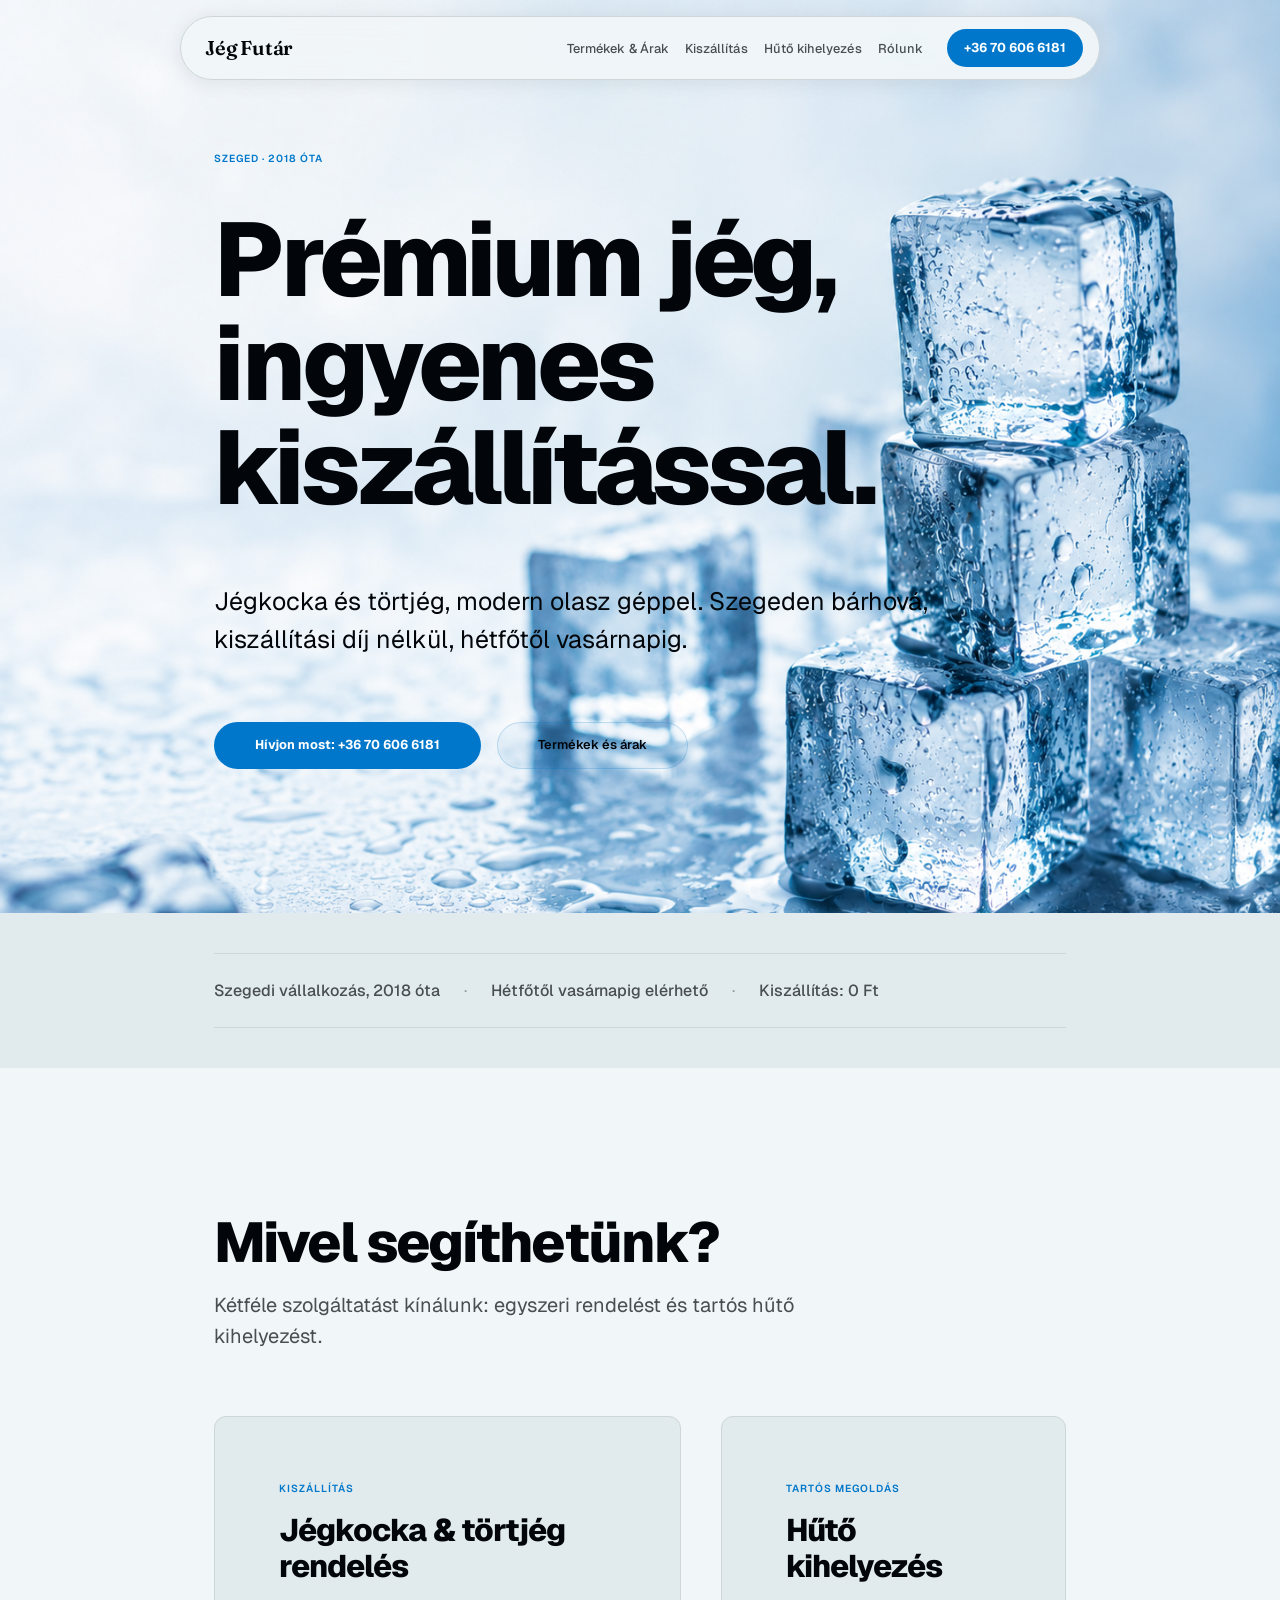
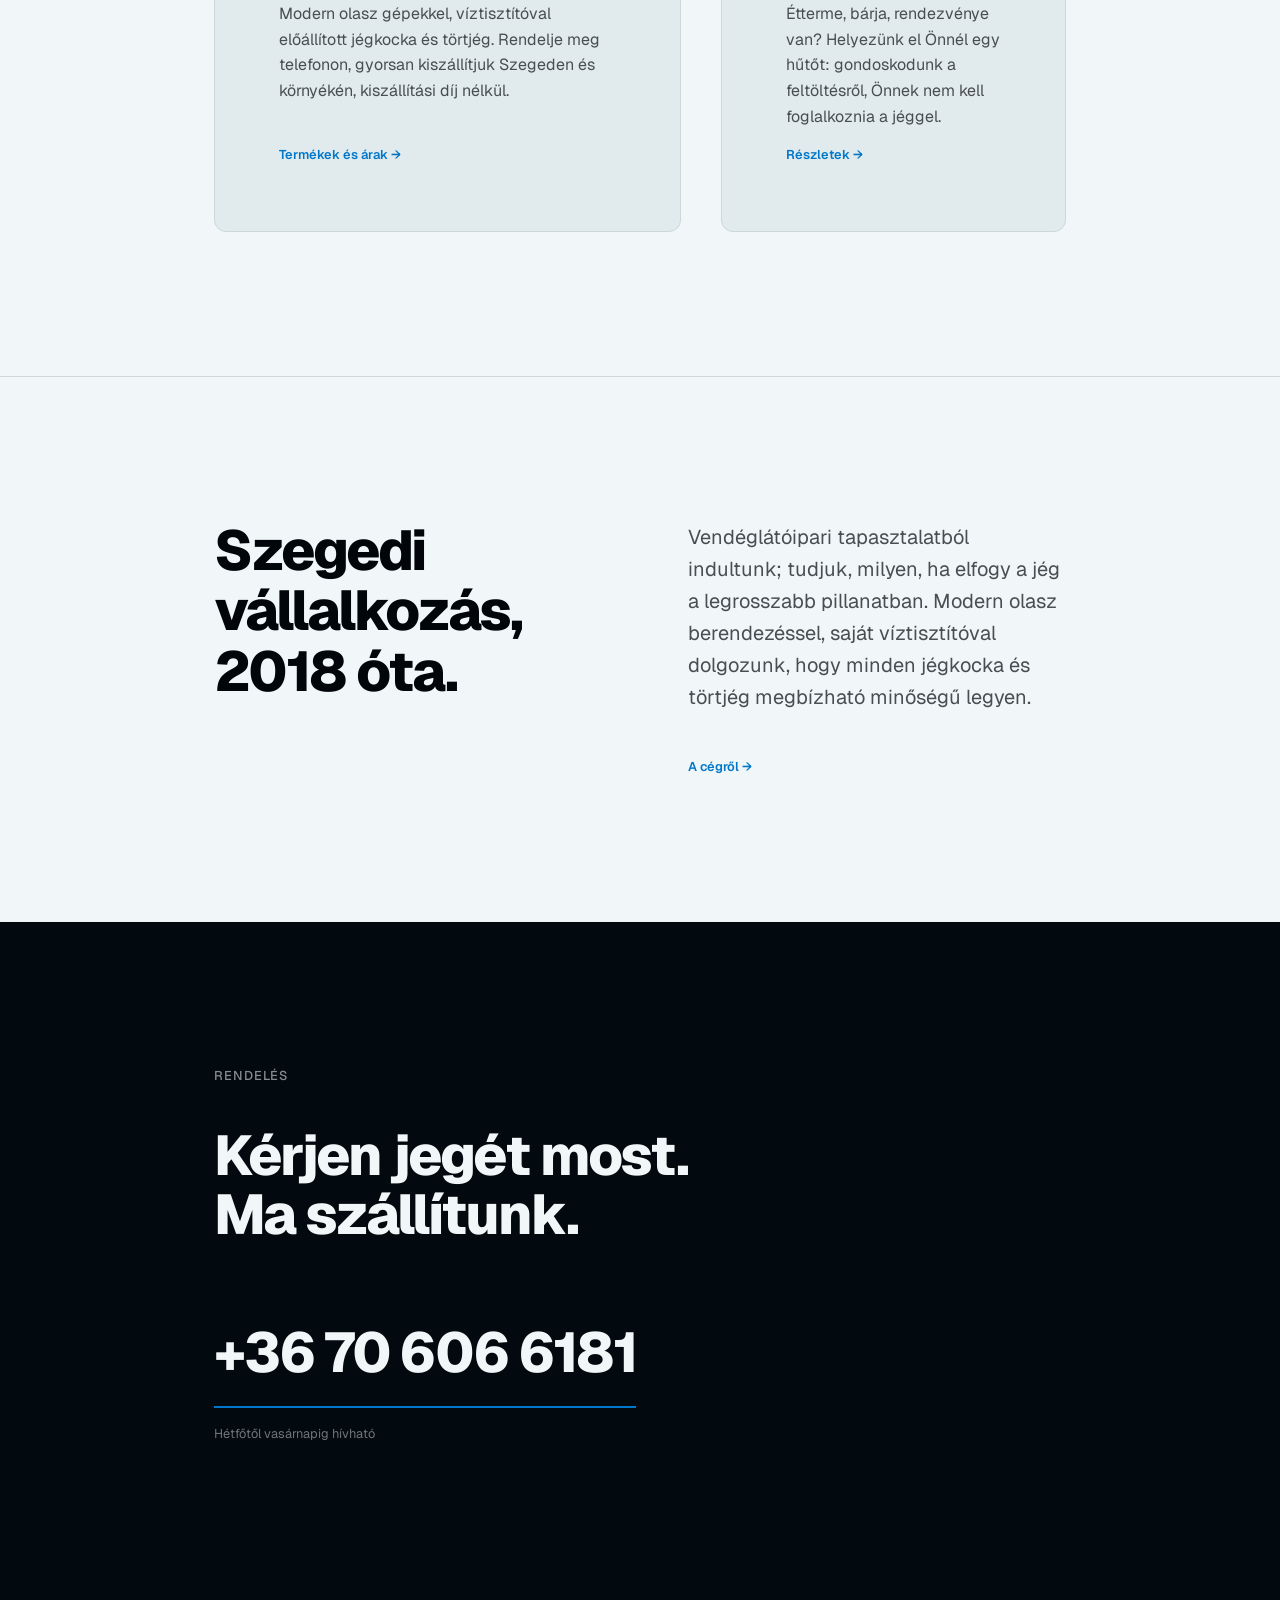
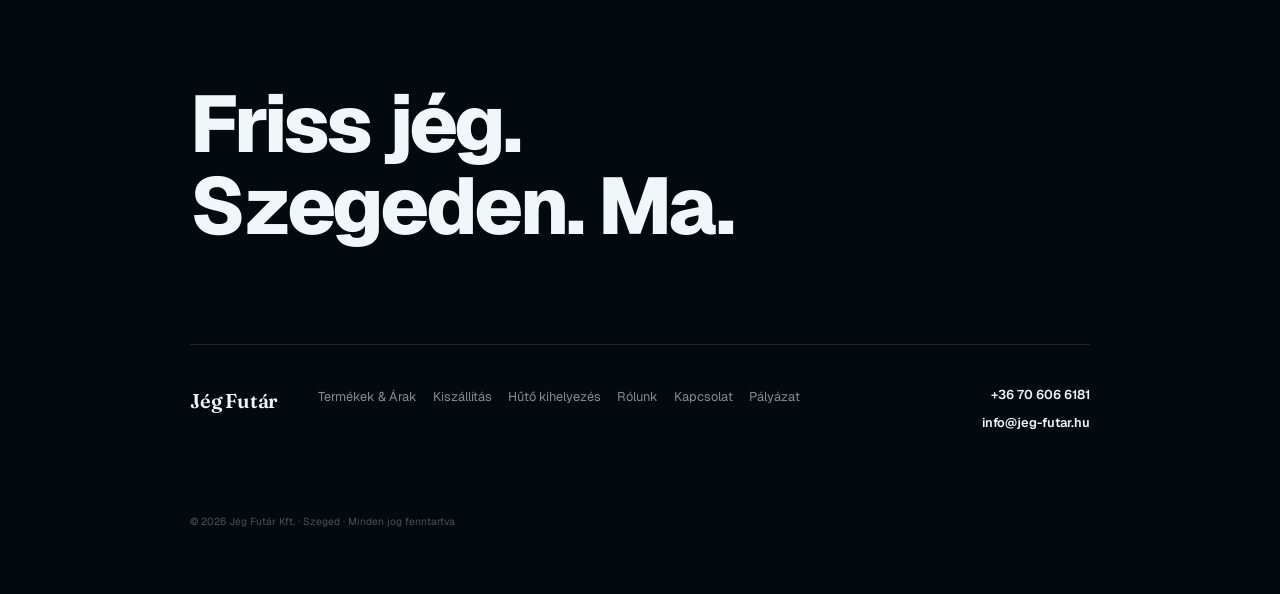
<file: index.html>
<!DOCTYPE html>
<html lang="hu">
<head>
  <meta charset="UTF-8">
  <meta name="viewport" content="width=device-width, initial-scale=1.0">
  <title>Jég Futár — Jégkocka kiszállítás Szegeden</title>
  <meta name="description" content="Ingyenes jégkocka és törtjég kiszállítás Szegeden és környékén. Gyors, megbízható, 2018 óta.">

  <link rel="preconnect" href="https://fonts.googleapis.com">
  <link rel="preconnect" href="https://fonts.gstatic.com" crossorigin>
  <link href="https://fonts.googleapis.com/css2?family=Fraunces:ital,opsz,wght@0,9..144,600;1,9..144,400&family=Geist:wght@400;500;700;800&display=swap" rel="stylesheet">

  <link rel="stylesheet" href="tokens.css">
  <link rel="stylesheet" href="style.css">

  <style>
    /* — Page background — */
    body {
      background-image: url('hatter.png');
      background-size: cover;
      background-position: center top;
      background-repeat: no-repeat;
      background-attachment: fixed;
    }
    @media (max-width: 768px) {
      body {
        background-image: url('hatter_mobil.png');
        background-attachment: scroll;
        background-size: cover;
        background-position: center top;
      }
    }

    /* — Stat-Led Hero — */
    .hero {
      padding-top: calc(5rem + var(--space-2xl));
      padding-bottom: var(--space-4xl);
      padding-inline: clamp(1rem, 4vw, 1.5rem);
      max-width: 900px;
      margin-inline: auto;
    }
    .hero__kicker {
      display: inline-block;
      font-size: var(--text-xs);
      font-weight: 600;
      letter-spacing: 0.1em;
      text-transform: uppercase;
      color: var(--color-accent);
      margin-bottom: var(--space-xl);
    }
    .hero__title {
      font-family: var(--font-display);
      font-size: clamp(3.25rem, 8vw + 0.5rem, 6.5rem);
      font-weight: 800;
      letter-spacing: -0.04em;
      line-height: 1.0;
      color: var(--color-ink);
      margin: 0 0 var(--space-2xl);
    }
    .hero__desc {
      font-size: var(--text-lg);
      font-weight: 400;
      color: var(--color-ink);
      max-width: 46ch;
      line-height: 1.5;
      margin-bottom: var(--space-2xl);
    }
    .hero__actions {
      display: flex;
      align-items: center;
      gap: var(--space-md);
      flex-wrap: wrap;
    }

    /* — Fact strip — */
    .stats-section {
      background: var(--color-paper-2);
      padding-block: var(--space-xl);
    }
    .fact-strip {
      display: flex;
      align-items: center;
      flex-wrap: wrap;
      padding-block: var(--space-lg);
      border-top: 1px solid var(--color-rule);
      border-bottom: 1px solid var(--color-rule);
      font-size: var(--text-base);
      font-weight: 500;
      color: var(--color-ink-2);
      gap: 0;
    }
    .fact-strip li {
      display: flex;
      align-items: center;
    }
    .fact-strip li + li::before {
      content: '·';
      margin-inline: var(--space-lg);
      color: var(--color-muted);
      font-weight: 400;
    }

    /* — Services — */
    .services {
      padding-block: var(--space-4xl);
    }
    .services__grid {
      display: grid;
      grid-template-columns: 1.15fr 0.85fr;
      gap: var(--space-xl);
      margin-top: var(--space-2xl);
    }
    .service-card {
      background: var(--color-paper-2);
      border: 1px solid var(--color-rule);
      border-radius: var(--radius-card);
      padding: var(--space-2xl);
      display: flex;
      flex-direction: column;
      gap: var(--space-md);
    }
    .service-card__tag {
      font-size: var(--text-xs);
      font-weight: 600;
      letter-spacing: 0.1em;
      text-transform: uppercase;
      color: var(--color-accent);
    }
    .service-card__title {
      font-size: var(--text-xl);
      font-weight: 800;
      letter-spacing: -0.03em;
      line-height: 1.15;
      color: var(--color-ink);
    }
    .service-card__body {
      font-size: var(--text-base);
      color: var(--color-ink-2);
      line-height: 1.6;
      flex: 1;
    }

    /* — About teaser — */
    .about-teaser {
      padding-block: var(--space-4xl);
      border-top: 1px solid var(--color-rule);
    }
    .about-teaser__inner {
      display: grid;
      grid-template-columns: 1fr 1fr;
      gap: var(--space-3xl);
      align-items: start;
    }
    .about-teaser__title {
      font-size: var(--text-display-s);
      font-weight: 800;
      letter-spacing: -0.035em;
      line-height: 1.08;
      color: var(--color-ink);
    }
    .about-teaser__body {
      font-size: var(--text-md);
      color: var(--color-ink-2);
      line-height: 1.6;
      margin-bottom: var(--space-xl);
    }

    /* — Responsive — */
    @media (max-width: 700px) {
      .services__grid {
        grid-template-columns: 1fr;
      }
      .about-teaser__inner {
        grid-template-columns: 1fr;
        gap: var(--space-xl);
      }
    }
    @media (max-width: 480px) {
      .hero__stat { line-height: 0.88; }
    }
  </style>
  <script src="animations.js" defer></script>
</head>
<body>
  <a href="#main" class="skip-link">Ugrás a tartalomhoz</a>

  <!-- Nav — N5 Floating pill -->
  <header class="site-header">
    <nav class="nav" id="nav" role="navigation" aria-label="Főmenü">
      <div class="nav__inner">
        <a href="index.html" class="nav__wordmark">Jég Futár</a>
        <ul class="nav__links" id="nav-links" role="list">
          <li><a href="termekeink.html" class="nav__link">Termékek &amp; Árak</a></li>
          <li><a href="kiszallitas.html" class="nav__link">Kiszállítás</a></li>
          <li><a href="huto-kihelyezes.html" class="nav__link">Hűtő kihelyezés</a></li>
          <li><a href="rolunk.html" class="nav__link">Rólunk</a></li>
        </ul>
        <a href="tel:+36706066181" class="nav__cta">+36 70 606 6181</a>
        <button class="nav__toggle" aria-expanded="false" aria-controls="nav-links" aria-label="Menü">
          <svg width="18" height="14" viewBox="0 0 18 14" fill="none" aria-hidden="true">
            <rect width="18" height="2" rx="1" fill="currentColor"/>
            <rect y="6" width="18" height="2" rx="1" fill="currentColor"/>
            <rect y="12" width="18" height="2" rx="1" fill="currentColor"/>
          </svg>
        </button>
      </div>
    </nav>
  </header>

  <main id="main">

    <!-- Hero -->
    <section class="hero" aria-labelledby="hero-heading">
      <span class="hero__kicker reveal" style="--i:0">Szeged · 2018 óta</span>
      <h1 class="hero__title reveal" id="hero-heading" style="--i:1">
        Prémium jég,<br>ingyenes<br>kiszállítással.
      </h1>
      <p class="hero__desc reveal" style="--i:2">
        Jégkocka és törtjég, modern olasz géppel. Szegeden bárhová,
        kiszállítási díj nélkül, hétfőtől vasárnapig.
      </p>
      <div class="hero__actions reveal" style="--i:3">
        <a href="tel:+36706066181" class="btn-primary">Hívjon most: +36 70 606 6181</a>
        <a href="termekeink.html" class="btn-secondary">Termékek és árak</a>
      </div>
    </section>

    <!-- Fact strip -->
    <section class="stats-section" aria-label="Miért Jég Futár">
      <div class="container">
        <ul class="fact-strip" role="list">
          <li>Szegedi vállalkozás, 2018 óta</li>
          <li>Hétfőtől vasárnapig elérhető</li>
          <li>Kiszállítás: 0 Ft</li>
        </ul>
      </div>
    </section>

    <!-- Services grid -->
    <section class="services container" aria-labelledby="services-heading">
      <div class="section-head">
        <h2 class="section-head__title" id="services-heading">Mivel segíthetünk?</h2>
        <p class="section-head__body">Kétféle szolgáltatást kínálunk: egyszeri rendelést és tartós hűtő kihelyezést.</p>
      </div>
      <div class="services__grid">
        <article class="service-card">
          <span class="service-card__tag">Kiszállítás</span>
          <h3 class="service-card__title">Jégkocka &amp; törtjég rendelés</h3>
          <p class="service-card__body">
            Modern olasz gépekkel, víztisztítóval előállított jégkocka és törtjég.
            Rendelje meg telefonon, gyorsan kiszállítjuk Szegeden és környékén,
            kiszállítási díj nélkül.
          </p>
          <a href="termekeink.html" class="link-arrow">Termékek és árak →</a>
        </article>
        <article class="service-card">
          <span class="service-card__tag">Tartós megoldás</span>
          <h3 class="service-card__title">Hűtő kihelyezés</h3>
          <p class="service-card__body">
            Étterme, bárja, rendezvénye van? Helyezünk el Önnél egy hűtőt: gondoskodunk
            a feltöltésről, Önnek nem kell foglalkoznia a jéggel.
          </p>
          <a href="huto-kihelyezes.html" class="link-arrow">Részletek →</a>
        </article>
      </div>
    </section>

    <!-- About teaser -->
    <section class="about-teaser">
      <div class="container">
        <div class="about-teaser__inner">
          <div>
            <h2 class="about-teaser__title">Szegedi vállalkozás,<br>2018 óta.</h2>
          </div>
          <div>
            <p class="about-teaser__body">
              Vendéglátóipari tapasztalatból indultunk; tudjuk, milyen, ha elfogy a jég a
              legrosszabb pillanatban. Modern olasz berendezéssel, saját víztisztítóval
              dolgozunk, hogy minden jégkocka és törtjég megbízható minőségű legyen.
            </p>
            <a href="rolunk.html" class="link-arrow">A cégről →</a>
          </div>
        </div>
      </div>
    </section>

    <!-- CTA dark section -->
    <section class="cta-dark" aria-labelledby="cta-heading">
      <div class="cta-dark__inner">
        <span class="cta-dark__kicker">Rendelés</span>
        <h2 class="cta-dark__headline" id="cta-heading">Kérjen jegét most.<br>Ma szállítunk.</h2>
        <a href="tel:+36706066181" class="cta-dark__number">+36 70 606 6181</a>
        <p class="cta-dark__sub">Hétfőtől vasárnapig hívható</p>
      </div>
    </section>

  </main>

  <!-- Footer — Ft5 Statement -->
  <footer class="site-footer" role="contentinfo">
    <div class="footer-inner">
      <p class="footer-statement">Friss jég.<br>Szegeden. Ma.</p>
      <div class="footer-rule"></div>
      <div class="footer-grid">
        <a href="index.html" class="footer-wordmark">Jég Futár</a>
        <nav class="footer-nav" aria-label="Lábléc navigáció">
          <a href="termekeink.html">Termékek &amp; Árak</a>
          <a href="kiszallitas.html">Kiszállítás</a>
          <a href="huto-kihelyezes.html">Hűtő kihelyezés</a>
          <a href="rolunk.html">Rólunk</a>
          <a href="kapcsolat.html">Kapcsolat</a>
          <a href="palyazat.html">Pályázat</a>
        </nav>
        <div class="footer-contact">
          <a href="tel:+36706066181">+36 70 606 6181</a>
          <a href="mailto:info@jeg-futar.hu">info@jeg-futar.hu</a>
        </div>
        <small class="footer-copyright">© 2026 Jég Futár Kft. · Szeged · Minden jog fenntartva</small>
      </div>
    </div>
  </footer>

  <script>
    const toggle = document.querySelector('.nav__toggle');
    const links  = document.getElementById('nav-links');
    toggle?.addEventListener('click', () => {
      const open = toggle.getAttribute('aria-expanded') === 'true';
      toggle.setAttribute('aria-expanded', String(!open));
      links?.classList.toggle('is-open', !open);
    });
    document.addEventListener('click', e => {
      if (!e.target.closest('.nav')) {
        toggle?.setAttribute('aria-expanded', 'false');
        links?.classList.remove('is-open');
      }
    });
  </script>
</body>
</html>
</file>
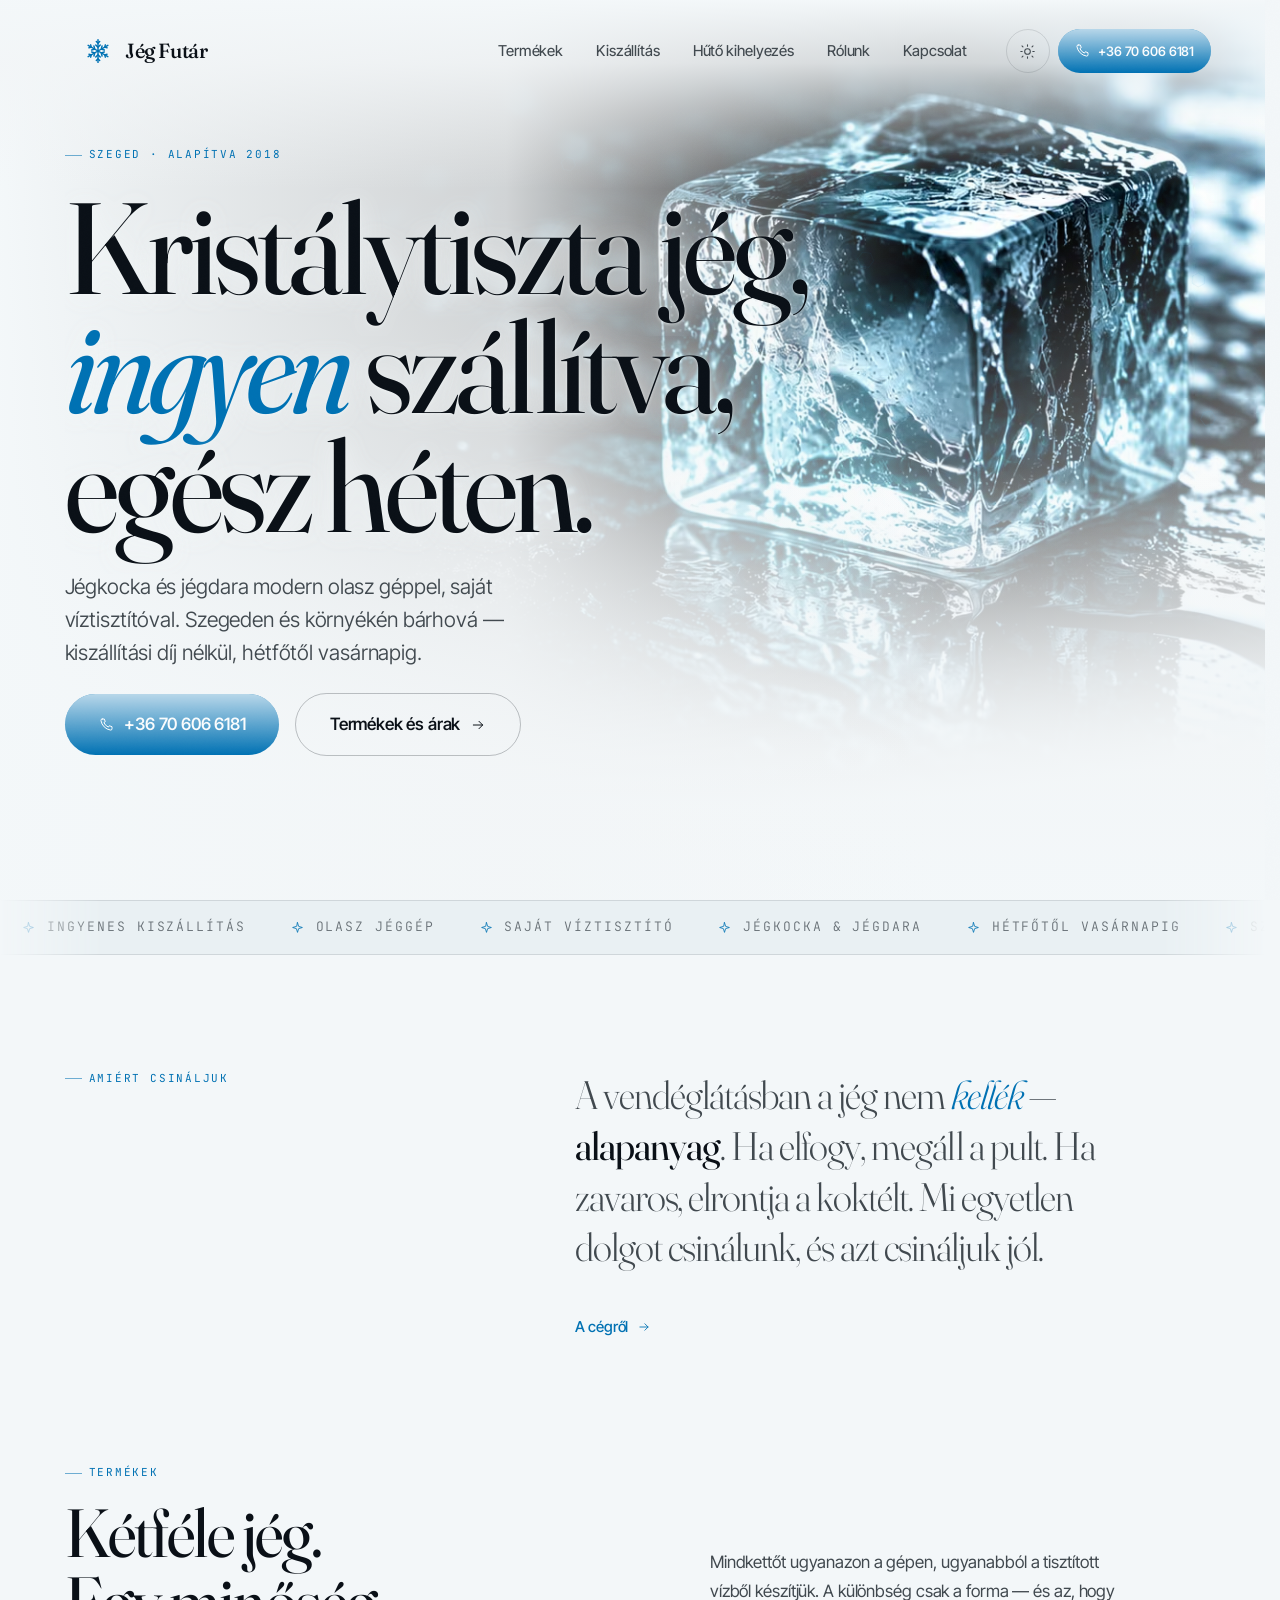
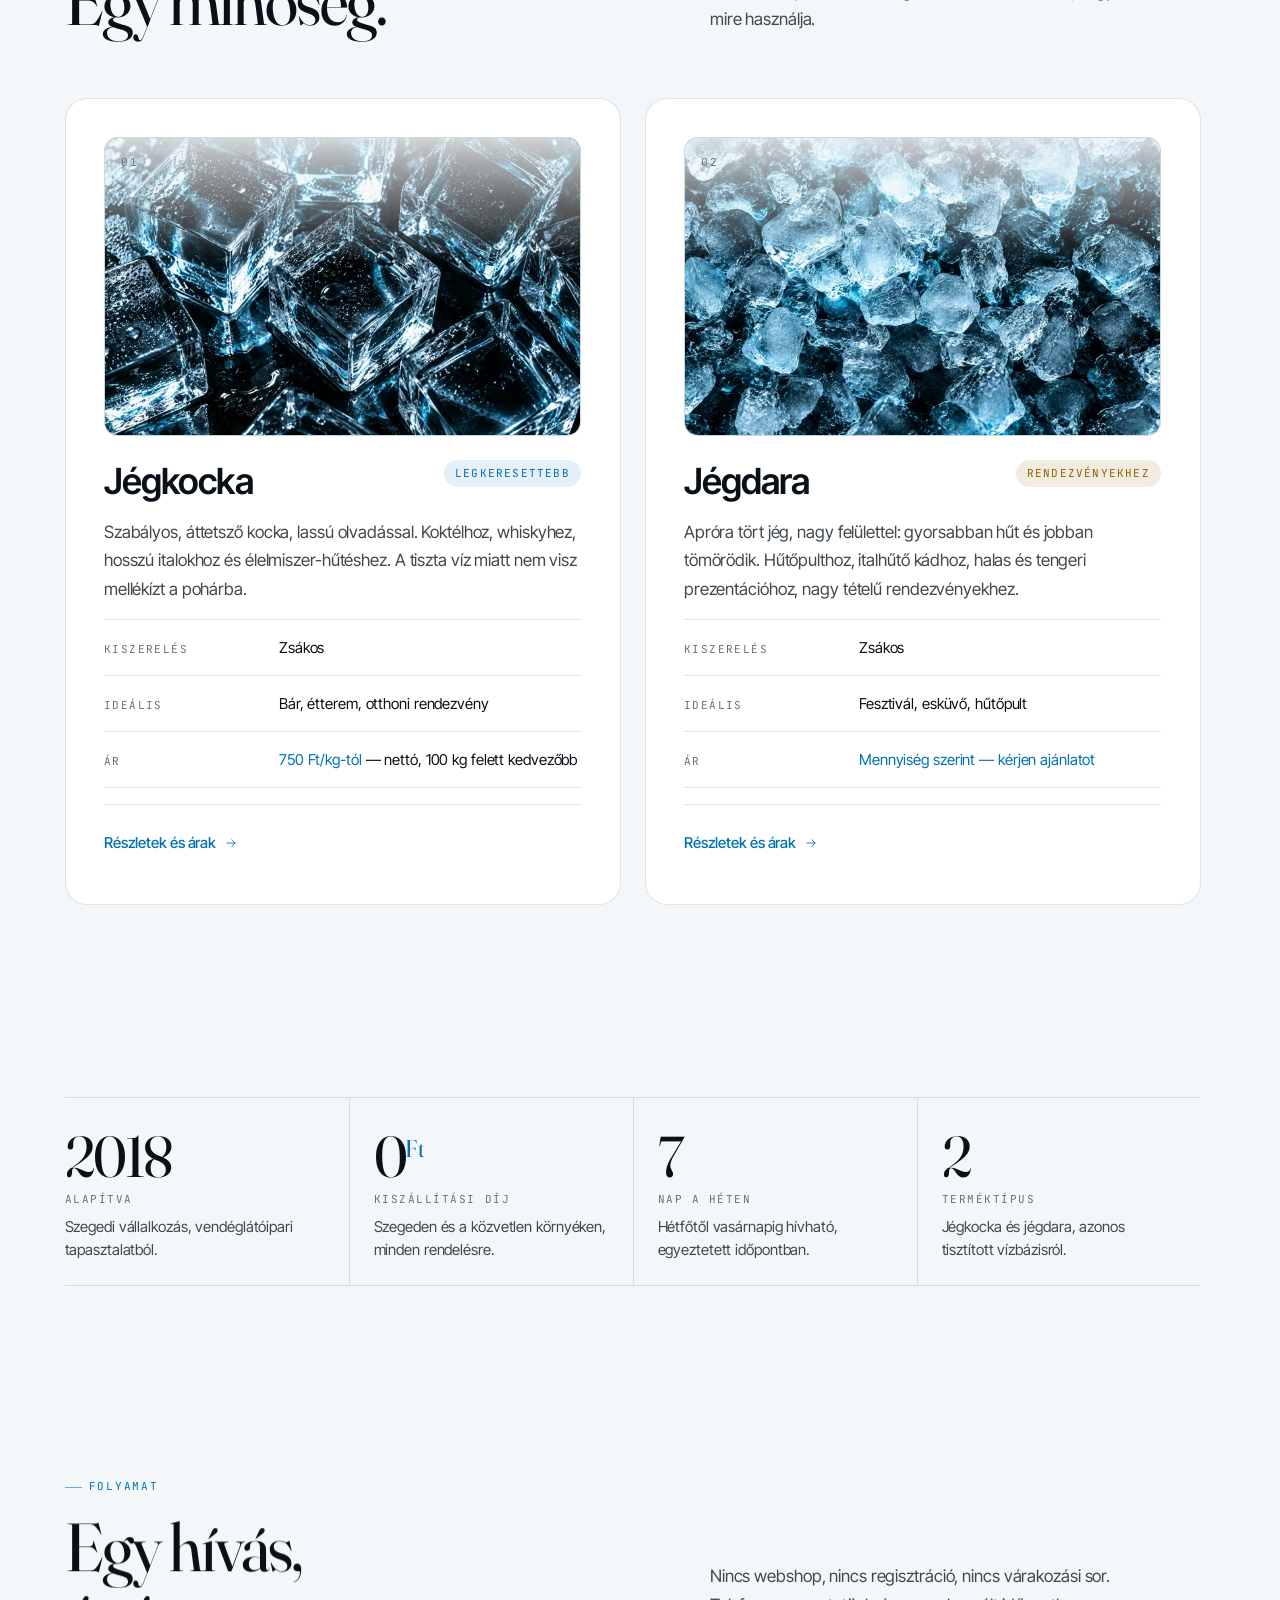
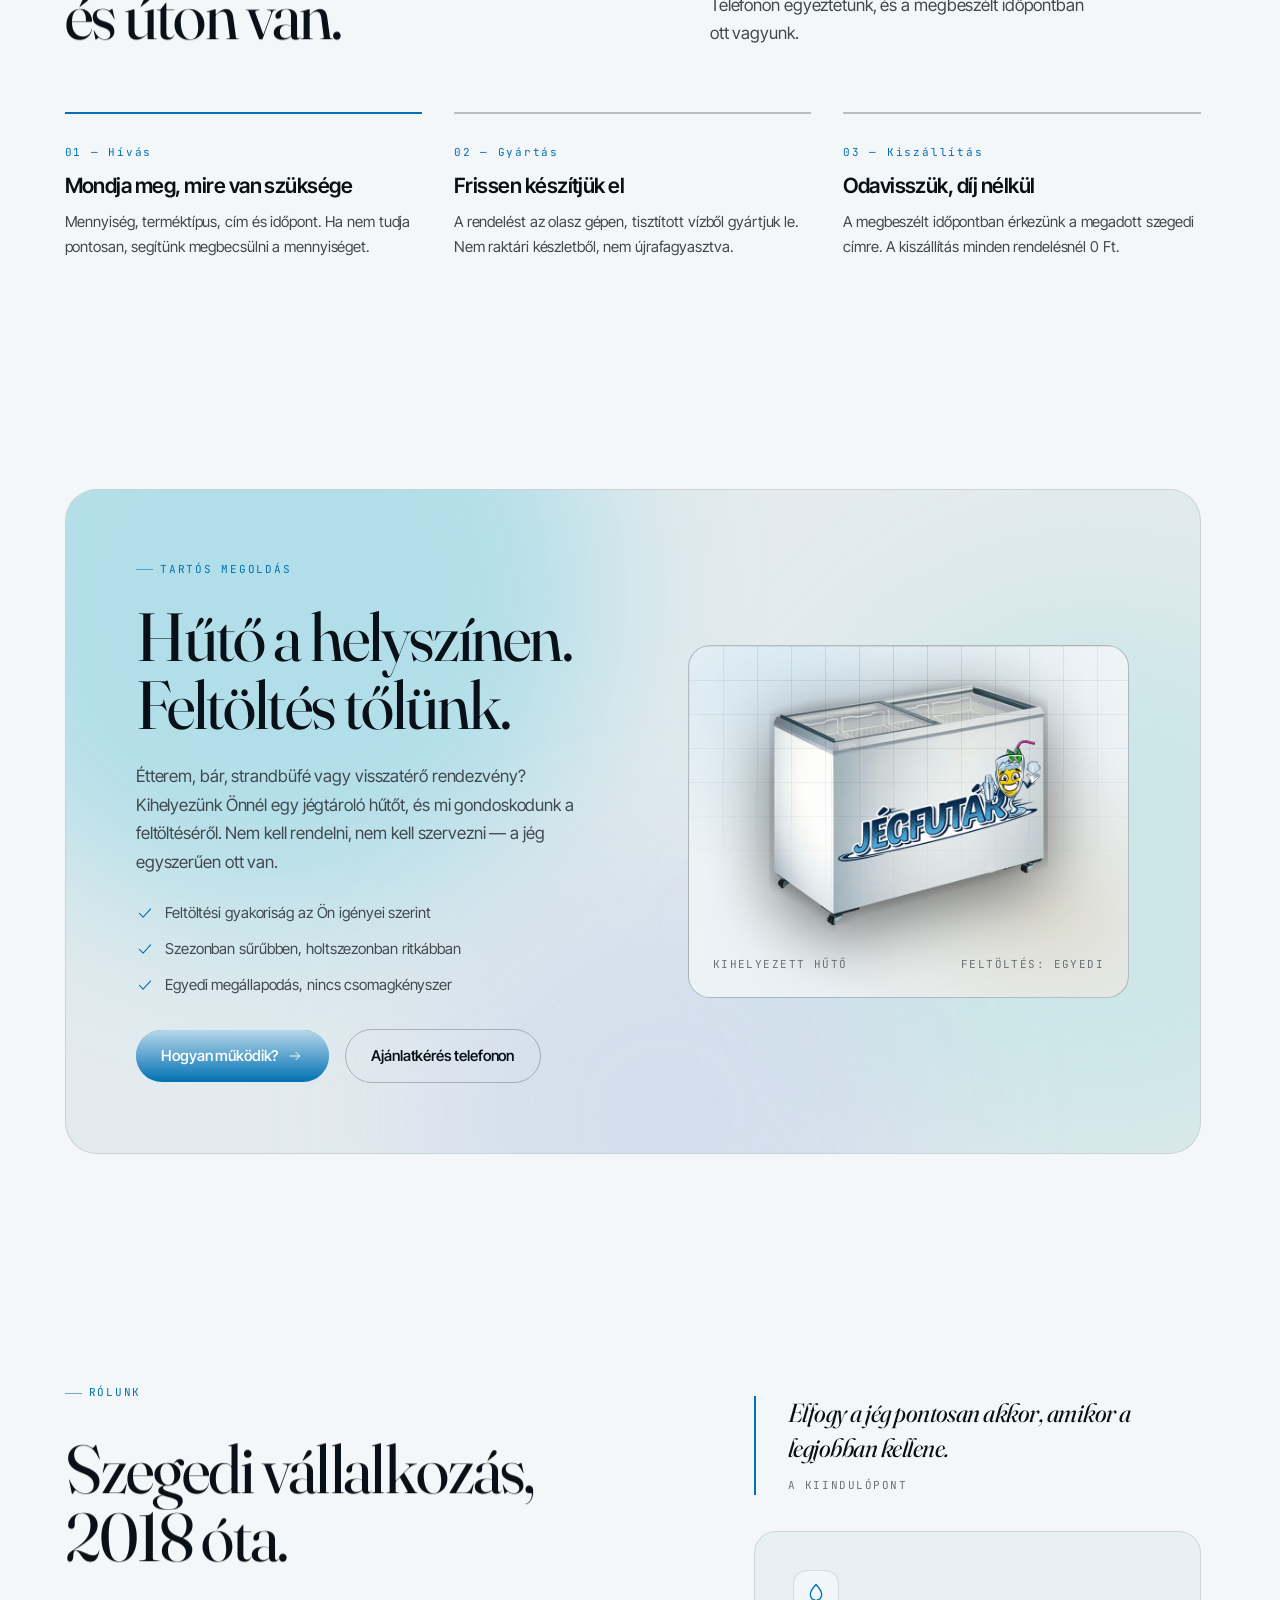
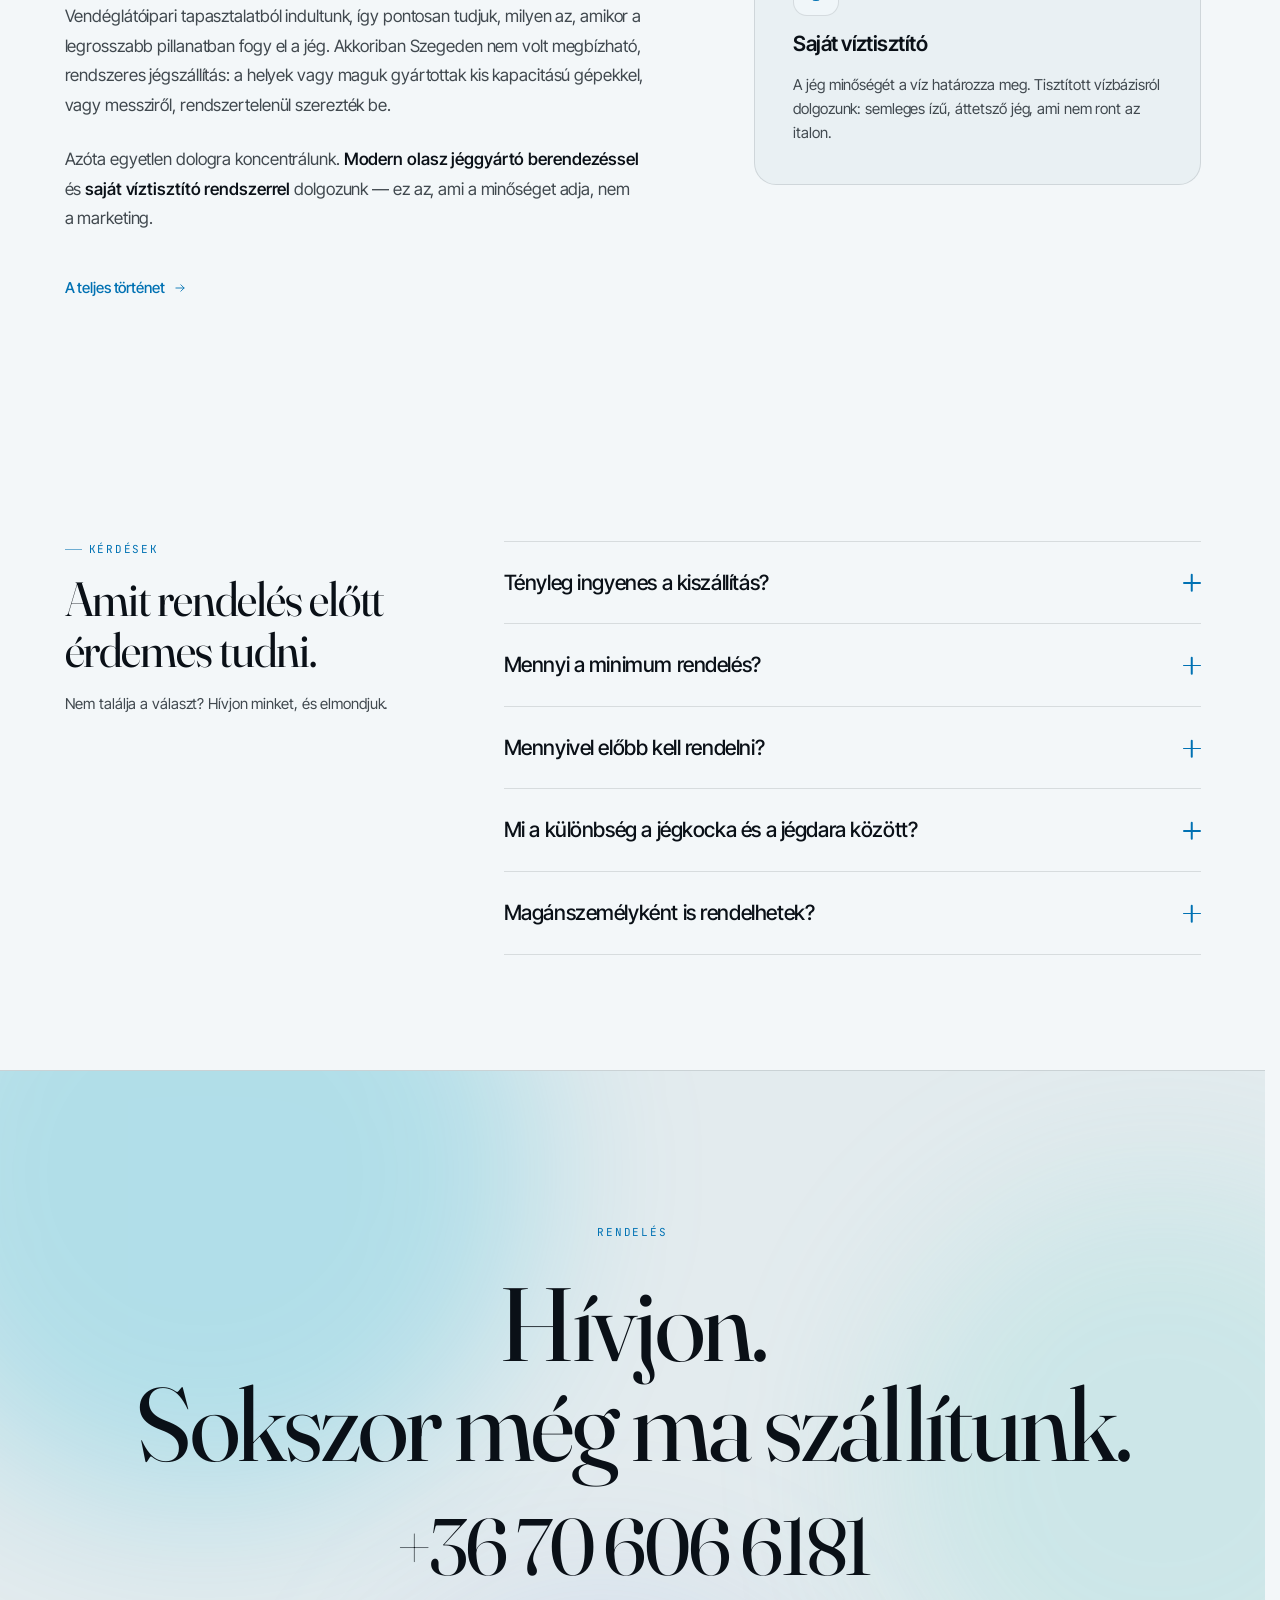
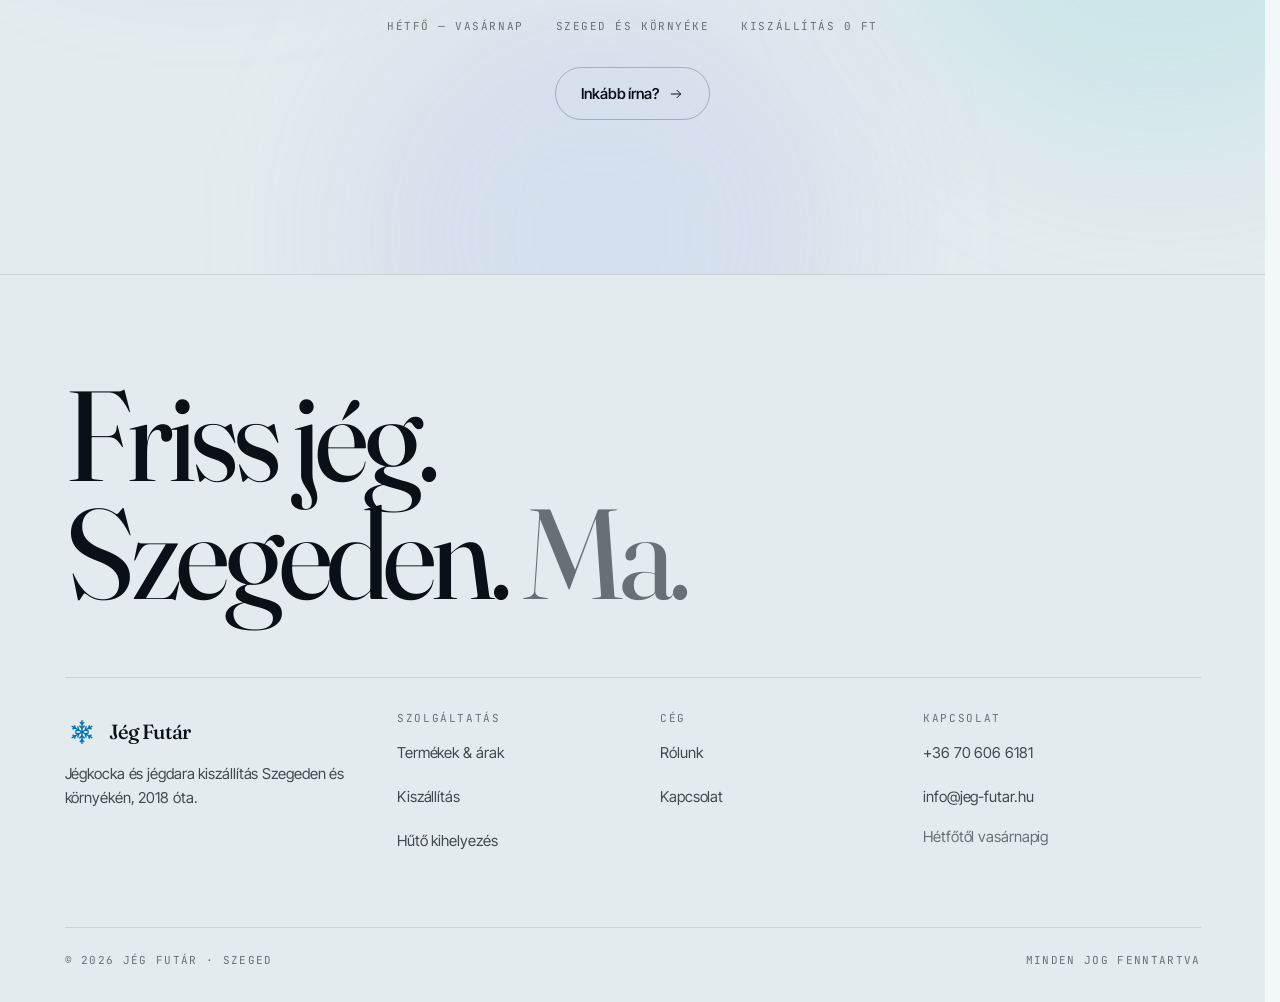
<file: redesign/index.html>
<!DOCTYPE html>
<html lang="hu" data-theme="dark">
<head>
<meta charset="UTF-8">
<meta name="viewport" content="width=device-width, initial-scale=1">
<title>Jég Futár — Prémium jégkocka és jégdara kiszállítás Szegeden</title>
<meta name="description" content="Kristálytiszta jégkocka és jégdara, modern olasz géppel és saját víztisztítóval. Ingyenes kiszállítás Szegeden és környékén, hétfőtől vasárnapig. 2018 óta.">
<meta name="theme-color" content="#0b0f16">
<link rel="canonical" href="https://jeg-futar.hu/">

<meta property="og:type" content="website">
<meta property="og:locale" content="hu_HU">
<meta property="og:site_name" content="Jég Futár">
<meta property="og:url" content="https://jeg-futar.hu/">
<meta property="og:title" content="Jég Futár — Prémium jég, ingyenes kiszállítással">
<meta property="og:description" content="Jégkocka és jégdara Szegeden, kiszállítási díj nélkül. Hétfőtől vasárnapig.">
<meta property="og:image" content="https://jeg-futar.hu/assets/img/og-jeg-futar.jpg">
<meta property="og:image:width" content="1200">
<meta property="og:image:height" content="628">
<meta property="og:image:alt" content="Kristálytiszta jégkockák sötét, nedves felületen">

<meta name="twitter:card" content="summary_large_image">
<meta name="twitter:title" content="Jég Futár — Prémium jég, ingyenes kiszállítással">
<meta name="twitter:description" content="Jégkocka és jégdara Szegeden, kiszállítási díj nélkül. Hétfőtől vasárnapig.">
<meta name="twitter:image" content="https://jeg-futar.hu/assets/img/og-jeg-futar.jpg">

<link rel="preconnect" href="https://fonts.googleapis.com">
<link rel="preconnect" href="https://fonts.gstatic.com" crossorigin>
<link href="https://fonts.googleapis.com/css2?family=Fraunces:ital,opsz,wght@0,9..144,300..700;1,9..144,300..500&family=Inter+Tight:wght@300..700&family=JetBrains+Mono:wght@300..500&display=swap" rel="stylesheet">

<link rel="stylesheet" href="assets/css/tokens.css">
<link rel="stylesheet" href="assets/css/main.css">

<script>
  (function () {
    document.documentElement.classList.add('js');
    try {
      var t = localStorage.getItem('jf-theme');
      if (t) { document.documentElement.dataset.theme = t; }
      else { document.documentElement.removeAttribute('data-theme'); }
    } catch (e) {}
  })();
</script>

<script type="application/ld+json">
{
  "@context": "https://schema.org",
  "@type": "LocalBusiness",
  "name": "Jég Futár",
  "description": "Jégkocka és jégdara kiszállítás Szegeden és környékén.",
  "telephone": "+36706066181",
  "email": "info@jeg-futar.hu",
  "foundingDate": "2018",
  "address": { "@type": "PostalAddress", "addressLocality": "Szeged", "addressCountry": "HU" },
  "areaServed": "Szeged és környéke",
  "openingHours": "Mo-Su"
}
</script>

<style>
  /* — Hero — */
  .hero {
    position: relative;
    min-height: 100svh;
    display: flex;
    flex-direction: column;
    justify-content: flex-end;
    padding-top: clamp(6rem, 12vh, 9rem);
    padding-bottom: var(--s-6);
    overflow: hidden;
    isolation: isolate;
  }

  .hero__photo {
    position: absolute;
    inset: 0;
    z-index: 0;
    pointer-events: none;
  }

  .hero__photo img {
    width: 100%;
    height: 100%;
    object-fit: cover;
    /* Keep the cube in the right third, clear of the headline column. */
    object-position: 82% 56%;
  }

  .hero__canvas {
    position: absolute;
    inset: 0;
    z-index: 0;
    pointer-events: none;
  }

  .hero__vignette {
    position: absolute;
    inset: 0;
    z-index: 0;
    pointer-events: none;
    background:
      /* Top band: the masthead is transparent at scroll-top and its links
         would otherwise sit on the photo — unreadable in the light theme. */
      linear-gradient(to bottom, var(--bg) 0%, var(--hero-scrim) 7%, transparent 21%),
      linear-gradient(to right, var(--bg) 0%, var(--hero-scrim) 40%, transparent 74%),
      linear-gradient(to top, var(--bg) 1%, var(--hero-scrim) 16%, transparent 48%),
      radial-gradient(130% 90% at 50% 0%, transparent 38%, var(--bg) 100%);
  }

  .hero__inner { position: relative; z-index: 1; width: 100%; }

  /* The headline crosses the ice; a soft same-colour halo keeps it legible
     without reading as a glow on the dark side. */
  .hero__title {
    margin-block: var(--s-5) var(--s-5);
    max-width: 15ch;
    text-shadow: var(--hero-type-shadow);
  }

  .hero__actions { margin-top: var(--s-5); }

  .hero__foot {
    display: flex;
    align-items: flex-end;
    justify-content: space-between;
    gap: var(--s-6);
    flex-wrap: wrap;
    margin-top: clamp(1rem, 3vh, 2.5rem);
    padding-top: var(--s-5);
    border-top: 1px solid var(--line);
  }

  .hero__facts {
    display: flex;
    gap: clamp(1.75rem, 5vw, 4rem);
    flex-wrap: wrap;
  }

  .hero__fact { display: grid; gap: var(--s-1); }

  .hero__fact-value {
    font-family: var(--font-display);
    font-variation-settings: "opsz" 144;
    font-size: clamp(1.6rem, 3vw, 2.4rem);
    font-weight: 400;
    letter-spacing: -0.035em;
    line-height: 1;
    font-feature-settings: "tnum" 1;
  }

  .hero__fact-label {
    font-family: var(--font-mono);
    font-size: var(--t-mono);
    letter-spacing: 0.14em;
    text-transform: uppercase;
    color: var(--text-3);
  }

  .hero__coords {
    font-family: var(--font-mono);
    font-size: var(--t-mono);
    letter-spacing: 0.13em;
    text-transform: uppercase;
    color: var(--text-3);
    text-align: right;
    line-height: 1.9;
  }

  @media (max-width: 680px) and (prefers-color-scheme: light) {
    :root:not([data-theme]) .hero__photo { display: none; }
  }

  @media (max-width: 680px) {
    /* The phone crop puts the ice up top, so the scrim runs bottom-up instead. */
    .hero__photo img { object-position: 50% 12%; }

    .hero__vignette {
      background:
        linear-gradient(to bottom, var(--bg) 0%, var(--hero-scrim) 6%, transparent 15%),
        linear-gradient(to top, var(--bg) 26%, var(--hero-scrim) 48%, transparent 76%),
        radial-gradient(130% 70% at 50% 0%, transparent 44%, var(--bg) 100%);
    }

    /* Stacked on a phone the headline sits ON the photo rather than beside it.
       That works on the dark key; on the light one, dark ink over dark ice does
       not, and no scrim fixes it without erasing the image. The light theme
       keeps its own gradient hero there. */
    :root[data-theme="light"] .hero__photo { display: none; }

    /* Keep the 0 Ft / 7 nap / 2018 strip inside the first viewport on a phone. */
    .hero { padding-top: clamp(5.5rem, 11vh, 7rem); }
    .hero__title { margin-block: var(--s-4) var(--s-4); }
    .hero__foot { gap: var(--s-4); margin-top: clamp(1rem, 3vh, 2rem); }
    .hero__facts { gap: var(--s-3) var(--s-4); }
    .hero__coords { text-align: left; line-height: 1.5; }
  }

  /* — Manifesto — */
  .manifesto__text {
    font-family: var(--font-display);
    font-variation-settings: "opsz" 120, "WONK" 1;
    font-size: clamp(1.5rem, 3.1vw, 2.6rem);
    font-weight: 300;
    line-height: 1.28;
    letter-spacing: -0.025em;
    color: var(--text-2);
    max-width: 24ch;
    text-wrap: pretty;
  }

  .manifesto__text b { font-weight: 400; color: var(--text); }
  .manifesto__text i { font-style: italic; color: var(--accent); }

  /* — Product card specifics — */
  .product__figure {
    position: relative;
    aspect-ratio: 16 / 10;
    border-radius: var(--r-md);
    overflow: hidden;
    border: 1px solid var(--line);
    background:
      radial-gradient(110% 100% at 30% 10%, var(--accent-wash), transparent 62%),
      linear-gradient(160deg, var(--bg-raised-2), var(--bg-inset));
    display: grid;
    place-items: center;
    color: var(--accent);
    margin-bottom: var(--s-2);
  }

  /* The figure is a centring grid (it used to hold an icon), so the picture
     has to be told to fill it — otherwise the image sits at content size. */
  .product__figure picture {
    display: block;
    width: 100%;
    height: 100%;
  }

  .product__figure img {
    width: 100%;
    height: 100%;
    object-fit: cover;
    display: block;
  }

  /* The index badge sits over the brightest part of the photo. */
  .product__figure::after {
    content: "";
    position: absolute;
    inset: 0 0 auto 0;
    height: 42%;
    background: linear-gradient(to bottom, var(--hero-scrim), transparent);
    pointer-events: none;
  }

  .product__index {
    position: absolute;
    z-index: 1;
    top: var(--s-4);
    left: var(--s-4);
    font-family: var(--font-mono);
    font-size: var(--t-mono);
    letter-spacing: 0.15em;
    color: var(--text-3);
  }

  /* — Process rail — */
  .rail {
    position: relative;
    display: grid;
    grid-template-columns: repeat(auto-fit, minmax(min(100%, 17rem), 1fr));
    gap: var(--s-6);
  }

  .rail__item { display: grid; gap: var(--s-3); align-content: start; position: relative; padding-top: var(--s-6); }

  .rail__item::before {
    content: "";
    position: absolute;
    top: 0; left: 0; right: 0;
    height: 2px;
    background: var(--line-strong);
  }

  .rail__item--active::before { background: var(--accent); }

  .rail__num {
    font-family: var(--font-mono);
    font-size: var(--t-mono);
    letter-spacing: 0.16em;
    color: var(--accent);
  }

  /* — FAQ layout — */
  .faq { display: grid; grid-template-columns: minmax(0, 0.7fr) minmax(0, 1.3fr); gap: clamp(2rem, 5vw, 5rem); align-items: start; }
  @media (max-width: 880px) { .faq { grid-template-columns: 1fr; } }
</style>
</head>

<body>

<!-- ═══ Icon sprite ═══════════════════════════════════════════ -->
<svg class="sr-only" aria-hidden="true" focusable="false" xmlns="http://www.w3.org/2000/svg">
  <defs>
    <g id="jf-arm" fill="none" stroke="currentColor" stroke-width="1.15" stroke-linecap="round" stroke-linejoin="round">
      <path d="M12 12.4V2.9"/>
      <path d="M10.65 4.45 12 5.8l1.35-1.35"/>
      <path d="M10.2 7.2 12 9l1.8-1.8"/>
    </g>
  </defs>

  <symbol id="i-crystal" viewBox="0 0 24 24">
    <use href="#jf-arm"/>
    <use href="#jf-arm" transform="rotate(60 12 12)"/>
    <use href="#jf-arm" transform="rotate(120 12 12)"/>
    <use href="#jf-arm" transform="rotate(180 12 12)"/>
    <use href="#jf-arm" transform="rotate(240 12 12)"/>
    <use href="#jf-arm" transform="rotate(300 12 12)"/>
  </symbol>

  <symbol id="i-arrow" viewBox="0 0 24 24"><path d="M5 12h14M13.5 6.5 19 12l-5.5 5.5"/></symbol>
    <symbol id="i-phone" viewBox="0 0 24 24"><path d="M6.4 3h3l1.5 4-2 1.4a12.2 12.2 0 0 0 6.7 6.7l1.4-2 4 1.5v3a2 2 0 0 1-2.2 2A17.2 17.2 0 0 1 4.4 5.2 2 2 0 0 1 6.4 3Z"/></symbol>
    <symbol id="i-check" viewBox="0 0 24 24"><path d="m4.5 12.5 5 5 10-11"/></symbol>
    <symbol id="i-spark" viewBox="0 0 24 24"><path d="m12 3 2.1 6.9L21 12l-6.9 2.1L12 21l-2.1-6.9L3 12l6.9-2.1z"/></symbol>
    <symbol id="i-sun" viewBox="0 0 24 24"><circle cx="12" cy="12" r="4"/><path d="M12 2.5v2M12 19.5v2M4.2 4.2l1.4 1.4M18.4 18.4l1.4 1.4M2.5 12h2M19.5 12h2M4.2 19.8l1.4-1.4M18.4 5.6l1.4-1.4"/></symbol>
    <symbol id="i-moon" viewBox="0 0 24 24"><path d="M20.2 14.6A8.6 8.6 0 0 1 9.4 3.8a8.6 8.6 0 1 0 10.8 10.8Z"/></symbol>
    <symbol id="i-alert" viewBox="0 0 24 24"><circle cx="12" cy="12" r="9"/><path d="M12 7.5v5M12 16.2v.01"/></symbol>
    <symbol id="i-cube" viewBox="0 0 24 24"><path d="m12 2.8 8 4.6v9.2l-8 4.6-8-4.6V7.4z"/><path d="m12 12.1 8-4.7M12 12.1v9.1M12 12.1 4 7.4"/></symbol>
    <symbol id="i-grain" viewBox="0 0 24 24"><path d="M6.4 3.6 9 5.1v3L6.4 9.6 3.8 8.1v-3zM17.2 7.2l2.6 1.5v3l-2.6 1.5-2.6-1.5v-3zM10.6 13.4l2.6 1.5v3l-2.6 1.5L8 17.9v-3z"/></symbol>
    <symbol id="i-fridge" viewBox="0 0 24 24"><rect x="4.8" y="2.8" width="14.4" height="18.4" rx="1.6"/><path d="M4.8 9.8h14.4M8 5.6v1.8M8 12.6v2.6"/></symbol>
    <symbol id="i-route" viewBox="0 0 24 24"><path d="M2.8 6.4h10.4v9.2H2.8zM13.2 9.6h3.5l2.5 2.8v3.2h-6z"/><circle cx="6.6" cy="17.8" r="1.8"/><circle cx="16.6" cy="17.8" r="1.8"/></symbol>
    <symbol id="i-clock" viewBox="0 0 24 24"><circle cx="12" cy="12" r="8.6"/><path d="M12 7.2V12l3.2 2"/></symbol>
    <symbol id="i-mail" viewBox="0 0 24 24"><rect x="3" y="5.6" width="18" height="12.8" rx="1.6"/><path d="m3.6 7 8.4 5.6L20.4 7"/></symbol>
    <symbol id="i-pin" viewBox="0 0 24 24"><path d="M12 21.2s6.6-5.8 6.6-10.4a6.6 6.6 0 1 0-13.2 0C5.4 15.4 12 21.2 12 21.2Z"/><circle cx="12" cy="10.6" r="2.4"/></symbol>
  <symbol id="i-drop" viewBox="0 0 24 24"><path d="M12 2.8s6.2 6.6 6.2 11a6.2 6.2 0 0 1-12.4 0c0-4.4 6.2-11 6.2-11Z"/></symbol>
</svg>

<div class="grain" aria-hidden="true"></div>
<a href="#main" class="skip-link">Ugrás a tartalomra</a>

<!-- ═══ Masthead ══════════════════════════════════════════════ -->
<header class="masthead">
  <nav class="nav" aria-label="Főmenü">
    <a href="index.html" class="brand" aria-label="Jég Futár — főoldal">
      <svg class="brand__mark" aria-hidden="true"><use href="#i-crystal"/></svg>
      <span class="brand__word">Jég&nbsp;Futár</span>
    </a>

    <ul class="nav__links" id="nav-links">
      <li><a href="termekek.html" class="nav__link">Termékek</a></li>
      <li><a href="kiszallitas.html" class="nav__link">Kiszállítás</a></li>
      <li><a href="huto-kihelyezes.html" class="nav__link">Hűtő kihelyezés</a></li>
      <li><a href="rolunk.html" class="nav__link">Rólunk</a></li>
      <li><a href="kapcsolat.html" class="nav__link">Kapcsolat</a></li>

      <li class="nav__drawer-foot">
        <a href="tel:+36706066181" class="btn btn--block">
          <svg aria-hidden="true"><use href="#i-phone"/></svg>
          +36 70 606 6181
        </a>
        <button class="theme-toggle theme-toggle--drawer" type="button" data-theme-toggle>
          <svg class="ico-moon" aria-hidden="true"><use href="#i-moon"/></svg>
          <svg class="ico-sun" aria-hidden="true"><use href="#i-sun"/></svg>
          <span data-theme-label>Világos téma</span>
        </button>
      </li>
    </ul>

    <div class="nav__tail">
      <button class="theme-toggle" type="button" data-theme-toggle aria-label="Világos téma bekapcsolása">
        <svg class="ico-moon" aria-hidden="true"><use href="#i-moon"/></svg>
        <svg class="ico-sun" aria-hidden="true"><use href="#i-sun"/></svg>
      </button>

      <a href="tel:+36706066181" class="btn btn--sm nav__cta-desktop">
        <svg aria-hidden="true"><use href="#i-phone"/></svg>
        +36 70 606 6181
      </a>

      <a href="tel:+36706066181" class="nav__cta-mobile" aria-label="Hívás: +36 70 606 6181">
        <svg aria-hidden="true"><use href="#i-phone"/></svg>
      </a>

      <button class="nav__burger" type="button" data-drawer-toggle
              aria-expanded="false" aria-controls="nav-links" aria-label="Menü megnyitása">
        <span></span><span></span><span></span>
      </button>
    </div>
  </nav>
</header>

<main id="main">

  <!-- ═══ Hero ════════════════════════════════════════════════ -->
  <section class="hero" aria-labelledby="hero-title">
    <div class="aurora" aria-hidden="true">
      <div class="aurora__blob"></div>
      <div class="aurora__blob"></div>
      <div class="aurora__blob"></div>
    </div>
    <picture class="hero__photo">
      <source media="(max-width: 680px)" type="image/avif"
              srcset="assets/img/hero-mobile-750.avif 750w, assets/img/hero-mobile-941.avif 941w" sizes="100vw">
      <source media="(max-width: 680px)" type="image/webp"
              srcset="assets/img/hero-mobile-750.webp 750w, assets/img/hero-mobile-941.webp 941w" sizes="100vw">
      <source type="image/avif"
              srcset="assets/img/hero-1200.avif 1200w, assets/img/hero-1672.avif 1672w" sizes="100vw">
      <img src="assets/img/hero-1672.webp"
           srcset="assets/img/hero-1200.webp 1200w, assets/img/hero-1672.webp 1672w" sizes="100vw"
           alt="" width="1672" height="941" fetchpriority="high" decoding="async">
    </picture>
    <canvas class="hero__canvas" data-ice-canvas aria-hidden="true"></canvas>
    <div class="hero__vignette" aria-hidden="true"></div>

    <div class="hero__inner shell">
      <p class="eyebrow reveal">Szeged · alapítva 2018</p>

      <h1 class="display-hero hero__title reveal-lines" id="hero-title">
        <span class="line"><span>Kristálytiszta jég,</span></span>
        <span class="line"><span><em>ingyen</em> szállítva,</span></span>
        <span class="line"><span>egész héten.</span></span>
      </h1>

      <p class="lede reveal" style="--delay:320ms">
        Jégkocka és jégdara modern olasz géppel, saját víztisztítóval.
        Szegeden és környékén bárhová — kiszállítási díj nélkül,
        hétfőtől vasárnapig.
      </p>

      <div class="cluster hero__actions reveal" style="--delay:420ms">
        <a href="tel:+36706066181" class="btn btn--lg" data-magnetic="0.22">
          <svg aria-hidden="true"><use href="#i-phone"/></svg>
          +36 70 606 6181
        </a>
        <a href="termekek.html" class="btn btn--ghost btn--lg">
          Termékek és árak
          <svg aria-hidden="true"><use href="#i-arrow"/></svg>
        </a>
      </div>

      <div class="hero__foot reveal" style="--delay:540ms">
        <div class="hero__facts">
          <div class="hero__fact">
            <span class="hero__fact-value">0 Ft</span>
            <span class="hero__fact-label">Kiszállítás</span>
          </div>
          <div class="hero__fact">
            <span class="hero__fact-value">7 nap</span>
            <span class="hero__fact-label">Elérhetőség</span>
          </div>
          <div class="hero__fact">
            <span class="hero__fact-value">2018</span>
            <span class="hero__fact-label">Alapítva</span>
          </div>
        </div>

        <p class="hero__coords">
          46.2530° É · 20.1414° K<br>
          Szeged, Magyarország
        </p>
      </div>
    </div>
  </section>

  <!-- ═══ Ticker ══════════════════════════════════════════════ -->
  <div class="ticker" aria-hidden="true">
    <div class="ticker__track">
      <div class="ticker__group">
        <span class="ticker__item"><svg><use href="#i-spark"/></svg> Ingyenes kiszállítás</span>
        <span class="ticker__item"><svg><use href="#i-spark"/></svg> Olasz jéggép</span>
        <span class="ticker__item"><svg><use href="#i-spark"/></svg> Saját víztisztító</span>
        <span class="ticker__item"><svg><use href="#i-spark"/></svg> Jégkocka &amp; jégdara</span>
        <span class="ticker__item"><svg><use href="#i-spark"/></svg> Hétfőtől vasárnapig</span>
        <span class="ticker__item"><svg><use href="#i-spark"/></svg> Szeged és környéke</span>
      </div>
      <div class="ticker__group">
        <span class="ticker__item"><svg><use href="#i-spark"/></svg> Ingyenes kiszállítás</span>
        <span class="ticker__item"><svg><use href="#i-spark"/></svg> Olasz jéggép</span>
        <span class="ticker__item"><svg><use href="#i-spark"/></svg> Saját víztisztító</span>
        <span class="ticker__item"><svg><use href="#i-spark"/></svg> Jégkocka &amp; jégdara</span>
        <span class="ticker__item"><svg><use href="#i-spark"/></svg> Hétfőtől vasárnapig</span>
        <span class="ticker__item"><svg><use href="#i-spark"/></svg> Szeged és környéke</span>
      </div>
    </div>
  </div>
  <p class="sr-only">Ingyenes kiszállítás, olasz jéggép, saját víztisztító, jégkocka és jégdara, hétfőtől vasárnapig, Szeged és környéke.</p>

  <!-- ═══ Manifesto ═══════════════════════════════════════════ -->
  <section class="section" aria-labelledby="manifesto-title">
    <div class="shell split-5-7">
      <p class="eyebrow reveal" id="manifesto-title">Amiért csináljuk</p>

      <div class="stack stack-6">
        <p class="manifesto__text reveal">
          A vendéglátásban a jég nem <i>kellék</i> — <b>alapanyag</b>.
          Ha elfogy, megáll a pult. Ha zavaros, elrontja a koktélt.
          Mi egyetlen dolgot csinálunk, és azt csináljuk jól.
        </p>

        <div class="cluster reveal" style="--delay:120ms">
          <a href="rolunk.html" class="arrow-link">
            A cégről
            <svg aria-hidden="true"><use href="#i-arrow"/></svg>
          </a>
        </div>
      </div>
    </div>
  </section>

  <!-- ═══ Products ════════════════════════════════════════════ -->
  <section class="section section--flush-top" aria-labelledby="products-title">
    <div class="shell">
      <div class="section-head section-head--split">
        <div class="stack stack-4">
          <p class="eyebrow reveal">Termékek</p>
          <h2 class="display-lg reveal-lines" id="products-title">
            <span class="line"><span>Kétféle jég.</span></span>
            <span class="line"><span>Egy minőség.</span></span>
          </h2>
        </div>
        <p class="body reveal max-44" style="--delay:160ms">
          Mindkettőt ugyanazon a gépen, ugyanabból a tisztított vízből készítjük.
          A különbség csak a forma — és az, hogy mire használja.
        </p>
      </div>

      <div class="grid-2">

        <article class="card card--glow card--lift reveal">
          <div class="product__figure">
            <span class="product__index">01</span>
            <picture>
              <source type="image/avif"
                      srcset="assets/img/ice-cubes-800.avif 800w, assets/img/ice-cubes-1400.avif 1400w"
                      sizes="(max-width: 900px) 92vw, 33vw">
              <img src="assets/img/ice-cubes-800.webp"
                   srcset="assets/img/ice-cubes-800.webp 800w, assets/img/ice-cubes-1400.webp 1400w"
                   sizes="(max-width: 900px) 92vw, 33vw"
                   alt="Kristálytiszta jégkockák közelről, nedves sötét felületen"
                   width="1400" height="788" loading="lazy" decoding="async">
            </picture>
          </div>

          <div class="card__top">
            <h3 class="heading heading-xl">Jégkocka</h3>
            <span class="badge">Legkeresettebb</span>
          </div>

          <p class="card__body">
            Szabályos, áttetsző kocka, lassú olvadással. Koktélhoz, whiskyhez,
            hosszú italokhoz és élelmiszer-hűtéshez. A tiszta víz miatt nem visz
            mellékízt a pohárba.
          </p>

          <div class="spec-list">
            <div class="spec-list__row">
              <span class="spec-list__key">Kiszerelés</span>
              <span class="spec-list__val">Zsákos</span>
            </div>
            <div class="spec-list__row">
              <span class="spec-list__key">Ideális</span>
              <span class="spec-list__val">Bár, étterem, otthoni rendezvény</span>
            </div>
            <div class="spec-list__row">
              <span class="spec-list__key">Ár</span>
              <span class="spec-list__val"><em>750 Ft/kg-tól</em> — nettó, 100 kg felett kedvezőbb</span>
            </div>
          </div>

          <div class="card__foot">
            <a href="termekek.html" class="arrow-link">
              Részletek és árak
              <svg aria-hidden="true"><use href="#i-arrow"/></svg>
            </a>
          </div>
        </article>

        <article class="card card--glow card--lift reveal" style="--delay:120ms">
          <div class="product__figure">
            <span class="product__index">02</span>
            <picture>
              <source type="image/avif"
                      srcset="assets/img/ice-nugget-800.avif 800w, assets/img/ice-nugget-1400.avif 1400w"
                      sizes="(max-width: 900px) 92vw, 33vw">
              <img src="assets/img/ice-nugget-800.webp"
                   srcset="assets/img/ice-nugget-800.webp 800w, assets/img/ice-nugget-1400.webp 1400w"
                   sizes="(max-width: 900px) 92vw, 33vw"
                   alt="Jégdara közelről — apró, áttetsző jégszemcsék"
                   width="1400" height="788" loading="lazy" decoding="async">
            </picture>
          </div>

          <div class="card__top">
            <h3 class="heading heading-xl">Jégdara</h3>
            <span class="badge badge--brass">Rendezvényekhez</span>
          </div>

          <p class="card__body">
            Apróra tört jég, nagy felülettel: gyorsabban hűt és jobban tömörödik.
            Hűtőpulthoz, italhűtő kádhoz, halas és tengeri prezentációhoz,
            nagy tételű rendezvényekhez.
          </p>

          <div class="spec-list">
            <div class="spec-list__row">
              <span class="spec-list__key">Kiszerelés</span>
              <span class="spec-list__val">Zsákos</span>
            </div>
            <div class="spec-list__row">
              <span class="spec-list__key">Ideális</span>
              <span class="spec-list__val">Fesztivál, esküvő, hűtőpult</span>
            </div>
            <div class="spec-list__row">
              <span class="spec-list__key">Ár</span>
              <span class="spec-list__val"><em>Mennyiség szerint — kérjen ajánlatot</em></span>
            </div>
          </div>

          <div class="card__foot">
            <a href="termekek.html" class="arrow-link">
              Részletek és árak
              <svg aria-hidden="true"><use href="#i-arrow"/></svg>
            </a>
          </div>
        </article>

      </div>
    </div>
  </section>

  <!-- ═══ Stats ═══════════════════════════════════════════════ -->
  <section class="section section--tight" aria-labelledby="stats-title">
    <div class="shell">
      <h2 class="sr-only" id="stats-title">Számokban</h2>

      <div class="stat-grid">
        <div class="stat reveal">
          <span class="stat__value">2018</span>
          <span class="stat__label">Alapítva</span>
          <p class="stat__note">Szegedi vállalkozás, vendéglátóipari tapasztalatból.</p>
        </div>
        <div class="stat reveal" style="--delay:90ms">
          <span class="stat__value">0<sup>Ft</sup></span>
          <span class="stat__label">Kiszállítási díj</span>
          <p class="stat__note">Szegeden és a közvetlen környéken, minden rendelésre.</p>
        </div>
        <div class="stat reveal" style="--delay:180ms">
          <span class="stat__value">7</span>
          <span class="stat__label">Nap a héten</span>
          <p class="stat__note">Hétfőtől vasárnapig hívható, egyeztetett időpontban.</p>
        </div>
        <div class="stat reveal" style="--delay:270ms">
          <span class="stat__value">2</span>
          <span class="stat__label">Terméktípus</span>
          <p class="stat__note">Jégkocka és jégdara, azonos tisztított vízbázisról.</p>
        </div>
      </div>
    </div>
  </section>

  <!-- ═══ Process ═════════════════════════════════════════════ -->
  <section class="section" aria-labelledby="process-title">
    <div class="shell">
      <div class="section-head section-head--split">
        <div class="stack stack-4">
          <p class="eyebrow reveal">Folyamat</p>
          <h2 class="display-lg reveal-lines" id="process-title">
            <span class="line"><span>Egy hívás,</span></span>
            <span class="line"><span>és úton van.</span></span>
          </h2>
        </div>
        <p class="body reveal max-44" style="--delay:160ms">
          Nincs webshop, nincs regisztráció, nincs várakozási sor.
          Telefonon egyeztetünk, és a megbeszélt időpontban ott vagyunk.
        </p>
      </div>

      <ol class="rail">
        <li class="rail__item rail__item--active reveal">
          <span class="rail__num">01 — Hívás</span>
          <h3 class="heading heading-md">Mondja meg, mire van szüksége</h3>
          <p class="body-sm">
            Mennyiség, terméktípus, cím és időpont. Ha nem tudja pontosan,
            segítünk megbecsülni a mennyiséget.
          </p>
        </li>
        <li class="rail__item reveal" style="--delay:110ms">
          <span class="rail__num">02 — Gyártás</span>
          <h3 class="heading heading-md">Frissen készítjük el</h3>
          <p class="body-sm">
            A rendelést az olasz gépen, tisztított vízből gyártjuk le.
            Nem raktári készletből, nem újrafagyasztva.
          </p>
        </li>
        <li class="rail__item reveal" style="--delay:220ms">
          <span class="rail__num">03 — Kiszállítás</span>
          <h3 class="heading heading-md">Odavisszük, díj nélkül</h3>
          <p class="body-sm">
            A megbeszélt időpontban érkezünk a megadott szegedi címre.
            A kiszállítás minden rendelésnél 0 Ft.
          </p>
        </li>
      </ol>
    </div>
  </section>

  <!-- ═══ Hűtő kihelyezés ═════════════════════════════════════ -->
  <section class="section" aria-labelledby="fridge-title">
    <div class="shell">
      <div class="panel reveal">
        <div class="aurora" aria-hidden="true">
          <div class="aurora__blob"></div>
          <div class="aurora__blob"></div>
          <div class="aurora__blob"></div>
        </div>

        <div class="panel__inner panel__split">
          <div class="stack stack-5">
            <p class="eyebrow">Tartós megoldás</p>

            <h2 class="display-lg" id="fridge-title">Hűtő a helyszínen.<br>Feltöltés tőlünk.</h2>

            <p class="body max-44">
              Étterem, bár, strandbüfé vagy visszatérő rendezvény? Kihelyezünk
              Önnél egy jégtároló hűtőt, és mi gondoskodunk a feltöltéséről.
              Nem kell rendelni, nem kell szervezni — a jég egyszerűen ott van.
            </p>

            <ul class="stack stack-3" role="list">
              <li class="cluster" style="gap:.7rem">
                <svg class="ico ico--sm text-accent" aria-hidden="true"><use href="#i-check"/></svg>
                <span class="body-sm">Feltöltési gyakoriság az Ön igényei szerint</span>
              </li>
              <li class="cluster" style="gap:.7rem">
                <svg class="ico ico--sm text-accent" aria-hidden="true"><use href="#i-check"/></svg>
                <span class="body-sm">Szezonban sűrűbben, holtszezonban ritkábban</span>
              </li>
              <li class="cluster" style="gap:.7rem">
                <svg class="ico ico--sm text-accent" aria-hidden="true"><use href="#i-check"/></svg>
                <span class="body-sm">Egyedi megállapodás, nincs csomagkényszer</span>
              </li>
            </ul>

            <div class="cluster" style="margin-top:.5rem">
              <a href="huto-kihelyezes.html" class="btn">
                Hogyan működik?
                <svg aria-hidden="true"><use href="#i-arrow"/></svg>
              </a>
              <a href="tel:+36706066181" class="btn btn--ghost">Ajánlatkérés telefonon</a>
            </div>
          </div>

          <div class="frost-plate">
            <div class="frost-plate__photo">
              <picture>
                <source type="image/avif"
                        srcset="assets/img/freezer-600.avif 600w, assets/img/freezer-832.avif 832w"
                        sizes="(max-width: 900px) 84vw, 38vw">
                <img src="assets/img/freezer-600.webp"
                     srcset="assets/img/freezer-600.webp 600w, assets/img/freezer-832.webp 832w"
                     sizes="(max-width: 900px) 84vw, 38vw"
                     alt="Jég Futár feliratú, kihelyezhető jégtároló ládahűtő"
                     width="832" height="832" loading="lazy" decoding="async">
              </picture>
            </div>
            <div class="frost-plate__caption">
              <span>Kihelyezett hűtő</span>
              <span>Feltöltés: egyedi</span>
            </div>
          </div>
        </div>
      </div>
    </div>
  </section>

  <!-- ═══ Rólunk teaser ═══════════════════════════════════════ -->
  <section class="section" aria-labelledby="about-title">
    <div class="shell split-7-5">
      <div class="stack stack-6">
        <p class="eyebrow reveal">Rólunk</p>

        <h2 class="display-lg reveal-lines" id="about-title">
          <span class="line"><span>Szegedi vállalkozás,</span></span>
          <span class="line"><span>2018 óta.</span></span>
        </h2>

        <div class="prose reveal" style="--delay:140ms">
          <p>
            Vendéglátóipari tapasztalatból indultunk, így pontosan tudjuk,
            milyen az, amikor a legrosszabb pillanatban fogy el a jég.
            Akkoriban Szegeden nem volt megbízható, rendszeres jégszállítás:
            a helyek vagy maguk gyártottak kis kapacitású gépekkel, vagy
            messziről, rendszertelenül szerezték be.
          </p>
          <p>
            Azóta egyetlen dologra koncentrálunk. <strong>Modern olasz
            jéggyártó berendezéssel</strong> és <strong>saját víztisztító
            rendszerrel</strong> dolgozunk — ez az, ami a minőséget adja,
            nem a marketing.
          </p>
        </div>

        <div class="cluster reveal" style="--delay:200ms">
          <a href="rolunk.html" class="arrow-link">
            A teljes történet
            <svg aria-hidden="true"><use href="#i-arrow"/></svg>
          </a>
        </div>
      </div>

      <aside class="stack stack-5 sticky-aside reveal" style="--delay:120ms">
        <div class="pull-quote">
          <p>Elfogy a jég pontosan akkor, amikor a legjobban kellene.</p>
          <cite>A kiindulópont</cite>
        </div>

        <div class="card card--inset stack stack-4">
          <div class="icon-tile"><svg aria-hidden="true"><use href="#i-drop"/></svg></div>
          <h3 class="heading heading-md">Saját víztisztító</h3>
          <p class="body-sm">
            A jég minőségét a víz határozza meg. Tisztított vízbázisról
            dolgozunk: semleges ízű, áttetsző jég, ami nem ront az italon.
          </p>
        </div>
      </aside>
    </div>
  </section>

  <!-- ═══ FAQ ═════════════════════════════════════════════════ -->
  <section class="section" aria-labelledby="faq-title">
    <div class="shell faq">
      <div class="stack stack-4 sticky-aside">
        <p class="eyebrow reveal">Kérdések</p>
        <h2 class="display reveal" id="faq-title">Amit rendelés előtt<br>érdemes tudni.</h2>
        <p class="body-sm reveal max-44" style="--delay:120ms">
          Nem találja a választ? Hívjon minket, és elmondjuk.
        </p>
      </div>

      <div class="accordion reveal">
        <div class="accordion__item">
          <h3>
            <button class="accordion__trigger" type="button" aria-expanded="false" aria-controls="faq-1">
              Tényleg ingyenes a kiszállítás?
              <span class="accordion__sign" aria-hidden="true"></span>
            </button>
          </h3>
          <div class="accordion__panel" id="faq-1">
            <div><p>
              Igen. Szegeden és a közvetlen környéken minden rendelésnél 0 Ft a
              kiszállítási díj, a rendelt mennyiségtől függetlenül. Ha a cím a
              határon van, hívjon: megmondjuk, hogy belefér-e.
            </p></div>
          </div>
        </div>

        <div class="accordion__item">
          <h3>
            <button class="accordion__trigger" type="button" aria-expanded="false" aria-controls="faq-2">
              Mennyi a minimum rendelés?
              <span class="accordion__sign" aria-hidden="true"></span>
            </button>
          </h3>
          <div class="accordion__panel" id="faq-2">
            <div><p>
              A minimum mennyiséget telefonon egyeztetjük, mert függ a címtől és
              az időponttól. Az árat viszont nem kell kitalálni: a jégkocka
              <strong>750 Ft/kg nettó</strong>, 100 kg felett 725, 200 kg felett
              700 Ft/kg. A teljes lista a
              <a href="termekek.html#arak">Termékek oldalon</a>.
            </p></div>
          </div>
        </div>

        <div class="accordion__item">
          <h3>
            <button class="accordion__trigger" type="button" aria-expanded="false" aria-controls="faq-3">
              Mennyivel előbb kell rendelni?
              <span class="accordion__sign" aria-hidden="true"></span>
            </button>
          </h3>
          <div class="accordion__panel" id="faq-3">
            <div><p>
              Sok esetben aznap is tudunk szállítani. Nagyobb rendezvényes
              tételnél viszont érdemes előre szólni, hogy a gyártást be tudjuk
              ütemezni — ilyenkor napokkal korábban egyeztessünk.
            </p></div>
          </div>
        </div>

        <div class="accordion__item">
          <h3>
            <button class="accordion__trigger" type="button" aria-expanded="false" aria-controls="faq-4">
              Mi a különbség a jégkocka és a jégdara között?
              <span class="accordion__sign" aria-hidden="true"></span>
            </button>
          </h3>
          <div class="accordion__panel" id="faq-4">
            <div><p>
              A jégkocka lassabban olvad, és a pohárban jól mutat — italokhoz,
              koktélokhoz való. A jégdara nagyobb felületű, ezért gyorsabban hűt
              és jobban tömörödik: hűtőpulthoz, italhűtő kádhoz, prezentációhoz ideális.
            </p></div>
          </div>
        </div>

        <div class="accordion__item">
          <h3>
            <button class="accordion__trigger" type="button" aria-expanded="false" aria-controls="faq-5">
              Magánszemélyként is rendelhetek?
              <span class="accordion__sign" aria-hidden="true"></span>
            </button>
          </h3>
          <div class="accordion__panel" id="faq-5">
            <div><p>
              Igen. Éttermeknek és bároknak szállítunk a legtöbbet, de kerti
              parti, esküvő vagy családi rendezvény esetén magánszemélyeknek is.
            </p></div>
          </div>
        </div>
      </div>
    </div>
  </section>

  <!-- ═══ Closer ══════════════════════════════════════════════ -->
  <section class="closer" aria-labelledby="closer-title">
    <div class="aurora" aria-hidden="true">
      <div class="aurora__blob"></div>
      <div class="aurora__blob"></div>
      <div class="aurora__blob"></div>
    </div>

    <div class="shell closer__inner">
      <p class="eyebrow eyebrow--plain reveal">Rendelés</p>

      <h2 class="display-xl reveal" id="closer-title" style="--delay:80ms">
        Hívjon.<br>Sokszor még ma szállítunk.
      </h2>

      <a href="tel:+36706066181" class="phone-display reveal" style="--delay:160ms" data-magnetic="0.12">
        +36 70 606 6181
      </a>

      <div class="closer__meta reveal" style="--delay:240ms">
        <span>Hétfő — Vasárnap</span>
        <span>Szeged és környéke</span>
        <span>Kiszállítás 0 Ft</span>
      </div>

      <div class="cluster reveal" style="--delay:300ms; justify-content:center">
        <a href="kapcsolat.html" class="btn btn--ghost">
          Inkább írna?
          <svg aria-hidden="true"><use href="#i-arrow"/></svg>
        </a>
      </div>
    </div>
  </section>

</main>

<!-- ═══ Footer ════════════════════════════════════════════════ -->
<footer class="footer">
  <div class="shell">
    <p class="footer__statement reveal-lines">
      <span class="line"><span>Friss jég.</span></span>
      <span class="line"><span>Szegeden. <span>Ma.</span></span></span>
    </p>

    <div class="footer__grid">
      <div class="footer__col">
        <a href="index.html" class="brand" aria-label="Jég Futár — főoldal">
          <svg class="brand__mark" aria-hidden="true"><use href="#i-crystal"/></svg>
          <span class="brand__word">Jég&nbsp;Futár</span>
        </a>
        <p class="body-sm max-44" style="margin-top:.5rem">
          Jégkocka és jégdara kiszállítás Szegeden és környékén, 2018 óta.
        </p>
      </div>

      <nav class="footer__col" aria-label="Szolgáltatások">
        <p class="footer__title">Szolgáltatás</p>
        <a href="termekek.html" class="footer__link">Termékek &amp; árak</a>
        <a href="kiszallitas.html" class="footer__link">Kiszállítás</a>
        <a href="huto-kihelyezes.html" class="footer__link">Hűtő kihelyezés</a>
      </nav>

      <nav class="footer__col" aria-label="Cég">
        <p class="footer__title">Cég</p>
        <a href="rolunk.html" class="footer__link">Rólunk</a>
        <a href="kapcsolat.html" class="footer__link">Kapcsolat</a>
      </nav>

      <div class="footer__col">
        <p class="footer__title">Kapcsolat</p>
        <a href="tel:+36706066181" class="footer__link">+36 70 606 6181</a>
        <a href="mailto:info@jeg-futar.hu" class="footer__link">info@jeg-futar.hu</a>
        <p class="body-sm text-muted" style="margin-top:.35rem">Hétfőtől vasárnapig</p>
      </div>
    </div>

    <div class="footer__bar">
      <span>© 2026 Jég Futár · Szeged</span>
      <span>Minden jog fenntartva</span>
    </div>
  </div>
</footer>

<script src="assets/js/main.js" defer></script>
</body>
</html>
</file>
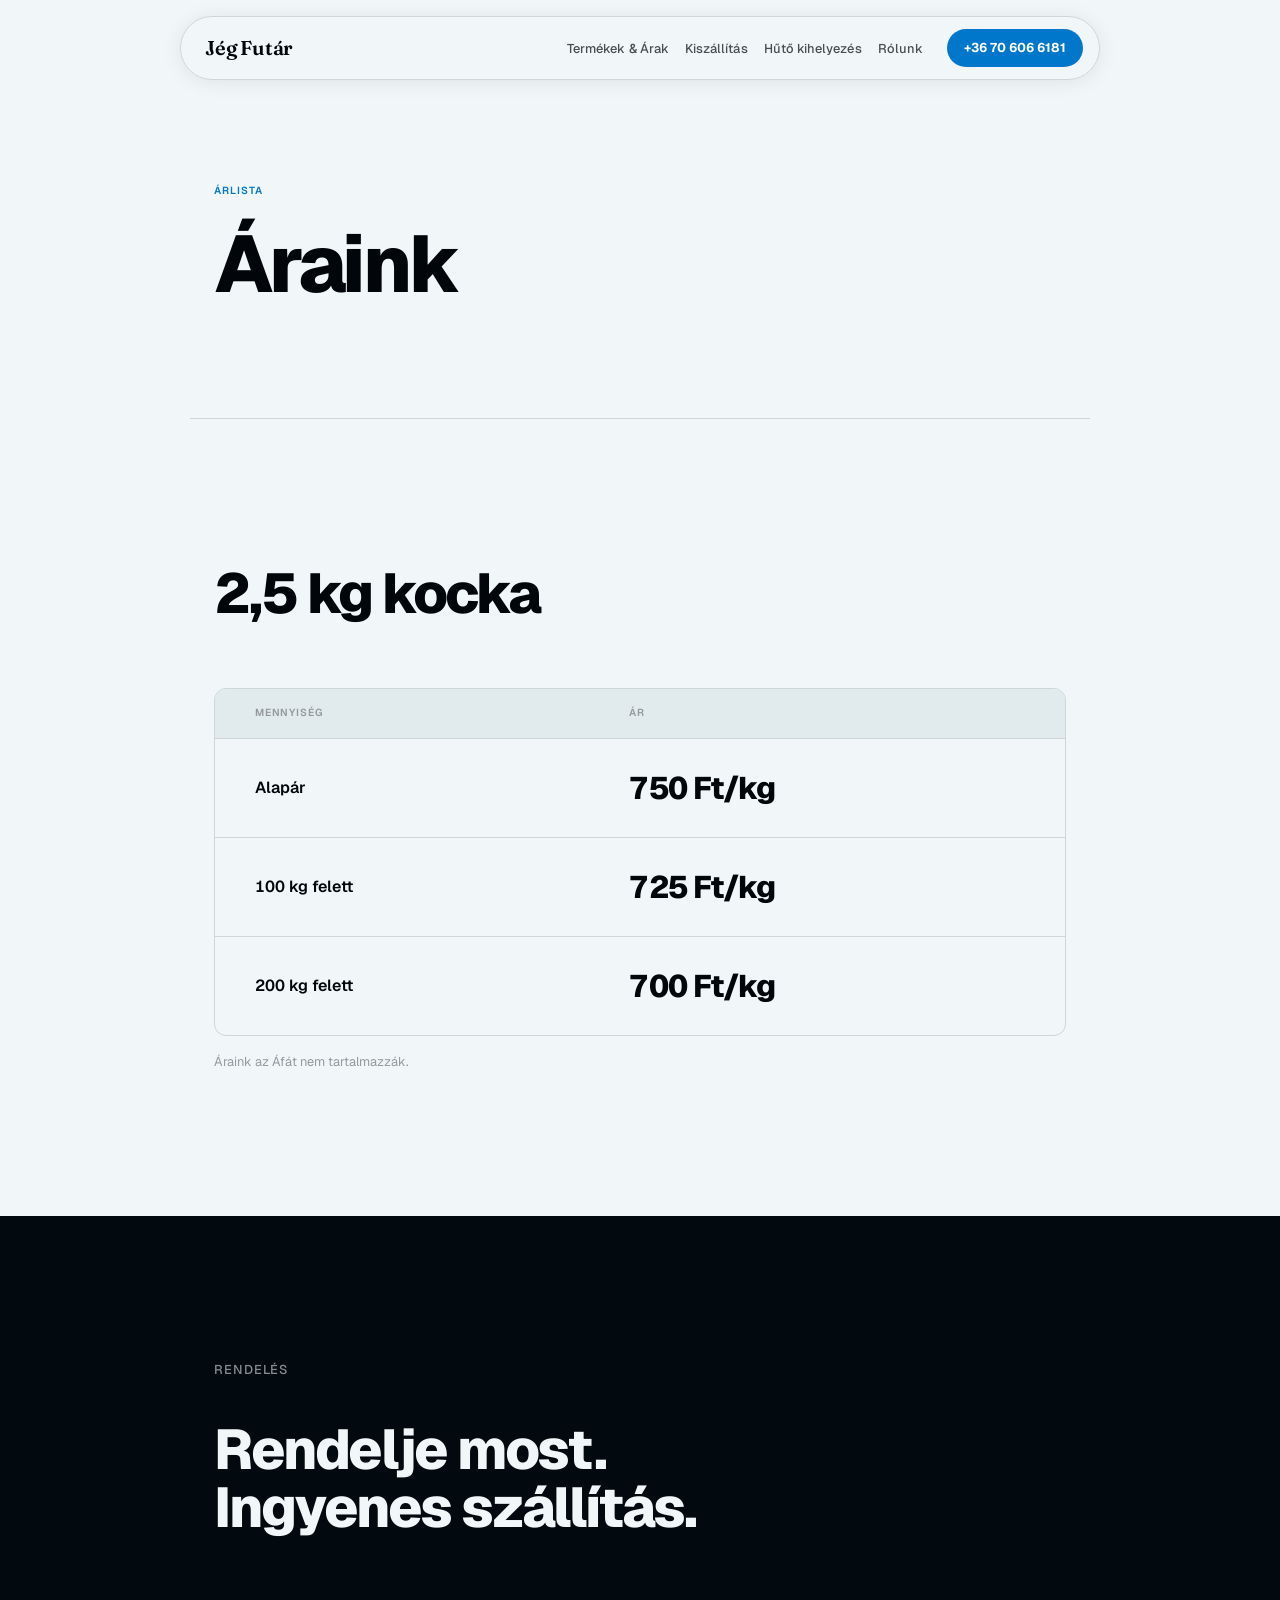
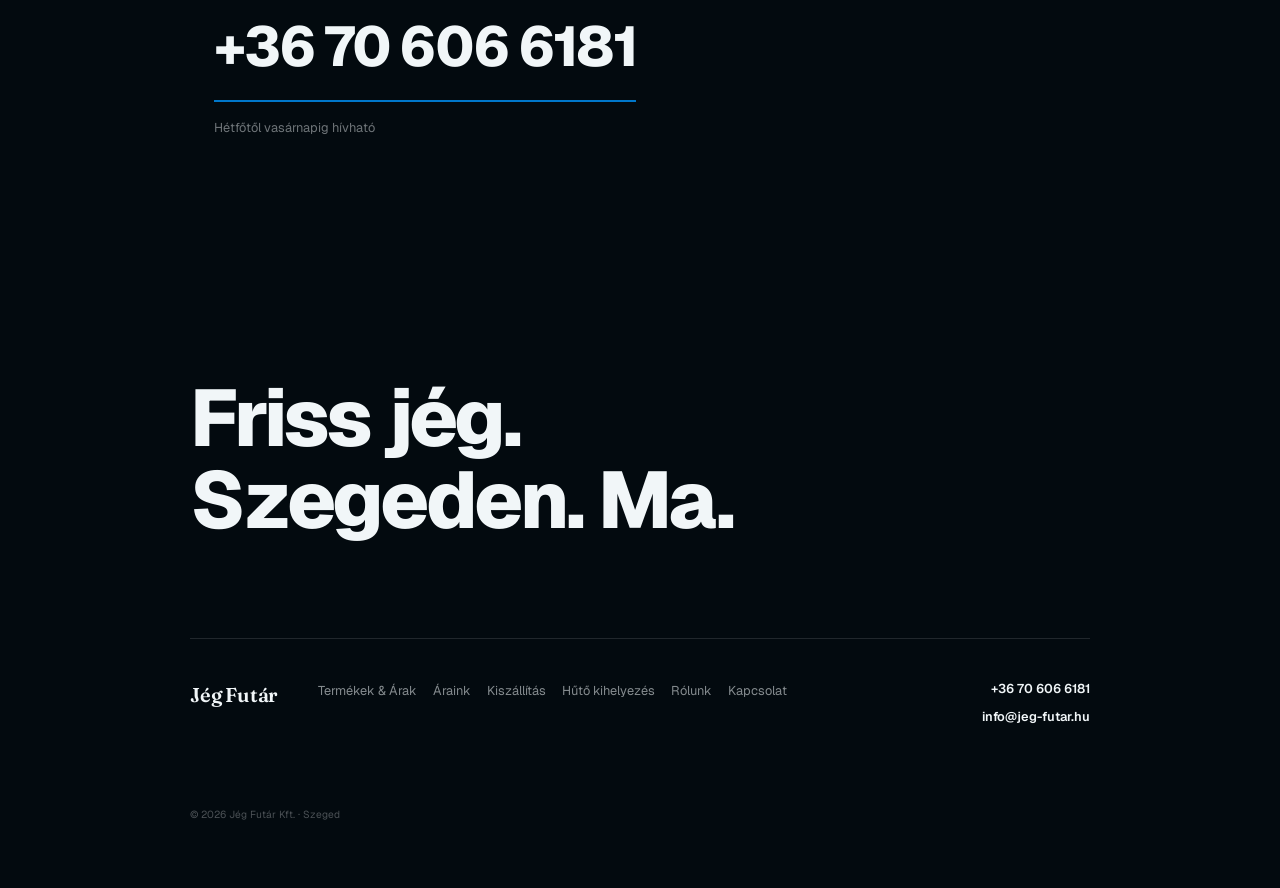
<file: araink.html>
<!DOCTYPE html>
<html lang="hu">
<head>
  <meta charset="UTF-8">
  <meta name="viewport" content="width=device-width, initial-scale=1.0">
  <title>Áraink — Jég Futár</title>
  <meta name="description" content="Jégkocka árak Szegeden. Mennyiségi kedvezmények jégkocka rendelésnél.">

  <link rel="preconnect" href="https://fonts.googleapis.com">
  <link rel="preconnect" href="https://fonts.gstatic.com" crossorigin>
  <link href="https://fonts.googleapis.com/css2?family=Fraunces:ital,opsz,wght@0,9..144,600;1,9..144,400&family=Geist:wght@400;500;700;800&display=swap" rel="stylesheet">

  <link rel="stylesheet" href="tokens.css">
  <link rel="stylesheet" href="style.css">

  <style>
    .page-header {
      padding-top: calc(5rem + var(--space-3xl));
      padding-bottom: var(--space-3xl);
      border-bottom: 1px solid var(--color-rule);
    }
    .page-header__kicker {
      display: inline-block;
      font-size: var(--text-xs);
      font-weight: 600;
      letter-spacing: 0.1em;
      text-transform: uppercase;
      color: var(--color-accent);
      margin-bottom: var(--space-lg);
    }
    .page-header__title {
      font-size: var(--text-display);
      font-weight: 800;
      letter-spacing: -0.04em;
      line-height: 1.03;
      margin-bottom: var(--space-md);
    }

    /* — Pricing table — */
    .pricing-section {
      padding-block: var(--space-4xl);
    }
    .pricing-table-wrap {
      margin-top: var(--space-2xl);
      border: 1px solid var(--color-rule);
      border-radius: var(--radius-card);
      overflow: hidden;
    }
    .pricing-table {
      width: 100%;
      border-collapse: collapse;
      font-variant-numeric: tabular-nums;
    }
    .pricing-table thead {
      background: var(--color-paper-2);
    }
    .pricing-table th {
      padding: var(--space-md) var(--space-xl);
      text-align: left;
      font-size: var(--text-xs);
      font-weight: 600;
      letter-spacing: 0.08em;
      text-transform: uppercase;
      color: var(--color-muted);
      border-bottom: 1px solid var(--color-rule);
    }
    .pricing-table td {
      padding: var(--space-lg) var(--space-xl);
      font-size: var(--text-base);
      color: var(--color-ink-2);
      border-bottom: 1px solid var(--color-rule);
    }
    .pricing-table tr:last-child td {
      border-bottom: none;
    }
    .pricing-table td:first-child {
      font-weight: 600;
      color: var(--color-ink);
    }
    .pricing-table td:last-child {
      font-family: var(--font-display);
      font-size: var(--text-xl);
      font-weight: 800;
      letter-spacing: -0.03em;
      color: var(--color-ink);
    }
    .pricing-table tr:hover td {
      background: var(--color-paper-2);
    }
    .pricing-table .row-highlight td {
      background: oklch(from var(--color-accent) l c h / 0.06);
    }
    .pricing-note {
      margin-top: var(--space-md);
      font-size: var(--text-sm);
      color: var(--color-muted);
    }
  </style>
  <script src="animations.js" defer></script>
</head>
<body>
  <a href="#main" class="skip-link">Ugrás a tartalomhoz</a>

  <header class="site-header">
    <nav class="nav" id="nav" role="navigation" aria-label="Főmenü">
      <div class="nav__inner">
        <a href="index.html" class="nav__wordmark">Jég Futár</a>
        <ul class="nav__links" id="nav-links" role="list">
          <li><a href="termekeink.html" class="nav__link">Termékek &amp; Árak</a></li>
          <li><a href="kiszallitas.html" class="nav__link">Kiszállítás</a></li>
          <li><a href="huto-kihelyezes.html" class="nav__link">Hűtő kihelyezés</a></li>
          <li><a href="rolunk.html" class="nav__link">Rólunk</a></li>
        </ul>
        <a href="tel:+36706066181" class="nav__cta">+36 70 606 6181</a>
        <button class="nav__toggle" aria-expanded="false" aria-controls="nav-links" aria-label="Menü">
          <svg width="18" height="14" viewBox="0 0 18 14" fill="none" aria-hidden="true">
            <rect width="18" height="2" rx="1" fill="currentColor"/>
            <rect y="6" width="18" height="2" rx="1" fill="currentColor"/>
            <rect y="12" width="18" height="2" rx="1" fill="currentColor"/>
          </svg>
        </button>
      </div>
    </nav>
  </header>

  <main id="main">

    <!-- Page header -->
    <div class="page-header container">
      <span class="page-header__kicker reveal" style="--i:0">Árlista</span>
      <h1 class="page-header__title reveal" style="--i:1">Áraink</h1>
    </div>

    <!-- Pricing table -->
    <section class="pricing-section container" aria-labelledby="pricing-heading">
      <div class="section-head">
        <h2 class="section-head__title" id="pricing-heading">2,5 kg kocka</h2>
      </div>
      <div class="pricing-table-wrap">
        <table class="pricing-table" role="table" aria-label="Jégkocka árlista">
          <thead>
            <tr>
              <th scope="col">Mennyiség</th>
              <th scope="col">Ár</th>
            </tr>
          </thead>
          <tbody>
            <tr>
              <td>Alapár</td>
              <td>750 Ft/kg</td>
            </tr>
            <tr>
              <td>100 kg felett</td>
              <td>725 Ft/kg</td>
            </tr>
            <tr>
              <td>200 kg felett</td>
              <td>700 Ft/kg</td>
            </tr>
          </tbody>
        </table>
      </div>
      <p class="pricing-note">Áraink az Áfát nem tartalmazzák.</p>
    </section>

    <!-- CTA dark -->
    <section class="cta-dark" aria-labelledby="cta-heading">
      <div class="cta-dark__inner">
        <span class="cta-dark__kicker">Rendelés</span>
        <h2 class="cta-dark__headline" id="cta-heading">Rendelje most.<br>Ingyenes szállítás.</h2>
        <a href="tel:+36706066181" class="cta-dark__number">+36 70 606 6181</a>
        <p class="cta-dark__sub">Hétfőtől vasárnapig hívható</p>
      </div>
    </section>

  </main>

  <footer class="site-footer" role="contentinfo">
    <div class="footer-inner">
      <p class="footer-statement">Friss jég.<br>Szegeden. Ma.</p>
      <div class="footer-rule"></div>
      <div class="footer-grid">
        <a href="index.html" class="footer-wordmark">Jég Futár</a>
        <nav class="footer-nav" aria-label="Lábléc navigáció">
          <a href="termekeink.html">Termékek &amp; Árak</a>
          <a href="araink.html">Áraink</a>
          <a href="kiszallitas.html">Kiszállítás</a>
          <a href="huto-kihelyezes.html">Hűtő kihelyezés</a>
          <a href="rolunk.html">Rólunk</a>
          <a href="kapcsolat.html">Kapcsolat</a>
        </nav>
        <div class="footer-contact">
          <a href="tel:+36706066181">+36 70 606 6181</a>
          <a href="mailto:info@jeg-futar.hu">info@jeg-futar.hu</a>
        </div>
        <small class="footer-copyright">© 2026 Jég Futár Kft. · Szeged</small>
      </div>
    </div>
  </footer>

  <script>
    const toggle = document.querySelector('.nav__toggle');
    const links  = document.getElementById('nav-links');
    toggle?.addEventListener('click', () => {
      const open = toggle.getAttribute('aria-expanded') === 'true';
      toggle.setAttribute('aria-expanded', String(!open));
      links?.classList.toggle('is-open', !open);
    });
    document.addEventListener('click', e => {
      if (!e.target.closest('.nav')) {
        toggle?.setAttribute('aria-expanded', 'false');
        links?.classList.remove('is-open');
      }
    });
  </script>
</body>
</html>
</file>
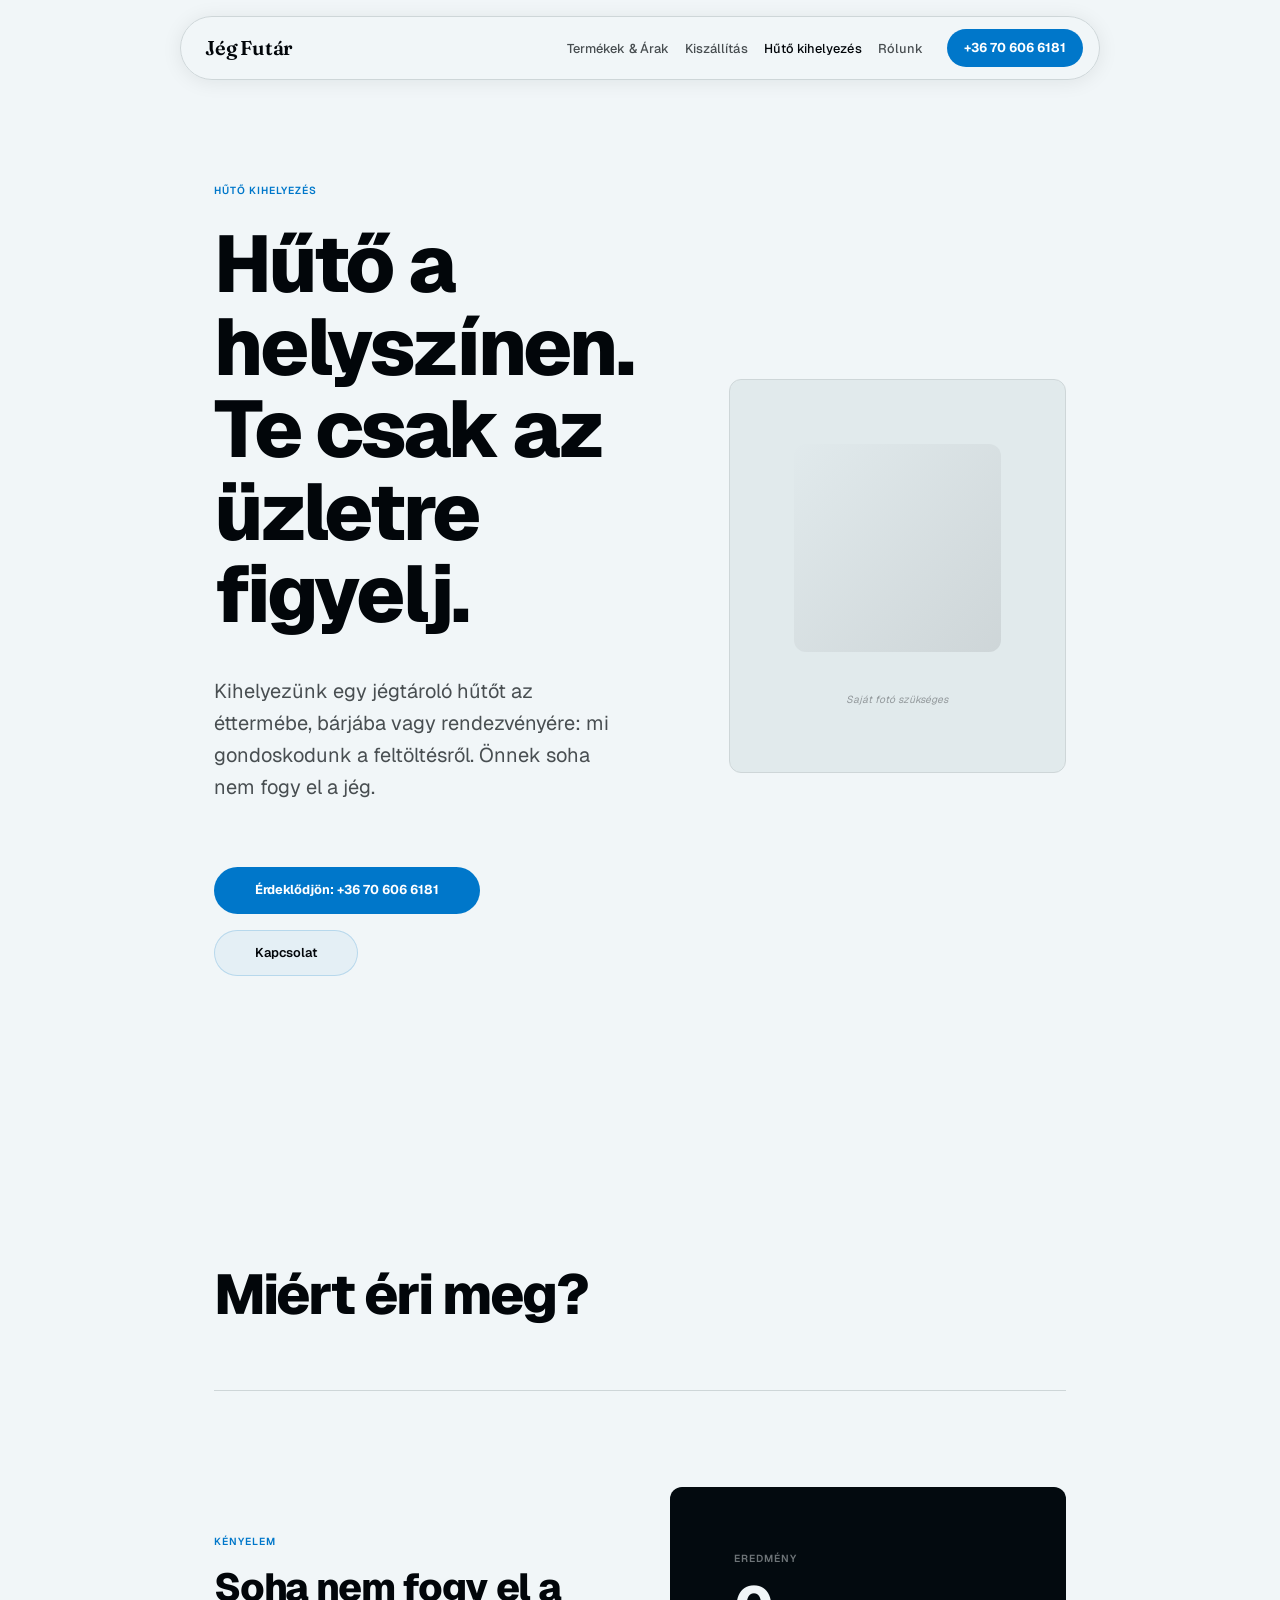
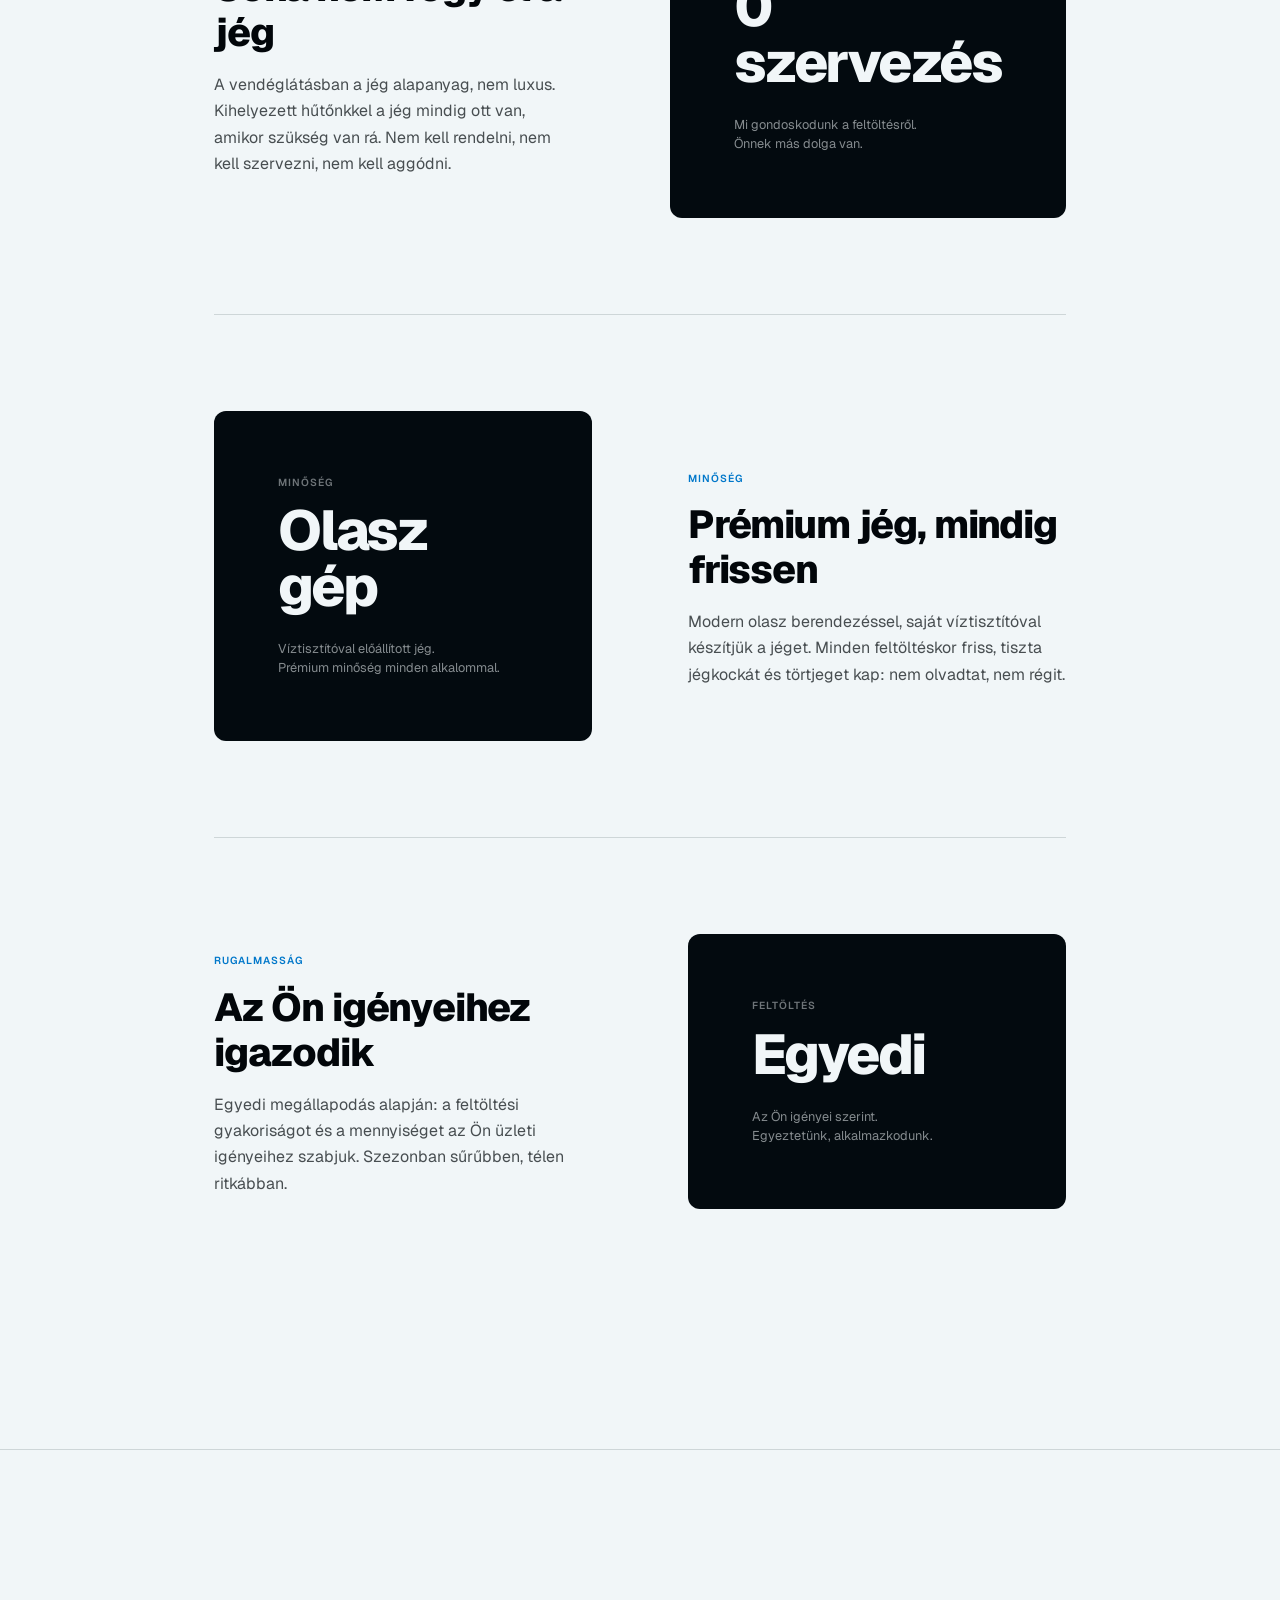
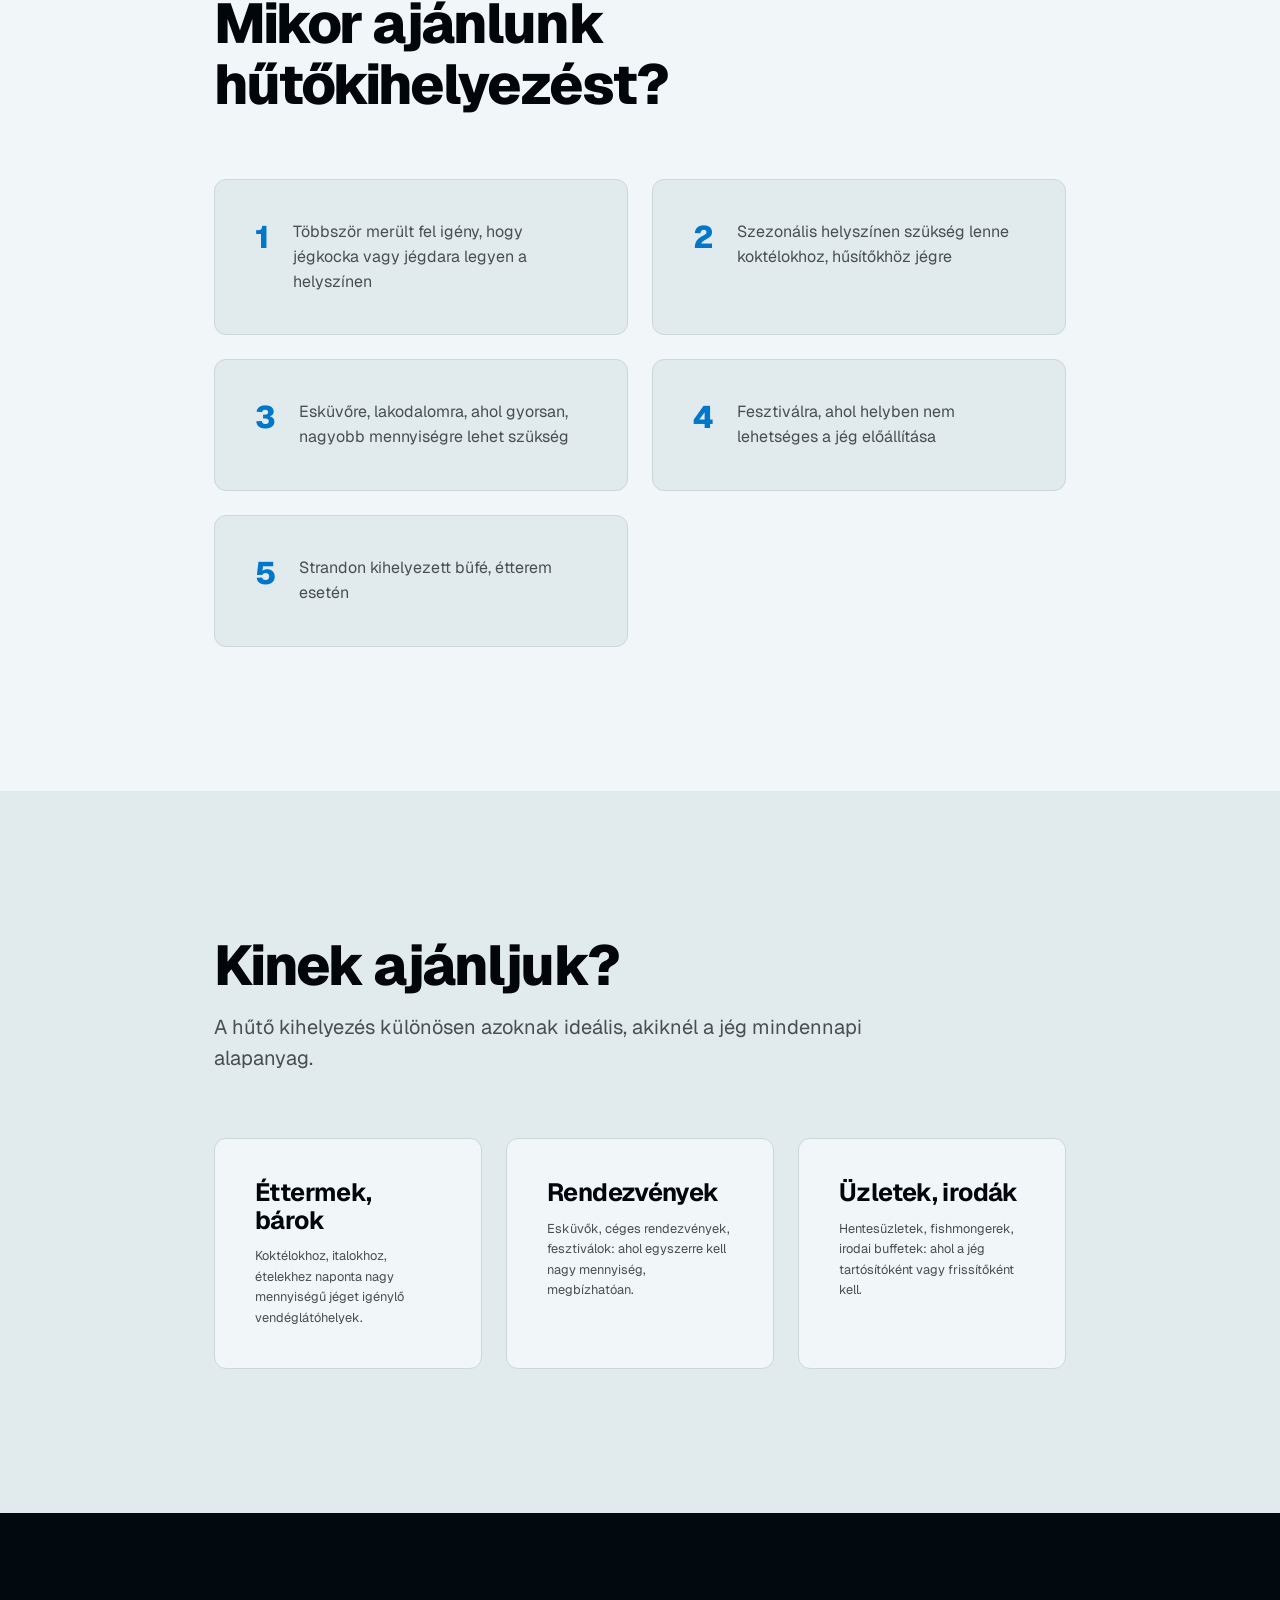
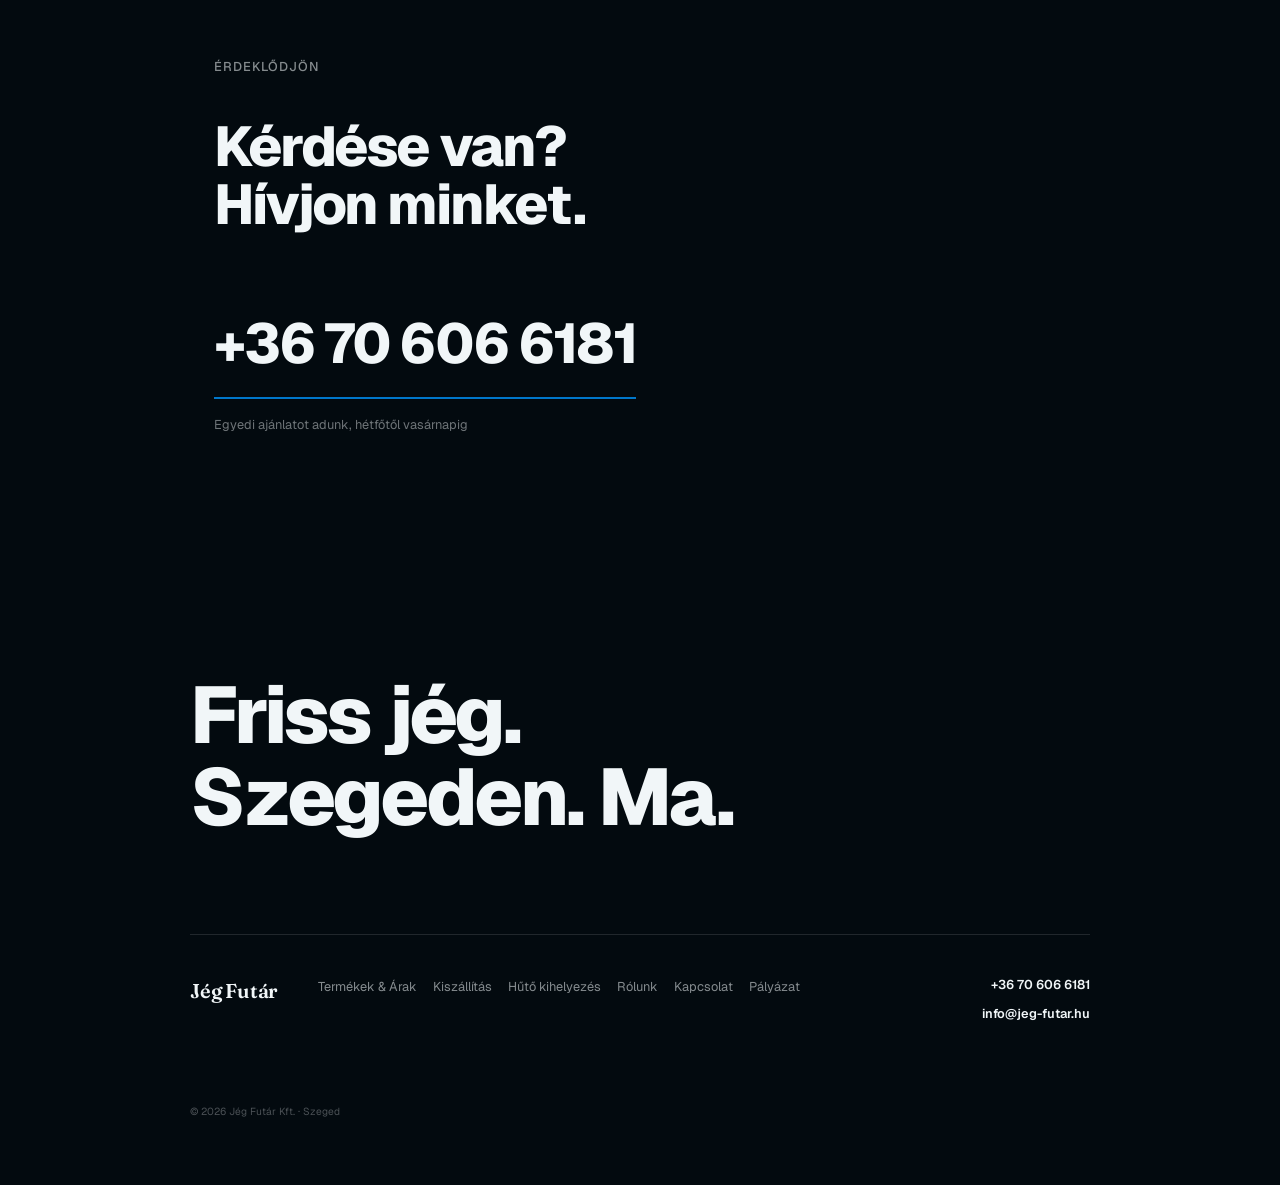
<file: huto-kihelyezes.html>
<!DOCTYPE html>
<html lang="hu">
<head>
  <meta charset="UTF-8">
  <meta name="viewport" content="width=device-width, initial-scale=1.0">
  <title>Hűtő kihelyezés — Jég Futár</title>
  <meta name="description" content="Jégkocka hűtő kihelyezése étterembe, bárba, rendezvényre. Gondoskodunk a feltöltésről, Önnek nem kell foglalkoznia a jéggel.">

  <link rel="preconnect" href="https://fonts.googleapis.com">
  <link rel="preconnect" href="https://fonts.gstatic.com" crossorigin>
  <link href="https://fonts.googleapis.com/css2?family=Fraunces:ital,opsz,wght@0,9..144,600;1,9..144,400&family=Geist:wght@400;500;700;800&display=swap" rel="stylesheet">

  <link rel="stylesheet" href="tokens.css">
  <link rel="stylesheet" href="style.css">

  <style>
    .page-hero {
      padding-top: calc(5rem + var(--space-3xl));
      padding-bottom: var(--space-4xl);
    }

    /* — Split Hero — H2, 6/6 ratio — */
    .split-hero {
      display: grid;
      grid-template-columns: 1fr 1fr;
      gap: var(--space-3xl);
      align-items: center;
    }
    .split-hero__kicker {
      display: inline-block;
      font-size: var(--text-xs);
      font-weight: 600;
      letter-spacing: 0.1em;
      text-transform: uppercase;
      color: var(--color-accent);
      margin-bottom: var(--space-lg);
    }
    .split-hero__title {
      font-size: var(--text-display);
      font-weight: 800;
      letter-spacing: -0.04em;
      line-height: 1.03;
      color: var(--color-ink);
      margin-bottom: var(--space-xl);
    }
    .split-hero__body {
      font-size: var(--text-md);
      color: var(--color-ink-2);
      line-height: 1.6;
      max-width: 44ch;
      margin-bottom: var(--space-2xl);
    }
    .split-hero__actions {
      display: flex;
      gap: var(--space-md);
      flex-wrap: wrap;
    }
    .split-hero__visual {
      background: var(--color-paper-2);
      border: 1px solid var(--color-rule);
      border-radius: var(--radius-card);
      padding: var(--space-2xl);
      display: flex;
      flex-direction: column;
      gap: var(--space-xl);
    }
    .img-placeholder { aspect-ratio: 1 / 1; }
    .split-hero__visual-caption {
      font-size: var(--text-xs);
      color: var(--color-muted);
      text-align: center;
      font-style: italic;
    }

    /* — Benefits — Split Studio alternating pairs — */
    .benefits {
      padding-block: var(--space-4xl);
    }
    .benefit-row {
      display: grid;
      grid-template-columns: 1fr 1fr;
      gap: var(--space-3xl);
      align-items: center;
      padding-block: var(--space-3xl);
      border-top: 1px solid var(--color-rule);
    }
    .benefit-row--reverse .benefit__text { order: 2; }
    .benefit-row--reverse .benefit__aside { order: 1; }
    .benefit__tag {
      display: inline-block;
      font-size: var(--text-xs);
      font-weight: 600;
      letter-spacing: 0.1em;
      text-transform: uppercase;
      color: var(--color-accent);
      margin-bottom: var(--space-md);
    }
    .benefit__title {
      font-size: var(--text-2xl);
      font-weight: 800;
      letter-spacing: -0.03em;
      line-height: 1.15;
      margin-bottom: var(--space-md);
    }
    .benefit__body {
      font-size: var(--text-base);
      color: var(--color-ink-2);
      line-height: 1.65;
      max-width: 42ch;
    }
    .benefit__aside {
      background: var(--color-paper-dark);
      border-radius: var(--radius-card);
      padding: var(--space-2xl);
      display: flex;
      flex-direction: column;
      gap: var(--space-sm);
    }
    .benefit__aside-label {
      font-size: var(--text-xs);
      font-weight: 600;
      letter-spacing: 0.1em;
      text-transform: uppercase;
      color: oklch(97% 0.006 220 / 0.45);
    }
    .benefit__aside-value {
      font-family: var(--font-display);
      font-size: var(--text-display-s);
      font-weight: 800;
      letter-spacing: -0.04em;
      line-height: 1.0;
      color: var(--color-paper);
    }
    .benefit__aside-sub {
      font-size: var(--text-sm);
      color: oklch(97% 0.006 220 / 0.55);
      line-height: 1.5;
      margin-top: var(--space-sm);
    }

    /* — When to recommend — */
    .when-section {
      padding-block: var(--space-4xl);
      border-top: 1px solid var(--color-rule);
    }
    .when-section__title {
      font-size: var(--text-display-s);
      font-weight: 800;
      letter-spacing: -0.035em;
      line-height: 1.08;
      margin-bottom: var(--space-2xl);
    }
    .when-section__list {
      display: grid;
      grid-template-columns: repeat(2, 1fr);
      gap: var(--space-lg);
    }
    .when-section__item {
      display: flex;
      align-items: flex-start;
      gap: var(--space-lg);
      padding: var(--space-xl);
      background: var(--color-paper-2);
      border: 1px solid var(--color-rule);
      border-radius: var(--radius-card);
      font-size: var(--text-base);
      color: var(--color-ink-2);
      line-height: 1.55;
    }
    .when-section__item-num {
      font-family: var(--font-display);
      font-size: var(--text-xl);
      font-weight: 800;
      letter-spacing: -0.04em;
      color: var(--color-accent);
      flex-shrink: 0;
      line-height: 1;
      margin-top: 2px;
    }

    @media (max-width: 680px) {
      .when-section__list { grid-template-columns: 1fr; }
    }

    /* — Who is it for — */
    .for-whom {
      background: var(--color-paper-2);
      padding-block: var(--space-4xl);
    }
    .for-whom__grid {
      display: grid;
      grid-template-columns: repeat(3, 1fr);
      gap: var(--space-lg);
      margin-top: var(--space-2xl);
    }
    .for-whom__card {
      padding: var(--space-xl);
      background: var(--color-paper);
      border: 1px solid var(--color-rule);
      border-radius: var(--radius-card);
      display: flex;
      flex-direction: column;
      gap: var(--space-sm);
    }
    .for-whom__card-title {
      font-size: var(--text-lg);
      font-weight: 700;
      letter-spacing: -0.025em;
      color: var(--color-ink);
    }
    .for-whom__card-body {
      font-size: var(--text-sm);
      color: var(--color-ink-2);
      line-height: 1.6;
    }

    @media (max-width: 760px) {
      .split-hero { grid-template-columns: 1fr; }
      .benefit-row { grid-template-columns: 1fr; }
      .benefit-row--reverse .benefit__text { order: unset; }
      .benefit-row--reverse .benefit__aside { order: unset; }
      .for-whom__grid { grid-template-columns: 1fr; }
    }
  </style>
  <script src="animations.js" defer></script>
</head>
<body>
  <a href="#main" class="skip-link">Ugrás a tartalomhoz</a>

  <header class="site-header">
    <nav class="nav" id="nav" role="navigation" aria-label="Főmenü">
      <div class="nav__inner">
        <a href="index.html" class="nav__wordmark">Jég Futár</a>
        <ul class="nav__links" id="nav-links" role="list">
          <li><a href="termekeink.html" class="nav__link">Termékek &amp; Árak</a></li>
          <li><a href="kiszallitas.html" class="nav__link">Kiszállítás</a></li>
          <li><a href="huto-kihelyezes.html" class="nav__link" aria-current="page">Hűtő kihelyezés</a></li>
          <li><a href="rolunk.html" class="nav__link">Rólunk</a></li>
        </ul>
        <a href="tel:+36706066181" class="nav__cta">+36 70 606 6181</a>
        <button class="nav__toggle" aria-expanded="false" aria-controls="nav-links" aria-label="Menü">
          <svg width="18" height="14" viewBox="0 0 18 14" fill="none" aria-hidden="true">
            <rect width="18" height="2" rx="1" fill="currentColor"/>
            <rect y="6" width="18" height="2" rx="1" fill="currentColor"/>
            <rect y="12" width="18" height="2" rx="1" fill="currentColor"/>
          </svg>
        </button>
      </div>
    </nav>
  </header>

  <main id="main">

    <!-- Hero — Split Studio, 6/6 -->
    <section class="page-hero container" aria-labelledby="hero-heading">
      <div class="split-hero">
        <div>
          <span class="split-hero__kicker reveal" style="--i:0">Hűtő kihelyezés</span>
          <h1 class="split-hero__title reveal" id="hero-heading" style="--i:1">
            Hűtő a helyszínen.<br>Te csak az üzletre figyelj.
          </h1>
          <p class="split-hero__body reveal" style="--i:2">
            Kihelyezünk egy jégtároló hűtőt az éttermébe, bárjába vagy rendezvényére:
            mi gondoskodunk a feltöltésről. Önnek soha nem fogy el a jég.
          </p>
          <div class="split-hero__actions reveal" style="--i:3">
            <a href="tel:+36706066181" class="btn-primary">Érdeklődjön: +36 70 606 6181</a>
            <a href="kapcsolat.html" class="btn-secondary">Kapcsolat</a>
          </div>
        </div>
        <div class="split-hero__visual reveal" style="--i:2">
          <div class="img-placeholder" role="img" aria-label="Kihelyezett hűtő, saját fotó szükséges"></div>
          <p class="split-hero__visual-caption">Saját fotó szükséges</p>
        </div>
      </div>
    </section>

    <!-- Benefits — alternating Split Studio pairs -->
    <section class="benefits" aria-labelledby="benefits-heading">
      <div class="container">
        <div class="section-head">
          <h2 class="section-head__title" id="benefits-heading">Miért éri meg?</h2>
        </div>

        <div class="benefit-row">
          <div class="benefit__text">
            <span class="benefit__tag">Kényelem</span>
            <h3 class="benefit__title">Soha nem fogy el a jég</h3>
            <p class="benefit__body">
              A vendéglátásban a jég alapanyag, nem luxus. Kihelyezett hűtőnkkel
              a jég mindig ott van, amikor szükség van rá. Nem kell rendelni, nem kell
              szervezni, nem kell aggódni.
            </p>
          </div>
          <aside class="benefit__aside" aria-label="Előny kiemelve">
            <span class="benefit__aside-label">Eredmény</span>
            <span class="benefit__aside-value">0 szervezés</span>
            <p class="benefit__aside-sub">Mi gondoskodunk a feltöltésről.<br>Önnek más dolga van.</p>
          </aside>
        </div>

        <div class="benefit-row benefit-row--reverse">
          <div class="benefit__text">
            <span class="benefit__tag">Minőség</span>
            <h3 class="benefit__title">Prémium jég, mindig frissen</h3>
            <p class="benefit__body">
              Modern olasz berendezéssel, saját víztisztítóval készítjük a jéget.
              Minden feltöltéskor friss, tiszta jégkockát és törtjeget kap:
              nem olvadtat, nem régit.
            </p>
          </div>
          <aside class="benefit__aside" aria-label="Előny kiemelve">
            <span class="benefit__aside-label">Minőség</span>
            <span class="benefit__aside-value">Olasz gép</span>
            <p class="benefit__aside-sub">Víztisztítóval előállított jég.<br>Prémium minőség minden alkalommal.</p>
          </aside>
        </div>

        <div class="benefit-row">
          <div class="benefit__text">
            <span class="benefit__tag">Rugalmasság</span>
            <h3 class="benefit__title">Az Ön igényeihez igazodik</h3>
            <p class="benefit__body">
              Egyedi megállapodás alapján: a feltöltési gyakoriságot és a mennyiséget
              az Ön üzleti igényeihez szabjuk. Szezonban sűrűbben, télen ritkábban.
            </p>
          </div>
          <aside class="benefit__aside" aria-label="Előny kiemelve">
            <span class="benefit__aside-label">Feltöltés</span>
            <span class="benefit__aside-value">Egyedi</span>
            <p class="benefit__aside-sub">Az Ön igényei szerint.<br>Egyeztetünk, alkalmazkodunk.</p>
          </aside>
        </div>
      </div>
    </section>

    <!-- When to recommend -->
    <section class="when-section" aria-labelledby="when-heading">
      <div class="container">
        <h2 class="when-section__title" id="when-heading">Mikor ajánlunk hűtőkihelyezést?</h2>
        <ul class="when-section__list" role="list">
            <li class="when-section__item">
              <span class="when-section__item-num">1</span>
              Többször merült fel igény, hogy jégkocka vagy jégdara legyen a helyszínen
            </li>
            <li class="when-section__item">
              <span class="when-section__item-num">2</span>
              Szezonális helyszínen szükség lenne koktélokhoz, hűsítőkhöz jégre
            </li>
            <li class="when-section__item">
              <span class="when-section__item-num">3</span>
              Esküvőre, lakodalomra, ahol gyorsan, nagyobb mennyiségre lehet szükség
            </li>
            <li class="when-section__item">
              <span class="when-section__item-num">4</span>
              Fesztiválra, ahol helyben nem lehetséges a jég előállítása
            </li>
            <li class="when-section__item">
              <span class="when-section__item-num">5</span>
              Strandon kihelyezett büfé, étterem esetén
            </li>
        </ul>
      </div>
    </section>

    <!-- For whom -->
    <section class="for-whom" aria-labelledby="for-whom-heading">
      <div class="container">
        <div class="section-head">
          <h2 class="section-head__title" id="for-whom-heading">Kinek ajánljuk?</h2>
          <p class="section-head__body">A hűtő kihelyezés különösen azoknak ideális, akiknél a jég mindennapi alapanyag.</p>
        </div>
        <div class="for-whom__grid">
          <article class="for-whom__card">
            <h3 class="for-whom__card-title">Éttermek, bárok</h3>
            <p class="for-whom__card-body">Koktélokhoz, italokhoz, ételekhez naponta nagy mennyiségű jéget igénylő vendéglátóhelyek.</p>
          </article>
          <article class="for-whom__card">
            <h3 class="for-whom__card-title">Rendezvények</h3>
            <p class="for-whom__card-body">Esküvők, céges rendezvények, fesztiválok: ahol egyszerre kell nagy mennyiség, megbízhatóan.</p>
          </article>
          <article class="for-whom__card">
            <h3 class="for-whom__card-title">Üzletek, irodák</h3>
            <p class="for-whom__card-body">Hentesüzletek, fishmongerek, irodai buffetek: ahol a jég tartósítóként vagy frissítőként kell.</p>
          </article>
        </div>
      </div>
    </section>

    <!-- CTA dark -->
    <section class="cta-dark" aria-labelledby="cta-heading">
      <div class="cta-dark__inner">
        <span class="cta-dark__kicker">Érdeklődjön</span>
        <h2 class="cta-dark__headline" id="cta-heading">Kérdése van?<br>Hívjon minket.</h2>
        <a href="tel:+36706066181" class="cta-dark__number">+36 70 606 6181</a>
        <p class="cta-dark__sub">Egyedi ajánlatot adunk, hétfőtől vasárnapig</p>
      </div>
    </section>

  </main>

  <footer class="site-footer" role="contentinfo">
    <div class="footer-inner">
      <p class="footer-statement">Friss jég.<br>Szegeden. Ma.</p>
      <div class="footer-rule"></div>
      <div class="footer-grid">
        <a href="index.html" class="footer-wordmark">Jég Futár</a>
        <nav class="footer-nav" aria-label="Lábléc navigáció">
          <a href="termekeink.html">Termékek &amp; Árak</a>
          <a href="kiszallitas.html">Kiszállítás</a>
          <a href="huto-kihelyezes.html">Hűtő kihelyezés</a>
          <a href="rolunk.html">Rólunk</a>
          <a href="kapcsolat.html">Kapcsolat</a>
          <a href="palyazat.html">Pályázat</a>
        </nav>
        <div class="footer-contact">
          <a href="tel:+36706066181">+36 70 606 6181</a>
          <a href="mailto:info@jeg-futar.hu">info@jeg-futar.hu</a>
        </div>
        <small class="footer-copyright">© 2026 Jég Futár Kft. · Szeged</small>
      </div>
    </div>
  </footer>

  <script>
    const toggle = document.querySelector('.nav__toggle');
    const links  = document.getElementById('nav-links');
    toggle?.addEventListener('click', () => {
      const open = toggle.getAttribute('aria-expanded') === 'true';
      toggle.setAttribute('aria-expanded', String(!open));
      links?.classList.toggle('is-open', !open);
    });
    document.addEventListener('click', e => {
      if (!e.target.closest('.nav')) {
        toggle?.setAttribute('aria-expanded', 'false');
        links?.classList.remove('is-open');
      }
    });
  </script>
</body>
</html>
</file>
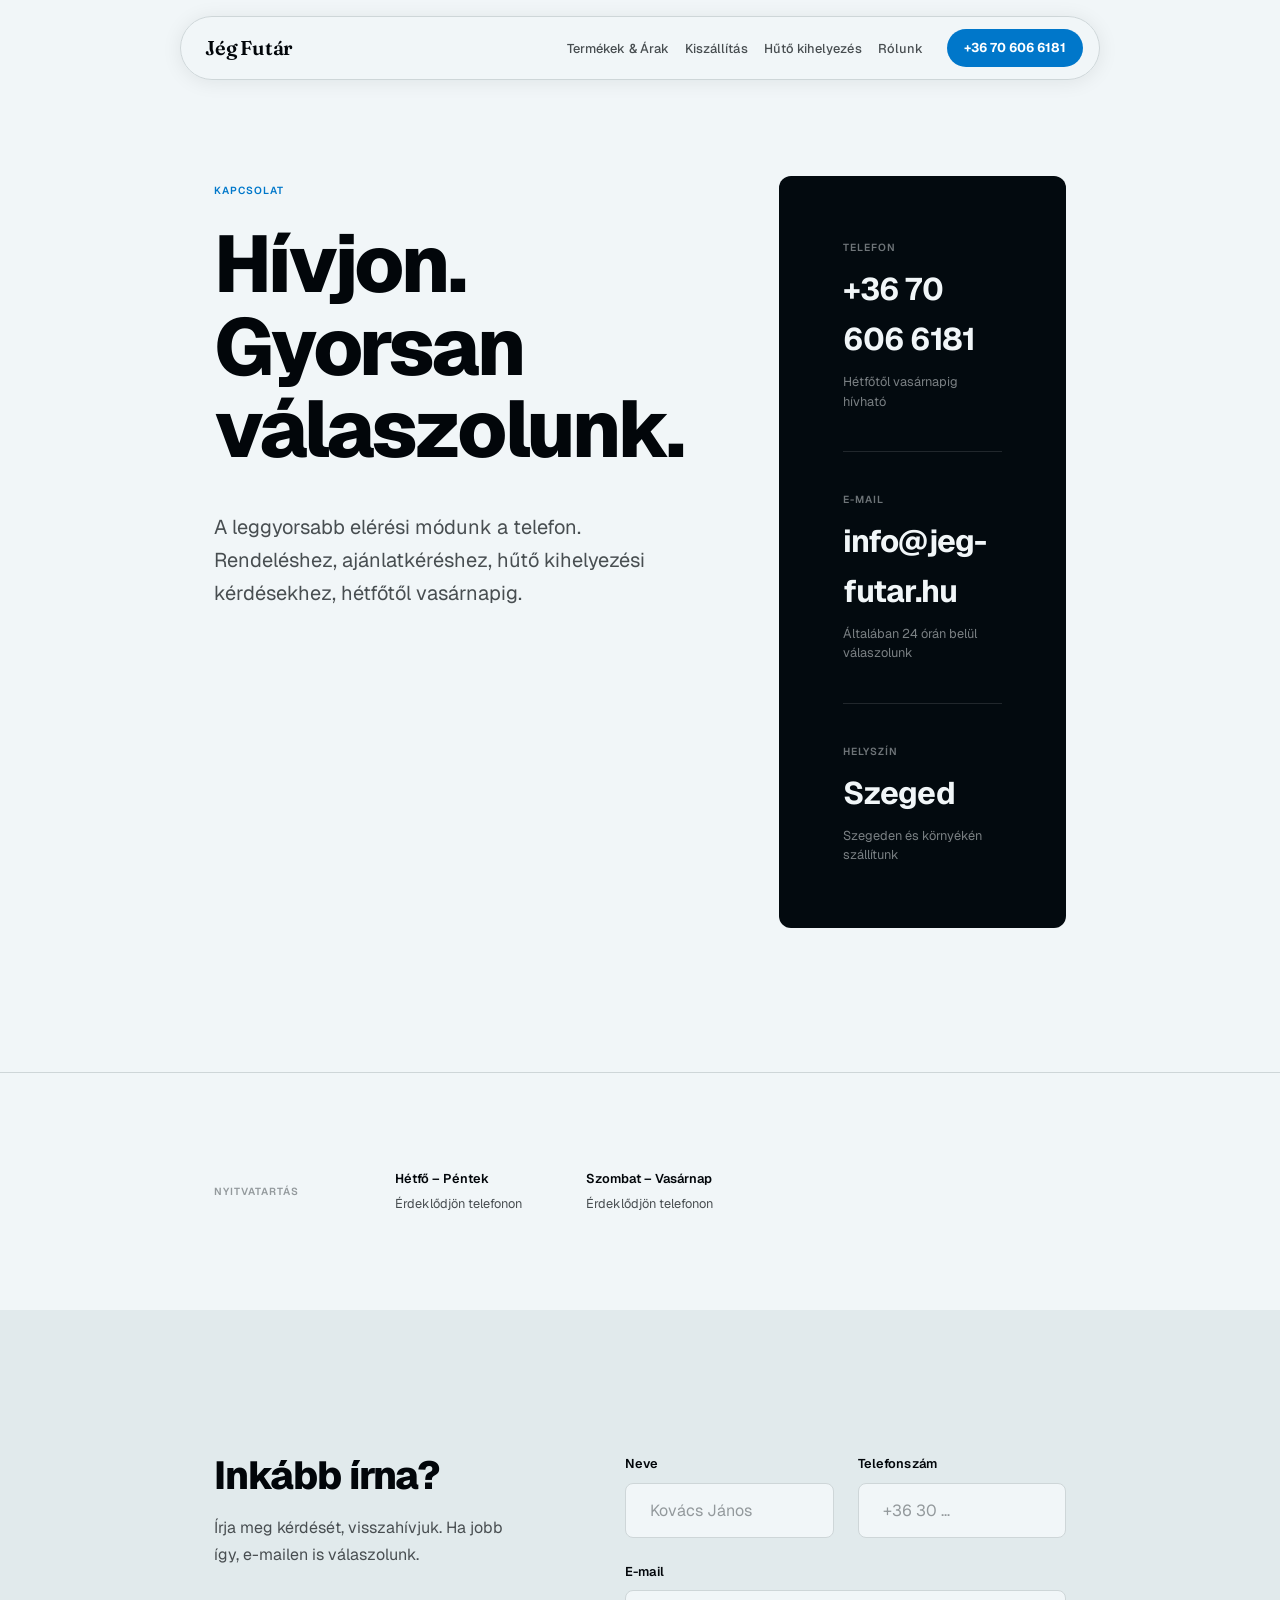
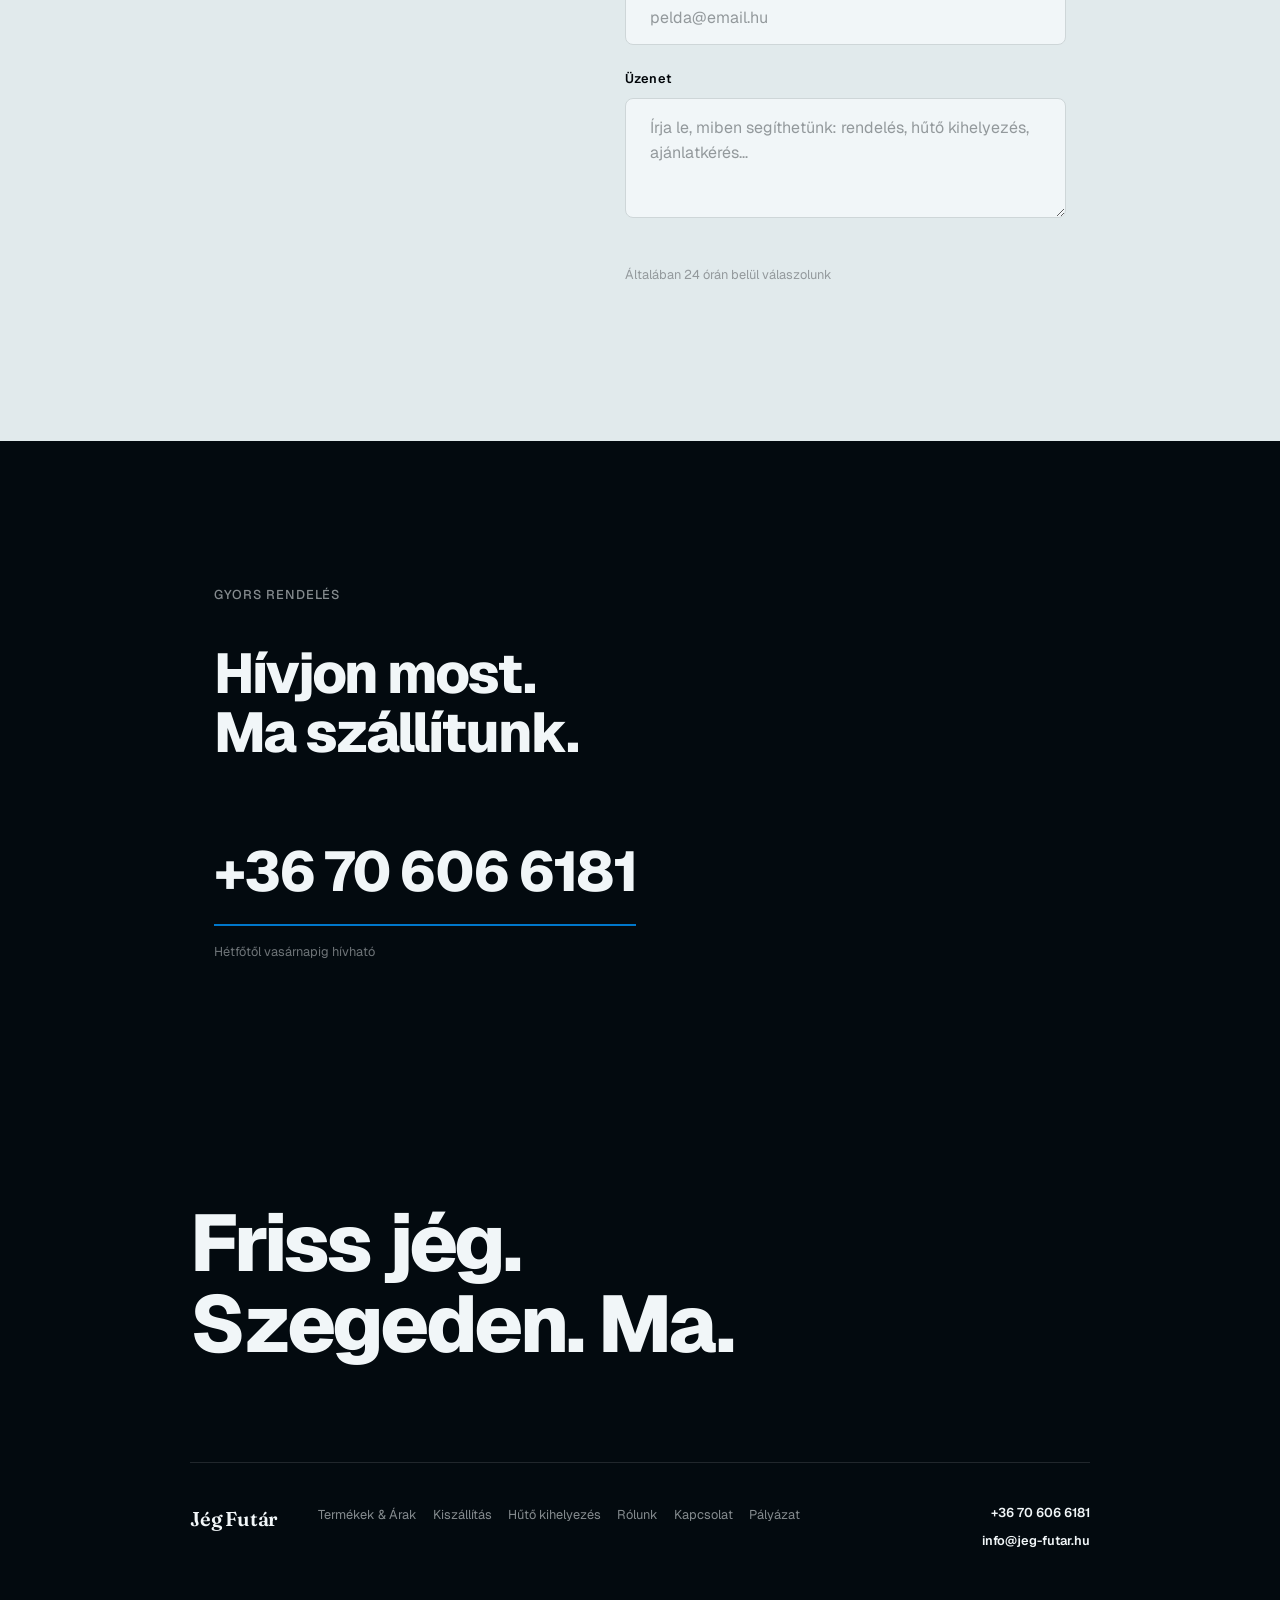
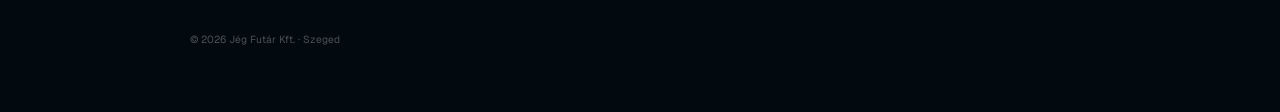
<file: kapcsolat.html>
<!DOCTYPE html>
<html lang="hu">
<head>
  <meta charset="UTF-8">
  <meta name="viewport" content="width=device-width, initial-scale=1.0">
  <title>Kapcsolat — Jég Futár</title>
  <meta name="description" content="Jég Futár elérhetőségek. Hívjon minket: +36 70 606 6181. Hétfőtől vasárnapig.">

  <link rel="preconnect" href="https://fonts.googleapis.com">
  <link rel="preconnect" href="https://fonts.gstatic.com" crossorigin>
  <link href="https://fonts.googleapis.com/css2?family=Fraunces:ital,opsz,wght@0,9..144,600;1,9..144,400&family=Geist:wght@400;500;700;800&display=swap" rel="stylesheet">

  <link rel="stylesheet" href="tokens.css">
  <link rel="stylesheet" href="style.css">

  <style>
    /* Hallmark · pre-emit critique: P5 H5 E5 S5 R5 V4 */

    .page-hero {
      padding-top: calc(5rem + var(--space-3xl));
      padding-bottom: var(--space-4xl);
    }

    /* — Contact hero — phone-led, stat scale — */
    .contact-hero {
      display: grid;
      grid-template-columns: 1fr 1fr;
      gap: var(--space-3xl);
      align-items: start;
    }
    .contact-hero__text {}
    .contact-hero__kicker {
      display: inline-block;
      font-size: var(--text-xs);
      font-weight: 600;
      letter-spacing: 0.1em;
      text-transform: uppercase;
      color: var(--color-accent);
      margin-bottom: var(--space-lg);
    }
    .contact-hero__title {
      font-size: var(--text-display);
      font-weight: 800;
      letter-spacing: -0.04em;
      line-height: 1.03;
      color: var(--color-ink);
      margin-bottom: var(--space-xl);
    }
    .contact-hero__lead {
      font-size: var(--text-md);
      color: var(--color-ink-2);
      line-height: 1.65;
      max-width: 42ch;
    }

    /* — Contact details card — */
    .contact-card {
      background: var(--color-paper-dark);
      border-radius: var(--radius-card);
      padding: var(--space-2xl);
      display: flex;
      flex-direction: column;
      gap: var(--space-xl);
    }
    .contact-card__row {
      display: flex;
      flex-direction: column;
      gap: var(--space-xs);
    }
    .contact-card__label {
      font-size: var(--text-xs);
      font-weight: 600;
      letter-spacing: 0.1em;
      text-transform: uppercase;
      color: oklch(97% 0.006 220 / 0.45);
    }
    .contact-card__value {
      font-size: var(--text-xl);
      font-weight: 700;
      letter-spacing: -0.025em;
      color: var(--color-paper);
      text-decoration: none;
      transition: color var(--dur-micro) var(--ease-out);
    }
    .contact-card__value:hover {
      color: var(--color-accent-2);
    }
    .contact-card__sub {
      font-size: var(--text-sm);
      color: oklch(97% 0.006 220 / 0.5);
      line-height: 1.5;
    }
    .contact-card__divider {
      height: 1px;
      background: oklch(97% 0.006 220 / 0.12);
    }

    /* — Form section — */
    .contact-form-section {
      background: var(--color-paper-2);
      padding-block: var(--space-4xl);
    }
    .contact-form-section__inner {
      display: grid;
      grid-template-columns: 5fr 7fr;
      gap: var(--space-3xl);
      align-items: start;
    }
    .contact-form-section__intro {}
    .contact-form-section__title {
      font-size: var(--text-2xl);
      font-weight: 800;
      letter-spacing: -0.03em;
      line-height: 1.15;
      color: var(--color-ink);
      margin-bottom: var(--space-md);
    }
    .contact-form-section__body {
      font-size: var(--text-base);
      color: var(--color-ink-2);
      line-height: 1.65;
      max-width: 36ch;
    }

    /* — Form — */
    .contact-form {
      display: flex;
      flex-direction: column;
      gap: var(--space-lg);
    }
    .form-field {
      display: flex;
      flex-direction: column;
      gap: var(--space-xs);
    }
    .form-field__label {
      font-size: var(--text-sm);
      font-weight: 600;
      color: var(--color-ink);
      letter-spacing: 0.01em;
    }
    .form-field__input,
    .form-field__textarea {
      font-family: var(--font-body);
      font-size: var(--text-base);
      color: var(--color-ink);
      background: var(--color-paper);
      border: 1.5px solid var(--color-rule);
      border-radius: var(--radius-md);
      padding: var(--space-md) var(--space-lg);
      width: 100%;
      box-sizing: border-box;
      transition: border-color var(--dur-micro) var(--ease-out),
                  box-shadow var(--dur-micro) var(--ease-out);
      outline: none;
      -webkit-appearance: none;
      appearance: none;
    }
    .form-field__input::placeholder,
    .form-field__textarea::placeholder {
      color: var(--color-muted);
    }
    .form-field__input:hover,
    .form-field__textarea:hover {
      border-color: var(--color-ink-2);
    }
    .form-field__input:focus-visible,
    .form-field__textarea:focus-visible {
      border-color: var(--color-accent);
      box-shadow: 0 0 0 3px oklch(52% 0.22 228 / 0.15);
    }
    .form-field__textarea {
      min-height: 120px;
      resize: vertical;
      line-height: 1.6;
    }
    .form-row {
      display: grid;
      grid-template-columns: 1fr 1fr;
      gap: var(--space-lg);
    }
    .form-submit {
      display: flex;
      align-items: center;
      justify-content: space-between;
      gap: var(--space-md);
      flex-wrap: wrap;
      padding-top: var(--space-sm);
    }
    .form-submit__note {
      font-size: var(--text-sm);
      color: var(--color-muted);
    }

    /* — Opening hours strip — */
    .hours-strip {
      padding-block: var(--space-3xl);
      border-top: 1px solid var(--color-rule);
    }
    .hours-strip__inner {
      display: flex;
      align-items: center;
      gap: var(--space-3xl);
      flex-wrap: wrap;
    }
    .hours-strip__label {
      font-size: var(--text-xs);
      font-weight: 600;
      letter-spacing: 0.1em;
      text-transform: uppercase;
      color: var(--color-muted);
      flex-shrink: 0;
    }
    .hours-strip__items {
      display: flex;
      gap: var(--space-2xl);
      flex-wrap: wrap;
    }
    .hours-item {
      display: flex;
      flex-direction: column;
      gap: var(--space-2xs);
    }
    .hours-item__day {
      font-size: var(--text-sm);
      font-weight: 600;
      color: var(--color-ink);
    }
    .hours-item__time {
      font-size: var(--text-sm);
      color: var(--color-ink-2);
    }

    @media (max-width: 760px) {
      .contact-hero { grid-template-columns: 1fr; }
      .contact-form-section__inner { grid-template-columns: 1fr; }
      .form-row { grid-template-columns: 1fr; }
      .form-submit { flex-direction: column; align-items: stretch; }
      .hours-strip__inner { flex-direction: column; align-items: flex-start; gap: var(--space-xl); }
    }
  </style>
  <script src="animations.js" defer></script>
</head>
<body>
  <a href="#main" class="skip-link">Ugrás a tartalomhoz</a>

  <header class="site-header">
    <nav class="nav" id="nav" role="navigation" aria-label="Főmenü">
      <div class="nav__inner">
        <a href="index.html" class="nav__wordmark">Jég Futár</a>
        <ul class="nav__links" id="nav-links" role="list">
          <li><a href="termekeink.html" class="nav__link">Termékek &amp; Árak</a></li>
          <li><a href="kiszallitas.html" class="nav__link">Kiszállítás</a></li>
          <li><a href="huto-kihelyezes.html" class="nav__link">Hűtő kihelyezés</a></li>
          <li><a href="rolunk.html" class="nav__link">Rólunk</a></li>
        </ul>
        <a href="tel:+36706066181" class="nav__cta">+36 70 606 6181</a>
        <button class="nav__toggle" aria-expanded="false" aria-controls="nav-links" aria-label="Menü">
          <svg width="18" height="14" viewBox="0 0 18 14" fill="none" aria-hidden="true">
            <rect width="18" height="2" rx="1" fill="currentColor"/>
            <rect y="6" width="18" height="2" rx="1" fill="currentColor"/>
            <rect y="12" width="18" height="2" rx="1" fill="currentColor"/>
          </svg>
        </button>
      </div>
    </nav>
  </header>

  <main id="main">

    <!-- Hero — phone-led, 6/6 split -->
    <section class="page-hero container" aria-labelledby="hero-heading">
      <div class="contact-hero">
        <div class="contact-hero__text">
          <span class="contact-hero__kicker reveal" style="--i:0">Kapcsolat</span>
          <h1 class="contact-hero__title reveal" id="hero-heading" style="--i:1">
            Hívjon.<br>Gyorsan válaszolunk.
          </h1>
          <p class="contact-hero__lead reveal" style="--i:2">
            A leggyorsabb elérési módunk a telefon. Rendeléshez, ajánlatkéréshez,
            hűtő kihelyezési kérdésekhez, hétfőtől vasárnapig.
          </p>
        </div>
        <aside class="contact-card reveal" style="--i:2" aria-label="Elérhetőségek">
          <div class="contact-card__row">
            <span class="contact-card__label">Telefon</span>
            <a href="tel:+36706066181" class="contact-card__value">+36 70 606 6181</a>
            <p class="contact-card__sub">Hétfőtől vasárnapig hívható</p>
          </div>
          <div class="contact-card__divider" role="separator"></div>
          <div class="contact-card__row">
            <span class="contact-card__label">E-mail</span>
            <a href="mailto:info@jeg-futar.hu" class="contact-card__value">info@jeg-futar.hu</a>
            <p class="contact-card__sub">Általában 24 órán belül válaszolunk</p>
          </div>
          <div class="contact-card__divider" role="separator"></div>
          <div class="contact-card__row">
            <span class="contact-card__label">Helyszín</span>
            <span class="contact-card__value" style="cursor: default;">Szeged</span>
            <p class="contact-card__sub">Szegeden és környékén szállítunk</p>
          </div>
        </aside>
      </div>
    </section>

    <!-- Opening hours -->
    <section class="hours-strip" aria-labelledby="hours-heading">
      <div class="container">
        <div class="hours-strip__inner">
          <span class="hours-strip__label" id="hours-heading">Nyitvatartás</span>
          <div class="hours-strip__items" role="list">
            <div class="hours-item" role="listitem">
              <span class="hours-item__day">Hétfő – Péntek</span>
              <span class="hours-item__time">Érdeklődjön telefonon</span>
            </div>
            <div class="hours-item" role="listitem">
              <span class="hours-item__day">Szombat – Vasárnap</span>
              <span class="hours-item__time">Érdeklődjön telefonon</span>
            </div>
          </div>
        </div>
      </div>
    </section>

    <!-- Contact form -->
    <section class="contact-form-section" aria-labelledby="form-heading">
      <div class="container">
        <div class="contact-form-section__inner">
          <div class="contact-form-section__intro">
            <h2 class="contact-form-section__title" id="form-heading">
              Inkább írna?
            </h2>
            <p class="contact-form-section__body">
              Írja meg kérdését, visszahívjuk. Ha jobb így, e-mailen is válaszolunk.
            </p>
          </div>

          <form class="contact-form" action="#" method="post" novalidate aria-label="Kapcsolatfelvételi űrlap">
            <div class="form-row">
              <div class="form-field">
                <label class="form-field__label" for="field-name">Neve</label>
                <input
                  class="form-field__input"
                  type="text"
                  id="field-name"
                  name="name"
                  autocomplete="name"
                  placeholder="Kovács János"
                  required
                >
              </div>
              <div class="form-field">
                <label class="form-field__label" for="field-phone">Telefonszám</label>
                <input
                  class="form-field__input"
                  type="tel"
                  id="field-phone"
                  name="phone"
                  autocomplete="tel"
                  placeholder="+36 30 …"
                >
              </div>
            </div>

            <div class="form-field">
              <label class="form-field__label" for="field-email">E-mail</label>
              <input
                class="form-field__input"
                type="email"
                id="field-email"
                name="email"
                autocomplete="email"
                placeholder="pelda@email.hu"
              >
            </div>

            <div class="form-field">
              <label class="form-field__label" for="field-message">Üzenet</label>
              <textarea
                class="form-field__textarea"
                id="field-message"
                name="message"
                placeholder="Írja le, miben segíthetünk: rendelés, hűtő kihelyezés, ajánlatkérés…"
                required
              ></textarea>
            </div>

            <div class="form-submit">
              <p class="form-submit__note">Általában 24 órán belül válaszolunk</p>
              <button type="submit" class="btn-primary">Üzenet küldése</button>
            </div>
          </form>
        </div>
      </div>
    </section>

    <!-- CTA dark -->
    <section class="cta-dark" aria-labelledby="cta-heading">
      <div class="cta-dark__inner">
        <span class="cta-dark__kicker">Gyors rendelés</span>
        <h2 class="cta-dark__headline" id="cta-heading">Hívjon most.<br>Ma szállítunk.</h2>
        <a href="tel:+36706066181" class="cta-dark__number">+36 70 606 6181</a>
        <p class="cta-dark__sub">Hétfőtől vasárnapig hívható</p>
      </div>
    </section>

  </main>

  <footer class="site-footer" role="contentinfo">
    <div class="footer-inner">
      <p class="footer-statement">Friss jég.<br>Szegeden. Ma.</p>
      <div class="footer-rule"></div>
      <div class="footer-grid">
        <a href="index.html" class="footer-wordmark">Jég Futár</a>
        <nav class="footer-nav" aria-label="Lábléc navigáció">
          <a href="termekeink.html">Termékek &amp; Árak</a>
          <a href="kiszallitas.html">Kiszállítás</a>
          <a href="huto-kihelyezes.html">Hűtő kihelyezés</a>
          <a href="rolunk.html">Rólunk</a>
          <a href="kapcsolat.html">Kapcsolat</a>
          <a href="palyazat.html">Pályázat</a>
        </nav>
        <div class="footer-contact">
          <a href="tel:+36706066181">+36 70 606 6181</a>
          <a href="mailto:info@jeg-futar.hu">info@jeg-futar.hu</a>
        </div>
        <small class="footer-copyright">© 2026 Jég Futár Kft. · Szeged</small>
      </div>
    </div>
  </footer>

  <script>
    const toggle = document.querySelector('.nav__toggle');
    const links  = document.getElementById('nav-links');
    toggle?.addEventListener('click', () => {
      const open = toggle.getAttribute('aria-expanded') === 'true';
      toggle.setAttribute('aria-expanded', String(!open));
      links?.classList.toggle('is-open', !open);
    });
    document.addEventListener('click', e => {
      if (!e.target.closest('.nav')) {
        toggle?.setAttribute('aria-expanded', 'false');
        links?.classList.remove('is-open');
      }
    });
  </script>
</body>
</html>
</file>
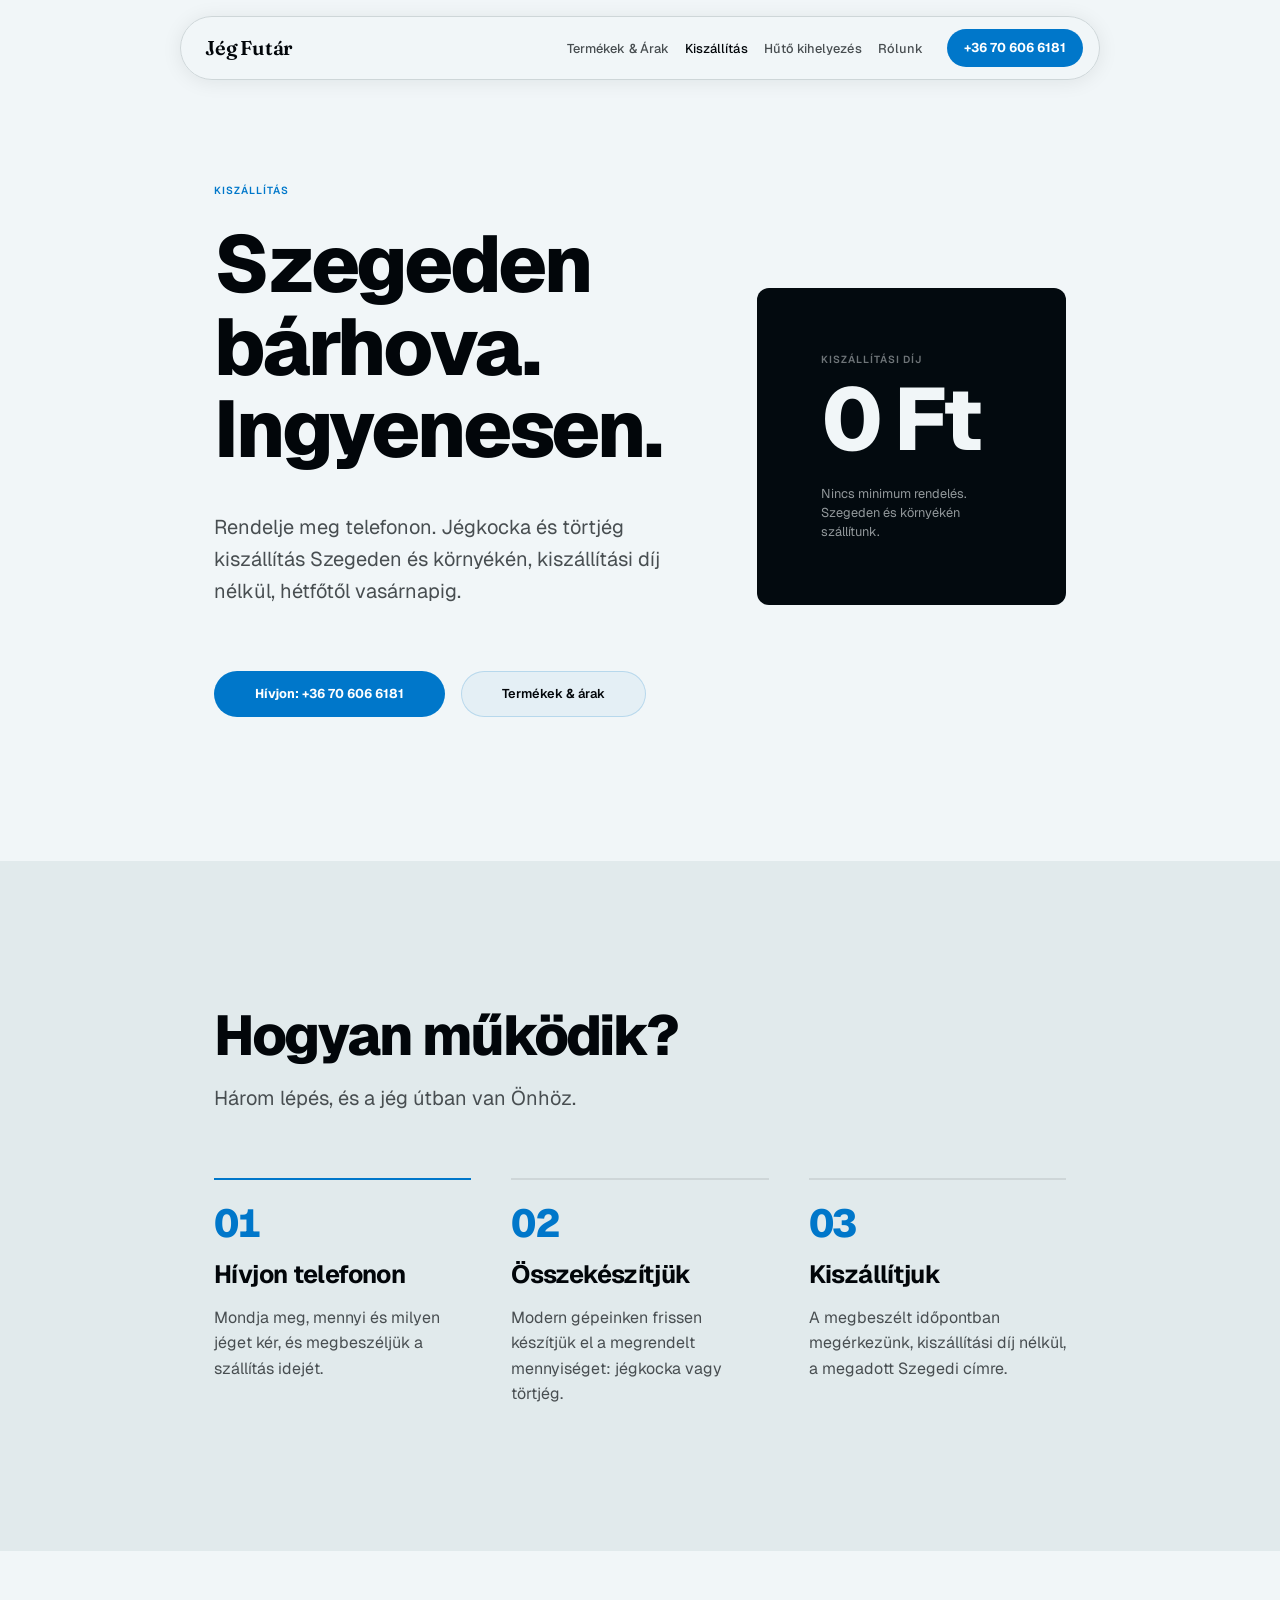
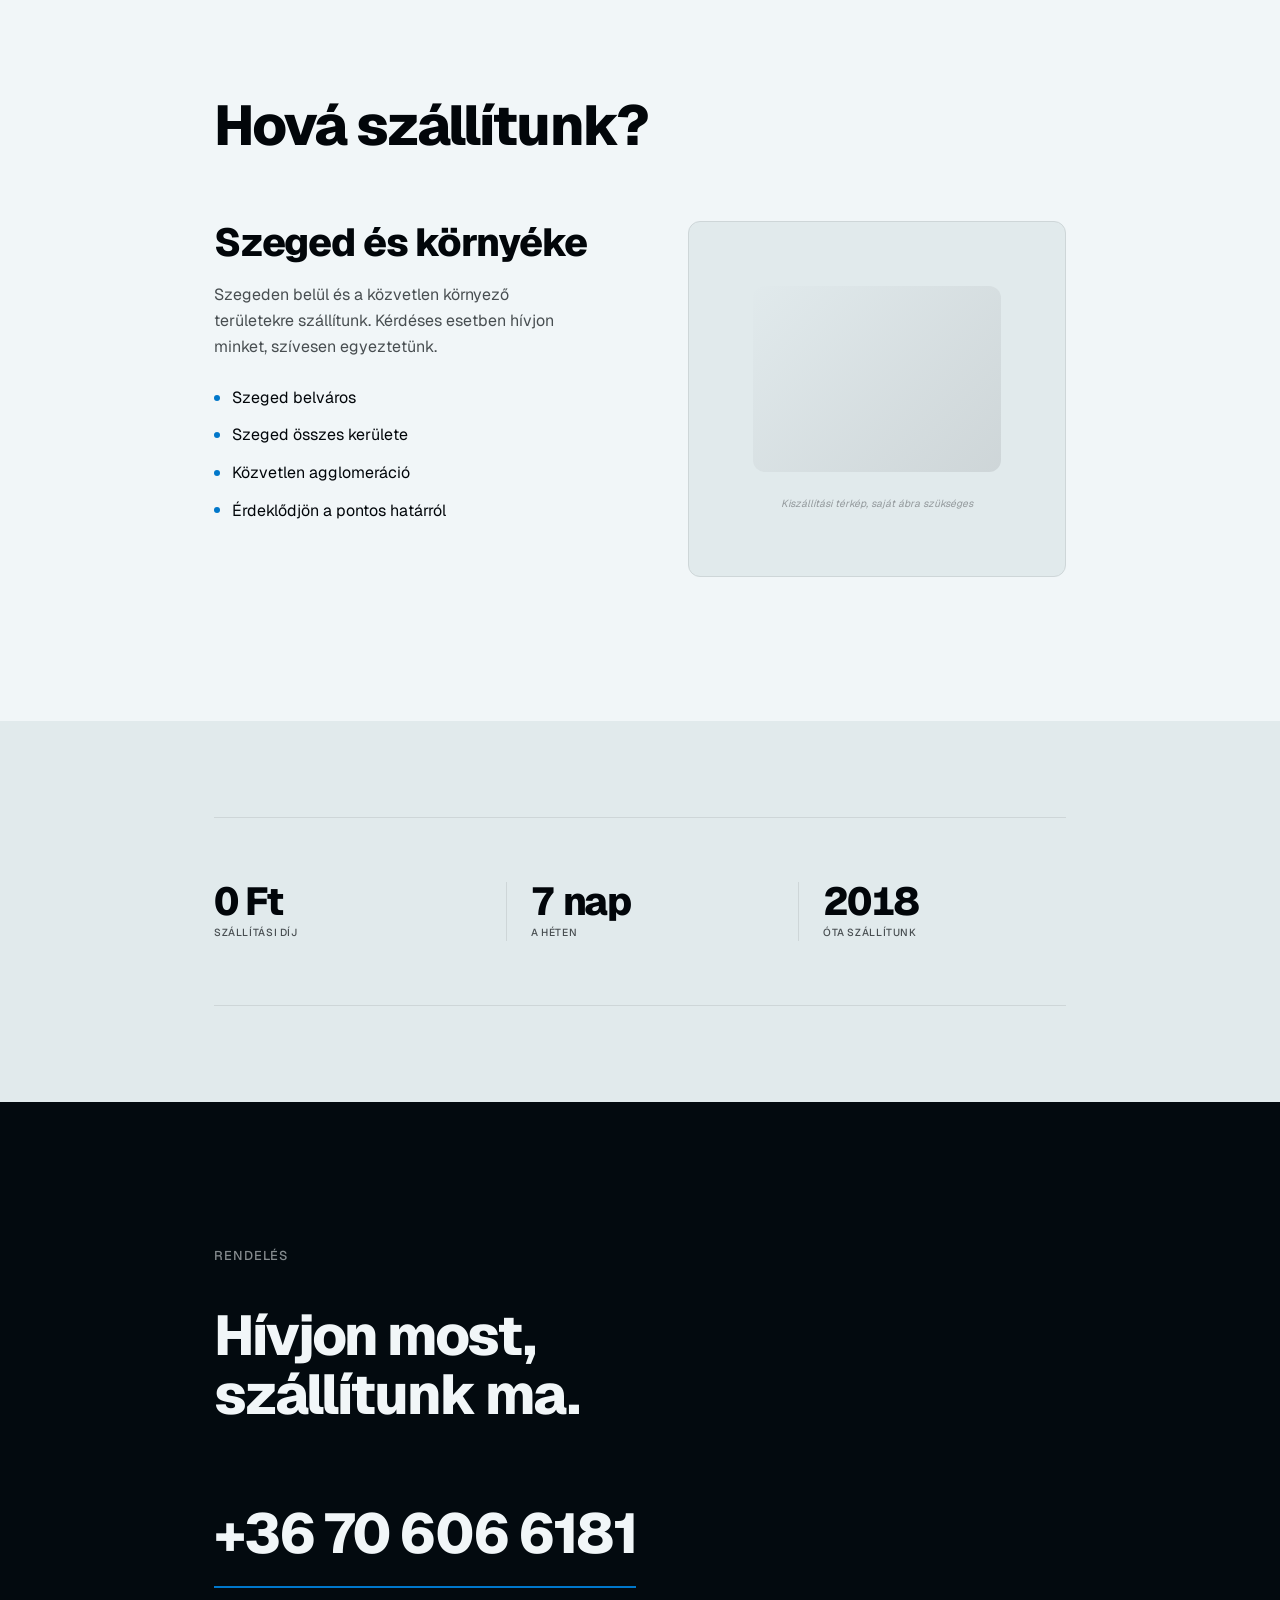
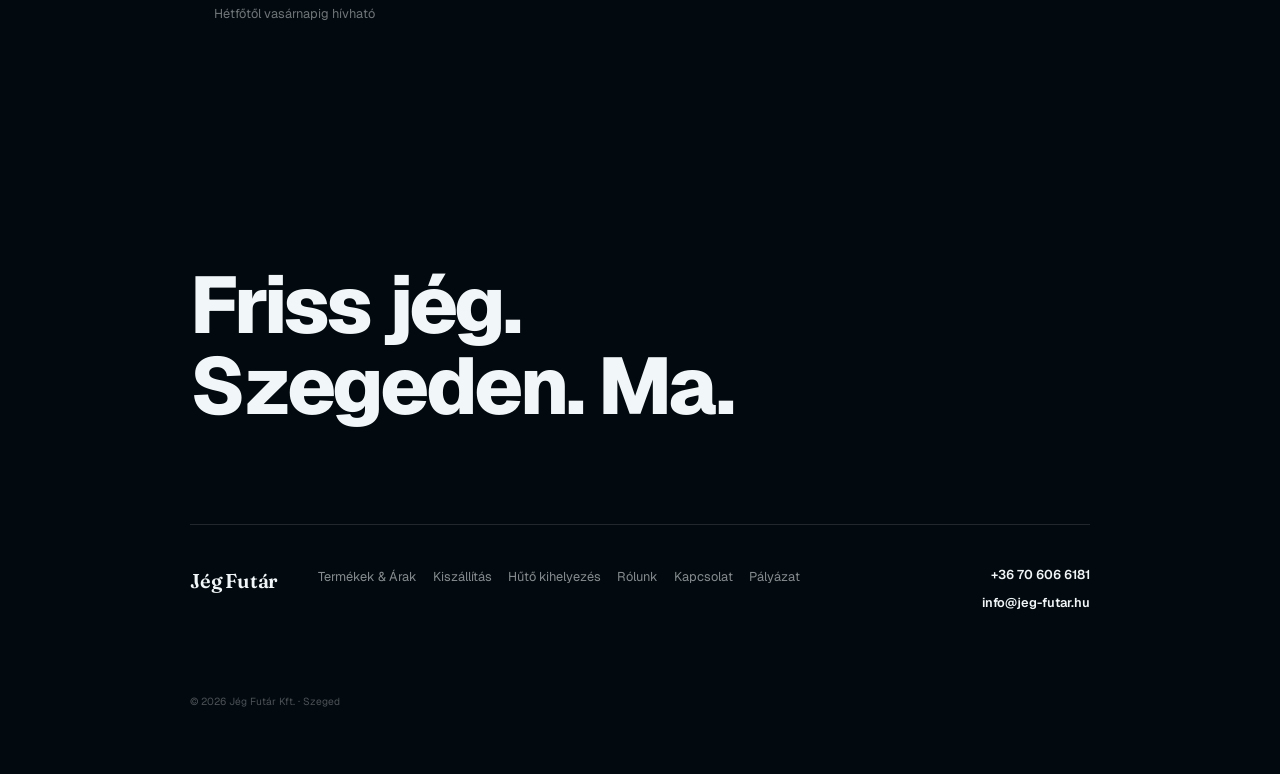
<file: kiszallitas.html>
<!DOCTYPE html>
<html lang="hu">
<head>
  <meta charset="UTF-8">
  <meta name="viewport" content="width=device-width, initial-scale=1.0">
  <title>Kiszállítás — Jég Futár</title>
  <meta name="description" content="Ingyenes jégkocka kiszállítás Szegeden és környékén. Rendelje telefonon, mi gyorsan szállítjuk.">

  <link rel="preconnect" href="https://fonts.googleapis.com">
  <link rel="preconnect" href="https://fonts.gstatic.com" crossorigin>
  <link href="https://fonts.googleapis.com/css2?family=Fraunces:ital,opsz,wght@0,9..144,600;1,9..144,400&family=Geist:wght@400;500;700;800&display=swap" rel="stylesheet">

  <link rel="stylesheet" href="tokens.css">
  <link rel="stylesheet" href="style.css">

  <style>
    /* — Page top padding — */
    .page-hero {
      padding-top: calc(5rem + var(--space-3xl));
      padding-bottom: var(--space-4xl);
    }

    /* — Split Hero — H2 Split diptych, 7/5 ratio, left=text, right=number — */
    .split-hero {
      display: grid;
      grid-template-columns: 7fr 5fr;
      gap: var(--space-3xl);
      align-items: center;
    }
    .split-hero__text {}
    .split-hero__kicker {
      display: inline-block;
      font-size: var(--text-xs);
      font-weight: 600;
      letter-spacing: 0.1em;
      text-transform: uppercase;
      color: var(--color-accent);
      margin-bottom: var(--space-lg);
    }
    .split-hero__title {
      font-size: var(--text-display);
      font-weight: 800;
      letter-spacing: -0.04em;
      line-height: 1.03;
      color: var(--color-ink);
      margin-bottom: var(--space-xl);
    }
    .split-hero__body {
      font-size: var(--text-md);
      color: var(--color-ink-2);
      line-height: 1.6;
      max-width: 44ch;
      margin-bottom: var(--space-2xl);
    }
    .split-hero__actions {
      display: flex;
      gap: var(--space-md);
      flex-wrap: wrap;
      align-items: center;
    }
    .split-hero__proof {
      background: var(--color-paper-dark);
      border-radius: var(--radius-card);
      padding: var(--space-2xl);
      display: flex;
      flex-direction: column;
      gap: var(--space-sm);
    }
    .split-hero__proof-label {
      font-size: var(--text-xs);
      font-weight: 600;
      letter-spacing: 0.1em;
      text-transform: uppercase;
      color: oklch(97% 0.006 220 / 0.45);
    }
    .split-hero__proof-num {
      font-family: var(--font-display);
      font-size: clamp(3rem, 7vw, 5.5rem);
      font-weight: 800;
      letter-spacing: -0.05em;
      line-height: 0.9;
      color: var(--color-paper);
    }
    .split-hero__proof-sub {
      font-size: var(--text-sm);
      color: oklch(97% 0.006 220 / 0.6);
      line-height: 1.5;
      margin-top: var(--space-sm);
    }

    /* — Steps section — F4 Step sequence — */
    .steps {
      background: var(--color-paper-2);
      padding-block: var(--space-4xl);
    }
    .steps__grid {
      display: grid;
      grid-template-columns: repeat(3, 1fr);
      gap: var(--space-xl);
      margin-top: var(--space-2xl);
    }
    .step {
      display: flex;
      flex-direction: column;
      gap: var(--space-md);
      padding-top: var(--space-lg);
      border-top: 2px solid var(--color-rule);
    }
    .step.step--accent { border-top-color: var(--color-accent); }
    .step__num {
      font-family: var(--font-display);
      font-size: var(--text-2xl);
      font-weight: 800;
      letter-spacing: -0.04em;
      color: var(--color-accent);
      line-height: 1;
      font-variant-numeric: tabular-nums;
    }
    .step__title {
      font-size: var(--text-lg);
      font-weight: 700;
      letter-spacing: -0.025em;
      color: var(--color-ink);
      line-height: 1.2;
    }
    .step__body {
      font-size: var(--text-base);
      color: var(--color-ink-2);
      line-height: 1.6;
    }

    /* — Coverage section — Split Studio alternating — */
    .coverage {
      padding-block: var(--space-4xl);
    }
    .coverage__split {
      display: grid;
      grid-template-columns: 1fr 1fr;
      gap: var(--space-3xl);
      align-items: start;
      margin-top: var(--space-2xl);
    }
    .coverage__text h3 {
      font-size: var(--text-2xl);
      font-weight: 800;
      letter-spacing: -0.03em;
      line-height: 1.15;
      margin-bottom: var(--space-md);
    }
    .coverage__text p {
      font-size: var(--text-base);
      color: var(--color-ink-2);
      line-height: 1.65;
      max-width: 44ch;
    }
    .coverage__list {
      display: flex;
      flex-direction: column;
      gap: var(--space-sm);
      margin-top: var(--space-lg);
    }
    .coverage__list-item {
      display: flex;
      align-items: center;
      gap: var(--space-sm);
      font-size: var(--text-base);
      color: var(--color-ink);
    }
    .coverage__list-item::before {
      content: '';
      width: 6px;
      height: 6px;
      background: var(--color-accent);
      border-radius: 50%;
      flex-shrink: 0;
    }
    .coverage__visual {
      background: var(--color-paper-2);
      border: 1px solid var(--color-rule);
      border-radius: var(--radius-card);
      padding: var(--space-2xl);
      display: flex;
      flex-direction: column;
      gap: var(--space-lg);
    }
    .coverage__visual-note {
      font-size: var(--text-xs);
      color: var(--color-muted);
      text-align: center;
      font-style: italic;
    }
    .img-placeholder { aspect-ratio: 4 / 3; }

    /* — Responsive — */
    @media (max-width: 760px) {
      .split-hero { grid-template-columns: 1fr; }
      .split-hero__proof { order: -1; padding: var(--space-xl); }
      .steps__grid { grid-template-columns: 1fr; }
      .coverage__split { grid-template-columns: 1fr; }
    }
  </style>
  <script src="animations.js" defer></script>
</head>
<body>
  <a href="#main" class="skip-link">Ugrás a tartalomhoz</a>

  <header class="site-header">
    <nav class="nav" id="nav" role="navigation" aria-label="Főmenü">
      <div class="nav__inner">
        <a href="index.html" class="nav__wordmark">Jég Futár</a>
        <ul class="nav__links" id="nav-links" role="list">
          <li><a href="termekeink.html" class="nav__link">Termékek &amp; Árak</a></li>
          <li><a href="kiszallitas.html" class="nav__link" aria-current="page">Kiszállítás</a></li>
          <li><a href="huto-kihelyezes.html" class="nav__link">Hűtő kihelyezés</a></li>
          <li><a href="rolunk.html" class="nav__link">Rólunk</a></li>
        </ul>
        <a href="tel:+36706066181" class="nav__cta">+36 70 606 6181</a>
        <button class="nav__toggle" aria-expanded="false" aria-controls="nav-links" aria-label="Menü">
          <svg width="18" height="14" viewBox="0 0 18 14" fill="none" aria-hidden="true">
            <rect width="18" height="2" rx="1" fill="currentColor"/>
            <rect y="6" width="18" height="2" rx="1" fill="currentColor"/>
            <rect y="12" width="18" height="2" rx="1" fill="currentColor"/>
          </svg>
        </button>
      </div>
    </nav>
  </header>

  <main id="main">

    <!-- Hero — Split Studio, H2, 7/5 ratio -->
    <section class="page-hero container" aria-labelledby="hero-heading">
      <div class="split-hero">
        <div class="split-hero__text">
          <span class="split-hero__kicker reveal" style="--i:0">Kiszállítás</span>
          <h1 class="split-hero__title reveal" id="hero-heading" style="--i:1">
            Szegeden bárhova.<br>Ingyenesen.
          </h1>
          <p class="split-hero__body reveal" style="--i:2">
            Rendelje meg telefonon. Jégkocka és törtjég kiszállítás Szegeden
            és környékén, kiszállítási díj nélkül, hétfőtől vasárnapig.
          </p>
          <div class="split-hero__actions reveal" style="--i:3">
            <a href="tel:+36706066181" class="btn-primary">Hívjon: +36 70 606 6181</a>
            <a href="termekeink.html" class="btn-secondary">Termékek &amp; árak</a>
          </div>
        </div>
        <aside class="split-hero__proof reveal" style="--i:2" aria-label="Kiszállítás ára">
          <span class="split-hero__proof-label">Kiszállítási díj</span>
          <span class="split-hero__proof-num">0&nbsp;Ft</span>
          <p class="split-hero__proof-sub">
            Nincs minimum rendelés.<br>
            Szegeden és környékén szállítunk.
          </p>
        </aside>
      </div>
    </section>

    <!-- Steps — F4 numbered sequence -->
    <section class="steps" aria-labelledby="steps-heading">
      <div class="container">
        <div class="section-head">
          <h2 class="section-head__title" id="steps-heading">Hogyan működik?</h2>
          <p class="section-head__body">Három lépés, és a jég útban van Önhöz.</p>
        </div>
        <div class="steps__grid">
          <div class="step step--accent">
            <span class="step__num">01</span>
            <h3 class="step__title">Hívjon telefonon</h3>
            <p class="step__body">Mondja meg, mennyi és milyen jéget kér, és megbeszéljük a szállítás idejét.</p>
          </div>
          <div class="step">
            <span class="step__num">02</span>
            <h3 class="step__title">Összekészítjük</h3>
            <p class="step__body">Modern gépeinken frissen készítjük el a megrendelt mennyiséget: jégkocka vagy törtjég.</p>
          </div>
          <div class="step">
            <span class="step__num">03</span>
            <h3 class="step__title">Kiszállítjuk</h3>
            <p class="step__body">A megbeszélt időpontban megérkezünk, kiszállítási díj nélkül, a megadott Szegedi címre.</p>
          </div>
        </div>
      </div>
    </section>

    <!-- Coverage — kiszállítási terület -->
    <section class="coverage" aria-labelledby="coverage-heading">
      <div class="container">
        <div class="section-head">
          <h2 class="section-head__title" id="coverage-heading">Hová szállítunk?</h2>
        </div>
        <div class="coverage__split">
          <div class="coverage__text">
            <h3>Szeged és környéke</h3>
            <p>
              Szegeden belül és a közvetlen környező területekre szállítunk.
              Kérdéses esetben hívjon minket, szívesen egyeztetünk.
            </p>
            <ul class="coverage__list" role="list" aria-label="Kiszállítási területek">
              <li class="coverage__list-item">Szeged belváros</li>
              <li class="coverage__list-item">Szeged összes kerülete</li>
              <li class="coverage__list-item">Közvetlen agglomeráció</li>
              <li class="coverage__list-item">Érdeklődjön a pontos határról</li>
            </ul>
          </div>
          <div class="coverage__visual">
            <div class="img-placeholder" role="img" aria-label="Szegedi kiszállítási térkép, hamarosan"></div>
            <p class="coverage__visual-note">Kiszállítási térkép, saját ábra szükséges</p>
          </div>
        </div>
      </div>
    </section>

    <!-- Stat strip -->
    <section style="background: var(--color-paper-2); padding-block: var(--space-3xl);" aria-label="Mutatók">
      <div class="container">
        <div class="stat-strip">
          <div class="stat-strip__item">
            <span class="stat-strip__num">0 Ft</span>
            <span class="stat-strip__label">szállítási díj</span>
          </div>
          <div class="stat-strip__item">
            <span class="stat-strip__num">7 nap</span>
            <span class="stat-strip__label">a héten</span>
          </div>
          <div class="stat-strip__item">
            <span class="stat-strip__num">2018</span>
            <span class="stat-strip__label">óta szállítunk</span>
          </div>
        </div>
      </div>
    </section>

    <!-- CTA dark -->
    <section class="cta-dark" aria-labelledby="cta-heading">
      <div class="cta-dark__inner">
        <span class="cta-dark__kicker">Rendelés</span>
        <h2 class="cta-dark__headline" id="cta-heading">Hívjon most,<br>szállítunk ma.</h2>
        <a href="tel:+36706066181" class="cta-dark__number">+36 70 606 6181</a>
        <p class="cta-dark__sub">Hétfőtől vasárnapig hívható</p>
      </div>
    </section>

  </main>

  <footer class="site-footer" role="contentinfo">
    <div class="footer-inner">
      <p class="footer-statement">Friss jég.<br>Szegeden. Ma.</p>
      <div class="footer-rule"></div>
      <div class="footer-grid">
        <a href="index.html" class="footer-wordmark">Jég Futár</a>
        <nav class="footer-nav" aria-label="Lábléc navigáció">
          <a href="termekeink.html">Termékek &amp; Árak</a>
          <a href="kiszallitas.html">Kiszállítás</a>
          <a href="huto-kihelyezes.html">Hűtő kihelyezés</a>
          <a href="rolunk.html">Rólunk</a>
          <a href="kapcsolat.html">Kapcsolat</a>
          <a href="palyazat.html">Pályázat</a>
        </nav>
        <div class="footer-contact">
          <a href="tel:+36706066181">+36 70 606 6181</a>
          <a href="mailto:info@jeg-futar.hu">info@jeg-futar.hu</a>
        </div>
        <small class="footer-copyright">© 2026 Jég Futár Kft. · Szeged</small>
      </div>
    </div>
  </footer>

  <script>
    const toggle = document.querySelector('.nav__toggle');
    const links  = document.getElementById('nav-links');
    toggle?.addEventListener('click', () => {
      const open = toggle.getAttribute('aria-expanded') === 'true';
      toggle.setAttribute('aria-expanded', String(!open));
      links?.classList.toggle('is-open', !open);
    });
    document.addEventListener('click', e => {
      if (!e.target.closest('.nav')) {
        toggle?.setAttribute('aria-expanded', 'false');
        links?.classList.remove('is-open');
      }
    });
  </script>
</body>
</html>
</file>
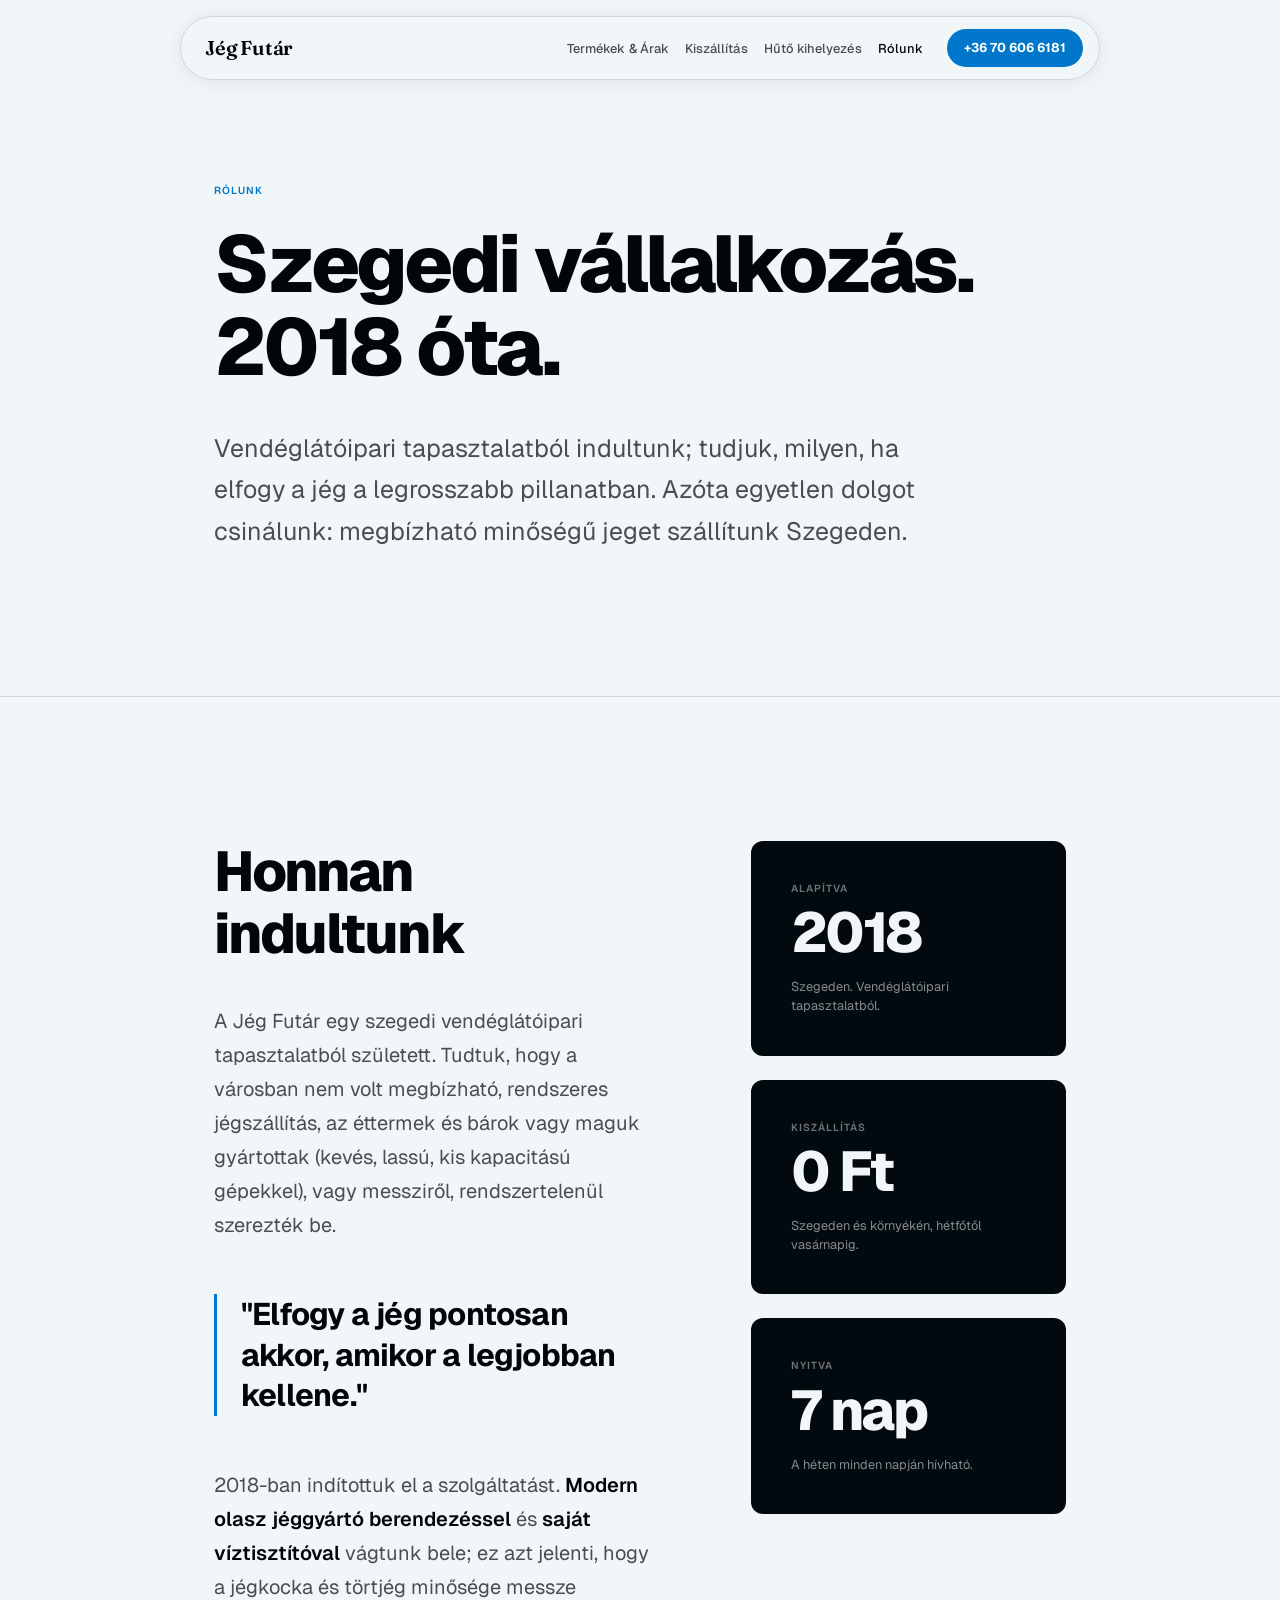
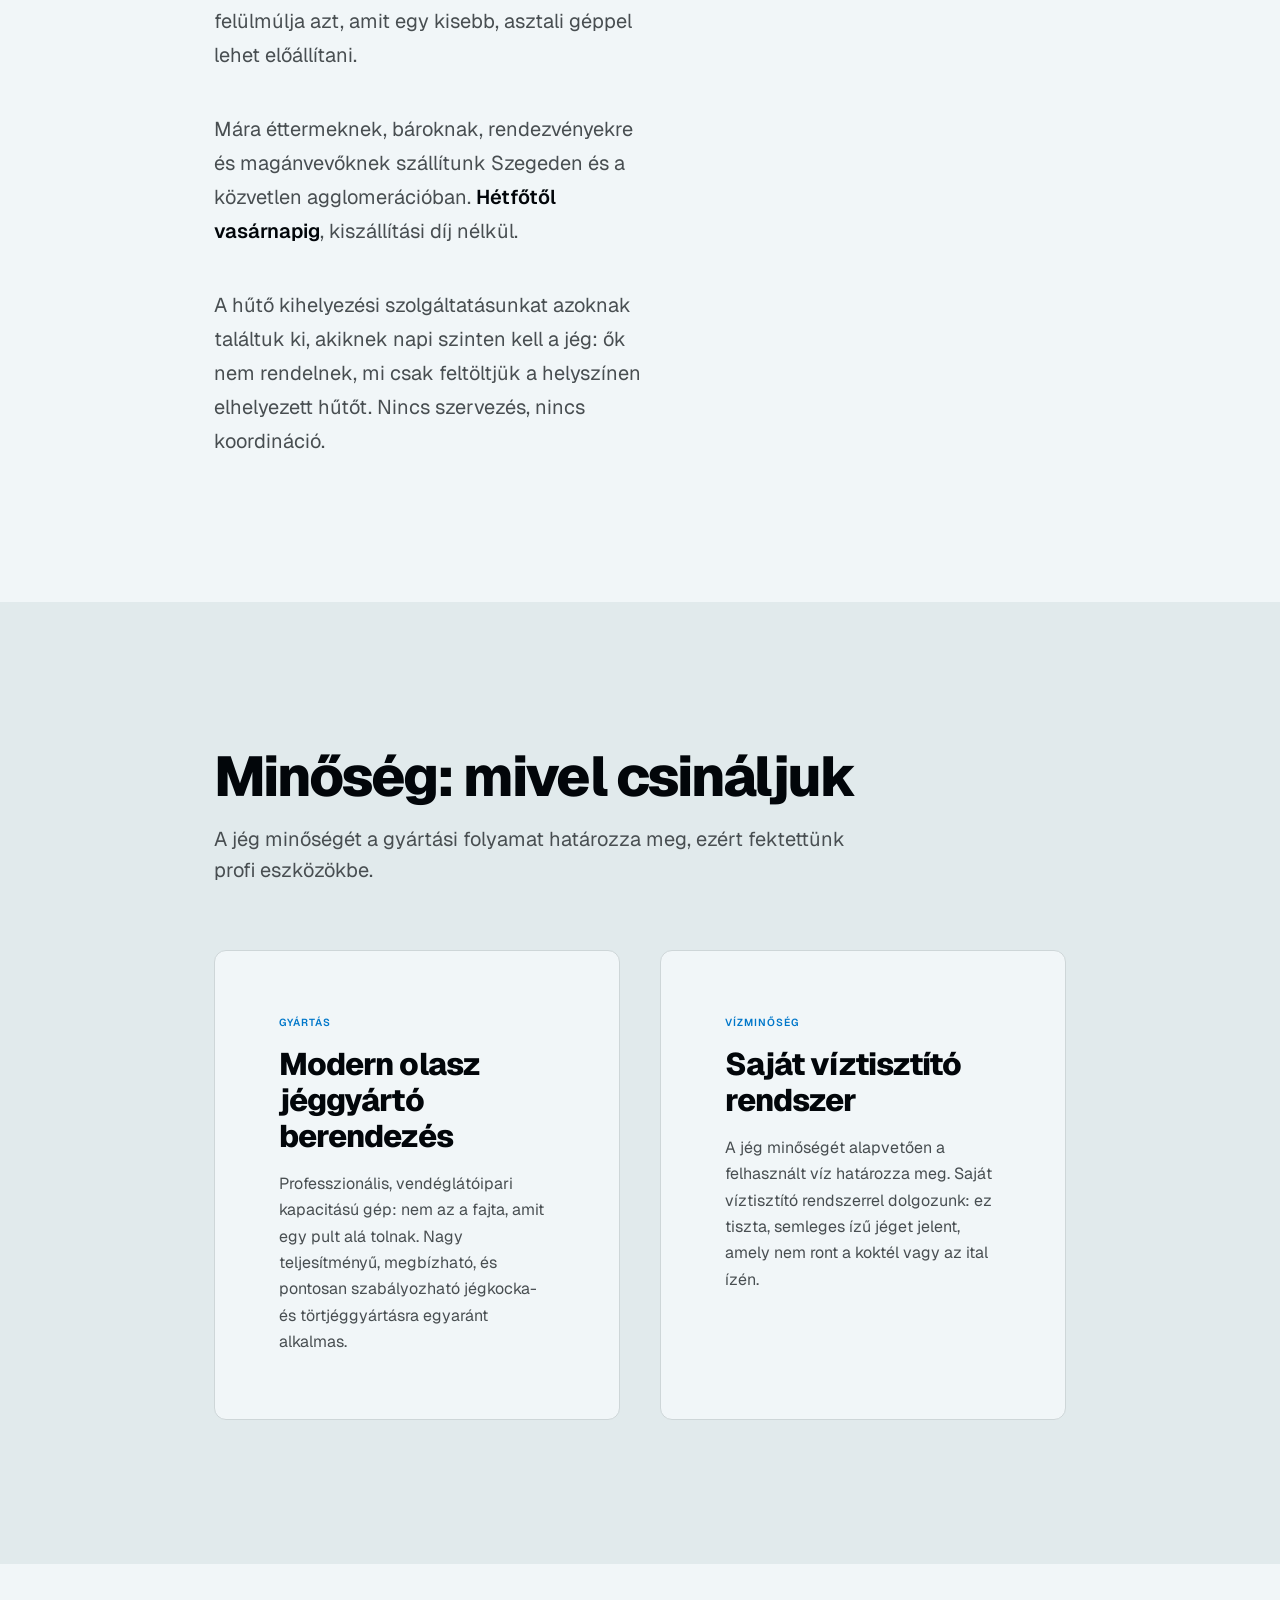
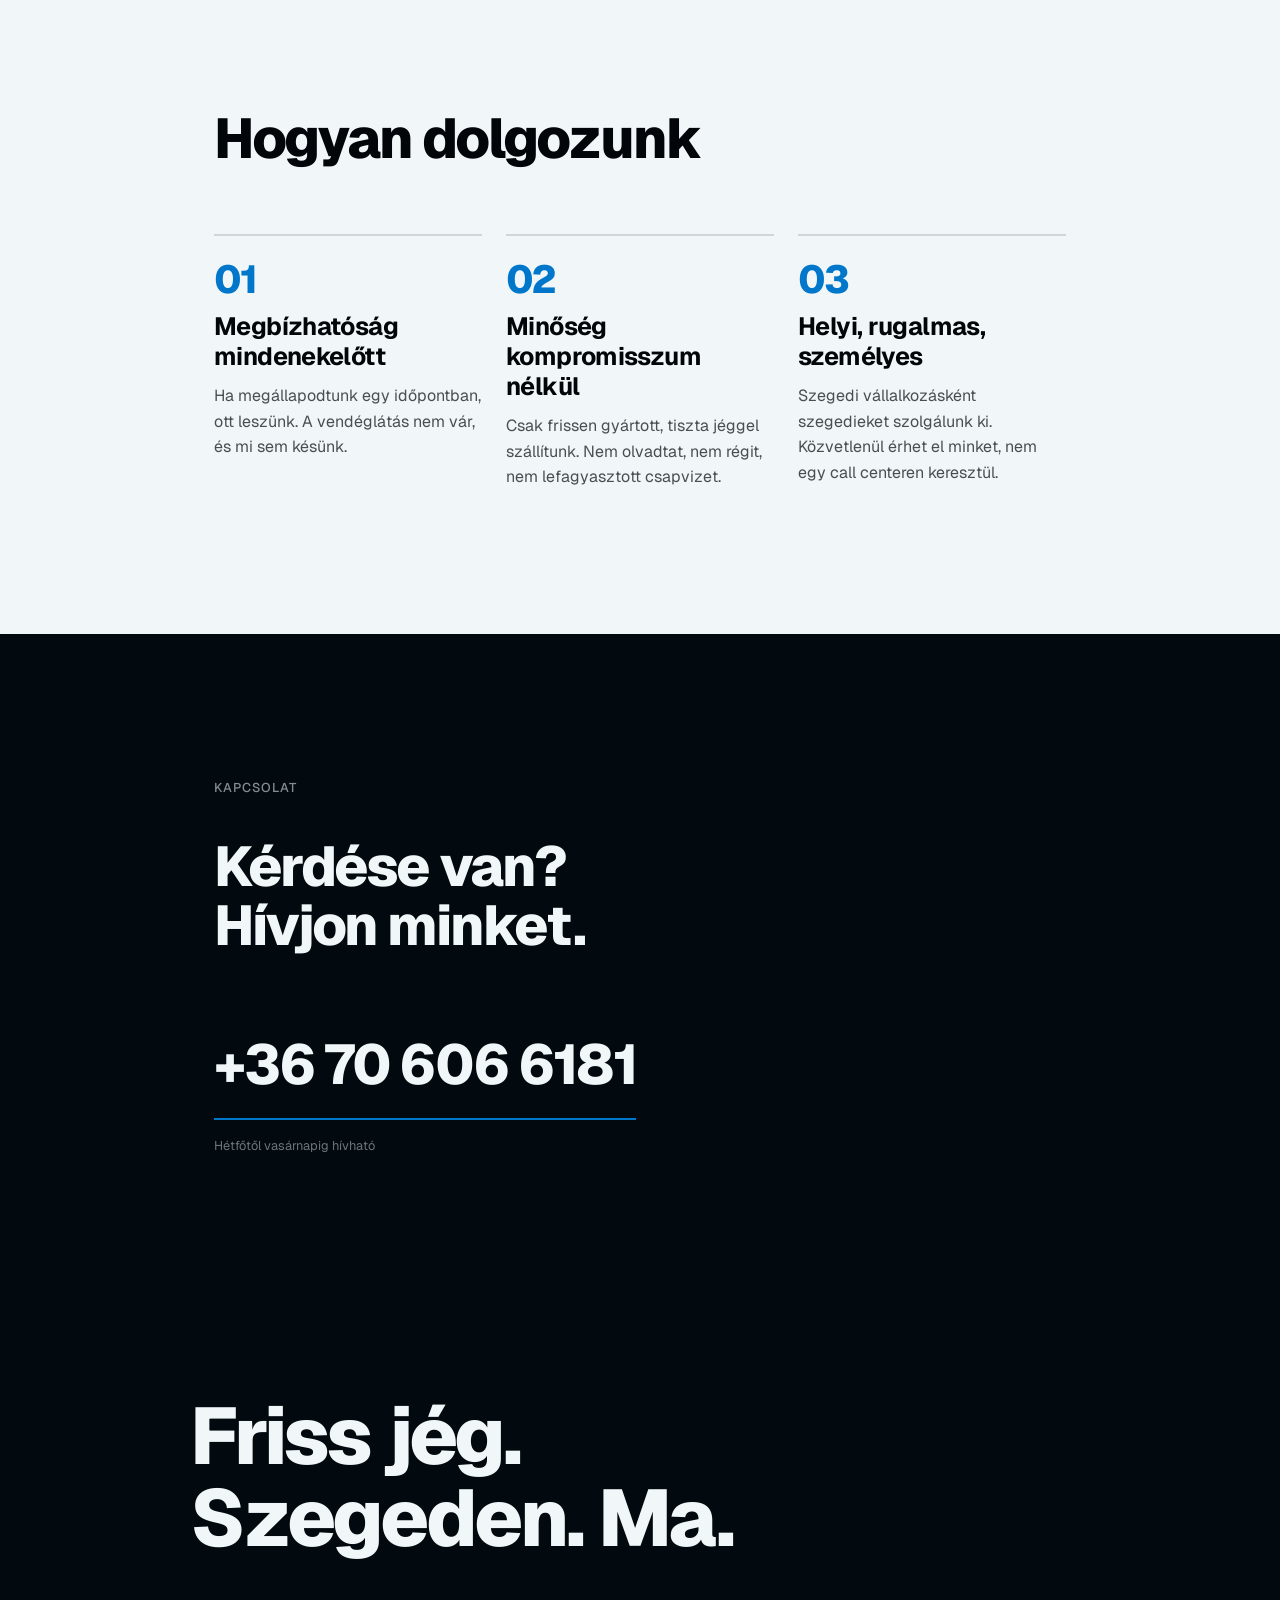
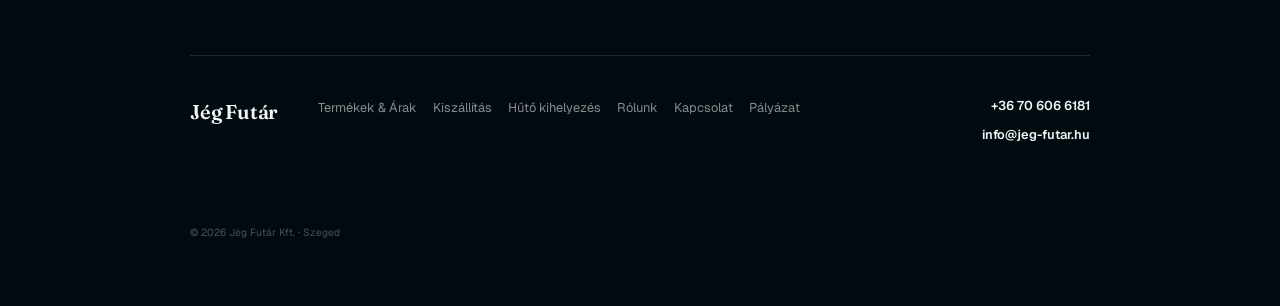
<file: rolunk.html>
<!DOCTYPE html>
<html lang="hu">
<head>
  <meta charset="UTF-8">
  <meta name="viewport" content="width=device-width, initial-scale=1.0">
  <title>Rólunk — Jég Futár</title>
  <meta name="description" content="Szegedi vállalkozás, 2018 óta. Vendéglátóipari tapasztalatból indultunk, modern olasz géppel, saját víztisztítóval készítjük a jéget.">

  <link rel="preconnect" href="https://fonts.googleapis.com">
  <link rel="preconnect" href="https://fonts.gstatic.com" crossorigin>
  <link href="https://fonts.googleapis.com/css2?family=Fraunces:ital,opsz,wght@0,9..144,600;1,9..144,400&family=Geist:wght@400;500;700;800&display=swap" rel="stylesheet">

  <link rel="stylesheet" href="tokens.css">
  <link rel="stylesheet" href="style.css">

  <style>
    /* Hallmark · pre-emit critique: P5 H4 E5 S5 R5 V4 */

    .page-hero {
      padding-top: calc(5rem + var(--space-3xl));
      padding-bottom: var(--space-4xl);
    }

    /* — Editorial hero — narrow centered column — */
    .about-hero {
      max-width: 760px;
    }
    .about-hero__kicker {
      display: inline-block;
      font-size: var(--text-xs);
      font-weight: 600;
      letter-spacing: 0.1em;
      text-transform: uppercase;
      color: var(--color-accent);
      margin-bottom: var(--space-lg);
    }
    .about-hero__title {
      font-size: var(--text-display);
      font-weight: 800;
      letter-spacing: -0.04em;
      line-height: 1.03;
      color: var(--color-ink);
      margin-bottom: var(--space-xl);
    }
    .about-hero__lead {
      font-size: var(--text-lg);
      color: var(--color-ink-2);
      line-height: 1.65;
      max-width: 54ch;
    }

    /* — Story section — asymmetric 7/5 split — */
    .story {
      padding-block: var(--space-4xl);
      border-top: 1px solid var(--color-rule);
    }
    .story__split {
      display: grid;
      grid-template-columns: 7fr 5fr;
      gap: var(--space-3xl);
      align-items: start;
    }
    .story__body {
      display: flex;
      flex-direction: column;
      gap: var(--space-xl);
    }
    .story__p {
      font-size: var(--text-md);
      color: var(--color-ink-2);
      line-height: 1.7;
      max-width: 54ch;
    }
    .story__p strong {
      color: var(--color-ink);
      font-weight: 600;
    }
    .story__aside {
      display: flex;
      flex-direction: column;
      gap: var(--space-lg);
      position: sticky;
      top: calc(5rem + var(--space-xl));
    }
    .story__stat {
      background: var(--color-paper-dark);
      border-radius: var(--radius-card);
      padding: var(--space-xl);
      display: flex;
      flex-direction: column;
      gap: var(--space-xs);
    }
    .story__stat-label {
      font-size: var(--text-xs);
      font-weight: 600;
      letter-spacing: 0.1em;
      text-transform: uppercase;
      color: oklch(97% 0.006 220 / 0.45);
    }
    .story__stat-value {
      font-family: var(--font-display);
      font-size: var(--text-display-s);
      font-weight: 800;
      letter-spacing: -0.04em;
      line-height: 1.0;
      color: var(--color-paper);
    }
    .story__stat-sub {
      font-size: var(--text-sm);
      color: oklch(97% 0.006 220 / 0.55);
      line-height: 1.5;
      margin-top: var(--space-xs);
    }

    /* — Pull quote — */
    .pull-quote {
      border-left: 3px solid var(--color-accent);
      padding-left: var(--space-lg);
      margin-block: var(--space-sm);
    }
    .pull-quote__text {
      font-size: var(--text-xl);
      font-weight: 700;
      letter-spacing: -0.025em;
      line-height: 1.3;
      color: var(--color-ink);
    }

    /* — Equipment section — */
    .equipment {
      background: var(--color-paper-2);
      padding-block: var(--space-4xl);
    }
    .equipment__grid {
      display: grid;
      grid-template-columns: 1fr 1fr;
      gap: var(--space-xl);
      margin-top: var(--space-2xl);
    }
    .equipment__card {
      background: var(--color-paper);
      border: 1px solid var(--color-rule);
      border-radius: var(--radius-card);
      padding: var(--space-2xl);
      display: flex;
      flex-direction: column;
      gap: var(--space-md);
    }
    .equipment__card-tag {
      font-size: var(--text-xs);
      font-weight: 600;
      letter-spacing: 0.1em;
      text-transform: uppercase;
      color: var(--color-accent);
    }
    .equipment__card-title {
      font-size: var(--text-xl);
      font-weight: 800;
      letter-spacing: -0.03em;
      line-height: 1.15;
      color: var(--color-ink);
    }
    .equipment__card-body {
      font-size: var(--text-base);
      color: var(--color-ink-2);
      line-height: 1.65;
    }

    /* — Values — 3-col grid — */
    .values {
      padding-block: var(--space-4xl);
    }
    .values__grid {
      display: grid;
      grid-template-columns: repeat(3, 1fr);
      gap: var(--space-lg);
      margin-top: var(--space-2xl);
    }
    .value-item {
      padding-top: var(--space-lg);
      border-top: 2px solid var(--color-rule);
      display: flex;
      flex-direction: column;
      gap: var(--space-sm);
    }
    .value-item__num {
      font-family: var(--font-display);
      font-size: var(--text-2xl);
      font-weight: 800;
      letter-spacing: -0.04em;
      color: var(--color-accent);
      line-height: 1;
    }
    .value-item__title {
      font-size: var(--text-lg);
      font-weight: 700;
      letter-spacing: -0.025em;
      color: var(--color-ink);
      line-height: 1.2;
    }
    .value-item__body {
      font-size: var(--text-base);
      color: var(--color-ink-2);
      line-height: 1.6;
    }

    @media (max-width: 760px) {
      .story__split { grid-template-columns: 1fr; }
      .story__aside { position: static; }
      .equipment__grid { grid-template-columns: 1fr; }
      .values__grid { grid-template-columns: 1fr; }
    }
  </style>
  <script src="animations.js" defer></script>
</head>
<body>
  <a href="#main" class="skip-link">Ugrás a tartalomhoz</a>

  <header class="site-header">
    <nav class="nav" id="nav" role="navigation" aria-label="Főmenü">
      <div class="nav__inner">
        <a href="index.html" class="nav__wordmark">Jég Futár</a>
        <ul class="nav__links" id="nav-links" role="list">
          <li><a href="termekeink.html" class="nav__link">Termékek &amp; Árak</a></li>
          <li><a href="kiszallitas.html" class="nav__link">Kiszállítás</a></li>
          <li><a href="huto-kihelyezes.html" class="nav__link">Hűtő kihelyezés</a></li>
          <li><a href="rolunk.html" class="nav__link" aria-current="page">Rólunk</a></li>
        </ul>
        <a href="tel:+36706066181" class="nav__cta">+36 70 606 6181</a>
        <button class="nav__toggle" aria-expanded="false" aria-controls="nav-links" aria-label="Menü">
          <svg width="18" height="14" viewBox="0 0 18 14" fill="none" aria-hidden="true">
            <rect width="18" height="2" rx="1" fill="currentColor"/>
            <rect y="6" width="18" height="2" rx="1" fill="currentColor"/>
            <rect y="12" width="18" height="2" rx="1" fill="currentColor"/>
          </svg>
        </button>
      </div>
    </nav>
  </header>

  <main id="main">

    <!-- Editorial hero — narrow, text-led -->
    <section class="page-hero container" aria-labelledby="hero-heading">
      <div class="about-hero">
        <span class="about-hero__kicker reveal" style="--i:0">Rólunk</span>
        <h1 class="about-hero__title reveal" id="hero-heading" style="--i:1">
          Szegedi vállalkozás.<br>2018 óta.
        </h1>
        <p class="about-hero__lead reveal" style="--i:2">
          Vendéglátóipari tapasztalatból indultunk; tudjuk, milyen, ha
          elfogy a jég a legrosszabb pillanatban. Azóta egyetlen dolgot
          csinálunk: megbízható minőségű jeget szállítunk Szegeden.
        </p>
      </div>
    </section>

    <!-- Story — asymmetric split with sticky stat aside -->
    <section class="story" aria-labelledby="story-heading">
      <div class="container">
        <div class="story__split">
          <div class="story__body">
            <h2 class="section-head__title reveal" id="story-heading" style="--i:0">Honnan indultunk</h2>

            <p class="story__p reveal" style="--i:1">
              A Jég Futár egy szegedi vendéglátóipari tapasztalatból született. Tudtuk,
              hogy a városban nem volt megbízható, rendszeres jégszállítás, az éttermek
              és bárok vagy maguk gyártottak (kevés, lassú, kis kapacitású gépekkel), vagy
              messziről, rendszertelenül szerezték be.
            </p>

            <div class="pull-quote reveal" style="--i:2">
              <p class="pull-quote__text">
                "Elfogy a jég pontosan akkor, amikor a legjobban kellene."
              </p>
            </div>

            <p class="story__p reveal" style="--i:3">
              2018-ban indítottuk el a szolgáltatást. <strong>Modern olasz jéggyártó
              berendezéssel</strong> és <strong>saját víztisztítóval</strong> vágtunk
              bele; ez azt jelenti, hogy a jégkocka és törtjég minősége messze felülmúlja
              azt, amit egy kisebb, asztali géppel lehet előállítani.
            </p>

            <p class="story__p reveal" style="--i:4">
              Mára éttermeknek, bároknak, rendezvényekre és magánvevőknek szállítunk
              Szegeden és a közvetlen agglomerációban. <strong>Hétfőtől vasárnapig</strong>,
              kiszállítási díj nélkül.
            </p>

            <p class="story__p reveal" style="--i:5">
              A hűtő kihelyezési szolgáltatásunkat azoknak találtuk ki, akiknek napi
              szinten kell a jég: ők nem rendelnek, mi csak feltöltjük a helyszínen
              elhelyezett hűtőt. Nincs szervezés, nincs koordináció.
            </p>
          </div>

          <aside class="story__aside" aria-label="Adatok">
            <div class="story__stat reveal" style="--i:1">
              <span class="story__stat-label">Alapítva</span>
              <span class="story__stat-value">2018</span>
              <p class="story__stat-sub">Szegeden. Vendéglátóipari tapasztalatból.</p>
            </div>
            <div class="story__stat reveal" style="--i:2">
              <span class="story__stat-label">Kiszállítás</span>
              <span class="story__stat-value">0 Ft</span>
              <p class="story__stat-sub">Szegeden és környékén, hétfőtől vasárnapig.</p>
            </div>
            <div class="story__stat reveal" style="--i:3">
              <span class="story__stat-label">Nyitva</span>
              <span class="story__stat-value">7 nap</span>
              <p class="story__stat-sub">A héten minden napján hívható.</p>
            </div>
          </aside>
        </div>
      </div>
    </section>

    <!-- Equipment — what makes the quality -->
    <section class="equipment" aria-labelledby="equipment-heading">
      <div class="container">
        <div class="section-head">
          <h2 class="section-head__title" id="equipment-heading">Minőség: mivel csináljuk</h2>
          <p class="section-head__body">A jég minőségét a gyártási folyamat határozza meg, ezért fektettünk profi eszközökbe.</p>
        </div>
        <div class="equipment__grid">
          <article class="equipment__card">
            <span class="equipment__card-tag">Gyártás</span>
            <h3 class="equipment__card-title">Modern olasz jéggyártó berendezés</h3>
            <p class="equipment__card-body">
              Professzionális, vendéglátóipari kapacitású gép: nem az a fajta, amit
              egy pult alá tolnak. Nagy teljesítményű, megbízható, és pontosan szabályozható
              jégkocka- és törtjéggyártásra egyaránt alkalmas.
            </p>
          </article>
          <article class="equipment__card">
            <span class="equipment__card-tag">Vízminőség</span>
            <h3 class="equipment__card-title">Saját víztisztító rendszer</h3>
            <p class="equipment__card-body">
              A jég minőségét alapvetően a felhasznált víz határozza meg. Saját
              víztisztító rendszerrel dolgozunk: ez tiszta, semleges ízű jéget
              jelent, amely nem ront a koktél vagy az ital ízén.
            </p>
          </article>
        </div>
      </div>
    </section>

    <!-- Values — 3 principles -->
    <section class="values" aria-labelledby="values-heading">
      <div class="container">
        <div class="section-head">
          <h2 class="section-head__title" id="values-heading">Hogyan dolgozunk</h2>
        </div>
        <div class="values__grid">
          <div class="value-item">
            <span class="value-item__num">01</span>
            <h3 class="value-item__title">Megbízhatóság mindenekelőtt</h3>
            <p class="value-item__body">
              Ha megállapodtunk egy időpontban, ott leszünk. A vendéglátás nem vár,
              és mi sem késünk.
            </p>
          </div>
          <div class="value-item">
            <span class="value-item__num">02</span>
            <h3 class="value-item__title">Minőség kompromisszum nélkül</h3>
            <p class="value-item__body">
              Csak frissen gyártott, tiszta jéggel szállítunk. Nem olvadtat, nem régit,
              nem lefagyasztott csapvizet.
            </p>
          </div>
          <div class="value-item">
            <span class="value-item__num">03</span>
            <h3 class="value-item__title">Helyi, rugalmas, személyes</h3>
            <p class="value-item__body">
              Szegedi vállalkozásként szegedieket szolgálunk ki. Közvetlenül érhet el
              minket, nem egy call centeren keresztül.
            </p>
          </div>
        </div>
      </div>
    </section>

    <!-- CTA dark -->
    <section class="cta-dark" aria-labelledby="cta-heading">
      <div class="cta-dark__inner">
        <span class="cta-dark__kicker">Kapcsolat</span>
        <h2 class="cta-dark__headline" id="cta-heading">Kérdése van?<br>Hívjon minket.</h2>
        <a href="tel:+36706066181" class="cta-dark__number">+36 70 606 6181</a>
        <p class="cta-dark__sub">Hétfőtől vasárnapig hívható</p>
      </div>
    </section>

  </main>

  <footer class="site-footer" role="contentinfo">
    <div class="footer-inner">
      <p class="footer-statement">Friss jég.<br>Szegeden. Ma.</p>
      <div class="footer-rule"></div>
      <div class="footer-grid">
        <a href="index.html" class="footer-wordmark">Jég Futár</a>
        <nav class="footer-nav" aria-label="Lábléc navigáció">
          <a href="termekeink.html">Termékek &amp; Árak</a>
          <a href="kiszallitas.html">Kiszállítás</a>
          <a href="huto-kihelyezes.html">Hűtő kihelyezés</a>
          <a href="rolunk.html">Rólunk</a>
          <a href="kapcsolat.html">Kapcsolat</a>
          <a href="palyazat.html">Pályázat</a>
        </nav>
        <div class="footer-contact">
          <a href="tel:+36706066181">+36 70 606 6181</a>
          <a href="mailto:info@jeg-futar.hu">info@jeg-futar.hu</a>
        </div>
        <small class="footer-copyright">© 2026 Jég Futár Kft. · Szeged</small>
      </div>
    </div>
  </footer>

  <script>
    const toggle = document.querySelector('.nav__toggle');
    const links  = document.getElementById('nav-links');
    toggle?.addEventListener('click', () => {
      const open = toggle.getAttribute('aria-expanded') === 'true';
      toggle.setAttribute('aria-expanded', String(!open));
      links?.classList.toggle('is-open', !open);
    });
    document.addEventListener('click', e => {
      if (!e.target.closest('.nav')) {
        toggle?.setAttribute('aria-expanded', 'false');
        links?.classList.remove('is-open');
      }
    });
  </script>
</body>
</html>
</file>
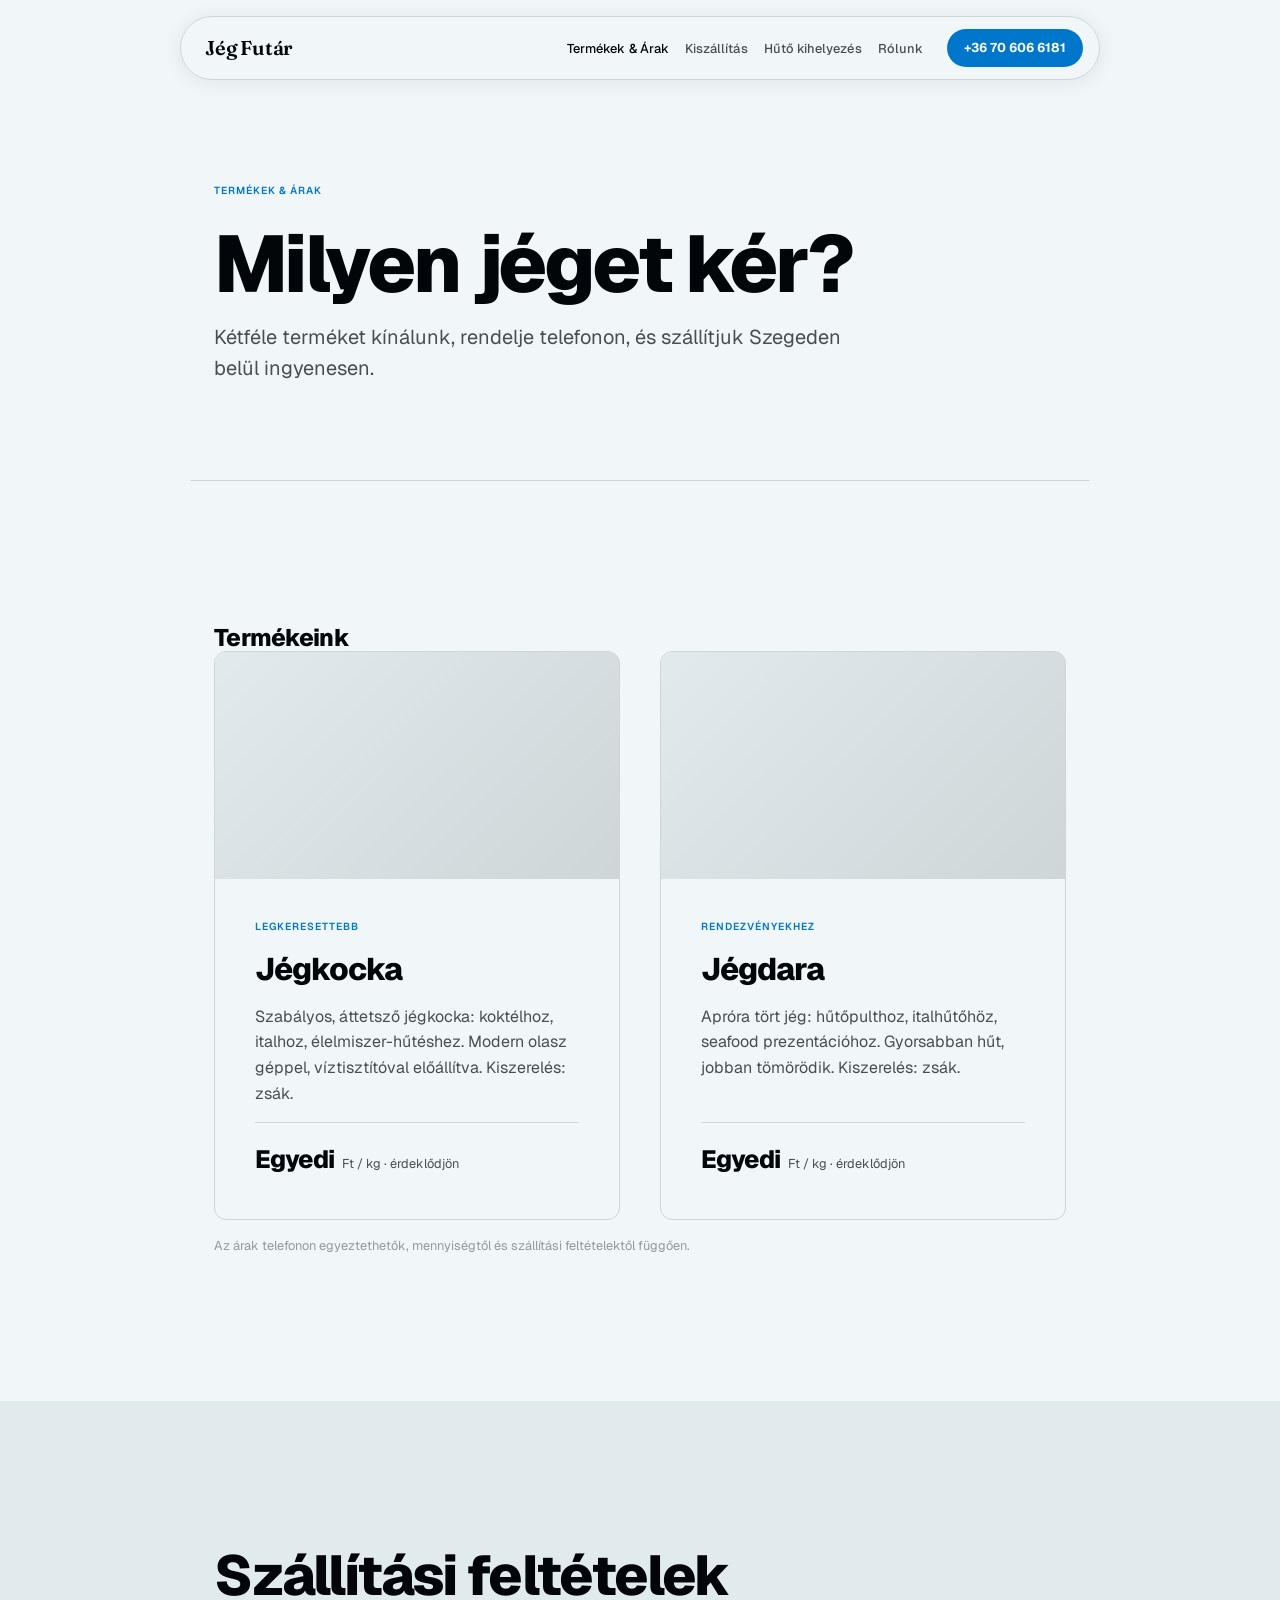
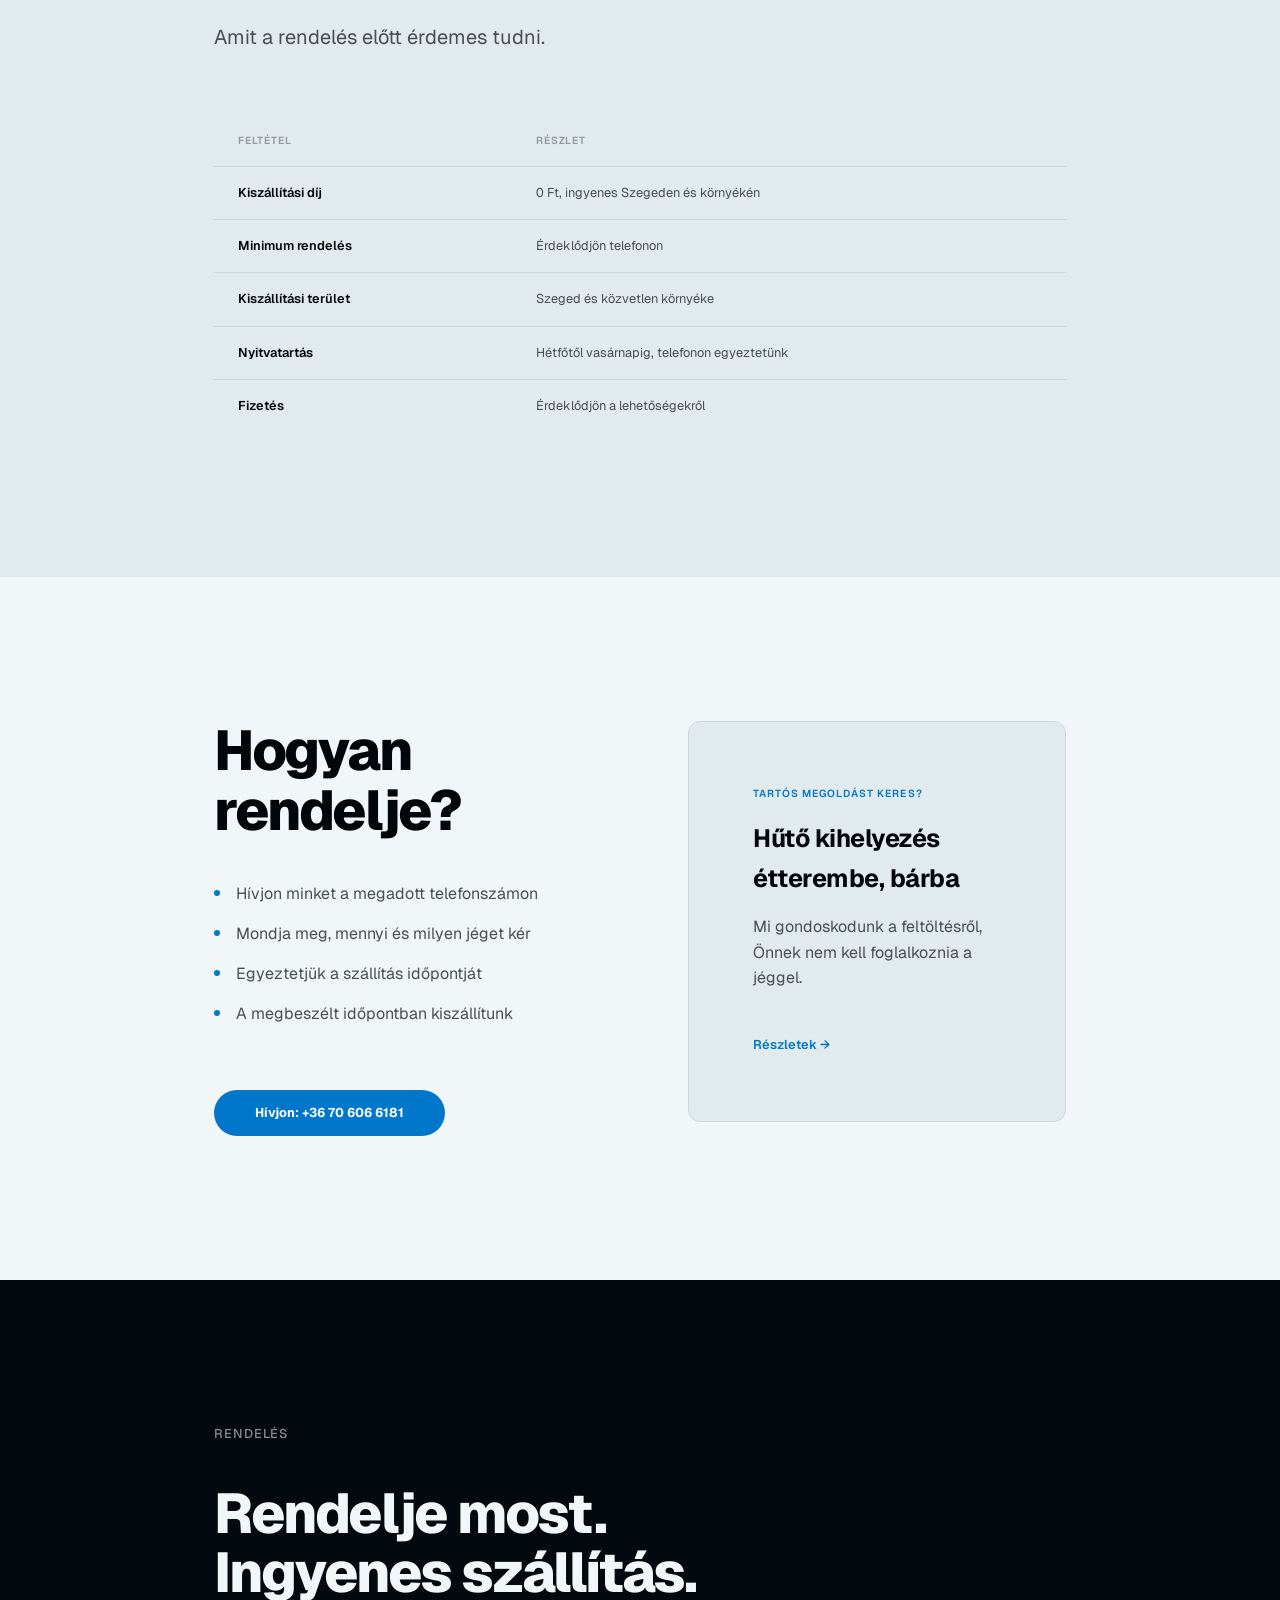
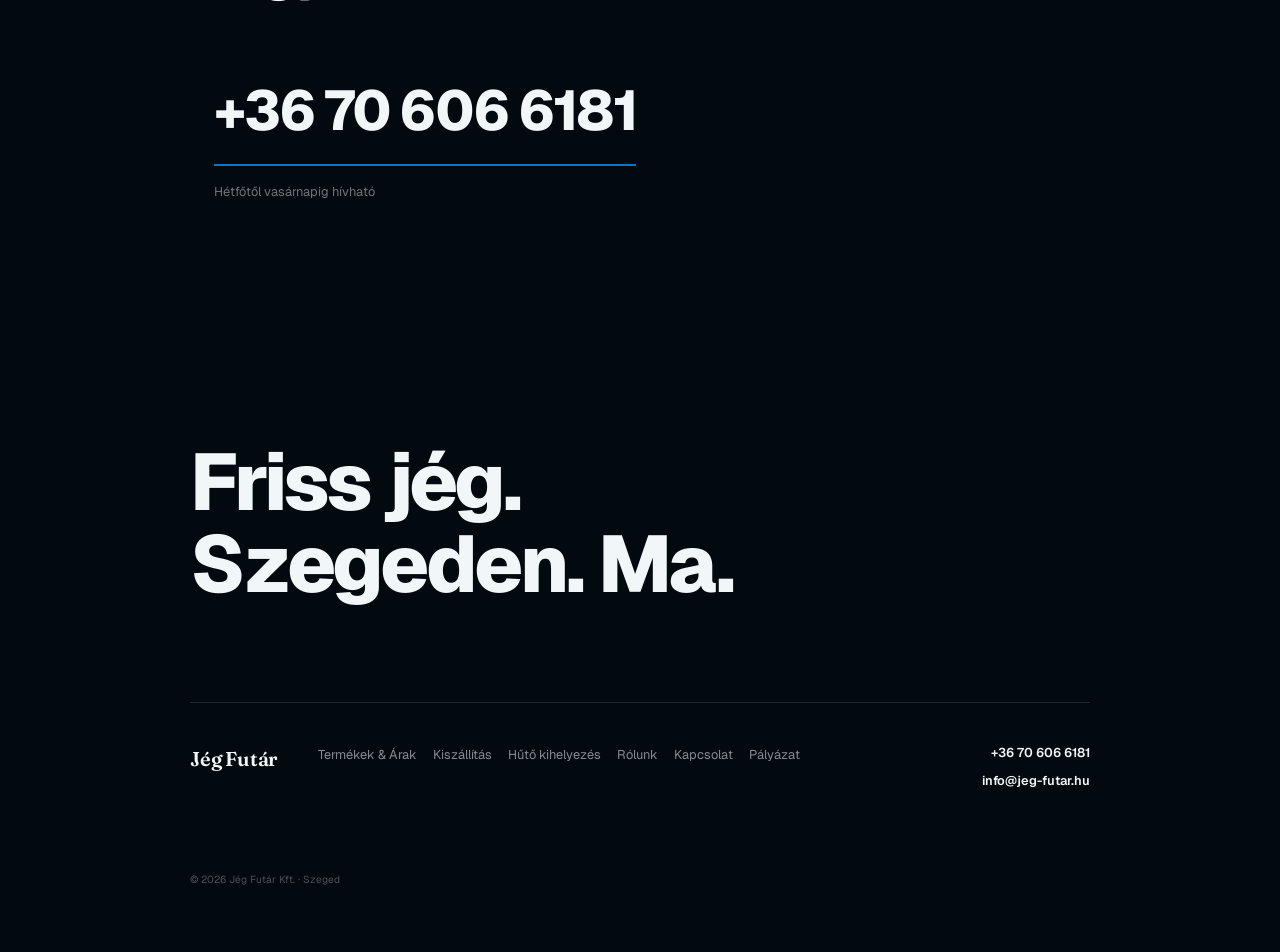
<file: termekeink.html>
<!DOCTYPE html>
<html lang="hu">
<head>
  <meta charset="UTF-8">
  <meta name="viewport" content="width=device-width, initial-scale=1.0">
  <title>Termékek &amp; Árak — Jég Futár</title>
  <meta name="description" content="Jégkocka és törtjég rendelés Szegeden. Árak és termékinformációk.">

  <link rel="preconnect" href="https://fonts.googleapis.com">
  <link rel="preconnect" href="https://fonts.gstatic.com" crossorigin>
  <link href="https://fonts.googleapis.com/css2?family=Fraunces:ital,opsz,wght@0,9..144,600;1,9..144,400&family=Geist:wght@400;500;700;800&display=swap" rel="stylesheet">

  <link rel="stylesheet" href="tokens.css">
  <link rel="stylesheet" href="style.css">

  <style>
    /* — Page header — */
    .page-header {
      padding-top: calc(5rem + var(--space-3xl));
      padding-bottom: var(--space-3xl);
      border-bottom: 1px solid var(--color-rule);
    }
    .page-header__kicker {
      display: inline-block;
      font-size: var(--text-xs);
      font-weight: 600;
      letter-spacing: 0.1em;
      text-transform: uppercase;
      color: var(--color-accent);
      margin-bottom: var(--space-lg);
    }
    .page-header__title {
      font-size: var(--text-display);
      font-weight: 800;
      letter-spacing: -0.04em;
      line-height: 1.03;
      margin-bottom: var(--space-md);
    }
    .page-header__body {
      font-size: var(--text-md);
      color: var(--color-ink-2);
      max-width: 52ch;
      line-height: 1.55;
    }

    /* — Product grid — F6 Catalogue, 2-up — */
    .products {
      padding-block: var(--space-4xl);
    }
    .products__grid {
      display: grid;
      grid-template-columns: repeat(2, 1fr);
      gap: var(--space-xl);
    }
    .product-card {
      background: var(--color-paper);
      border: 1px solid var(--color-rule);
      border-radius: var(--radius-card);
      overflow: hidden;
      display: flex;
      flex-direction: column;
    }
    .product-card__img {
      aspect-ratio: 16 / 9;
      background: linear-gradient(135deg, var(--color-paper-2) 0%, var(--color-rule) 100%);
    }
    .product-card__body {
      padding: var(--space-xl);
      display: flex;
      flex-direction: column;
      gap: var(--space-md);
      flex: 1;
    }
    .product-card__tag {
      font-size: var(--text-xs);
      font-weight: 600;
      letter-spacing: 0.1em;
      text-transform: uppercase;
      color: var(--color-accent);
    }
    .product-card__title {
      font-size: var(--text-xl);
      font-weight: 800;
      letter-spacing: -0.03em;
      line-height: 1.15;
    }
    .product-card__desc {
      font-size: var(--text-base);
      color: var(--color-ink-2);
      line-height: 1.6;
      flex: 1;
    }
    .product-card__price {
      display: flex;
      align-items: baseline;
      gap: var(--space-xs);
      padding-top: var(--space-md);
      border-top: 1px solid var(--color-rule);
      margin-top: auto;
    }
    .product-card__price-value {
      font-family: var(--font-display);
      font-size: var(--text-2xl);
      font-weight: 800;
      letter-spacing: -0.04em;
      color: var(--color-ink);
      font-variant-numeric: tabular-nums;
    }
    .product-card__price-unit {
      font-size: var(--text-sm);
      color: var(--color-ink-2);
    }
    .product-card__price-note {
      font-size: var(--text-xs);
      color: var(--color-muted);
      margin-left: auto;
      align-self: center;
    }

    /* — Pricing notes — F3 tabular spec — */
    .pricing-notes {
      background: var(--color-paper-2);
      padding-block: var(--space-4xl);
    }
    .spec-table {
      width: 100%;
      border-collapse: collapse;
      margin-top: var(--space-2xl);
      font-variant-numeric: tabular-nums;
    }
    .spec-table th,
    .spec-table td {
      padding: var(--space-md) var(--space-lg);
      text-align: left;
      border-bottom: 1px solid var(--color-rule);
      font-size: var(--text-sm);
    }
    .spec-table th {
      font-size: var(--text-xs);
      font-weight: 600;
      letter-spacing: 0.08em;
      text-transform: uppercase;
      color: var(--color-muted);
    }
    .spec-table td:first-child { font-weight: 600; color: var(--color-ink); }
    .spec-table td { color: var(--color-ink-2); }
    .spec-table tr:last-child td { border-bottom: none; }
    .spec-table tr:hover td { background: var(--color-paper); }

    /* — Order info — */
    .order-info {
      padding-block: var(--space-4xl);
    }
    .order-info__inner {
      display: grid;
      grid-template-columns: 1fr 1fr;
      gap: var(--space-3xl);
      align-items: start;
    }
    .order-info__title {
      font-size: var(--text-display-s);
      font-weight: 800;
      letter-spacing: -0.035em;
      line-height: 1.08;
      margin-bottom: var(--space-xl);
    }
    .order-info__list {
      display: flex;
      flex-direction: column;
      gap: var(--space-md);
      margin-bottom: var(--space-2xl);
    }
    .order-info__item {
      display: flex;
      align-items: flex-start;
      gap: var(--space-md);
      font-size: var(--text-base);
      color: var(--color-ink-2);
      line-height: 1.5;
    }
    .order-info__item::before {
      content: '';
      width: 6px;
      height: 6px;
      background: var(--color-accent);
      border-radius: 50%;
      flex-shrink: 0;
      margin-top: 8px;
    }

    @media (max-width: 680px) {
      .products__grid { grid-template-columns: 1fr; }
      .order-info__inner { grid-template-columns: 1fr; }
    }
    @media (max-width: 500px) {
      .spec-table th, .spec-table td { padding: var(--space-sm) var(--space-md); }
    }
  </style>
  <script src="animations.js" defer></script>
</head>
<body>
  <a href="#main" class="skip-link">Ugrás a tartalomhoz</a>

  <header class="site-header">
    <nav class="nav" id="nav" role="navigation" aria-label="Főmenü">
      <div class="nav__inner">
        <a href="index.html" class="nav__wordmark">Jég Futár</a>
        <ul class="nav__links" id="nav-links" role="list">
          <li><a href="termekeink.html" class="nav__link" aria-current="page">Termékek &amp; Árak</a></li>
          <li><a href="kiszallitas.html" class="nav__link">Kiszállítás</a></li>
          <li><a href="huto-kihelyezes.html" class="nav__link">Hűtő kihelyezés</a></li>
          <li><a href="rolunk.html" class="nav__link">Rólunk</a></li>
        </ul>
        <a href="tel:+36706066181" class="nav__cta">+36 70 606 6181</a>
        <button class="nav__toggle" aria-expanded="false" aria-controls="nav-links" aria-label="Menü">
          <svg width="18" height="14" viewBox="0 0 18 14" fill="none" aria-hidden="true">
            <rect width="18" height="2" rx="1" fill="currentColor"/>
            <rect y="6" width="18" height="2" rx="1" fill="currentColor"/>
            <rect y="12" width="18" height="2" rx="1" fill="currentColor"/>
          </svg>
        </button>
      </div>
    </nav>
  </header>

  <main id="main">

    <!-- Page header -->
    <div class="page-header container">
      <span class="page-header__kicker reveal" style="--i:0">Termékek &amp; Árak</span>
      <h1 class="page-header__title reveal" style="--i:1">Milyen jéget kér?</h1>
      <p class="page-header__body reveal" style="--i:2">
        Kétféle terméket kínálunk, rendelje telefonon, és szállítjuk Szegeden belül ingyenesen.
      </p>
    </div>

    <!-- Product grid — Catalogue -->
    <section class="products container" aria-labelledby="products-heading">
      <h2 class="sr-only" id="products-heading">Termékeink</h2>
      <div class="products__grid">

        <article class="product-card">
          <div class="product-card__img" role="img" aria-label="Jégkocka, saját fotó szükséges"></div>
          <div class="product-card__body">
            <span class="product-card__tag">Legkeresettebb</span>
            <h3 class="product-card__title">Jégkocka</h3>
            <p class="product-card__desc">
              Szabályos, áttetsző jégkocka: koktélhoz, italhoz, élelmiszer-hűtéshez.
              Modern olasz géppel, víztisztítóval előállítva. Kiszerelés: zsák.
            </p>
            <div class="product-card__price">
              <span class="product-card__price-value" style="font-size: var(--text-lg);">Egyedi</span>
              <span class="product-card__price-unit">Ft / kg · érdeklődjön</span>
            </div>
          </div>
        </article>

        <article class="product-card">
          <div class="product-card__img" role="img" aria-label="Jégdara, saját fotó szükséges"></div>
          <div class="product-card__body">
            <span class="product-card__tag">Rendezvényekhez</span>
            <h3 class="product-card__title">Jégdara</h3>
            <p class="product-card__desc">
              Apróra tört jég: hűtőpulthoz, italhűtőhöz, seafood prezentációhoz.
              Gyorsabban hűt, jobban tömörödik. Kiszerelés: zsák.
            </p>
            <div class="product-card__price">
              <span class="product-card__price-value" style="font-size: var(--text-lg);">Egyedi</span>
              <span class="product-card__price-unit">Ft / kg · érdeklődjön</span>
            </div>
          </div>
        </article>

      </div>
      <p style="font-size: var(--text-sm); color: var(--color-muted); margin-top: var(--space-md);">
        Az árak telefonon egyeztethetők, mennyiségtől és szállítási feltételektől függően.
      </p>
    </section>

    <!-- Pricing notes — spec table -->
    <section class="pricing-notes" aria-labelledby="pricing-heading">
      <div class="container">
        <div class="section-head">
          <h2 class="section-head__title" id="pricing-heading">Szállítási feltételek</h2>
          <p class="section-head__body">Amit a rendelés előtt érdemes tudni.</p>
        </div>
        <table class="spec-table" role="table" aria-label="Szállítási feltételek">
          <thead>
            <tr>
              <th scope="col">Feltétel</th>
              <th scope="col">Részlet</th>
            </tr>
          </thead>
          <tbody>
            <tr>
              <td>Kiszállítási díj</td>
              <td>0 Ft, ingyenes Szegeden és környékén</td>
            </tr>
            <tr>
              <td>Minimum rendelés</td>
              <td>Érdeklődjön telefonon</td>
            </tr>
            <tr>
              <td>Kiszállítási terület</td>
              <td>Szeged és közvetlen környéke</td>
            </tr>
            <tr>
              <td>Nyitvatartás</td>
              <td>Hétfőtől vasárnapig, telefonon egyeztetünk</td>
            </tr>
            <tr>
              <td>Fizetés</td>
              <td>Érdeklődjön a lehetőségekről</td>
            </tr>
          </tbody>
        </table>
      </div>
    </section>

    <!-- Order info -->
    <section class="order-info" aria-labelledby="order-heading">
      <div class="container">
        <div class="order-info__inner">
          <div>
            <h2 class="order-info__title" id="order-heading">Hogyan rendelje?</h2>
            <ul class="order-info__list" role="list">
              <li class="order-info__item">Hívjon minket a megadott telefonszámon</li>
              <li class="order-info__item">Mondja meg, mennyi és milyen jéget kér</li>
              <li class="order-info__item">Egyeztetjük a szállítás időpontját</li>
              <li class="order-info__item">A megbeszélt időpontban kiszállítunk</li>
            </ul>
            <a href="tel:+36706066181" class="btn-primary">Hívjon: +36 70 606 6181</a>
          </div>
          <aside style="background: var(--color-paper-2); border: 1px solid var(--color-rule); border-radius: var(--radius-card); padding: var(--space-2xl);">
            <p style="font-size: var(--text-xs); font-weight: 600; letter-spacing: 0.1em; text-transform: uppercase; color: var(--color-accent); margin-bottom: var(--space-md);">Tartós megoldást keres?</p>
            <p style="font-size: var(--text-lg); font-weight: 700; letter-spacing: -0.02em; margin-bottom: var(--space-md); color: var(--color-ink);">Hűtő kihelyezés étterembe, bárba</p>
            <p style="font-size: var(--text-base); color: var(--color-ink-2); line-height: 1.6; margin-bottom: var(--space-xl);">Mi gondoskodunk a feltöltésről, Önnek nem kell foglalkoznia a jéggel.</p>
            <a href="huto-kihelyezes.html" class="link-arrow">Részletek →</a>
          </aside>
        </div>
      </div>
    </section>

    <!-- CTA dark -->
    <section class="cta-dark" aria-labelledby="cta-heading">
      <div class="cta-dark__inner">
        <span class="cta-dark__kicker">Rendelés</span>
        <h2 class="cta-dark__headline" id="cta-heading">Rendelje most.<br>Ingyenes szállítás.</h2>
        <a href="tel:+36706066181" class="cta-dark__number">+36 70 606 6181</a>
        <p class="cta-dark__sub">Hétfőtől vasárnapig hívható</p>
      </div>
    </section>

  </main>

  <footer class="site-footer" role="contentinfo">
    <div class="footer-inner">
      <p class="footer-statement">Friss jég.<br>Szegeden. Ma.</p>
      <div class="footer-rule"></div>
      <div class="footer-grid">
        <a href="index.html" class="footer-wordmark">Jég Futár</a>
        <nav class="footer-nav" aria-label="Lábléc navigáció">
          <a href="termekeink.html">Termékek &amp; Árak</a>
          <a href="kiszallitas.html">Kiszállítás</a>
          <a href="huto-kihelyezes.html">Hűtő kihelyezés</a>
          <a href="rolunk.html">Rólunk</a>
          <a href="kapcsolat.html">Kapcsolat</a>
          <a href="palyazat.html">Pályázat</a>
        </nav>
        <div class="footer-contact">
          <a href="tel:+36706066181">+36 70 606 6181</a>
          <a href="mailto:info@jeg-futar.hu">info@jeg-futar.hu</a>
        </div>
        <small class="footer-copyright">© 2026 Jég Futár Kft. · Szeged</small>
      </div>
    </div>
  </footer>

  <script>
    const toggle = document.querySelector('.nav__toggle');
    const links  = document.getElementById('nav-links');
    toggle?.addEventListener('click', () => {
      const open = toggle.getAttribute('aria-expanded') === 'true';
      toggle.setAttribute('aria-expanded', String(!open));
      links?.classList.toggle('is-open', !open);
    });
    document.addEventListener('click', e => {
      if (!e.target.closest('.nav')) {
        toggle?.setAttribute('aria-expanded', 'false');
        links?.classList.remove('is-open');
      }
    });
  </script>
</body>
</html>
</file>
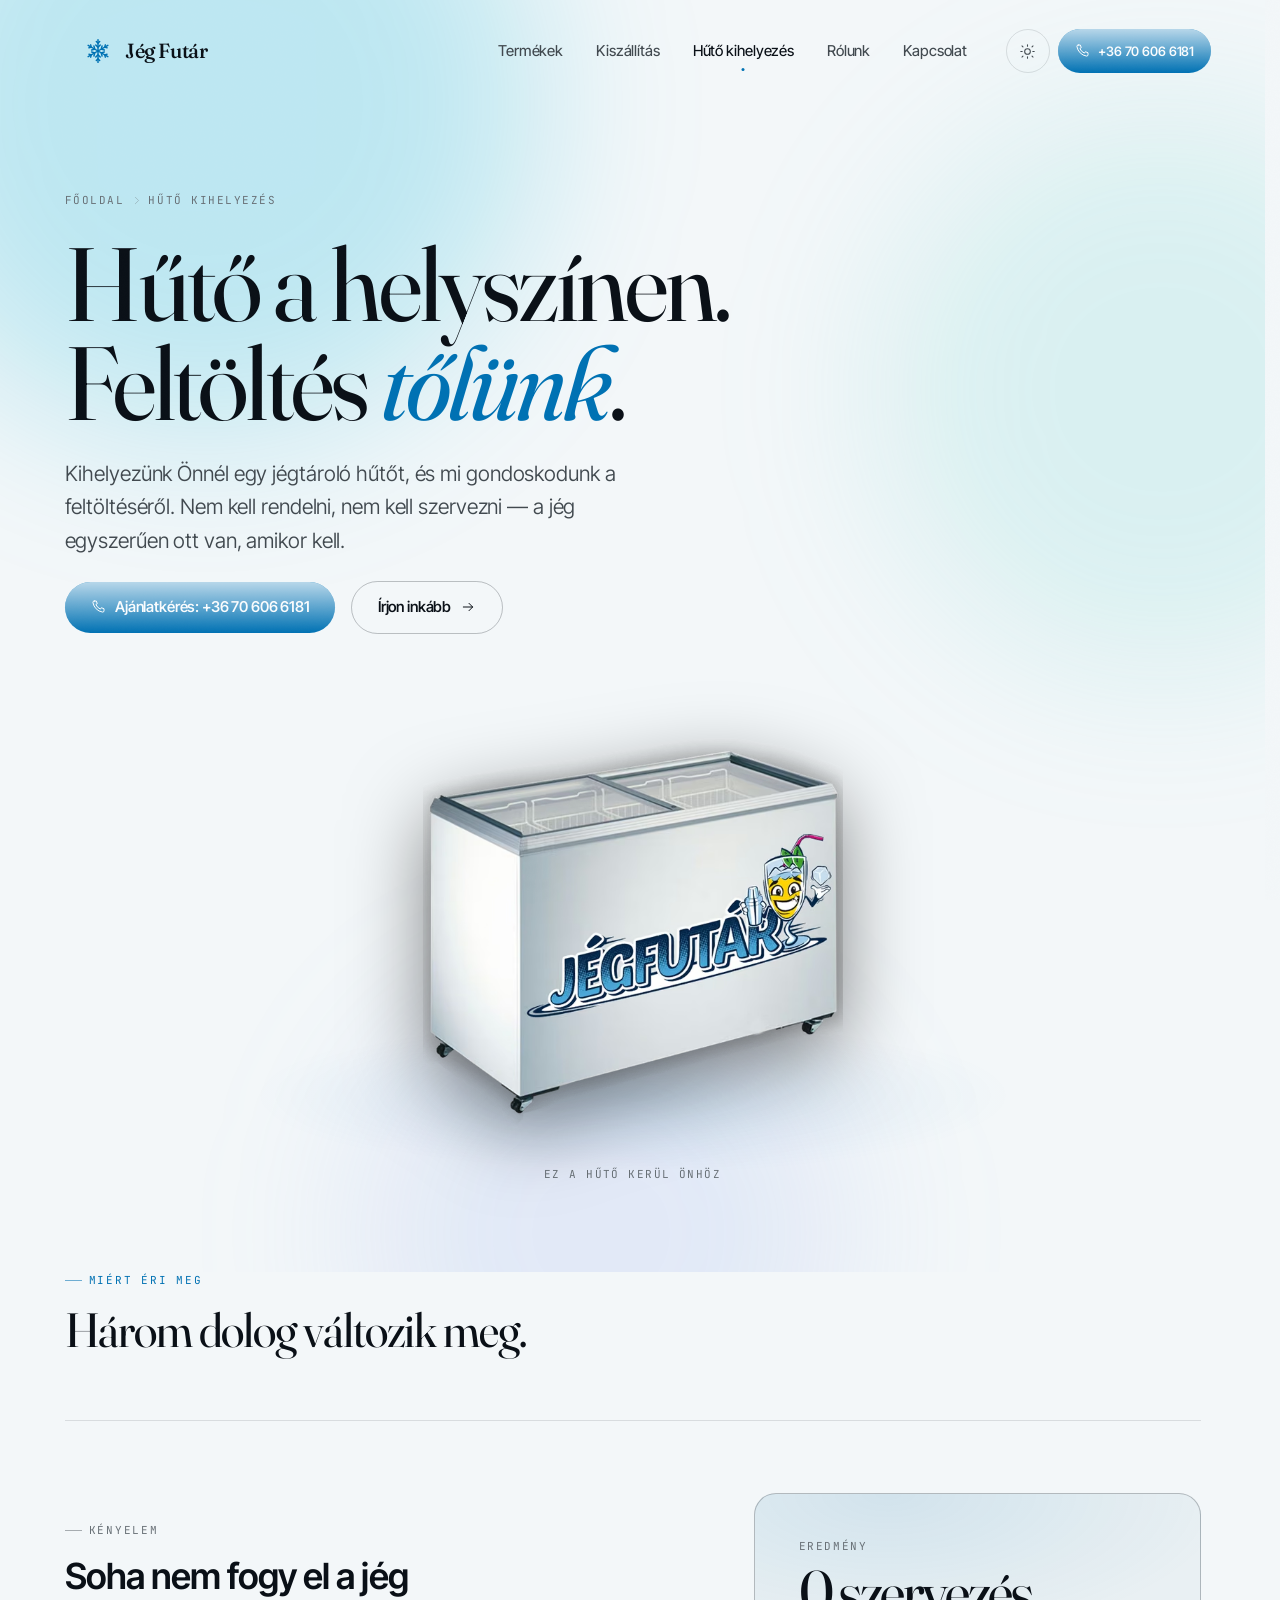
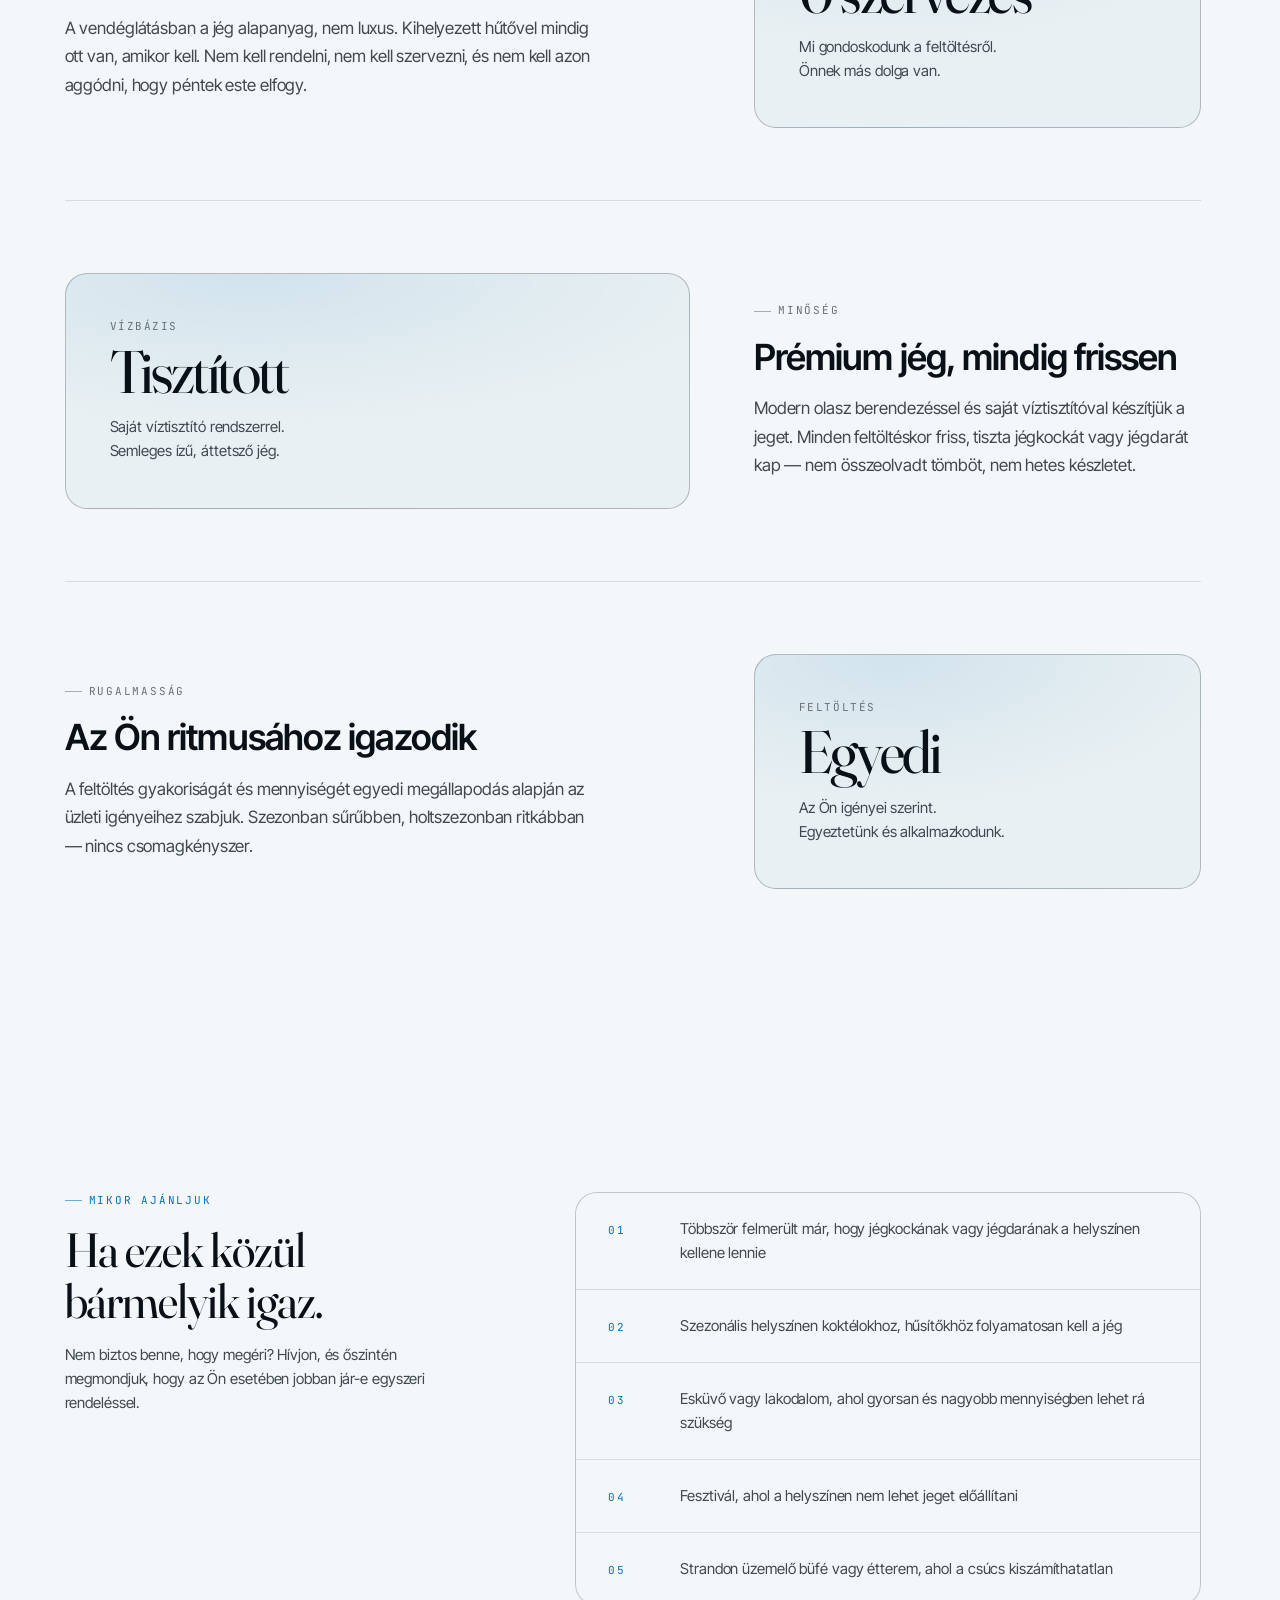
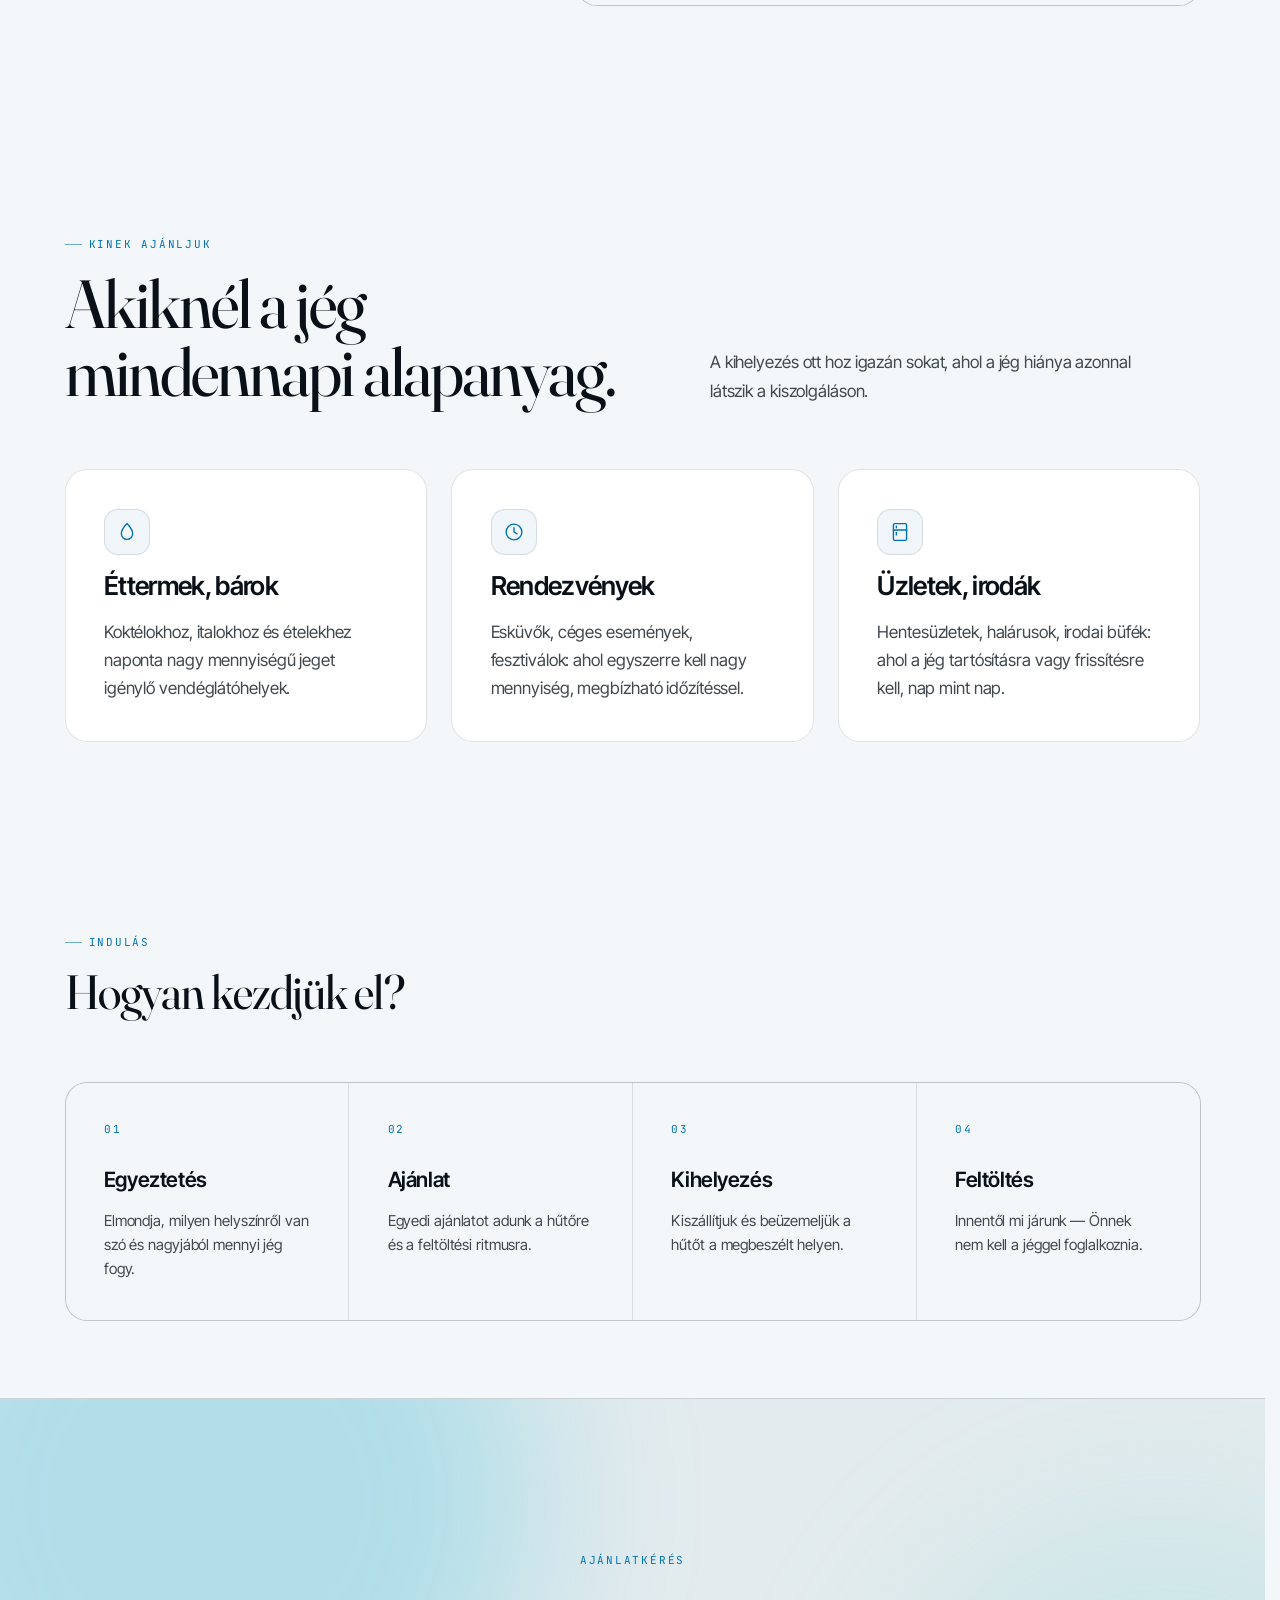
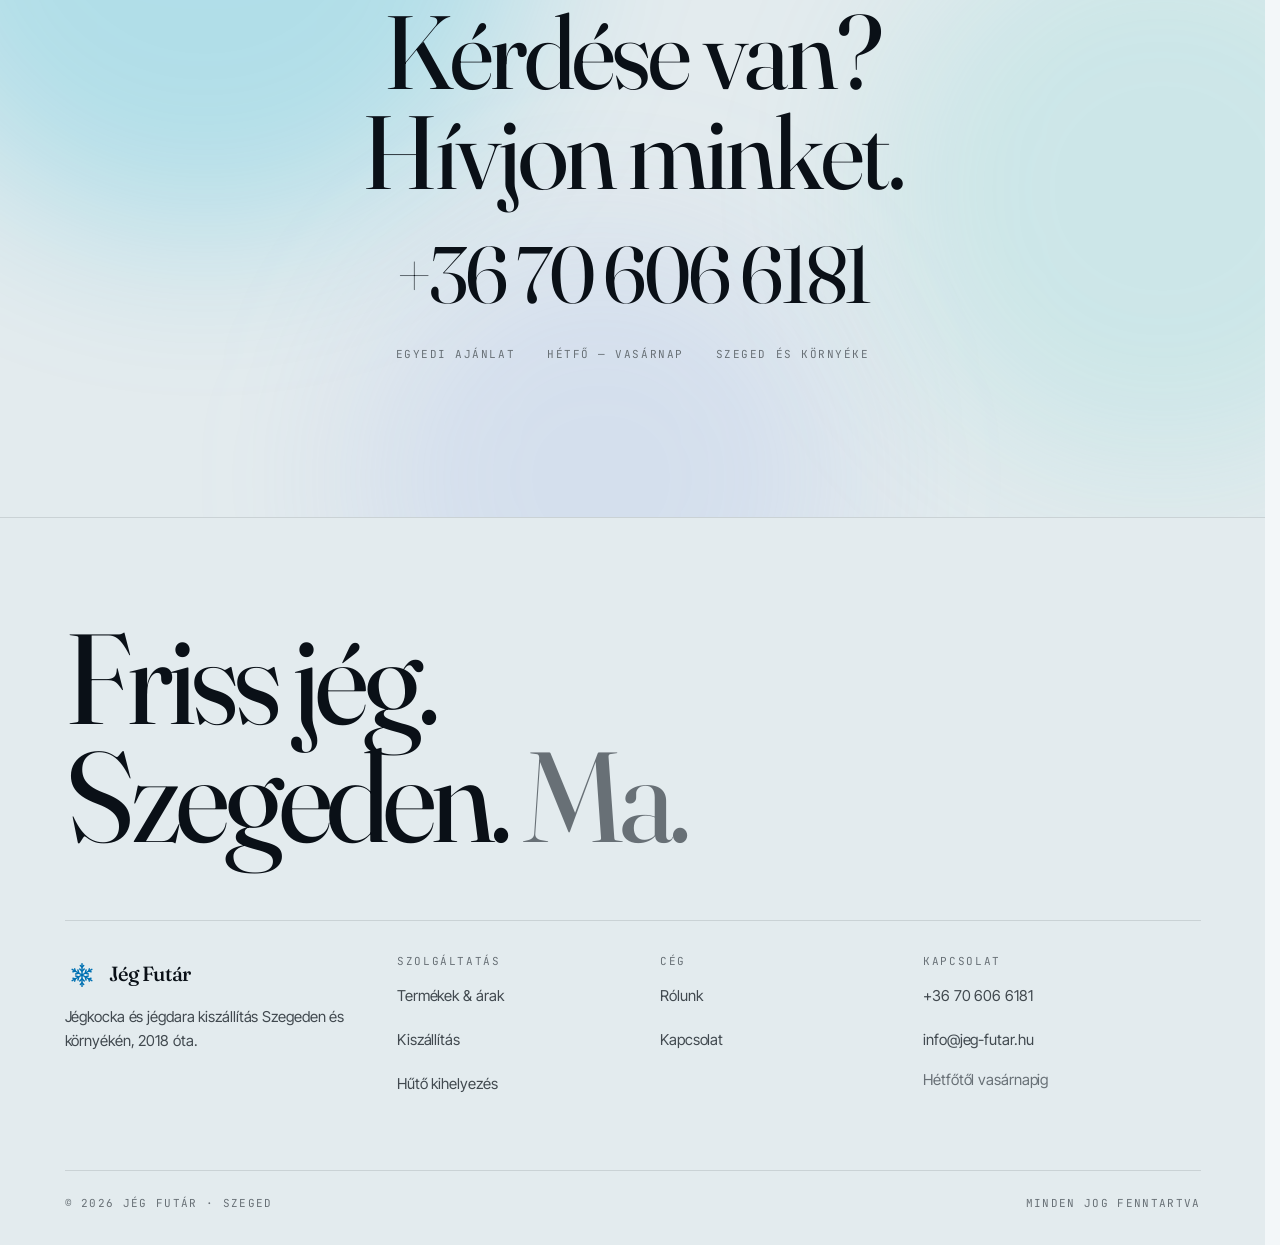
<file: redesign/huto-kihelyezes.html>
<!DOCTYPE html>
<html lang="hu" data-theme="dark">
<head>
<meta charset="UTF-8">
<meta name="viewport" content="width=device-width, initial-scale=1">
<title>Hűtő kihelyezés — Jég Futár</title>
<meta name="description" content="Jégtároló hűtő kihelyezése étterembe, bárba, rendezvényre Szegeden. Mi gondoskodunk a feltöltésről, Önnek nem kell a jéggel foglalkoznia.">
<meta name="theme-color" content="#0b0f16">
<link rel="canonical" href="https://jeg-futar.hu/huto-kihelyezes.html">

<meta property="og:type" content="website">
<meta property="og:locale" content="hu_HU">
<meta property="og:site_name" content="Jég Futár">
<meta property="og:url" content="https://jeg-futar.hu/huto-kihelyezes.html">
<meta property="og:title" content="Hűtő kihelyezés — Jég Futár">
<meta property="og:description" content="Jégtároló hűtő kihelyezése étterembe, bárba, rendezvényre. A feltöltésről mi gondoskodunk.">
<meta property="og:image" content="https://jeg-futar.hu/assets/img/og-jeg-futar.jpg">
<meta property="og:image:width" content="1200">
<meta property="og:image:height" content="628">
<meta property="og:image:alt" content="Kristálytiszta jégkockák sötét, nedves felületen">

<meta name="twitter:card" content="summary_large_image">
<meta name="twitter:title" content="Hűtő kihelyezés — Jég Futár">
<meta name="twitter:description" content="Jégtároló hűtő kihelyezése étterembe, bárba, rendezvényre. A feltöltésről mi gondoskodunk.">
<meta name="twitter:image" content="https://jeg-futar.hu/assets/img/og-jeg-futar.jpg">

<link rel="preconnect" href="https://fonts.googleapis.com">
<link rel="preconnect" href="https://fonts.gstatic.com" crossorigin>
<link href="https://fonts.googleapis.com/css2?family=Fraunces:ital,opsz,wght@0,9..144,300..700;1,9..144,300..500&family=Inter+Tight:wght@300..700&family=JetBrains+Mono:wght@300..500&display=swap" rel="stylesheet">

<link rel="stylesheet" href="assets/css/tokens.css">
<link rel="stylesheet" href="assets/css/main.css">

<script>
  (function () {
    document.documentElement.classList.add('js');
    try {
      var t = localStorage.getItem('jf-theme');
      if (t) { document.documentElement.dataset.theme = t; }
      else { document.documentElement.removeAttribute('data-theme'); }
    } catch (e) {}
  })();
</script>

<style>
  .cutout--freezer img { max-width: 420px; }
  .benefit {
    display: grid;
    grid-template-columns: minmax(0, 7fr) minmax(0, 5fr);
    gap: clamp(2rem, 5vw, 4.5rem);
    align-items: center;
    padding-block: clamp(2.5rem, 6vw, 4.5rem);
    border-top: 1px solid var(--line);
  }

  .benefit--flip .benefit__aside { order: -1; }

  @media (max-width: 880px) {
    .benefit { grid-template-columns: 1fr; }
    .benefit--flip .benefit__aside { order: 0; }
  }

  .benefit__aside {
    display: grid;
    gap: var(--s-2);
    padding: clamp(1.75rem, 4vw, 2.75rem);
    border-radius: var(--r-lg);
    border: 1px solid var(--line-strong);
    background:
      radial-gradient(120% 100% at 30% 0%, var(--accent-wash), transparent 64%),
      var(--bg-inset);
  }

  .benefit__aside-value {
    font-family: var(--font-display);
    font-variation-settings: "opsz" 144;
    font-size: clamp(2.4rem, 5vw, 3.75rem);
    font-weight: 400;
    line-height: 0.92;
    letter-spacing: -0.04em;
    color: var(--text);
  }

  .when-list { display: grid; gap: 1px; background: var(--line); border: 1px solid var(--line); border-radius: var(--r-lg); overflow: hidden; }

  .when-list__item {
    display: grid;
    grid-template-columns: 3.5rem 1fr;
    gap: var(--s-4);
    align-items: baseline;
    padding: var(--s-5) clamp(1.25rem, 3vw, 2rem);
    background: var(--bg);
    transition: background-color var(--d-base) var(--ease);
  }

  .when-list__item:hover { background: var(--bg-raised); }

  .when-list__num {
    font-family: var(--font-mono);
    font-size: var(--t-mono);
    letter-spacing: 0.16em;
    color: var(--accent);
  }

  .when-list__text { font-size: var(--t-sm); color: var(--text-2); line-height: 1.6; }

  @media (max-width: 520px) {
    .when-list__item { grid-template-columns: 1fr; gap: var(--s-2); }
  }
</style>
</head>

<body>

<svg class="sr-only" aria-hidden="true" focusable="false" xmlns="http://www.w3.org/2000/svg">
  <defs>
    <g id="jf-arm" fill="none" stroke="currentColor" stroke-width="1.15" stroke-linecap="round" stroke-linejoin="round">
      <path d="M12 12.4V2.9"/>
      <path d="M10.65 4.45 12 5.8l1.35-1.35"/>
      <path d="M10.2 7.2 12 9l1.8-1.8"/>
    </g>
  </defs>
  <symbol id="i-crystal" viewBox="0 0 24 24">
    <use href="#jf-arm"/>
    <use href="#jf-arm" transform="rotate(60 12 12)"/>
    <use href="#jf-arm" transform="rotate(120 12 12)"/>
    <use href="#jf-arm" transform="rotate(180 12 12)"/>
    <use href="#jf-arm" transform="rotate(240 12 12)"/>
    <use href="#jf-arm" transform="rotate(300 12 12)"/>
  </symbol>
  <symbol id="i-arrow" viewBox="0 0 24 24"><path d="M5 12h14M13.5 6.5 19 12l-5.5 5.5"/></symbol>
  <symbol id="i-phone" viewBox="0 0 24 24"><path d="M6.4 3h3l1.5 4-2 1.4a12.2 12.2 0 0 0 6.7 6.7l1.4-2 4 1.5v3a2 2 0 0 1-2.2 2A17.2 17.2 0 0 1 4.4 5.2 2 2 0 0 1 6.4 3Z"/></symbol>
  <symbol id="i-check" viewBox="0 0 24 24"><path d="m4.5 12.5 5 5 10-11"/></symbol>
  <symbol id="i-sun" viewBox="0 0 24 24"><circle cx="12" cy="12" r="4"/><path d="M12 2.5v2M12 19.5v2M4.2 4.2l1.4 1.4M18.4 18.4l1.4 1.4M2.5 12h2M19.5 12h2M4.2 19.8l1.4-1.4M18.4 5.6l1.4-1.4"/></symbol>
  <symbol id="i-moon" viewBox="0 0 24 24"><path d="M20.2 14.6A8.6 8.6 0 0 1 9.4 3.8a8.6 8.6 0 1 0 10.8 10.8Z"/></symbol>
  <symbol id="i-fridge" viewBox="0 0 24 24"><rect x="4.8" y="2.8" width="14.4" height="18.4" rx="1.6"/><path d="M4.8 9.8h14.4M8 5.6v1.8M8 12.6v2.6"/></symbol>
  <symbol id="i-clock" viewBox="0 0 24 24"><circle cx="12" cy="12" r="8.6"/><path d="M12 7.2V12l3.2 2"/></symbol>
  <symbol id="i-drop" viewBox="0 0 24 24"><path d="M12 2.8s6.2 6.6 6.2 11a6.2 6.2 0 0 1-12.4 0c0-4.4 6.2-11 6.2-11Z"/></symbol>
  <symbol id="i-chev" viewBox="0 0 24 24"><path d="m9.5 5 7 7-7 7"/></symbol>
</svg>

<div class="grain" aria-hidden="true"></div>
<a href="#main" class="skip-link">Ugrás a tartalomra</a>

<header class="masthead">
  <nav class="nav" aria-label="Főmenü">
    <a href="index.html" class="brand" aria-label="Jég Futár — főoldal">
      <svg class="brand__mark" aria-hidden="true"><use href="#i-crystal"/></svg>
      <span class="brand__word">Jég&nbsp;Futár</span>
    </a>
    <ul class="nav__links" id="nav-links">
      <li><a href="termekek.html" class="nav__link">Termékek</a></li>
      <li><a href="kiszallitas.html" class="nav__link">Kiszállítás</a></li>
      <li><a href="huto-kihelyezes.html" class="nav__link" aria-current="page">Hűtő kihelyezés</a></li>
      <li><a href="rolunk.html" class="nav__link">Rólunk</a></li>
      <li><a href="kapcsolat.html" class="nav__link">Kapcsolat</a></li>
      <li class="nav__drawer-foot">
        <a href="tel:+36706066181" class="btn btn--block">
          <svg aria-hidden="true"><use href="#i-phone"/></svg>
          +36 70 606 6181
        </a>
        <button class="theme-toggle theme-toggle--drawer" type="button" data-theme-toggle>
          <svg class="ico-moon" aria-hidden="true"><use href="#i-moon"/></svg>
          <svg class="ico-sun" aria-hidden="true"><use href="#i-sun"/></svg>
          <span data-theme-label>Világos téma</span>
        </button>
      </li>
    </ul>
    <div class="nav__tail">
      <button class="theme-toggle" type="button" data-theme-toggle aria-label="Világos téma bekapcsolása">
        <svg class="ico-moon" aria-hidden="true"><use href="#i-moon"/></svg>
        <svg class="ico-sun" aria-hidden="true"><use href="#i-sun"/></svg>
      </button>
      <a href="tel:+36706066181" class="btn btn--sm nav__cta-desktop">
        <svg aria-hidden="true"><use href="#i-phone"/></svg>
        +36 70 606 6181
      </a>

      <a href="tel:+36706066181" class="nav__cta-mobile" aria-label="Hívás: +36 70 606 6181">
        <svg aria-hidden="true"><use href="#i-phone"/></svg>
      </a>
      <button class="nav__burger" type="button" data-drawer-toggle
              aria-expanded="false" aria-controls="nav-links" aria-label="Menü megnyitása">
        <span></span><span></span><span></span>
      </button>
    </div>
  </nav>
</header>

<main id="main">

  <section class="page-head" aria-labelledby="page-title">
    <div class="aurora" aria-hidden="true">
      <div class="aurora__blob"></div>
      <div class="aurora__blob"></div>
      <div class="aurora__blob"></div>
    </div>

    <div class="shell page-head__inner">
      <nav class="crumb reveal" aria-label="Morzsamenü">
        <a href="index.html">Főoldal</a>
        <svg aria-hidden="true"><use href="#i-chev"/></svg>
        <span aria-current="page">Hűtő kihelyezés</span>
      </nav>

      <h1 class="display-xl page-head__title reveal-lines" id="page-title">
        <span class="line"><span>Hűtő a helyszínen.</span></span>
        <span class="line"><span>Feltöltés <em>tőlünk</em>.</span></span>
      </h1>

      <p class="lede page-head__lede reveal" style="--delay:280ms">
        Kihelyezünk Önnél egy jégtároló hűtőt, és mi gondoskodunk a
        feltöltéséről. Nem kell rendelni, nem kell szervezni —
        a jég egyszerűen ott van, amikor kell.
      </p>

      <div class="cluster reveal" style="--delay:360ms">
        <a href="tel:+36706066181" class="btn" data-magnetic="0.2">
          <svg aria-hidden="true"><use href="#i-phone"/></svg>
          Ajánlatkérés: +36 70 606 6181
        </a>
        <a href="kapcsolat.html" class="btn btn--ghost">
          Írjon inkább
          <svg aria-hidden="true"><use href="#i-arrow"/></svg>
        </a>
      </div>

      <figure class="cutout cutout--freezer reveal" style="--delay:440ms">
        <picture>
          <source type="image/avif"
                  srcset="assets/img/freezer-600.avif 600w, assets/img/freezer-832.avif 832w"
                  sizes="(max-width: 700px) 78vw, 420px">
          <img src="assets/img/freezer-600.webp"
               srcset="assets/img/freezer-600.webp 600w, assets/img/freezer-832.webp 832w"
               sizes="(max-width: 700px) 78vw, 420px"
               alt="Jég Futár feliratú, kihelyezhető jégtároló ládahűtő, csúszó üvegtetővel"
               width="832" height="832" loading="lazy" decoding="async">
        </picture>
        <figcaption class="cutout__caption">Ez a hűtő kerül Önhöz</figcaption>
      </figure>
    </div>
  </section>

  <!-- ═══ Előnyök ═════════════════════════════════════════════ -->
  <section class="section section--flush-top" aria-labelledby="benefits-title">
    <div class="shell">
      <div class="section-head">
        <p class="eyebrow reveal">Miért éri meg</p>
        <h2 class="display reveal" id="benefits-title">Három dolog változik meg.</h2>
      </div>

      <article class="benefit reveal">
        <div class="stack stack-4">
          <p class="eyebrow eyebrow--muted">Kényelem</p>
          <h3 class="heading heading-xl">Soha nem fogy el a jég</h3>
          <p class="body max-54">
            A vendéglátásban a jég alapanyag, nem luxus. Kihelyezett hűtővel
            mindig ott van, amikor kell. Nem kell rendelni, nem kell szervezni,
            és nem kell azon aggódni, hogy péntek este elfogy.
          </p>
        </div>
        <aside class="benefit__aside">
          <span class="mono text-muted">Eredmény</span>
          <span class="benefit__aside-value">0 szervezés</span>
          <p class="body-sm" style="margin-top:.5rem">
            Mi gondoskodunk a feltöltésről.<br>Önnek más dolga van.
          </p>
        </aside>
      </article>

      <article class="benefit benefit--flip reveal">
        <div class="stack stack-4">
          <p class="eyebrow eyebrow--muted">Minőség</p>
          <h3 class="heading heading-xl">Prémium jég, mindig frissen</h3>
          <p class="body max-54">
            Modern olasz berendezéssel és saját víztisztítóval készítjük a jeget.
            Minden feltöltéskor friss, tiszta jégkockát vagy jégdarát kap —
            nem összeolvadt tömböt, nem hetes készletet.
          </p>
        </div>
        <aside class="benefit__aside">
          <span class="mono text-muted">Vízbázis</span>
          <span class="benefit__aside-value">Tisztított</span>
          <p class="body-sm" style="margin-top:.5rem">
            Saját víztisztító rendszerrel.<br>Semleges ízű, áttetsző jég.
          </p>
        </aside>
      </article>

      <article class="benefit reveal">
        <div class="stack stack-4">
          <p class="eyebrow eyebrow--muted">Rugalmasság</p>
          <h3 class="heading heading-xl">Az Ön ritmusához igazodik</h3>
          <p class="body max-54">
            A feltöltés gyakoriságát és mennyiségét egyedi megállapodás alapján
            az üzleti igényeihez szabjuk. Szezonban sűrűbben, holtszezonban
            ritkábban — nincs csomagkényszer.
          </p>
        </div>
        <aside class="benefit__aside">
          <span class="mono text-muted">Feltöltés</span>
          <span class="benefit__aside-value">Egyedi</span>
          <p class="body-sm" style="margin-top:.5rem">
            Az Ön igényei szerint.<br>Egyeztetünk és alkalmazkodunk.
          </p>
        </aside>
      </article>
    </div>
  </section>

  <!-- ═══ Mikor ajánljuk ══════════════════════════════════════ -->
  <section class="section" aria-labelledby="when-title">
    <div class="shell split-5-7">
      <div class="stack stack-4 sticky-aside">
        <p class="eyebrow reveal">Mikor ajánljuk</p>
        <h2 class="display reveal" id="when-title">Ha ezek közül<br>bármelyik igaz.</h2>
        <p class="body-sm reveal max-44" style="--delay:120ms">
          Nem biztos benne, hogy megéri? Hívjon, és őszintén megmondjuk,
          hogy az Ön esetében jobban jár-e egyszeri rendeléssel.
        </p>
      </div>

      <ol class="when-list reveal">
        <li class="when-list__item">
          <span class="when-list__num">01</span>
          <span class="when-list__text">Többször felmerült már, hogy jégkockának vagy jégdarának a helyszínen kellene lennie</span>
        </li>
        <li class="when-list__item">
          <span class="when-list__num">02</span>
          <span class="when-list__text">Szezonális helyszínen koktélokhoz, hűsítőkhöz folyamatosan kell a jég</span>
        </li>
        <li class="when-list__item">
          <span class="when-list__num">03</span>
          <span class="when-list__text">Esküvő vagy lakodalom, ahol gyorsan és nagyobb mennyiségben lehet rá szükség</span>
        </li>
        <li class="when-list__item">
          <span class="when-list__num">04</span>
          <span class="when-list__text">Fesztivál, ahol a helyszínen nem lehet jeget előállítani</span>
        </li>
        <li class="when-list__item">
          <span class="when-list__num">05</span>
          <span class="when-list__text">Strandon üzemelő büfé vagy étterem, ahol a csúcs kiszámíthatatlan</span>
        </li>
      </ol>
    </div>
  </section>

  <!-- ═══ Kinek ═══════════════════════════════════════════════ -->
  <section class="section" aria-labelledby="who-title">
    <div class="shell">
      <div class="section-head section-head--split">
        <div class="stack stack-4">
          <p class="eyebrow reveal">Kinek ajánljuk</p>
          <h2 class="display-lg reveal" id="who-title">Akiknél a jég<br>mindennapi alapanyag.</h2>
        </div>
        <p class="body reveal max-44" style="--delay:160ms">
          A kihelyezés ott hoz igazán sokat, ahol a jég hiánya azonnal
          látszik a kiszolgáláson.
        </p>
      </div>

      <div class="grid-3">
        <article class="card card--glow reveal">
          <div class="icon-tile"><svg aria-hidden="true"><use href="#i-drop"/></svg></div>
          <h3 class="heading heading-lg">Éttermek, bárok</h3>
          <p class="card__body">
            Koktélokhoz, italokhoz és ételekhez naponta nagy mennyiségű
            jeget igénylő vendéglátóhelyek.
          </p>
        </article>

        <article class="card card--glow reveal" style="--delay:100ms">
          <div class="icon-tile"><svg aria-hidden="true"><use href="#i-clock"/></svg></div>
          <h3 class="heading heading-lg">Rendezvények</h3>
          <p class="card__body">
            Esküvők, céges események, fesztiválok: ahol egyszerre kell
            nagy mennyiség, megbízható időzítéssel.
          </p>
        </article>

        <article class="card card--glow reveal" style="--delay:200ms">
          <div class="icon-tile"><svg aria-hidden="true"><use href="#i-fridge"/></svg></div>
          <h3 class="heading heading-lg">Üzletek, irodák</h3>
          <p class="card__body">
            Hentesüzletek, halárusok, irodai büfék: ahol a jég tartósításra
            vagy frissítésre kell, nap mint nap.
          </p>
        </article>
      </div>
    </div>
  </section>

  <!-- ═══ Hogyan indul ════════════════════════════════════════ -->
  <section class="section section--tight" aria-labelledby="start-title">
    <div class="shell">
      <div class="section-head">
        <p class="eyebrow reveal">Indulás</p>
        <h2 class="display reveal" id="start-title">Hogyan kezdjük el?</h2>
      </div>

      <div class="steps reveal">
        <div class="step">
          <span class="step__num">01</span>
          <h3 class="step__title">Egyeztetés</h3>
          <p class="step__body">Elmondja, milyen helyszínről van szó és nagyjából mennyi jég fogy.</p>
        </div>
        <div class="step">
          <span class="step__num">02</span>
          <h3 class="step__title">Ajánlat</h3>
          <p class="step__body">Egyedi ajánlatot adunk a hűtőre és a feltöltési ritmusra.</p>
        </div>
        <div class="step">
          <span class="step__num">03</span>
          <h3 class="step__title">Kihelyezés</h3>
          <p class="step__body">Kiszállítjuk és beüzemeljük a hűtőt a megbeszélt helyen.</p>
        </div>
        <div class="step">
          <span class="step__num">04</span>
          <h3 class="step__title">Feltöltés</h3>
          <p class="step__body">Innentől mi járunk — Önnek nem kell a jéggel foglalkoznia.</p>
        </div>
      </div>
    </div>
  </section>

  <section class="closer" aria-labelledby="closer-title">
    <div class="aurora" aria-hidden="true">
      <div class="aurora__blob"></div>
      <div class="aurora__blob"></div>
      <div class="aurora__blob"></div>
    </div>
    <div class="shell closer__inner">
      <p class="eyebrow eyebrow--plain reveal">Ajánlatkérés</p>
      <h2 class="display-xl reveal" id="closer-title" style="--delay:80ms">Kérdése van?<br>Hívjon minket.</h2>
      <a href="tel:+36706066181" class="phone-display reveal" style="--delay:160ms" data-magnetic="0.12">+36 70 606 6181</a>
      <div class="closer__meta reveal" style="--delay:240ms">
        <span>Egyedi ajánlat</span>
        <span>Hétfő — Vasárnap</span>
        <span>Szeged és környéke</span>
      </div>
    </div>
  </section>

</main>

<footer class="footer">
  <div class="shell">
    <p class="footer__statement reveal-lines">
      <span class="line"><span>Friss jég.</span></span>
      <span class="line"><span>Szegeden. <span>Ma.</span></span></span>
    </p>
    <div class="footer__grid">
      <div class="footer__col">
        <a href="index.html" class="brand" aria-label="Jég Futár — főoldal">
          <svg class="brand__mark" aria-hidden="true"><use href="#i-crystal"/></svg>
          <span class="brand__word">Jég&nbsp;Futár</span>
        </a>
        <p class="body-sm max-44" style="margin-top:.5rem">
          Jégkocka és jégdara kiszállítás Szegeden és környékén, 2018 óta.
        </p>
      </div>
      <nav class="footer__col" aria-label="Szolgáltatások">
        <p class="footer__title">Szolgáltatás</p>
        <a href="termekek.html" class="footer__link">Termékek &amp; árak</a>
        <a href="kiszallitas.html" class="footer__link">Kiszállítás</a>
        <a href="huto-kihelyezes.html" class="footer__link">Hűtő kihelyezés</a>
      </nav>
      <nav class="footer__col" aria-label="Cég">
        <p class="footer__title">Cég</p>
        <a href="rolunk.html" class="footer__link">Rólunk</a>
        <a href="kapcsolat.html" class="footer__link">Kapcsolat</a>
      </nav>
      <div class="footer__col">
        <p class="footer__title">Kapcsolat</p>
        <a href="tel:+36706066181" class="footer__link">+36 70 606 6181</a>
        <a href="mailto:info@jeg-futar.hu" class="footer__link">info@jeg-futar.hu</a>
        <p class="body-sm text-muted" style="margin-top:.35rem">Hétfőtől vasárnapig</p>
      </div>
    </div>
    <div class="footer__bar">
      <span>© 2026 Jég Futár · Szeged</span>
      <span>Minden jog fenntartva</span>
    </div>
  </div>
</footer>

<script src="assets/js/main.js" defer></script>
</body>
</html>
</file>
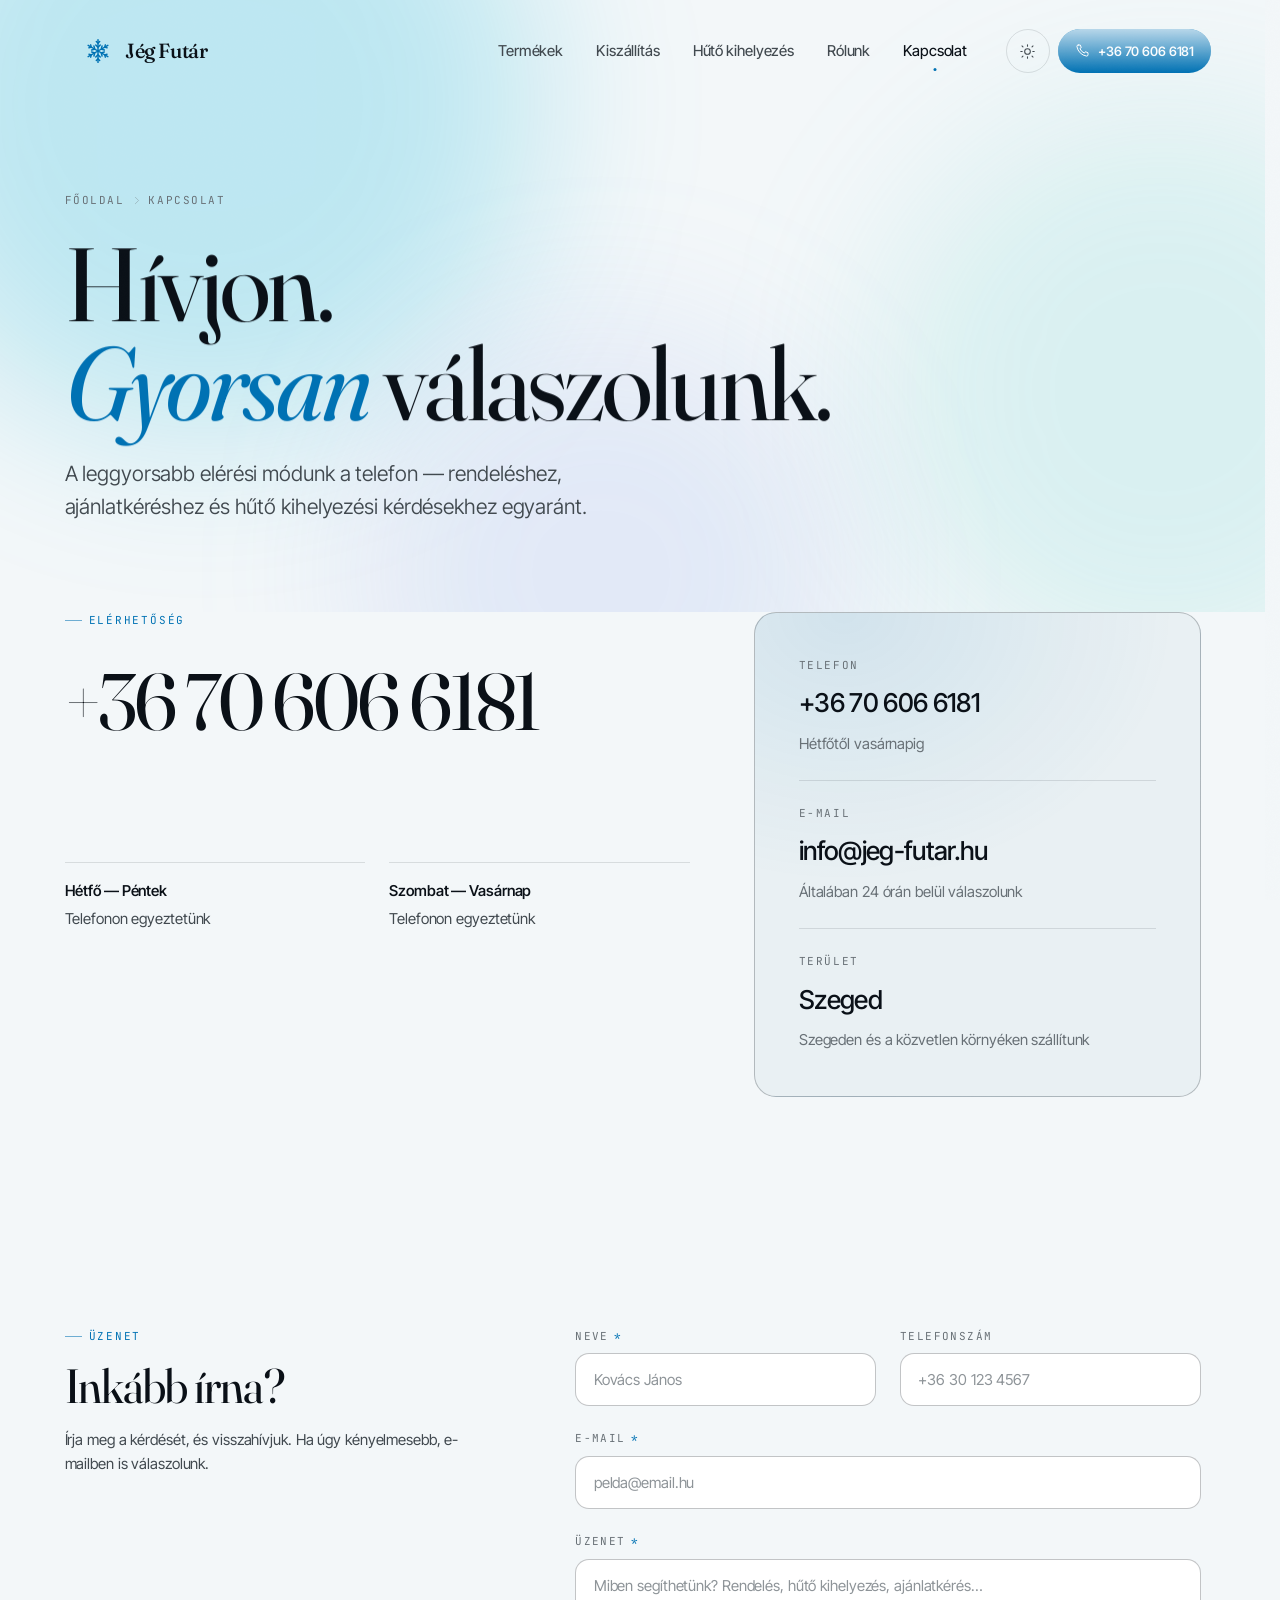
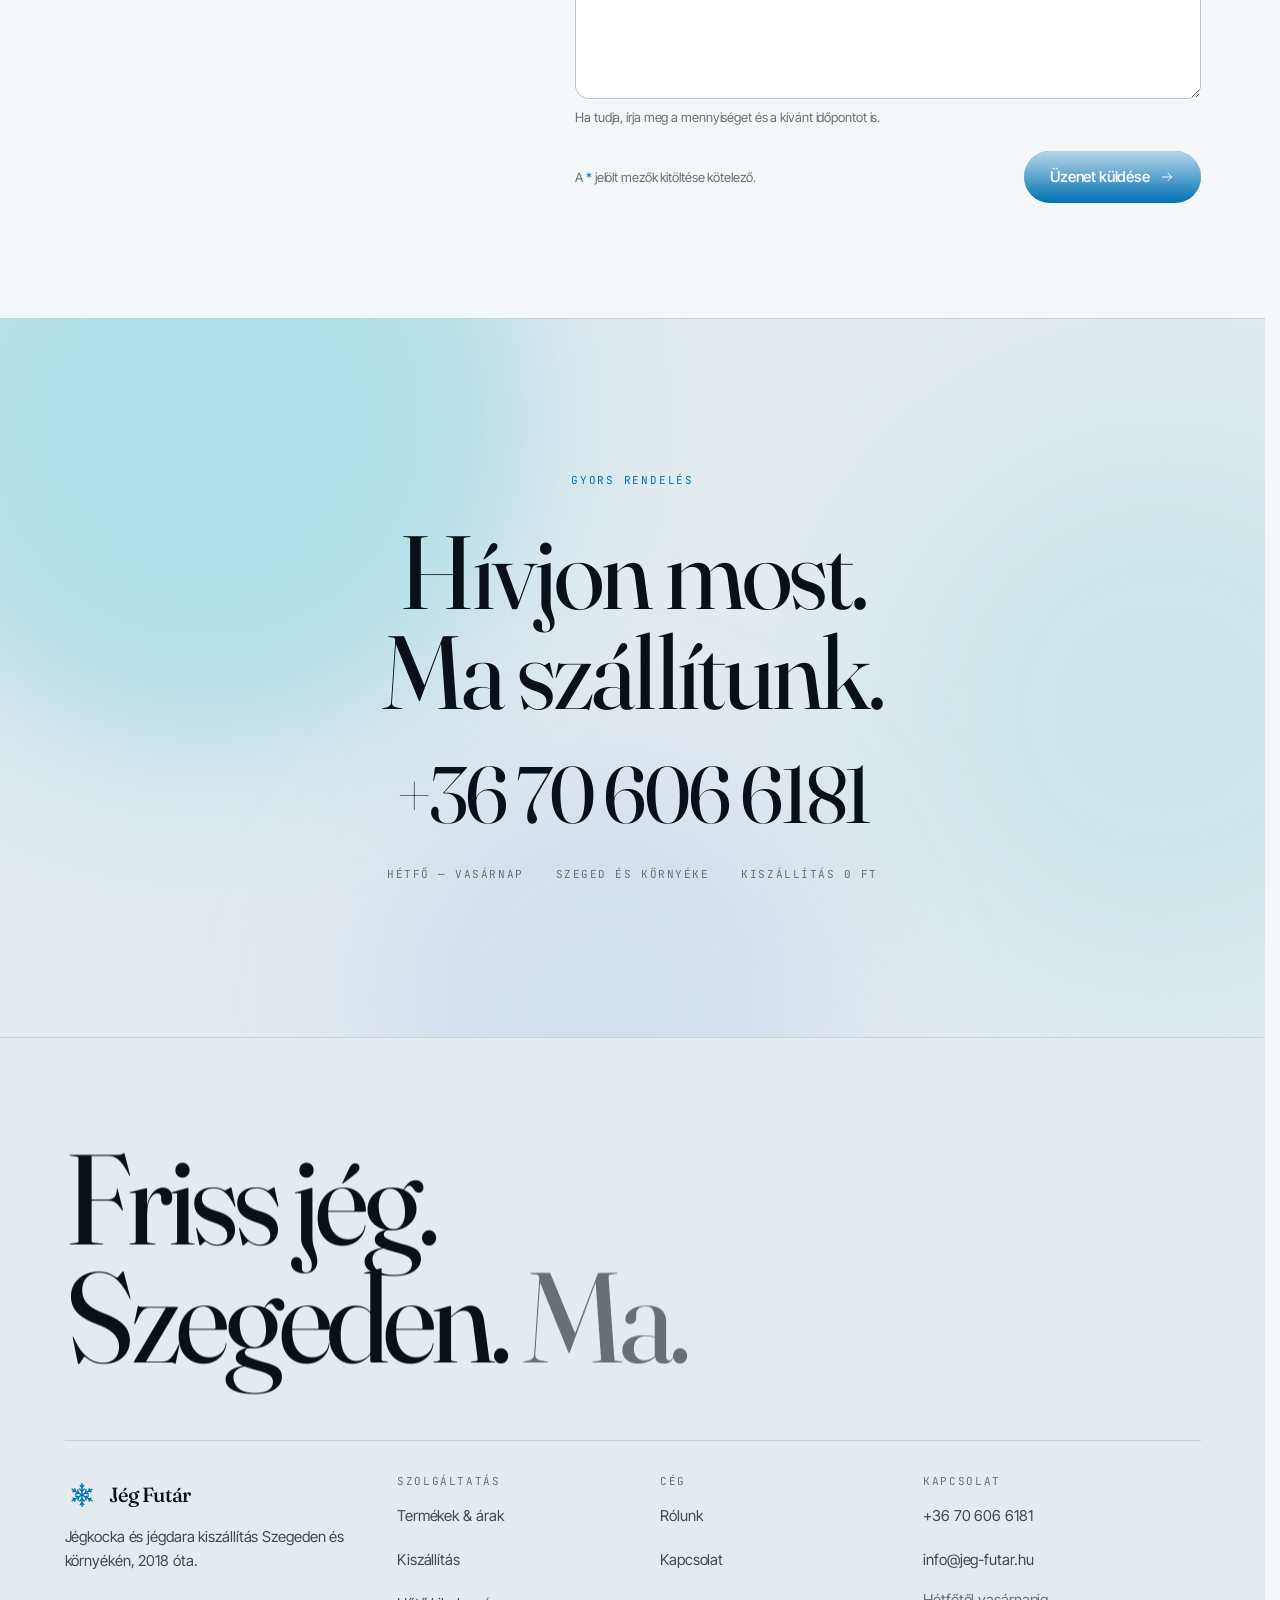
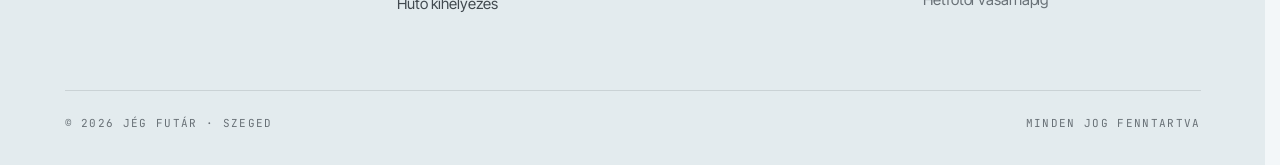
<file: redesign/kapcsolat.html>
<!DOCTYPE html>
<html lang="hu" data-theme="dark">
<head>
<meta charset="UTF-8">
<meta name="viewport" content="width=device-width, initial-scale=1">
<title>Kapcsolat — Jég Futár</title>
<meta name="description" content="Jég Futár elérhetőségek: +36 70 606 6181, info@jeg-futar.hu. Hétfőtől vasárnapig, Szeged és környéke.">
<meta name="theme-color" content="#0b0f16">
<link rel="canonical" href="https://jeg-futar.hu/kapcsolat.html">

<meta property="og:type" content="website">
<meta property="og:locale" content="hu_HU">
<meta property="og:site_name" content="Jég Futár">
<meta property="og:url" content="https://jeg-futar.hu/kapcsolat.html">
<meta property="og:title" content="Kapcsolat — Jég Futár">
<meta property="og:description" content="Jég Futár elérhetőségek: +36 70 606 6181. Hétfőtől vasárnapig, Szeged és környéke.">
<meta property="og:image" content="https://jeg-futar.hu/assets/img/og-jeg-futar.jpg">
<meta property="og:image:width" content="1200">
<meta property="og:image:height" content="628">
<meta property="og:image:alt" content="Kristálytiszta jégkockák sötét, nedves felületen">

<meta name="twitter:card" content="summary_large_image">
<meta name="twitter:title" content="Kapcsolat — Jég Futár">
<meta name="twitter:description" content="Jég Futár elérhetőségek: +36 70 606 6181. Hétfőtől vasárnapig, Szeged és környéke.">
<meta name="twitter:image" content="https://jeg-futar.hu/assets/img/og-jeg-futar.jpg">

<link rel="preconnect" href="https://fonts.googleapis.com">
<link rel="preconnect" href="https://fonts.gstatic.com" crossorigin>
<link href="https://fonts.googleapis.com/css2?family=Fraunces:ital,opsz,wght@0,9..144,300..700;1,9..144,300..500&family=Inter+Tight:wght@300..700&family=JetBrains+Mono:wght@300..500&display=swap" rel="stylesheet">

<link rel="stylesheet" href="assets/css/tokens.css">
<link rel="stylesheet" href="assets/css/main.css">

<script>
  (function () {
    document.documentElement.classList.add('js');
    try {
      var t = localStorage.getItem('jf-theme');
      if (t) { document.documentElement.dataset.theme = t; }
      else { document.documentElement.removeAttribute('data-theme'); }
    } catch (e) {}
  })();
</script>

<style>
  .contact-card {
    display: grid;
    gap: var(--s-5);
    padding: clamp(1.75rem, 4vw, 2.75rem);
    border-radius: var(--r-lg);
    border: 1px solid var(--line-strong);
    background:
      radial-gradient(120% 90% at 20% 0%, var(--accent-wash), transparent 62%),
      var(--bg-inset);
  }

  .contact-row { display: grid; gap: var(--s-2); }

  .contact-row__value {
    font-size: var(--t-lg);
    font-weight: 500;
    letter-spacing: -0.025em;
    color: var(--text);
    width: fit-content;
    transition: color var(--d-fast) var(--ease);
  }

  a.contact-row__value:hover { color: var(--accent); }

  .contact-row__sub { font-size: var(--t-sm); color: var(--text-3); }

  .contact-card__divider { height: 1px; background: var(--line); }

  .hours { display: grid; grid-template-columns: repeat(auto-fit, minmax(min(100%, 14rem), 1fr)); gap: var(--s-5); }

  .hours__item {
    display: grid;
    gap: var(--s-1);
    padding-top: var(--s-4);
    border-top: 1px solid var(--line);
  }

  .hours__day { font-size: var(--t-sm); font-weight: 550; color: var(--text); }
  .hours__time { font-size: var(--t-sm); color: var(--text-2); }
</style>
</head>

<body>

<svg class="sr-only" aria-hidden="true" focusable="false" xmlns="http://www.w3.org/2000/svg">
  <defs>
    <g id="jf-arm" fill="none" stroke="currentColor" stroke-width="1.15" stroke-linecap="round" stroke-linejoin="round">
      <path d="M12 12.4V2.9"/>
      <path d="M10.65 4.45 12 5.8l1.35-1.35"/>
      <path d="M10.2 7.2 12 9l1.8-1.8"/>
    </g>
  </defs>
  <symbol id="i-crystal" viewBox="0 0 24 24">
    <use href="#jf-arm"/>
    <use href="#jf-arm" transform="rotate(60 12 12)"/>
    <use href="#jf-arm" transform="rotate(120 12 12)"/>
    <use href="#jf-arm" transform="rotate(180 12 12)"/>
    <use href="#jf-arm" transform="rotate(240 12 12)"/>
    <use href="#jf-arm" transform="rotate(300 12 12)"/>
  </symbol>
  <symbol id="i-arrow" viewBox="0 0 24 24"><path d="M5 12h14M13.5 6.5 19 12l-5.5 5.5"/></symbol>
  <symbol id="i-phone" viewBox="0 0 24 24"><path d="M6.4 3h3l1.5 4-2 1.4a12.2 12.2 0 0 0 6.7 6.7l1.4-2 4 1.5v3a2 2 0 0 1-2.2 2A17.2 17.2 0 0 1 4.4 5.2 2 2 0 0 1 6.4 3Z"/></symbol>
  <symbol id="i-check" viewBox="0 0 24 24"><path d="m4.5 12.5 5 5 10-11"/></symbol>
  <symbol id="i-alert" viewBox="0 0 24 24"><circle cx="12" cy="12" r="9"/><path d="M12 7.5v5M12 16.2v.01"/></symbol>
  <symbol id="i-sun" viewBox="0 0 24 24"><circle cx="12" cy="12" r="4"/><path d="M12 2.5v2M12 19.5v2M4.2 4.2l1.4 1.4M18.4 18.4l1.4 1.4M2.5 12h2M19.5 12h2M4.2 19.8l1.4-1.4M18.4 5.6l1.4-1.4"/></symbol>
  <symbol id="i-moon" viewBox="0 0 24 24"><path d="M20.2 14.6A8.6 8.6 0 0 1 9.4 3.8a8.6 8.6 0 1 0 10.8 10.8Z"/></symbol>
  <symbol id="i-chev" viewBox="0 0 24 24"><path d="m9.5 5 7 7-7 7"/></symbol>
</svg>

<div class="grain" aria-hidden="true"></div>
<a href="#main" class="skip-link">Ugrás a tartalomra</a>

<header class="masthead">
  <nav class="nav" aria-label="Főmenü">
    <a href="index.html" class="brand" aria-label="Jég Futár — főoldal">
      <svg class="brand__mark" aria-hidden="true"><use href="#i-crystal"/></svg>
      <span class="brand__word">Jég&nbsp;Futár</span>
    </a>
    <ul class="nav__links" id="nav-links">
      <li><a href="termekek.html" class="nav__link">Termékek</a></li>
      <li><a href="kiszallitas.html" class="nav__link">Kiszállítás</a></li>
      <li><a href="huto-kihelyezes.html" class="nav__link">Hűtő kihelyezés</a></li>
      <li><a href="rolunk.html" class="nav__link">Rólunk</a></li>
      <li><a href="kapcsolat.html" class="nav__link" aria-current="page">Kapcsolat</a></li>
      <li class="nav__drawer-foot">
        <a href="tel:+36706066181" class="btn btn--block">
          <svg aria-hidden="true"><use href="#i-phone"/></svg>
          +36 70 606 6181
        </a>
        <button class="theme-toggle theme-toggle--drawer" type="button" data-theme-toggle>
          <svg class="ico-moon" aria-hidden="true"><use href="#i-moon"/></svg>
          <svg class="ico-sun" aria-hidden="true"><use href="#i-sun"/></svg>
          <span data-theme-label>Világos téma</span>
        </button>
      </li>
    </ul>
    <div class="nav__tail">
      <button class="theme-toggle" type="button" data-theme-toggle aria-label="Világos téma bekapcsolása">
        <svg class="ico-moon" aria-hidden="true"><use href="#i-moon"/></svg>
        <svg class="ico-sun" aria-hidden="true"><use href="#i-sun"/></svg>
      </button>
      <a href="tel:+36706066181" class="btn btn--sm nav__cta-desktop">
        <svg aria-hidden="true"><use href="#i-phone"/></svg>
        +36 70 606 6181
      </a>

      <a href="tel:+36706066181" class="nav__cta-mobile" aria-label="Hívás: +36 70 606 6181">
        <svg aria-hidden="true"><use href="#i-phone"/></svg>
      </a>
      <button class="nav__burger" type="button" data-drawer-toggle
              aria-expanded="false" aria-controls="nav-links" aria-label="Menü megnyitása">
        <span></span><span></span><span></span>
      </button>
    </div>
  </nav>
</header>

<main id="main">

  <section class="page-head" aria-labelledby="page-title">
    <div class="aurora" aria-hidden="true">
      <div class="aurora__blob"></div>
      <div class="aurora__blob"></div>
      <div class="aurora__blob"></div>
    </div>

    <div class="shell page-head__inner">
      <nav class="crumb reveal" aria-label="Morzsamenü">
        <a href="index.html">Főoldal</a>
        <svg aria-hidden="true"><use href="#i-chev"/></svg>
        <span aria-current="page">Kapcsolat</span>
      </nav>

      <h1 class="display-xl page-head__title reveal-lines" id="page-title">
        <span class="line"><span>Hívjon.</span></span>
        <span class="line"><span><em>Gyorsan</em> válaszolunk.</span></span>
      </h1>

      <p class="lede page-head__lede reveal" style="--delay:280ms">
        A leggyorsabb elérési módunk a telefon — rendeléshez, ajánlatkéréshez
        és hűtő kihelyezési kérdésekhez egyaránt.
      </p>
    </div>
  </section>

  <!-- ═══ Elérhetőségek ═══════════════════════════════════════ -->
  <section class="section section--flush-top" aria-labelledby="details-title">
    <div class="shell split-7-5">
      <div class="stack stack-6">
        <p class="eyebrow reveal" id="details-title">Elérhetőség</p>

        <a href="tel:+36706066181" class="phone-display reveal" style="--delay:80ms" data-magnetic="0.14">
          +36 70 606 6181
        </a>

        <p class="body reveal max-54" style="--delay:140ms">
          Hétfőtől vasárnapig hívható. Mondja el, mire van szüksége, és
          a hívás alatt letisztázzuk a mennyiséget, az árat és az időpontot.
        </p>

        <div class="hours reveal" style="--delay:200ms">
          <div class="hours__item">
            <span class="hours__day">Hétfő — Péntek</span>
            <span class="hours__time">Telefonon egyeztetünk</span>
          </div>
          <div class="hours__item">
            <span class="hours__day">Szombat — Vasárnap</span>
            <span class="hours__time">Telefonon egyeztetünk</span>
          </div>
        </div>
      </div>

      <aside class="contact-card reveal" style="--delay:120ms" aria-label="Elérhetőségi adatok">
        <div class="contact-row">
          <span class="mono text-muted">Telefon</span>
          <a href="tel:+36706066181" class="contact-row__value">+36 70 606 6181</a>
          <span class="contact-row__sub">Hétfőtől vasárnapig</span>
        </div>

        <div class="contact-card__divider" role="separator"></div>

        <div class="contact-row">
          <span class="mono text-muted">E-mail</span>
          <a href="mailto:info@jeg-futar.hu" class="contact-row__value">info@jeg-futar.hu</a>
          <span class="contact-row__sub">Általában 24 órán belül válaszolunk</span>
        </div>

        <div class="contact-card__divider" role="separator"></div>

        <div class="contact-row">
          <span class="mono text-muted">Terület</span>
          <span class="contact-row__value">Szeged</span>
          <span class="contact-row__sub">Szegeden és a közvetlen környéken szállítunk</span>
        </div>
      </aside>
    </div>
  </section>

  <!-- ═══ Űrlap ═══════════════════════════════════════════════ -->
  <section class="section" aria-labelledby="form-title">
    <div class="shell split-5-7">
      <div class="stack stack-4 sticky-aside">
        <p class="eyebrow reveal">Üzenet</p>
        <h2 class="display reveal" id="form-title">Inkább írna?</h2>
        <p class="body-sm reveal max-44" style="--delay:120ms">
          Írja meg a kérdését, és visszahívjuk. Ha úgy kényelmesebb,
          e-mailben is válaszolunk.
        </p>
      </div>

      <!-- A működéshez kösse be egy backendre (Formspree, Netlify Forms vagy saját PHP). -->
      <form class="form reveal" data-contact-form novalidate aria-label="Kapcsolatfelvételi űrlap">
        <div class="form__row">
          <div class="field">
            <label class="field__label" for="f-name">Neve <span class="field__req" aria-hidden="true">*</span></label>
            <input class="field__input" type="text" id="f-name" name="name"
                   autocomplete="name" placeholder="Kovács János" required>
            <p class="field__error" id="e-name">
              <svg class="ico" aria-hidden="true"><use href="#i-alert"/></svg>
              Kérjük, adja meg a nevét.
            </p>
          </div>

          <div class="field">
            <label class="field__label" for="f-phone">Telefonszám</label>
            <input class="field__input" type="tel" id="f-phone" name="phone"
                   autocomplete="tel" placeholder="+36 30 123 4567">
            <p class="field__error">
              <svg class="ico" aria-hidden="true"><use href="#i-alert"/></svg>
              Ellenőrizze a telefonszámot.
            </p>
          </div>
        </div>

        <div class="field">
          <label class="field__label" for="f-email">E-mail <span class="field__req" aria-hidden="true">*</span></label>
          <input class="field__input" type="email" id="f-email" name="email"
                 autocomplete="email" placeholder="pelda@email.hu" required>
          <p class="field__error">
            <svg class="ico" aria-hidden="true"><use href="#i-alert"/></svg>
            Adjon meg egy érvényes e-mail címet.
          </p>
        </div>

        <div class="field">
          <label class="field__label" for="f-message">Üzenet <span class="field__req" aria-hidden="true">*</span></label>
          <textarea class="field__textarea" id="f-message" name="message" required
                    placeholder="Miben segíthetünk? Rendelés, hűtő kihelyezés, ajánlatkérés…"></textarea>
          <p class="field__hint">Ha tudja, írja meg a mennyiséget és a kívánt időpontot is.</p>
          <p class="field__error">
            <svg class="ico" aria-hidden="true"><use href="#i-alert"/></svg>
            Írjon pár szót arról, miben segíthetünk.
          </p>
        </div>

        <div class="form__status" data-form-status role="status" tabindex="-1">
          <svg class="ico" aria-hidden="true"><use href="#i-check"/></svg>
          <span>Köszönjük! Az üzenetet megkaptuk, hamarosan jelentkezünk.</span>
        </div>

        <div class="form__foot">
          <p class="field__hint">A <span class="text-accent">*</span> jelölt mezők kitöltése kötelező.</p>
          <button type="submit" class="btn">
            Üzenet küldése
            <svg aria-hidden="true"><use href="#i-arrow"/></svg>
          </button>
        </div>
      </form>
    </div>
  </section>

  <section class="closer" aria-labelledby="closer-title">
    <div class="aurora" aria-hidden="true">
      <div class="aurora__blob"></div>
      <div class="aurora__blob"></div>
      <div class="aurora__blob"></div>
    </div>
    <div class="shell closer__inner">
      <p class="eyebrow eyebrow--plain reveal">Gyors rendelés</p>
      <h2 class="display-xl reveal" id="closer-title" style="--delay:80ms">Hívjon most.<br>Ma szállítunk.</h2>
      <a href="tel:+36706066181" class="phone-display reveal" style="--delay:160ms" data-magnetic="0.12">+36 70 606 6181</a>
      <div class="closer__meta reveal" style="--delay:240ms">
        <span>Hétfő — Vasárnap</span>
        <span>Szeged és környéke</span>
        <span>Kiszállítás 0 Ft</span>
      </div>
    </div>
  </section>

</main>

<footer class="footer">
  <div class="shell">
    <p class="footer__statement reveal-lines">
      <span class="line"><span>Friss jég.</span></span>
      <span class="line"><span>Szegeden. <span>Ma.</span></span></span>
    </p>
    <div class="footer__grid">
      <div class="footer__col">
        <a href="index.html" class="brand" aria-label="Jég Futár — főoldal">
          <svg class="brand__mark" aria-hidden="true"><use href="#i-crystal"/></svg>
          <span class="brand__word">Jég&nbsp;Futár</span>
        </a>
        <p class="body-sm max-44" style="margin-top:.5rem">
          Jégkocka és jégdara kiszállítás Szegeden és környékén, 2018 óta.
        </p>
      </div>
      <nav class="footer__col" aria-label="Szolgáltatások">
        <p class="footer__title">Szolgáltatás</p>
        <a href="termekek.html" class="footer__link">Termékek &amp; árak</a>
        <a href="kiszallitas.html" class="footer__link">Kiszállítás</a>
        <a href="huto-kihelyezes.html" class="footer__link">Hűtő kihelyezés</a>
      </nav>
      <nav class="footer__col" aria-label="Cég">
        <p class="footer__title">Cég</p>
        <a href="rolunk.html" class="footer__link">Rólunk</a>
        <a href="kapcsolat.html" class="footer__link">Kapcsolat</a>
      </nav>
      <div class="footer__col">
        <p class="footer__title">Kapcsolat</p>
        <a href="tel:+36706066181" class="footer__link">+36 70 606 6181</a>
        <a href="mailto:info@jeg-futar.hu" class="footer__link">info@jeg-futar.hu</a>
        <p class="body-sm text-muted" style="margin-top:.35rem">Hétfőtől vasárnapig</p>
      </div>
    </div>
    <div class="footer__bar">
      <span>© 2026 Jég Futár · Szeged</span>
      <span>Minden jog fenntartva</span>
    </div>
  </div>
</footer>

<script src="assets/js/main.js" defer></script>
</body>
</html>
</file>
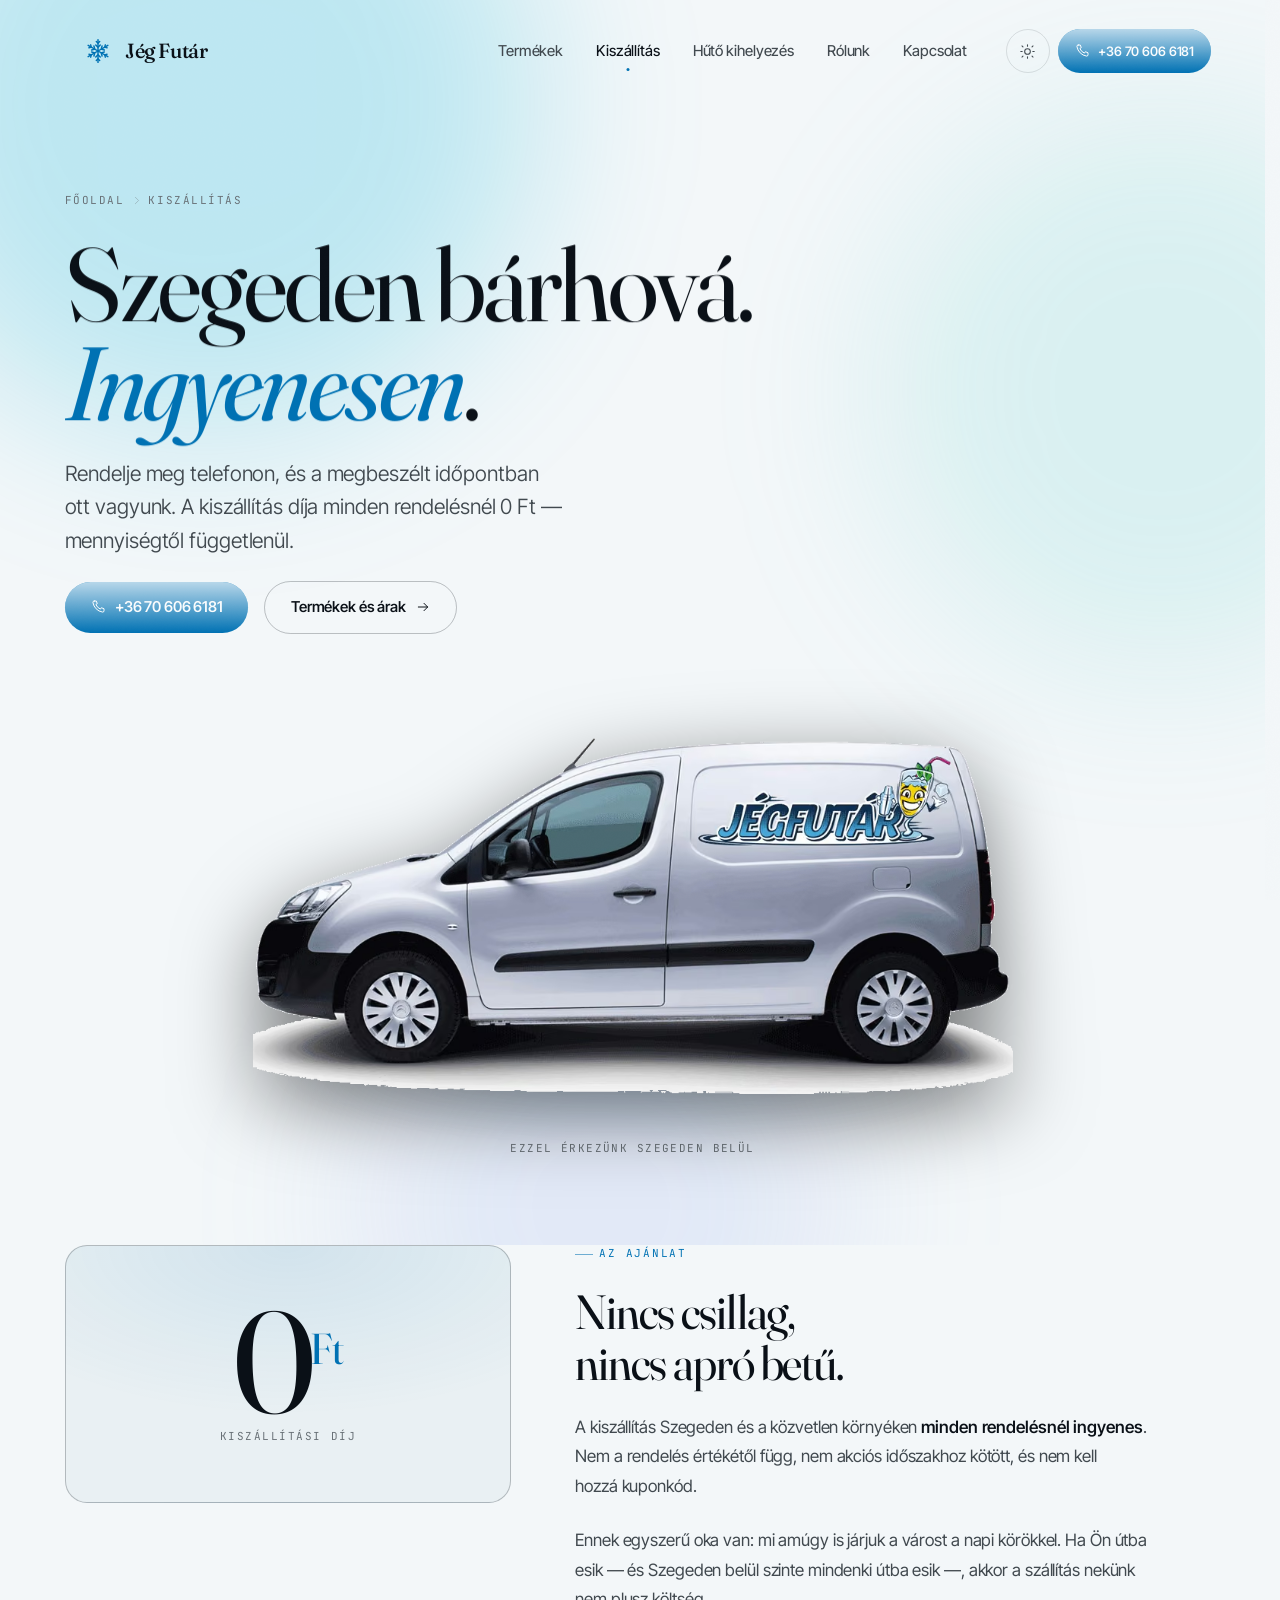
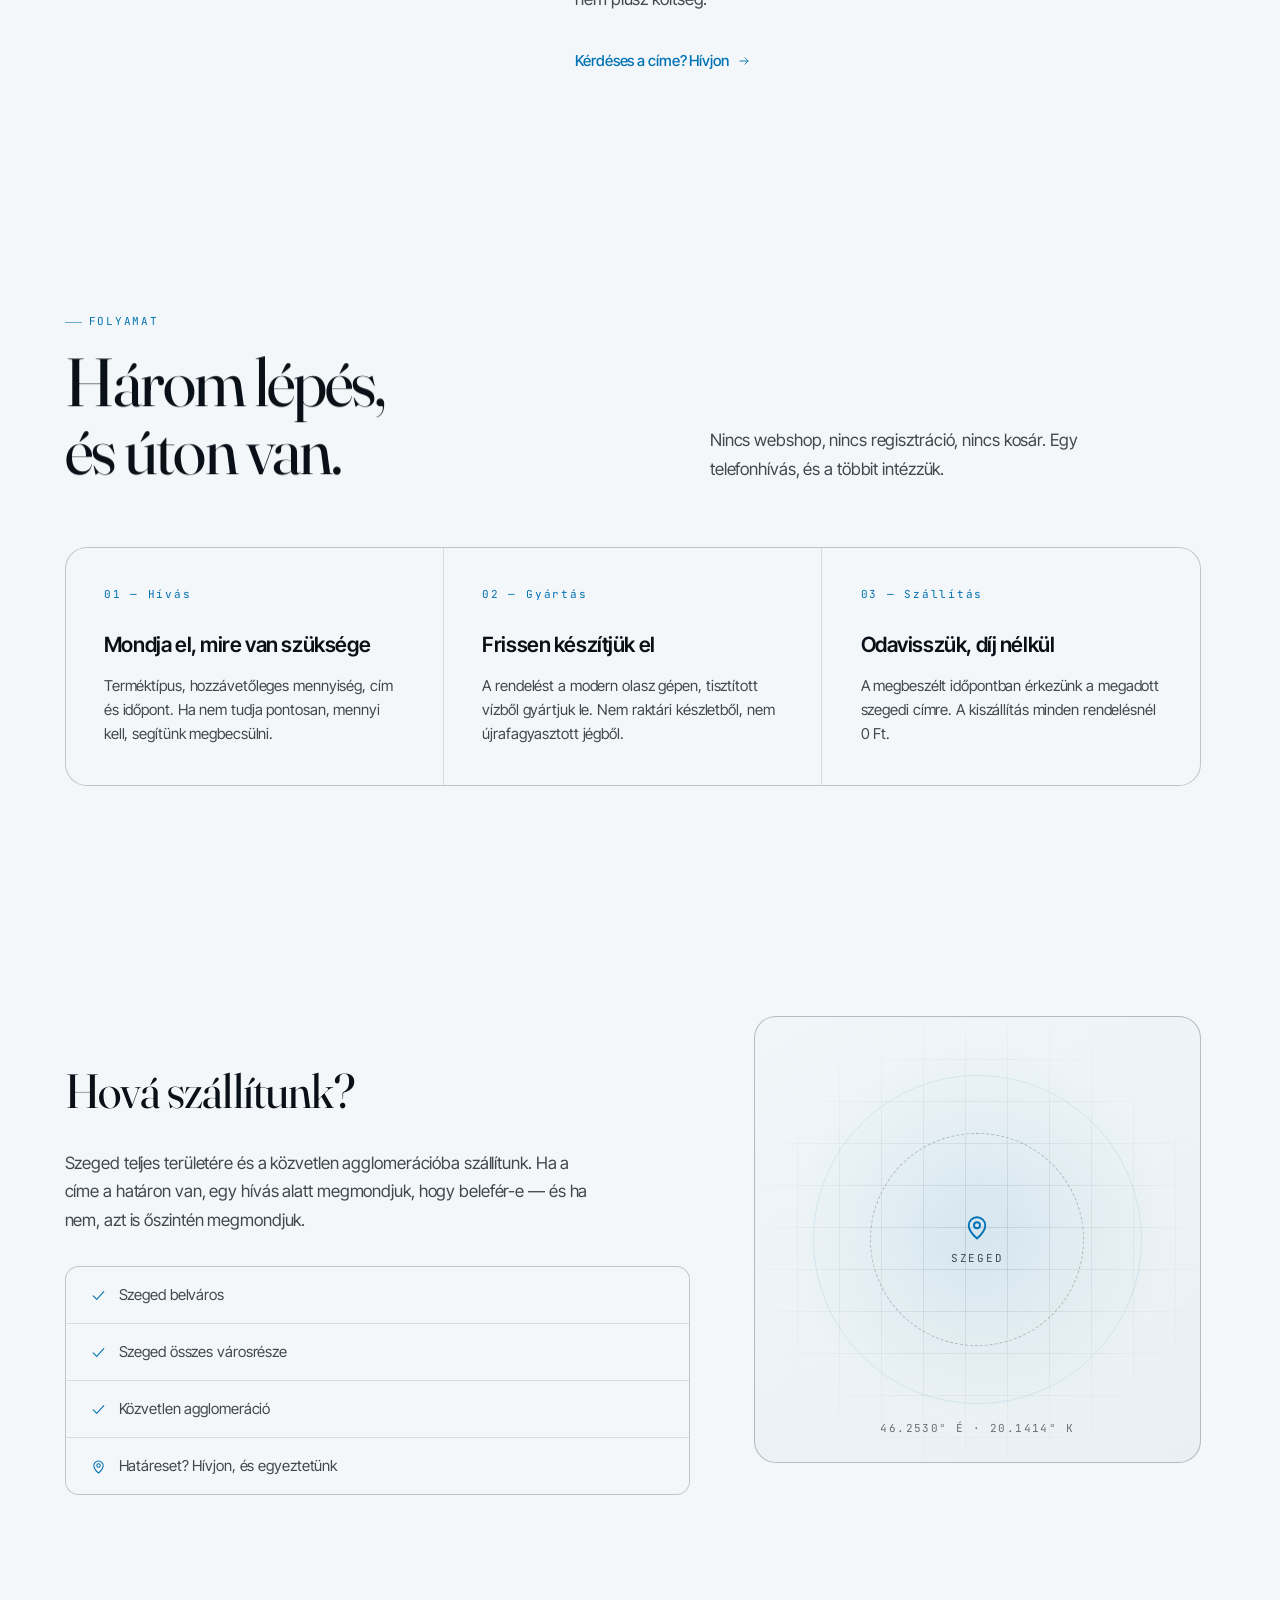
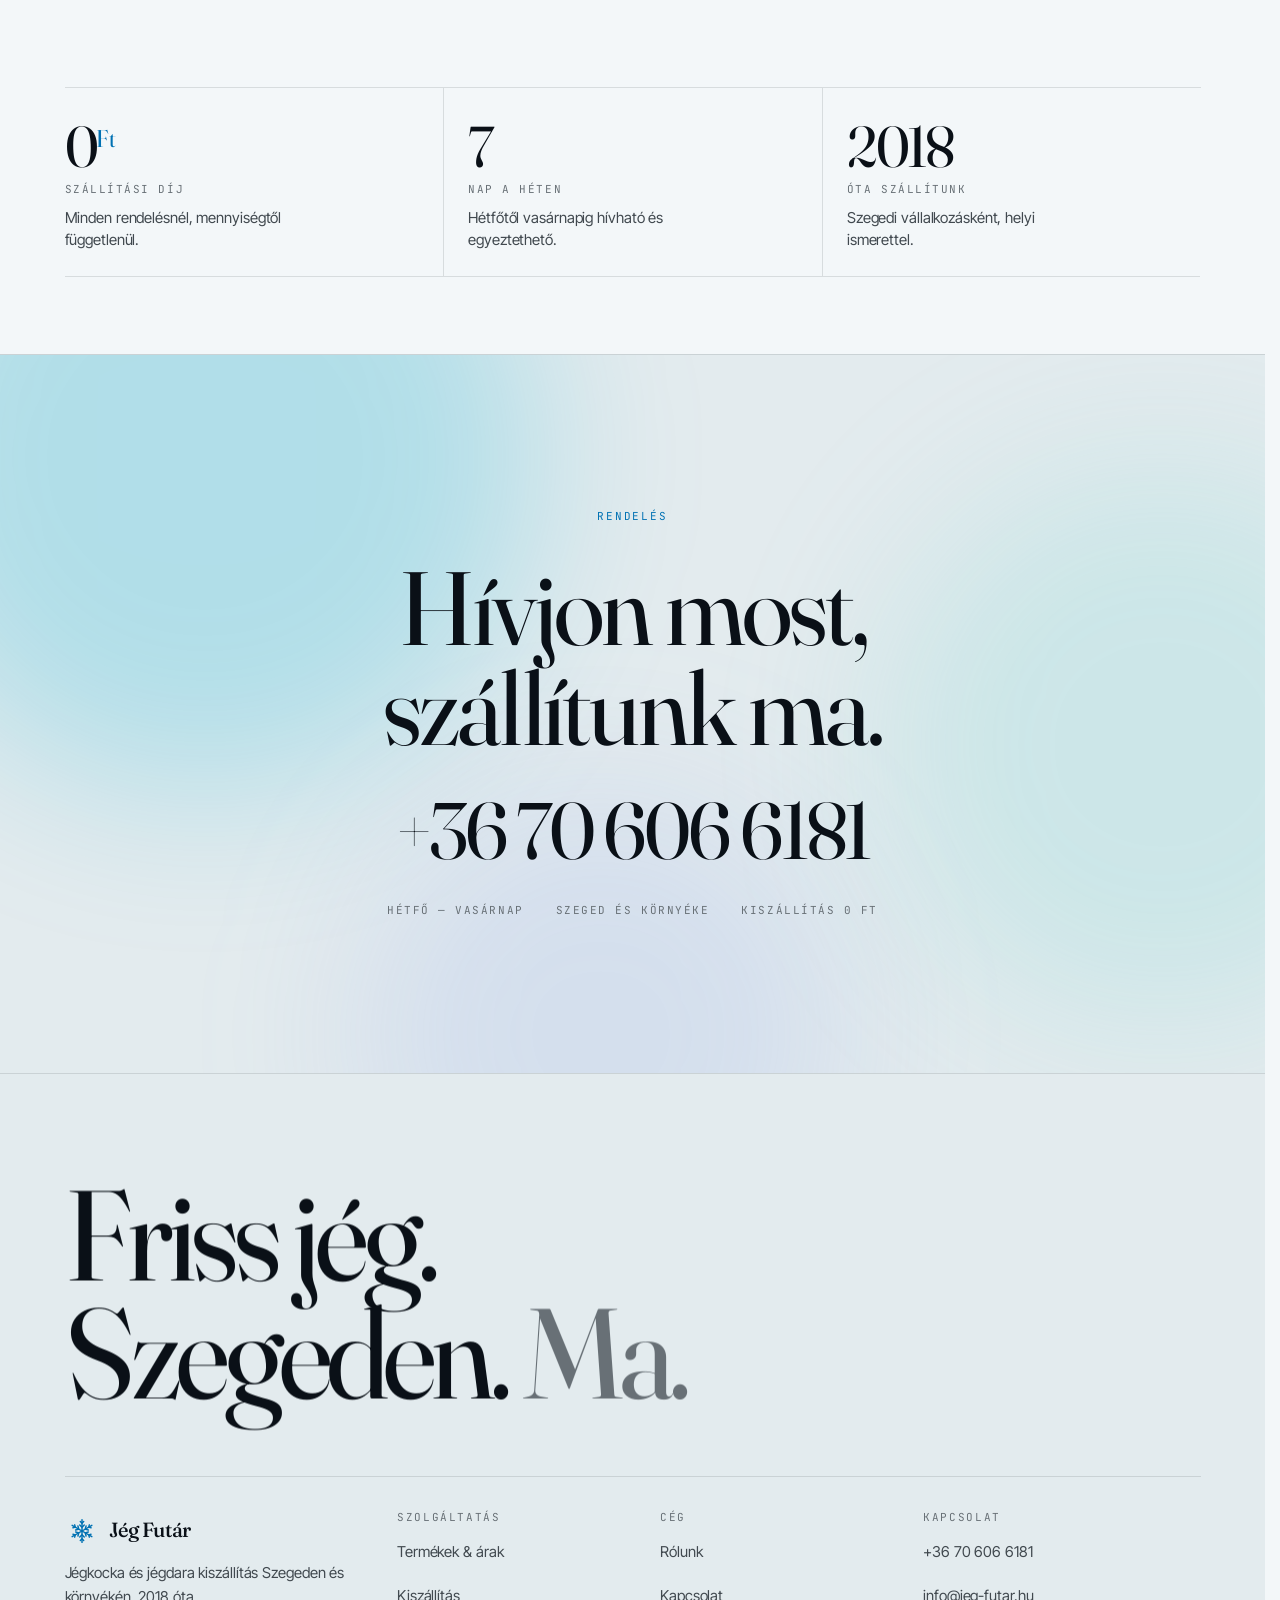
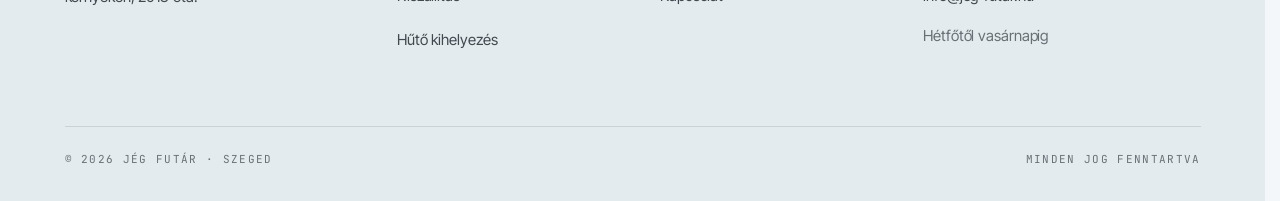
<file: redesign/kiszallitas.html>
<!DOCTYPE html>
<html lang="hu" data-theme="dark">
<head>
<meta charset="UTF-8">
<meta name="viewport" content="width=device-width, initial-scale=1">
<title>Kiszállítás — Jég Futár</title>
<meta name="description" content="Ingyenes jégkiszállítás Szegeden és környékén, hétfőtől vasárnapig. Kiszállítási díj 0 Ft, rendelés telefonon.">
<meta name="theme-color" content="#0b0f16">
<link rel="canonical" href="https://jeg-futar.hu/kiszallitas.html">

<meta property="og:type" content="website">
<meta property="og:locale" content="hu_HU">
<meta property="og:site_name" content="Jég Futár">
<meta property="og:url" content="https://jeg-futar.hu/kiszallitas.html">
<meta property="og:title" content="Kiszállítás — Jég Futár">
<meta property="og:description" content="Ingyenes jégkiszállítás Szegeden és környékén, hétfőtől vasárnapig. Rendelés telefonon.">
<meta property="og:image" content="https://jeg-futar.hu/assets/img/og-jeg-futar.jpg">
<meta property="og:image:width" content="1200">
<meta property="og:image:height" content="628">
<meta property="og:image:alt" content="Kristálytiszta jégkockák sötét, nedves felületen">

<meta name="twitter:card" content="summary_large_image">
<meta name="twitter:title" content="Kiszállítás — Jég Futár">
<meta name="twitter:description" content="Ingyenes jégkiszállítás Szegeden és környékén, hétfőtől vasárnapig. Rendelés telefonon.">
<meta name="twitter:image" content="https://jeg-futar.hu/assets/img/og-jeg-futar.jpg">

<link rel="preconnect" href="https://fonts.googleapis.com">
<link rel="preconnect" href="https://fonts.gstatic.com" crossorigin>
<link href="https://fonts.googleapis.com/css2?family=Fraunces:ital,opsz,wght@0,9..144,300..700;1,9..144,300..500&family=Inter+Tight:wght@300..700&family=JetBrains+Mono:wght@300..500&display=swap" rel="stylesheet">

<link rel="stylesheet" href="assets/css/tokens.css">
<link rel="stylesheet" href="assets/css/main.css">

<script>
  (function () {
    document.documentElement.classList.add('js');
    try {
      var t = localStorage.getItem('jf-theme');
      if (t) { document.documentElement.dataset.theme = t; }
      else { document.documentElement.removeAttribute('data-theme'); }
    } catch (e) {}
  })();
</script>

<style>
  .cutout--van img { max-width: 760px; }
  .zero-panel__figure {
    display: grid;
    gap: var(--s-2);
    justify-items: center;
    text-align: center;
    padding: clamp(2rem, 5vw, 3.5rem) var(--s-5);
    border: 1px solid var(--line-strong);
    border-radius: var(--r-lg);
    background:
      radial-gradient(120% 100% at 50% 0%, var(--accent-wash), transparent 66%),
      var(--bg-inset);
  }

  .zero-panel__num {
    font-family: var(--font-display);
    font-variation-settings: "opsz" 144;
    font-size: clamp(4.5rem, 14vw, 9rem);
    font-weight: 400;
    line-height: 0.82;
    letter-spacing: -0.05em;
    font-feature-settings: "tnum" 1;
    color: var(--text);
  }

  .zero-panel__num sup { font-size: 0.3em; vertical-align: super; color: var(--accent); letter-spacing: 0; }

  .area-list { display: grid; gap: 1px; background: var(--line); border: 1px solid var(--line); border-radius: var(--r-md); overflow: hidden; }

  .area-list__item {
    display: flex;
    align-items: center;
    gap: var(--s-3);
    padding: var(--s-4) var(--s-5);
    background: var(--bg);
    font-size: var(--t-sm);
    color: var(--text-2);
  }

  .area-list__item svg { width: 17px; height: 17px; color: var(--accent); flex-shrink: 0; }

  .map-plate {
    position: relative;
    aspect-ratio: 1 / 1;
    border-radius: var(--r-lg);
    overflow: hidden;
    border: 1px solid var(--line-strong);
    background:
      radial-gradient(60% 60% at 50% 48%, var(--accent-wash), transparent 70%),
      linear-gradient(150deg, var(--bg-raised-2), var(--bg-inset));
    display: grid;
    place-items: center;
  }

  .map-plate::before {
    content: "";
    position: absolute;
    inset: 0;
    background-image:
      linear-gradient(var(--line) 1px, transparent 1px),
      linear-gradient(90deg, var(--line) 1px, transparent 1px);
    background-size: 42px 42px;
    -webkit-mask-image: radial-gradient(70% 70% at 50% 50%, #000, transparent 78%);
    mask-image: radial-gradient(70% 70% at 50% 50%, #000, transparent 78%);
  }

  .map-plate__ring {
    position: absolute;
    border: 1px dashed var(--line-strong);
    border-radius: 50%;
  }
  .map-plate__ring--a { inset: 26%; }
  .map-plate__ring--b { inset: 13%; border-style: solid; border-color: var(--accent-wash); }

  .map-plate__pin {
    position: relative;
    display: grid;
    gap: var(--s-2);
    justify-items: center;
    color: var(--accent);
  }
  .map-plate__pin svg { width: 30px; height: 30px; }
  .map-plate__pin span {
    font-family: var(--font-mono);
    font-size: var(--t-mono);
    letter-spacing: 0.16em;
    text-transform: uppercase;
    color: var(--text-2);
  }

  .map-plate__note {
    position: absolute;
    left: var(--s-5);
    bottom: var(--s-5);
    right: var(--s-5);
    font-family: var(--font-mono);
    font-size: var(--t-mono);
    letter-spacing: 0.13em;
    text-transform: uppercase;
    color: var(--text-3);
    text-align: center;
  }
</style>
</head>

<body>

<svg class="sr-only" aria-hidden="true" focusable="false" xmlns="http://www.w3.org/2000/svg">
  <defs>
    <g id="jf-arm" fill="none" stroke="currentColor" stroke-width="1.15" stroke-linecap="round" stroke-linejoin="round">
      <path d="M12 12.4V2.9"/>
      <path d="M10.65 4.45 12 5.8l1.35-1.35"/>
      <path d="M10.2 7.2 12 9l1.8-1.8"/>
    </g>
  </defs>
  <symbol id="i-crystal" viewBox="0 0 24 24">
    <use href="#jf-arm"/>
    <use href="#jf-arm" transform="rotate(60 12 12)"/>
    <use href="#jf-arm" transform="rotate(120 12 12)"/>
    <use href="#jf-arm" transform="rotate(180 12 12)"/>
    <use href="#jf-arm" transform="rotate(240 12 12)"/>
    <use href="#jf-arm" transform="rotate(300 12 12)"/>
  </symbol>
  <symbol id="i-arrow" viewBox="0 0 24 24"><path d="M5 12h14M13.5 6.5 19 12l-5.5 5.5"/></symbol>
  <symbol id="i-phone" viewBox="0 0 24 24"><path d="M6.4 3h3l1.5 4-2 1.4a12.2 12.2 0 0 0 6.7 6.7l1.4-2 4 1.5v3a2 2 0 0 1-2.2 2A17.2 17.2 0 0 1 4.4 5.2 2 2 0 0 1 6.4 3Z"/></symbol>
  <symbol id="i-check" viewBox="0 0 24 24"><path d="m4.5 12.5 5 5 10-11"/></symbol>
  <symbol id="i-sun" viewBox="0 0 24 24"><circle cx="12" cy="12" r="4"/><path d="M12 2.5v2M12 19.5v2M4.2 4.2l1.4 1.4M18.4 18.4l1.4 1.4M2.5 12h2M19.5 12h2M4.2 19.8l1.4-1.4M18.4 5.6l1.4-1.4"/></symbol>
  <symbol id="i-moon" viewBox="0 0 24 24"><path d="M20.2 14.6A8.6 8.6 0 0 1 9.4 3.8a8.6 8.6 0 1 0 10.8 10.8Z"/></symbol>
  <symbol id="i-route" viewBox="0 0 24 24"><path d="M2.8 6.4h10.4v9.2H2.8zM13.2 9.6h3.5l2.5 2.8v3.2h-6z"/><circle cx="6.6" cy="17.8" r="1.8"/><circle cx="16.6" cy="17.8" r="1.8"/></symbol>
  <symbol id="i-clock" viewBox="0 0 24 24"><circle cx="12" cy="12" r="8.6"/><path d="M12 7.2V12l3.2 2"/></symbol>
  <symbol id="i-pin" viewBox="0 0 24 24"><path d="M12 21.2s6.6-5.8 6.6-10.4a6.6 6.6 0 1 0-13.2 0C5.4 15.4 12 21.2 12 21.2Z"/><circle cx="12" cy="10.6" r="2.4"/></symbol>
  <symbol id="i-chev" viewBox="0 0 24 24"><path d="m9.5 5 7 7-7 7"/></symbol>
</svg>

<div class="grain" aria-hidden="true"></div>
<a href="#main" class="skip-link">Ugrás a tartalomra</a>

<header class="masthead">
  <nav class="nav" aria-label="Főmenü">
    <a href="index.html" class="brand" aria-label="Jég Futár — főoldal">
      <svg class="brand__mark" aria-hidden="true"><use href="#i-crystal"/></svg>
      <span class="brand__word">Jég&nbsp;Futár</span>
    </a>
    <ul class="nav__links" id="nav-links">
      <li><a href="termekek.html" class="nav__link">Termékek</a></li>
      <li><a href="kiszallitas.html" class="nav__link" aria-current="page">Kiszállítás</a></li>
      <li><a href="huto-kihelyezes.html" class="nav__link">Hűtő kihelyezés</a></li>
      <li><a href="rolunk.html" class="nav__link">Rólunk</a></li>
      <li><a href="kapcsolat.html" class="nav__link">Kapcsolat</a></li>
      <li class="nav__drawer-foot">
        <a href="tel:+36706066181" class="btn btn--block">
          <svg aria-hidden="true"><use href="#i-phone"/></svg>
          +36 70 606 6181
        </a>
        <button class="theme-toggle theme-toggle--drawer" type="button" data-theme-toggle>
          <svg class="ico-moon" aria-hidden="true"><use href="#i-moon"/></svg>
          <svg class="ico-sun" aria-hidden="true"><use href="#i-sun"/></svg>
          <span data-theme-label>Világos téma</span>
        </button>
      </li>
    </ul>
    <div class="nav__tail">
      <button class="theme-toggle" type="button" data-theme-toggle aria-label="Világos téma bekapcsolása">
        <svg class="ico-moon" aria-hidden="true"><use href="#i-moon"/></svg>
        <svg class="ico-sun" aria-hidden="true"><use href="#i-sun"/></svg>
      </button>
      <a href="tel:+36706066181" class="btn btn--sm nav__cta-desktop">
        <svg aria-hidden="true"><use href="#i-phone"/></svg>
        +36 70 606 6181
      </a>

      <a href="tel:+36706066181" class="nav__cta-mobile" aria-label="Hívás: +36 70 606 6181">
        <svg aria-hidden="true"><use href="#i-phone"/></svg>
      </a>
      <button class="nav__burger" type="button" data-drawer-toggle
              aria-expanded="false" aria-controls="nav-links" aria-label="Menü megnyitása">
        <span></span><span></span><span></span>
      </button>
    </div>
  </nav>
</header>

<main id="main">

  <section class="page-head" aria-labelledby="page-title">
    <div class="aurora" aria-hidden="true">
      <div class="aurora__blob"></div>
      <div class="aurora__blob"></div>
      <div class="aurora__blob"></div>
    </div>

    <div class="shell page-head__inner">
      <nav class="crumb reveal" aria-label="Morzsamenü">
        <a href="index.html">Főoldal</a>
        <svg aria-hidden="true"><use href="#i-chev"/></svg>
        <span aria-current="page">Kiszállítás</span>
      </nav>

      <h1 class="display-xl page-head__title reveal-lines" id="page-title">
        <span class="line"><span>Szegeden bárhová.</span></span>
        <span class="line"><span><em>Ingyenesen</em>.</span></span>
      </h1>

      <p class="lede page-head__lede reveal" style="--delay:280ms">
        Rendelje meg telefonon, és a megbeszélt időpontban ott vagyunk.
        A kiszállítás díja minden rendelésnél 0 Ft — mennyiségtől függetlenül.
      </p>

      <div class="cluster reveal" style="--delay:360ms">
        <a href="tel:+36706066181" class="btn" data-magnetic="0.2">
          <svg aria-hidden="true"><use href="#i-phone"/></svg>
          +36 70 606 6181
        </a>
        <a href="termekek.html" class="btn btn--ghost">
          Termékek és árak
          <svg aria-hidden="true"><use href="#i-arrow"/></svg>
        </a>
      </div>

      <figure class="cutout cutout--van reveal" style="--delay:440ms">
        <picture>
          <source type="image/avif"
                  srcset="assets/img/van-700.avif 700w, assets/img/van-1000.avif 1000w"
                  sizes="(max-width: 700px) 92vw, 760px">
          <img src="assets/img/van-700.webp"
               srcset="assets/img/van-700.webp 700w, assets/img/van-1000.webp 1000w"
               sizes="(max-width: 700px) 92vw, 760px"
               alt="Jég Futár feliratú kiszállító furgon oldalnézetből"
               width="1000" height="518" loading="lazy" decoding="async">
        </picture>
        <figcaption class="cutout__caption">Ezzel érkezünk Szegeden belül</figcaption>
      </figure>
    </div>
  </section>

  <!-- ═══ A 0 Ft ══════════════════════════════════════════════ -->
  <section class="section section--flush-top" aria-labelledby="zero-title">
    <div class="shell split-5-7">
      <div class="zero-panel__figure reveal">
        <span class="zero-panel__num">0<sup>Ft</sup></span>
        <span class="mono text-muted">Kiszállítási díj</span>
      </div>

      <div class="stack stack-5">
        <p class="eyebrow reveal">Az ajánlat</p>
        <h2 class="display reveal" id="zero-title">Nincs csillag,<br>nincs apró betű.</h2>
        <div class="prose reveal" style="--delay:120ms">
          <p>
            A kiszállítás Szegeden és a közvetlen környéken <strong>minden
            rendelésnél ingyenes</strong>. Nem a rendelés értékétől függ,
            nem akciós időszakhoz kötött, és nem kell hozzá kuponkód.
          </p>
          <p>
            Ennek egyszerű oka van: mi amúgy is járjuk a várost a napi
            körökkel. Ha Ön útba esik — és Szegeden belül szinte mindenki
            útba esik —, akkor a szállítás nekünk nem plusz költség.
          </p>
        </div>

        <div class="cluster reveal" style="--delay:180ms">
          <a href="tel:+36706066181" class="arrow-link">
            Kérdéses a címe? Hívjon
            <svg aria-hidden="true"><use href="#i-arrow"/></svg>
          </a>
        </div>
      </div>
    </div>
  </section>

  <!-- ═══ Folyamat ════════════════════════════════════════════ -->
  <section class="section" aria-labelledby="how-title">
    <div class="shell">
      <div class="section-head section-head--split">
        <div class="stack stack-4">
          <p class="eyebrow reveal">Folyamat</p>
          <h2 class="display-lg reveal-lines" id="how-title">
            <span class="line"><span>Három lépés,</span></span>
            <span class="line"><span>és úton van.</span></span>
          </h2>
        </div>
        <p class="body reveal max-44" style="--delay:160ms">
          Nincs webshop, nincs regisztráció, nincs kosár. Egy telefonhívás,
          és a többit intézzük.
        </p>
      </div>

      <div class="steps reveal">
        <div class="step">
          <span class="step__num">01 — Hívás</span>
          <h3 class="step__title">Mondja el, mire van szüksége</h3>
          <p class="step__body">
            Terméktípus, hozzávetőleges mennyiség, cím és időpont.
            Ha nem tudja pontosan, mennyi kell, segítünk megbecsülni.
          </p>
        </div>
        <div class="step">
          <span class="step__num">02 — Gyártás</span>
          <h3 class="step__title">Frissen készítjük el</h3>
          <p class="step__body">
            A rendelést a modern olasz gépen, tisztított vízből gyártjuk le.
            Nem raktári készletből, nem újrafagyasztott jégből.
          </p>
        </div>
        <div class="step">
          <span class="step__num">03 — Szállítás</span>
          <h3 class="step__title">Odavisszük, díj nélkül</h3>
          <p class="step__body">
            A megbeszélt időpontban érkezünk a megadott szegedi címre.
            A kiszállítás minden rendelésnél 0 Ft.
          </p>
        </div>
      </div>
    </div>
  </section>

  <!-- ═══ Terület ═════════════════════════════════════════════ -->
  <section class="section" aria-labelledby="area-title">
    <div class="shell split-7-5">
      <div class="stack stack-6">
        <p class="eyebrow reveal">Terület</p>
        <h2 class="display reveal" id="area-title">Hová szállítunk?</h2>

        <p class="body reveal max-54" style="--delay:100ms">
          Szeged teljes területére és a közvetlen agglomerációba szállítunk.
          Ha a címe a határon van, egy hívás alatt megmondjuk, hogy belefér-e —
          és ha nem, azt is őszintén megmondjuk.
        </p>

        <div class="area-list reveal" style="--delay:160ms" role="list">
          <div class="area-list__item" role="listitem">
            <svg aria-hidden="true"><use href="#i-check"/></svg>
            Szeged belváros
          </div>
          <div class="area-list__item" role="listitem">
            <svg aria-hidden="true"><use href="#i-check"/></svg>
            Szeged összes városrésze
          </div>
          <div class="area-list__item" role="listitem">
            <svg aria-hidden="true"><use href="#i-check"/></svg>
            Közvetlen agglomeráció
          </div>
          <div class="area-list__item" role="listitem">
            <svg aria-hidden="true"><use href="#i-pin"/></svg>
            Határeset? Hívjon, és egyeztetünk
          </div>
        </div>
      </div>

      <div class="map-plate reveal" style="--delay:120ms" role="img"
           aria-label="Kiszállítási terület: Szeged és a közvetlen agglomeráció — sematikus ábra">
        <span class="map-plate__ring map-plate__ring--a" aria-hidden="true"></span>
        <span class="map-plate__ring map-plate__ring--b" aria-hidden="true"></span>
        <span class="map-plate__pin" aria-hidden="true">
          <svg><use href="#i-pin"/></svg>
          <span>Szeged</span>
        </span>
        <span class="map-plate__note" aria-hidden="true">46.2530° É · 20.1414° K</span>
      </div>
    </div>
  </section>

  <!-- ═══ Számok ══════════════════════════════════════════════ -->
  <section class="section section--tight" aria-labelledby="facts-title">
    <div class="shell">
      <h2 class="sr-only" id="facts-title">Kiszállítás számokban</h2>
      <div class="stat-grid">
        <div class="stat reveal">
          <span class="stat__value">0<sup>Ft</sup></span>
          <span class="stat__label">Szállítási díj</span>
          <p class="stat__note">Minden rendelésnél, mennyiségtől függetlenül.</p>
        </div>
        <div class="stat reveal" style="--delay:90ms">
          <span class="stat__value">7</span>
          <span class="stat__label">Nap a héten</span>
          <p class="stat__note">Hétfőtől vasárnapig hívható és egyeztethető.</p>
        </div>
        <div class="stat reveal" style="--delay:180ms">
          <span class="stat__value">2018</span>
          <span class="stat__label">Óta szállítunk</span>
          <p class="stat__note">Szegedi vállalkozásként, helyi ismerettel.</p>
        </div>
      </div>
    </div>
  </section>

  <section class="closer" aria-labelledby="closer-title">
    <div class="aurora" aria-hidden="true">
      <div class="aurora__blob"></div>
      <div class="aurora__blob"></div>
      <div class="aurora__blob"></div>
    </div>
    <div class="shell closer__inner">
      <p class="eyebrow eyebrow--plain reveal">Rendelés</p>
      <h2 class="display-xl reveal" id="closer-title" style="--delay:80ms">Hívjon most,<br>szállítunk ma.</h2>
      <a href="tel:+36706066181" class="phone-display reveal" style="--delay:160ms" data-magnetic="0.12">+36 70 606 6181</a>
      <div class="closer__meta reveal" style="--delay:240ms">
        <span>Hétfő — Vasárnap</span>
        <span>Szeged és környéke</span>
        <span>Kiszállítás 0 Ft</span>
      </div>
    </div>
  </section>

</main>

<footer class="footer">
  <div class="shell">
    <p class="footer__statement reveal-lines">
      <span class="line"><span>Friss jég.</span></span>
      <span class="line"><span>Szegeden. <span>Ma.</span></span></span>
    </p>
    <div class="footer__grid">
      <div class="footer__col">
        <a href="index.html" class="brand" aria-label="Jég Futár — főoldal">
          <svg class="brand__mark" aria-hidden="true"><use href="#i-crystal"/></svg>
          <span class="brand__word">Jég&nbsp;Futár</span>
        </a>
        <p class="body-sm max-44" style="margin-top:.5rem">
          Jégkocka és jégdara kiszállítás Szegeden és környékén, 2018 óta.
        </p>
      </div>
      <nav class="footer__col" aria-label="Szolgáltatások">
        <p class="footer__title">Szolgáltatás</p>
        <a href="termekek.html" class="footer__link">Termékek &amp; árak</a>
        <a href="kiszallitas.html" class="footer__link">Kiszállítás</a>
        <a href="huto-kihelyezes.html" class="footer__link">Hűtő kihelyezés</a>
      </nav>
      <nav class="footer__col" aria-label="Cég">
        <p class="footer__title">Cég</p>
        <a href="rolunk.html" class="footer__link">Rólunk</a>
        <a href="kapcsolat.html" class="footer__link">Kapcsolat</a>
      </nav>
      <div class="footer__col">
        <p class="footer__title">Kapcsolat</p>
        <a href="tel:+36706066181" class="footer__link">+36 70 606 6181</a>
        <a href="mailto:info@jeg-futar.hu" class="footer__link">info@jeg-futar.hu</a>
        <p class="body-sm text-muted" style="margin-top:.35rem">Hétfőtől vasárnapig</p>
      </div>
    </div>
    <div class="footer__bar">
      <span>© 2026 Jég Futár · Szeged</span>
      <span>Minden jog fenntartva</span>
    </div>
  </div>
</footer>

<script src="assets/js/main.js" defer></script>
</body>
</html>
</file>
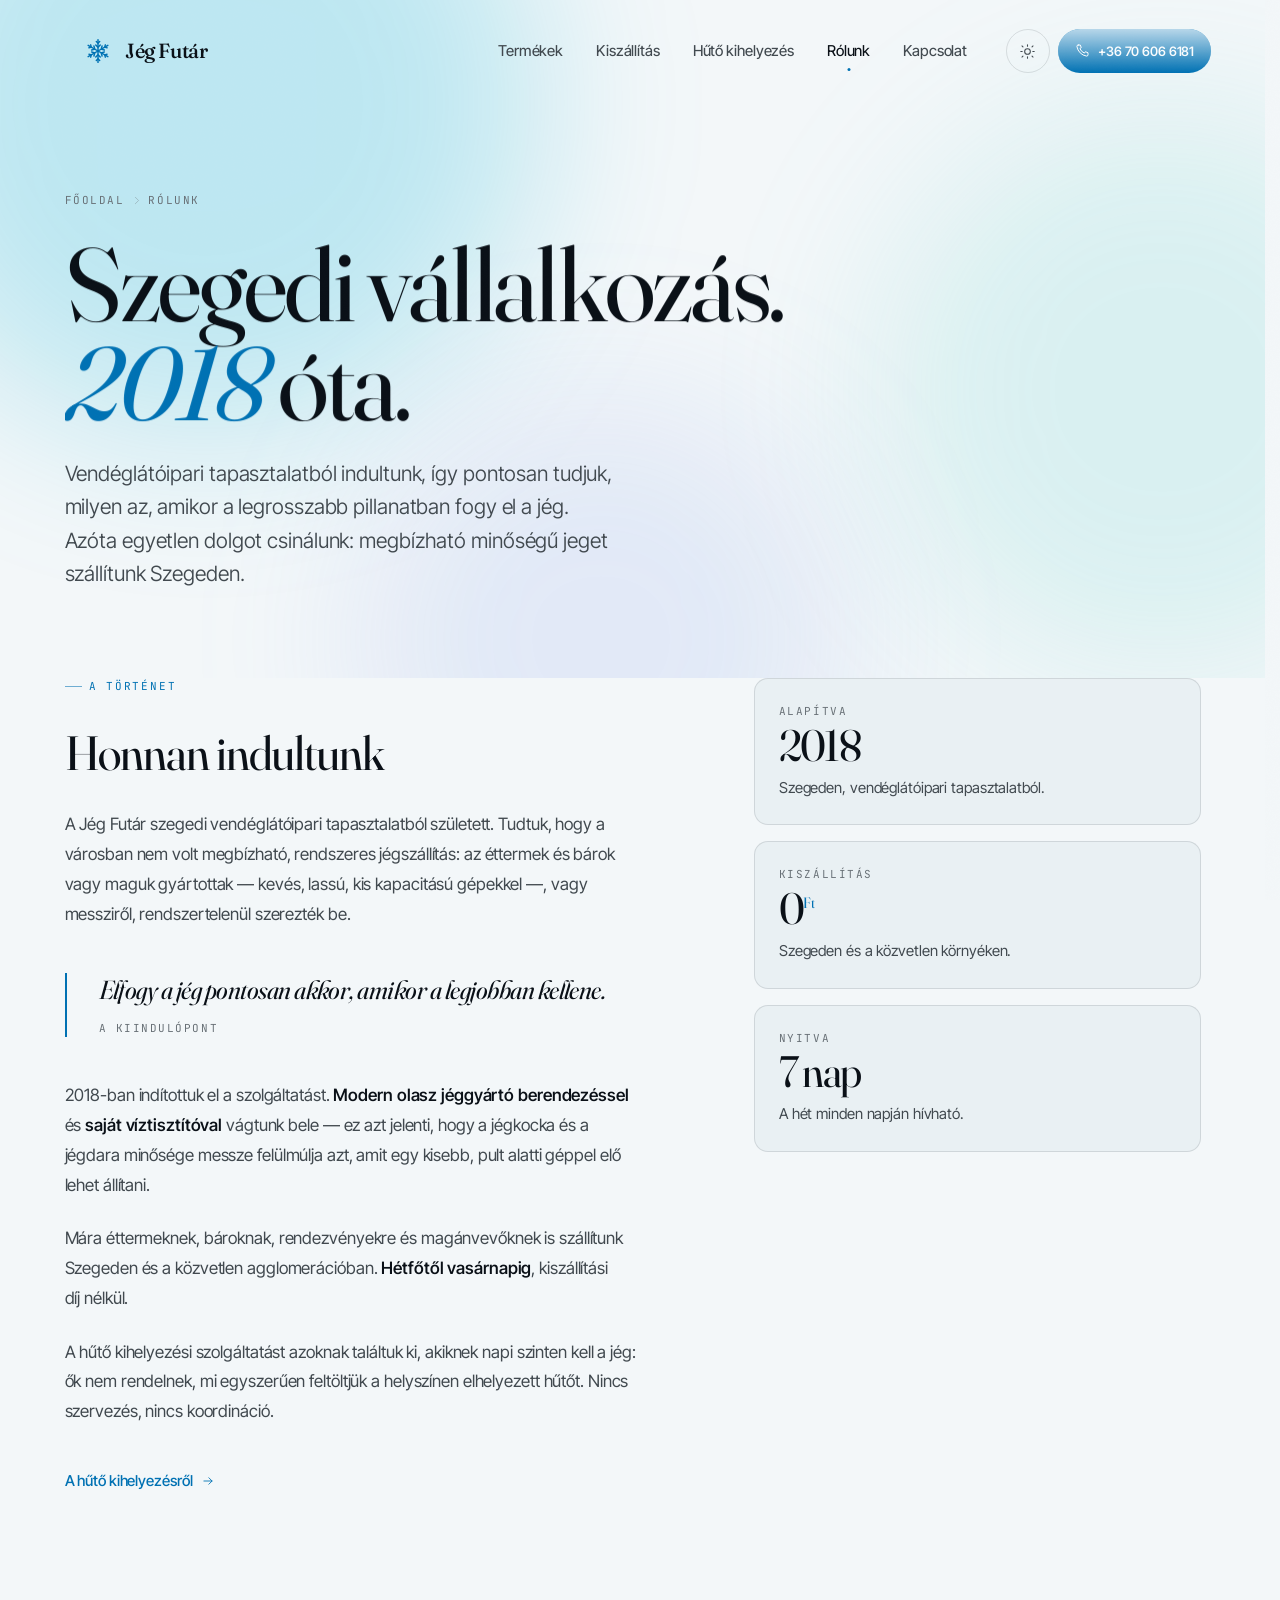
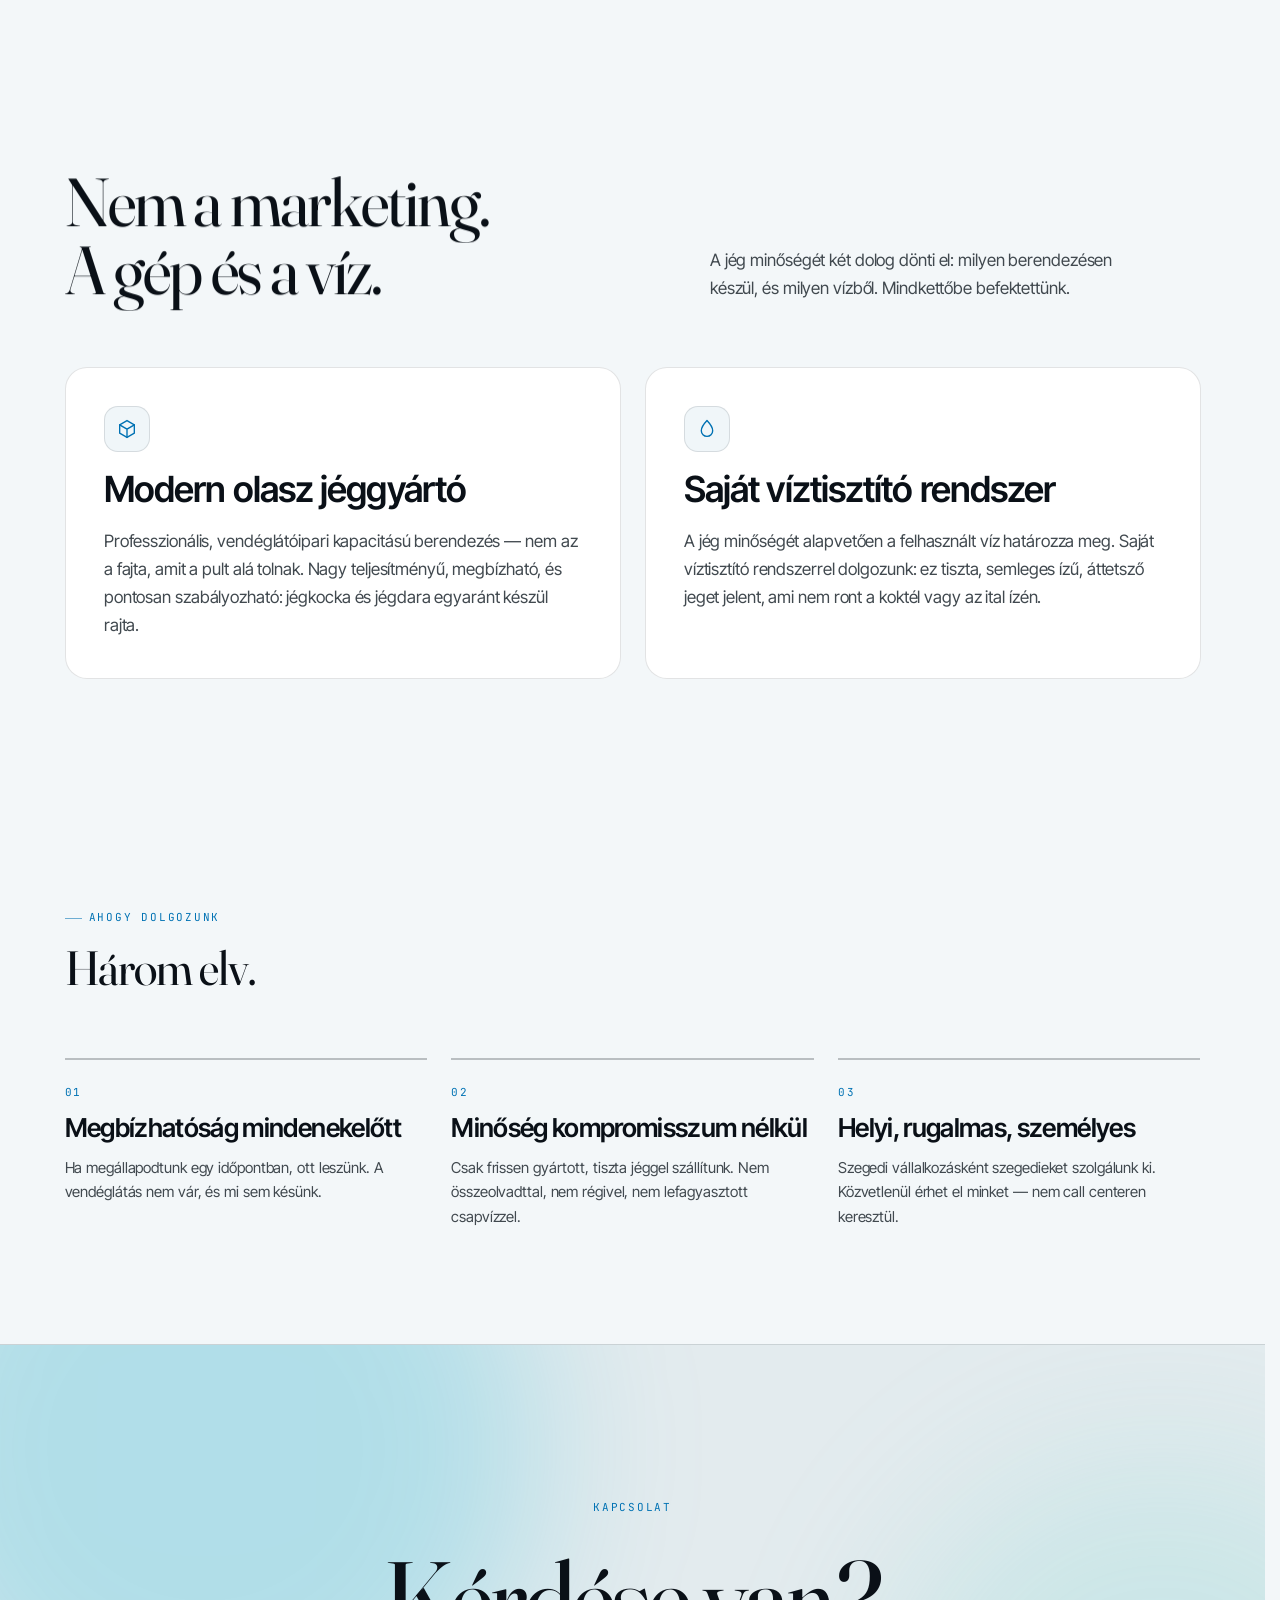
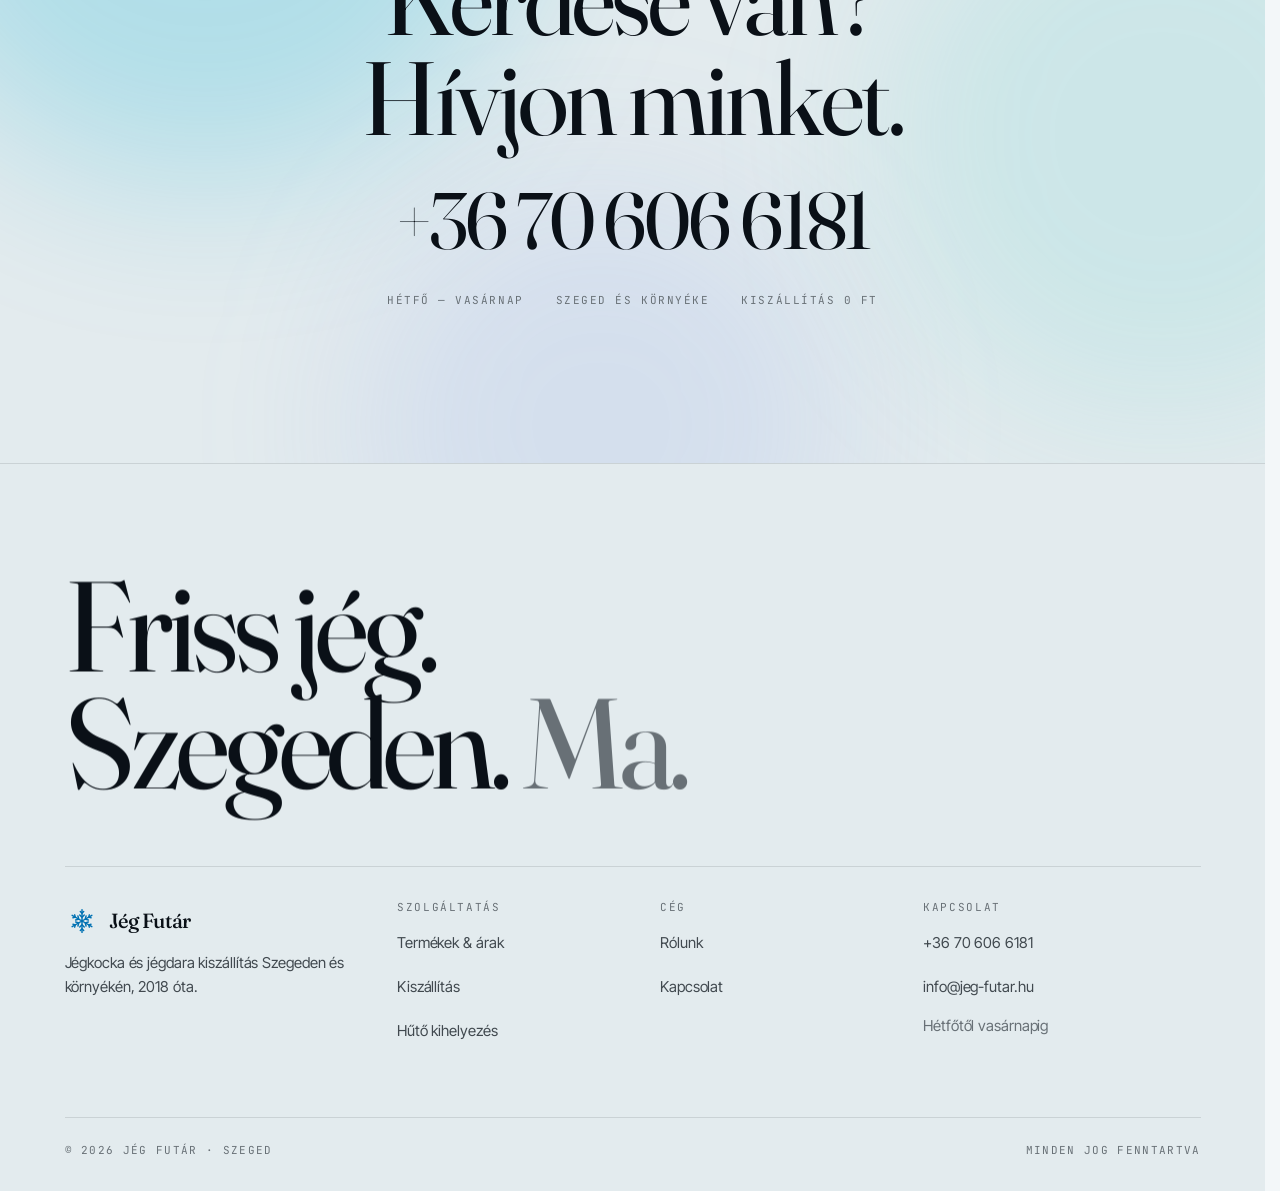
<file: redesign/rolunk.html>
<!DOCTYPE html>
<html lang="hu" data-theme="dark">
<head>
<meta charset="UTF-8">
<meta name="viewport" content="width=device-width, initial-scale=1">
<title>Rólunk — Jég Futár</title>
<meta name="description" content="Szegedi vállalkozás 2018 óta. Vendéglátóipari tapasztalatból indultunk, modern olasz géppel és saját víztisztítóval készítjük a jeget.">
<meta name="theme-color" content="#0b0f16">
<link rel="canonical" href="https://jeg-futar.hu/rolunk.html">

<meta property="og:type" content="website">
<meta property="og:locale" content="hu_HU">
<meta property="og:site_name" content="Jég Futár">
<meta property="og:url" content="https://jeg-futar.hu/rolunk.html">
<meta property="og:title" content="Rólunk — Jég Futár">
<meta property="og:description" content="Szegedi vállalkozás 2018 óta. Modern olasz géppel és saját víztisztítóval dolgozunk.">
<meta property="og:image" content="https://jeg-futar.hu/assets/img/og-jeg-futar.jpg">
<meta property="og:image:width" content="1200">
<meta property="og:image:height" content="628">
<meta property="og:image:alt" content="Kristálytiszta jégkockák sötét, nedves felületen">

<meta name="twitter:card" content="summary_large_image">
<meta name="twitter:title" content="Rólunk — Jég Futár">
<meta name="twitter:description" content="Szegedi vállalkozás 2018 óta. Modern olasz géppel és saját víztisztítóval dolgozunk.">
<meta name="twitter:image" content="https://jeg-futar.hu/assets/img/og-jeg-futar.jpg">

<link rel="preconnect" href="https://fonts.googleapis.com">
<link rel="preconnect" href="https://fonts.gstatic.com" crossorigin>
<link href="https://fonts.googleapis.com/css2?family=Fraunces:ital,opsz,wght@0,9..144,300..700;1,9..144,300..500&family=Inter+Tight:wght@300..700&family=JetBrains+Mono:wght@300..500&display=swap" rel="stylesheet">

<link rel="stylesheet" href="assets/css/tokens.css">
<link rel="stylesheet" href="assets/css/main.css">

<script>
  (function () {
    document.documentElement.classList.add('js');
    try {
      var t = localStorage.getItem('jf-theme');
      if (t) { document.documentElement.dataset.theme = t; }
      else { document.documentElement.removeAttribute('data-theme'); }
    } catch (e) {}
  })();
</script>

<style>
  .fact-card {
    display: grid;
    gap: var(--s-1);
    padding: var(--s-5);
    border-radius: var(--r-md);
    border: 1px solid var(--line);
    background: var(--bg-inset);
  }

  .fact-card__value {
    font-family: var(--font-display);
    font-variation-settings: "opsz" 144;
    font-size: clamp(2rem, 3.6vw, 2.75rem);
    font-weight: 400;
    line-height: 0.95;
    letter-spacing: -0.04em;
    font-feature-settings: "tnum" 1;
    color: var(--text);
  }

  .fact-card__value sup { font-size: 0.34em; vertical-align: super; color: var(--accent); letter-spacing: 0; }

  .value-item {
    display: grid;
    gap: var(--s-3);
    align-content: start;
    padding-top: var(--s-5);
    border-top: 2px solid var(--line-strong);
  }

  .value-item__num {
    font-family: var(--font-mono);
    font-size: var(--t-mono);
    letter-spacing: 0.16em;
    color: var(--accent);
  }
</style>
</head>

<body>

<svg class="sr-only" aria-hidden="true" focusable="false" xmlns="http://www.w3.org/2000/svg">
  <defs>
    <g id="jf-arm" fill="none" stroke="currentColor" stroke-width="1.15" stroke-linecap="round" stroke-linejoin="round">
      <path d="M12 12.4V2.9"/>
      <path d="M10.65 4.45 12 5.8l1.35-1.35"/>
      <path d="M10.2 7.2 12 9l1.8-1.8"/>
    </g>
  </defs>
  <symbol id="i-crystal" viewBox="0 0 24 24">
    <use href="#jf-arm"/>
    <use href="#jf-arm" transform="rotate(60 12 12)"/>
    <use href="#jf-arm" transform="rotate(120 12 12)"/>
    <use href="#jf-arm" transform="rotate(180 12 12)"/>
    <use href="#jf-arm" transform="rotate(240 12 12)"/>
    <use href="#jf-arm" transform="rotate(300 12 12)"/>
  </symbol>
  <symbol id="i-arrow" viewBox="0 0 24 24"><path d="M5 12h14M13.5 6.5 19 12l-5.5 5.5"/></symbol>
  <symbol id="i-phone" viewBox="0 0 24 24"><path d="M6.4 3h3l1.5 4-2 1.4a12.2 12.2 0 0 0 6.7 6.7l1.4-2 4 1.5v3a2 2 0 0 1-2.2 2A17.2 17.2 0 0 1 4.4 5.2 2 2 0 0 1 6.4 3Z"/></symbol>
  <symbol id="i-sun" viewBox="0 0 24 24"><circle cx="12" cy="12" r="4"/><path d="M12 2.5v2M12 19.5v2M4.2 4.2l1.4 1.4M18.4 18.4l1.4 1.4M2.5 12h2M19.5 12h2M4.2 19.8l1.4-1.4M18.4 5.6l1.4-1.4"/></symbol>
  <symbol id="i-moon" viewBox="0 0 24 24"><path d="M20.2 14.6A8.6 8.6 0 0 1 9.4 3.8a8.6 8.6 0 1 0 10.8 10.8Z"/></symbol>
  <symbol id="i-cube" viewBox="0 0 24 24"><path d="m12 2.8 8 4.6v9.2l-8 4.6-8-4.6V7.4z"/><path d="m12 12.1 8-4.7M12 12.1v9.1M12 12.1 4 7.4"/></symbol>
  <symbol id="i-drop" viewBox="0 0 24 24"><path d="M12 2.8s6.2 6.6 6.2 11a6.2 6.2 0 0 1-12.4 0c0-4.4 6.2-11 6.2-11Z"/></symbol>
  <symbol id="i-chev" viewBox="0 0 24 24"><path d="m9.5 5 7 7-7 7"/></symbol>
</svg>

<div class="grain" aria-hidden="true"></div>
<a href="#main" class="skip-link">Ugrás a tartalomra</a>

<header class="masthead">
  <nav class="nav" aria-label="Főmenü">
    <a href="index.html" class="brand" aria-label="Jég Futár — főoldal">
      <svg class="brand__mark" aria-hidden="true"><use href="#i-crystal"/></svg>
      <span class="brand__word">Jég&nbsp;Futár</span>
    </a>
    <ul class="nav__links" id="nav-links">
      <li><a href="termekek.html" class="nav__link">Termékek</a></li>
      <li><a href="kiszallitas.html" class="nav__link">Kiszállítás</a></li>
      <li><a href="huto-kihelyezes.html" class="nav__link">Hűtő kihelyezés</a></li>
      <li><a href="rolunk.html" class="nav__link" aria-current="page">Rólunk</a></li>
      <li><a href="kapcsolat.html" class="nav__link">Kapcsolat</a></li>
      <li class="nav__drawer-foot">
        <a href="tel:+36706066181" class="btn btn--block">
          <svg aria-hidden="true"><use href="#i-phone"/></svg>
          +36 70 606 6181
        </a>
        <button class="theme-toggle theme-toggle--drawer" type="button" data-theme-toggle>
          <svg class="ico-moon" aria-hidden="true"><use href="#i-moon"/></svg>
          <svg class="ico-sun" aria-hidden="true"><use href="#i-sun"/></svg>
          <span data-theme-label>Világos téma</span>
        </button>
      </li>
    </ul>
    <div class="nav__tail">
      <button class="theme-toggle" type="button" data-theme-toggle aria-label="Világos téma bekapcsolása">
        <svg class="ico-moon" aria-hidden="true"><use href="#i-moon"/></svg>
        <svg class="ico-sun" aria-hidden="true"><use href="#i-sun"/></svg>
      </button>
      <a href="tel:+36706066181" class="btn btn--sm nav__cta-desktop">
        <svg aria-hidden="true"><use href="#i-phone"/></svg>
        +36 70 606 6181
      </a>

      <a href="tel:+36706066181" class="nav__cta-mobile" aria-label="Hívás: +36 70 606 6181">
        <svg aria-hidden="true"><use href="#i-phone"/></svg>
      </a>
      <button class="nav__burger" type="button" data-drawer-toggle
              aria-expanded="false" aria-controls="nav-links" aria-label="Menü megnyitása">
        <span></span><span></span><span></span>
      </button>
    </div>
  </nav>
</header>

<main id="main">

  <section class="page-head" aria-labelledby="page-title">
    <div class="aurora" aria-hidden="true">
      <div class="aurora__blob"></div>
      <div class="aurora__blob"></div>
      <div class="aurora__blob"></div>
    </div>

    <div class="shell page-head__inner">
      <nav class="crumb reveal" aria-label="Morzsamenü">
        <a href="index.html">Főoldal</a>
        <svg aria-hidden="true"><use href="#i-chev"/></svg>
        <span aria-current="page">Rólunk</span>
      </nav>

      <h1 class="display-xl page-head__title reveal-lines" id="page-title">
        <span class="line"><span>Szegedi vállalkozás.</span></span>
        <span class="line"><span><em>2018</em> óta.</span></span>
      </h1>

      <p class="lede page-head__lede reveal" style="--delay:280ms">
        Vendéglátóipari tapasztalatból indultunk, így pontosan tudjuk, milyen az,
        amikor a legrosszabb pillanatban fogy el a jég. Azóta egyetlen dolgot
        csinálunk: megbízható minőségű jeget szállítunk Szegeden.
      </p>
    </div>
  </section>

  <!-- ═══ Történet ════════════════════════════════════════════ -->
  <section class="section section--flush-top" aria-labelledby="story-title">
    <div class="shell split-7-5">
      <div class="stack stack-6">
        <p class="eyebrow reveal">A történet</p>
        <h2 class="display reveal" id="story-title">Honnan indultunk</h2>

        <div class="prose reveal" style="--delay:100ms">
          <p>
            A Jég Futár szegedi vendéglátóipari tapasztalatból született.
            Tudtuk, hogy a városban nem volt megbízható, rendszeres jégszállítás:
            az éttermek és bárok vagy maguk gyártottak — kevés, lassú, kis
            kapacitású gépekkel —, vagy messziről, rendszertelenül szerezték be.
          </p>
        </div>

        <div class="pull-quote reveal" style="--delay:140ms">
          <p>Elfogy a jég pontosan akkor, amikor a legjobban kellene.</p>
          <cite>A kiindulópont</cite>
        </div>

        <div class="prose reveal" style="--delay:180ms">
          <p>
            2018-ban indítottuk el a szolgáltatást. <strong>Modern olasz
            jéggyártó berendezéssel</strong> és <strong>saját víztisztítóval</strong>
            vágtunk bele — ez azt jelenti, hogy a jégkocka és a jégdara minősége
            messze felülmúlja azt, amit egy kisebb, pult alatti géppel elő lehet
            állítani.
          </p>
          <p>
            Mára éttermeknek, bároknak, rendezvényekre és magánvevőknek is
            szállítunk Szegeden és a közvetlen agglomerációban.
            <strong>Hétfőtől vasárnapig</strong>, kiszállítási díj nélkül.
          </p>
          <p>
            A hűtő kihelyezési szolgáltatást azoknak találtuk ki, akiknek napi
            szinten kell a jég: ők nem rendelnek, mi egyszerűen feltöltjük a
            helyszínen elhelyezett hűtőt. Nincs szervezés, nincs koordináció.
          </p>
        </div>

        <div class="cluster reveal" style="--delay:220ms">
          <a href="huto-kihelyezes.html" class="arrow-link">
            A hűtő kihelyezésről
            <svg aria-hidden="true"><use href="#i-arrow"/></svg>
          </a>
        </div>
      </div>

      <aside class="stack stack-4 sticky-aside" aria-label="Adatok">
        <div class="fact-card reveal">
          <span class="mono text-muted">Alapítva</span>
          <span class="fact-card__value">2018</span>
          <p class="body-sm" style="margin-top:.35rem">Szegeden, vendéglátóipari tapasztalatból.</p>
        </div>
        <div class="fact-card reveal" style="--delay:90ms">
          <span class="mono text-muted">Kiszállítás</span>
          <span class="fact-card__value">0<sup>Ft</sup></span>
          <p class="body-sm" style="margin-top:.35rem">Szegeden és a közvetlen környéken.</p>
        </div>
        <div class="fact-card reveal" style="--delay:180ms">
          <span class="mono text-muted">Nyitva</span>
          <span class="fact-card__value">7 nap</span>
          <p class="body-sm" style="margin-top:.35rem">A hét minden napján hívható.</p>
        </div>
      </aside>
    </div>
  </section>

  <!-- ═══ Eszközök ════════════════════════════════════════════ -->
  <section class="section" aria-labelledby="gear-title">
    <div class="shell">
      <div class="section-head section-head--split">
        <div class="stack stack-4">
          <p class="eyebrow reveal">Minőség</p>
          <h2 class="display-lg reveal-lines" id="gear-title">
            <span class="line"><span>Nem a marketing.</span></span>
            <span class="line"><span>A gép és a víz.</span></span>
          </h2>
        </div>
        <p class="body reveal max-44" style="--delay:160ms">
          A jég minőségét két dolog dönti el: milyen berendezésen készül,
          és milyen vízből. Mindkettőbe befektettünk.
        </p>
      </div>

      <div class="grid-2">
        <article class="card card--glow reveal">
          <div class="icon-tile"><svg aria-hidden="true"><use href="#i-cube"/></svg></div>
          <h3 class="heading heading-xl">Modern olasz jéggyártó</h3>
          <p class="card__body">
            Professzionális, vendéglátóipari kapacitású berendezés — nem az a
            fajta, amit a pult alá tolnak. Nagy teljesítményű, megbízható,
            és pontosan szabályozható: jégkocka és jégdara egyaránt készül rajta.
          </p>
        </article>

        <article class="card card--glow reveal" style="--delay:110ms">
          <div class="icon-tile"><svg aria-hidden="true"><use href="#i-drop"/></svg></div>
          <h3 class="heading heading-xl">Saját víztisztító rendszer</h3>
          <p class="card__body">
            A jég minőségét alapvetően a felhasznált víz határozza meg.
            Saját víztisztító rendszerrel dolgozunk: ez tiszta, semleges ízű,
            áttetsző jeget jelent, ami nem ront a koktél vagy az ital ízén.
          </p>
        </article>
      </div>
    </div>
  </section>

  <!-- ═══ Elvek ═══════════════════════════════════════════════ -->
  <section class="section" aria-labelledby="values-title">
    <div class="shell">
      <div class="section-head">
        <p class="eyebrow reveal">Ahogy dolgozunk</p>
        <h2 class="display reveal" id="values-title">Három elv.</h2>
      </div>

      <div class="grid-3">
        <div class="value-item reveal">
          <span class="value-item__num">01</span>
          <h3 class="heading heading-lg">Megbízhatóság mindenekelőtt</h3>
          <p class="body-sm">
            Ha megállapodtunk egy időpontban, ott leszünk. A vendéglátás nem vár,
            és mi sem késünk.
          </p>
        </div>
        <div class="value-item reveal" style="--delay:100ms">
          <span class="value-item__num">02</span>
          <h3 class="heading heading-lg">Minőség kompromisszum nélkül</h3>
          <p class="body-sm">
            Csak frissen gyártott, tiszta jéggel szállítunk. Nem összeolvadttal,
            nem régivel, nem lefagyasztott csapvízzel.
          </p>
        </div>
        <div class="value-item reveal" style="--delay:200ms">
          <span class="value-item__num">03</span>
          <h3 class="heading heading-lg">Helyi, rugalmas, személyes</h3>
          <p class="body-sm">
            Szegedi vállalkozásként szegedieket szolgálunk ki. Közvetlenül
            érhet el minket — nem call centeren keresztül.
          </p>
        </div>
      </div>
    </div>
  </section>

  <section class="closer" aria-labelledby="closer-title">
    <div class="aurora" aria-hidden="true">
      <div class="aurora__blob"></div>
      <div class="aurora__blob"></div>
      <div class="aurora__blob"></div>
    </div>
    <div class="shell closer__inner">
      <p class="eyebrow eyebrow--plain reveal">Kapcsolat</p>
      <h2 class="display-xl reveal" id="closer-title" style="--delay:80ms">Kérdése van?<br>Hívjon minket.</h2>
      <a href="tel:+36706066181" class="phone-display reveal" style="--delay:160ms" data-magnetic="0.12">+36 70 606 6181</a>
      <div class="closer__meta reveal" style="--delay:240ms">
        <span>Hétfő — Vasárnap</span>
        <span>Szeged és környéke</span>
        <span>Kiszállítás 0 Ft</span>
      </div>
    </div>
  </section>

</main>

<footer class="footer">
  <div class="shell">
    <p class="footer__statement reveal-lines">
      <span class="line"><span>Friss jég.</span></span>
      <span class="line"><span>Szegeden. <span>Ma.</span></span></span>
    </p>
    <div class="footer__grid">
      <div class="footer__col">
        <a href="index.html" class="brand" aria-label="Jég Futár — főoldal">
          <svg class="brand__mark" aria-hidden="true"><use href="#i-crystal"/></svg>
          <span class="brand__word">Jég&nbsp;Futár</span>
        </a>
        <p class="body-sm max-44" style="margin-top:.5rem">
          Jégkocka és jégdara kiszállítás Szegeden és környékén, 2018 óta.
        </p>
      </div>
      <nav class="footer__col" aria-label="Szolgáltatások">
        <p class="footer__title">Szolgáltatás</p>
        <a href="termekek.html" class="footer__link">Termékek &amp; árak</a>
        <a href="kiszallitas.html" class="footer__link">Kiszállítás</a>
        <a href="huto-kihelyezes.html" class="footer__link">Hűtő kihelyezés</a>
      </nav>
      <nav class="footer__col" aria-label="Cég">
        <p class="footer__title">Cég</p>
        <a href="rolunk.html" class="footer__link">Rólunk</a>
        <a href="kapcsolat.html" class="footer__link">Kapcsolat</a>
      </nav>
      <div class="footer__col">
        <p class="footer__title">Kapcsolat</p>
        <a href="tel:+36706066181" class="footer__link">+36 70 606 6181</a>
        <a href="mailto:info@jeg-futar.hu" class="footer__link">info@jeg-futar.hu</a>
        <p class="body-sm text-muted" style="margin-top:.35rem">Hétfőtől vasárnapig</p>
      </div>
    </div>
    <div class="footer__bar">
      <span>© 2026 Jég Futár · Szeged</span>
      <span>Minden jog fenntartva</span>
    </div>
  </div>
</footer>

<script src="assets/js/main.js" defer></script>
</body>
</html>
</file>
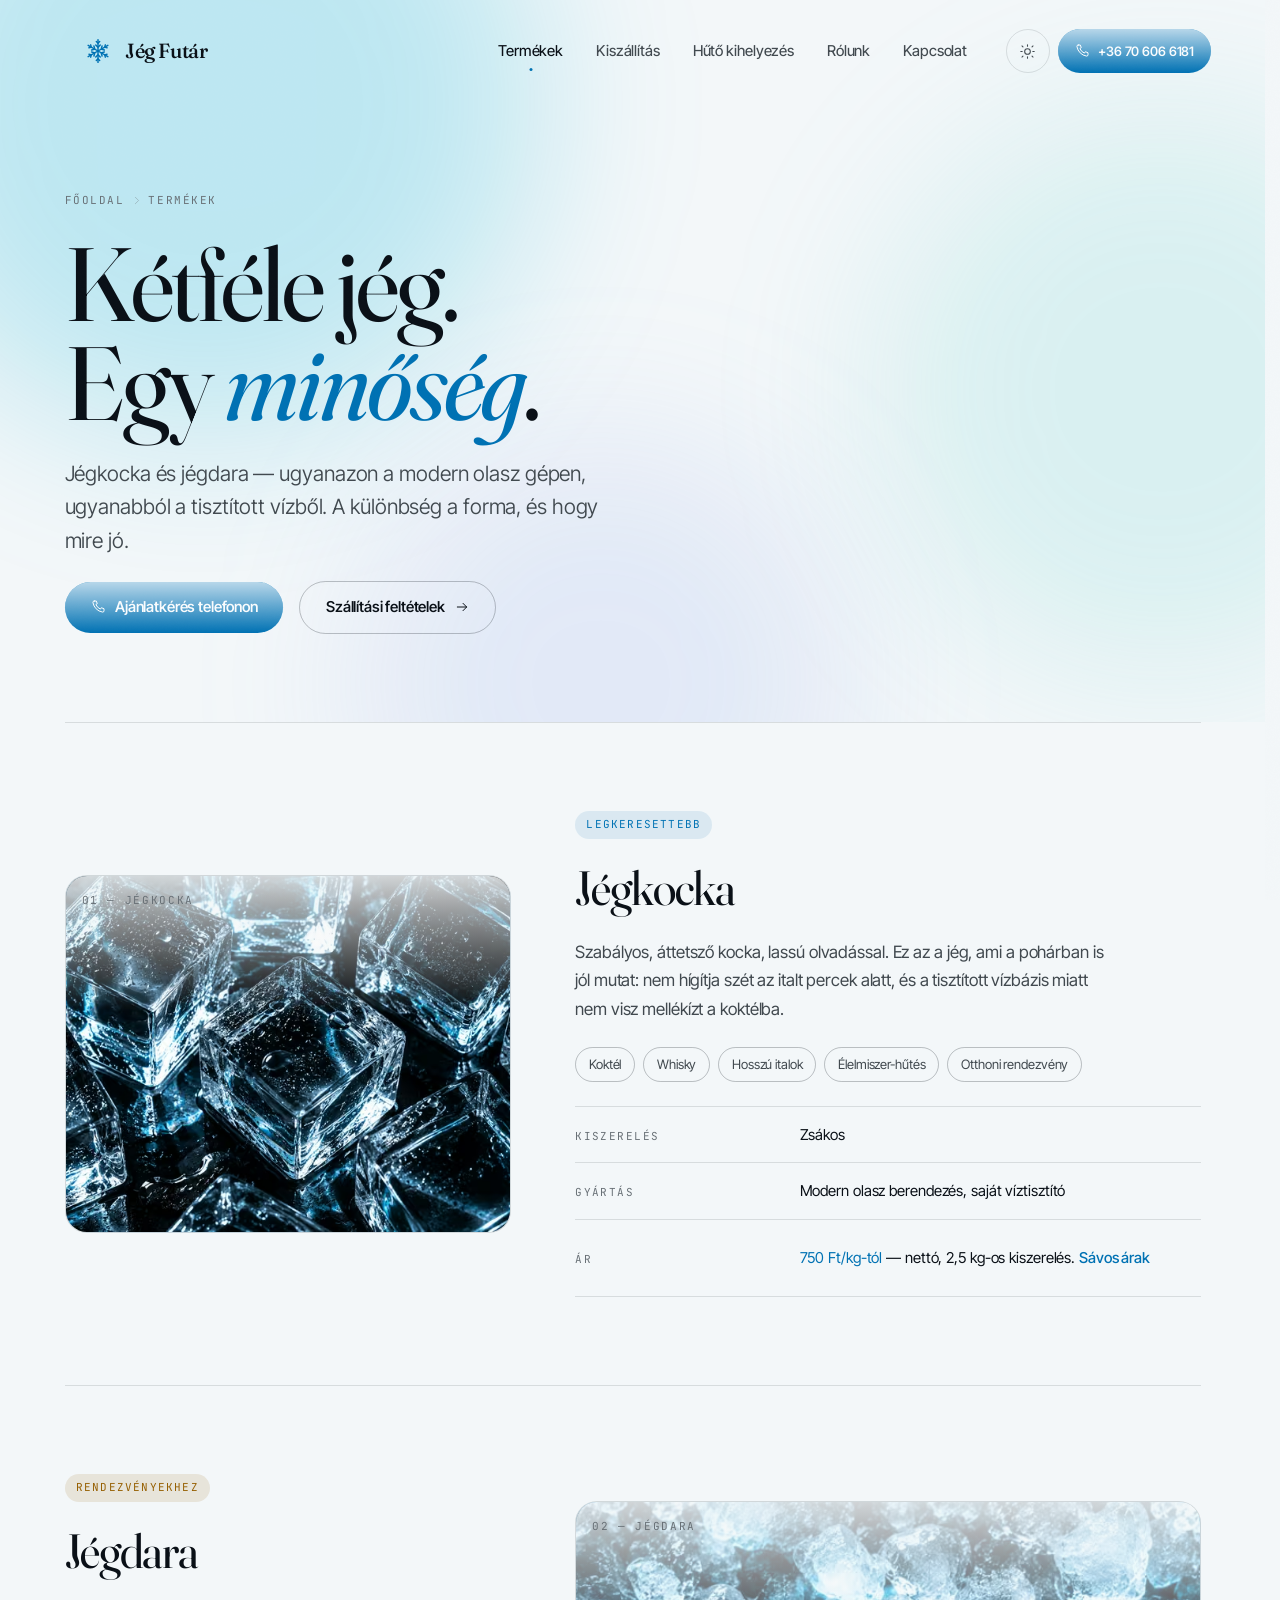
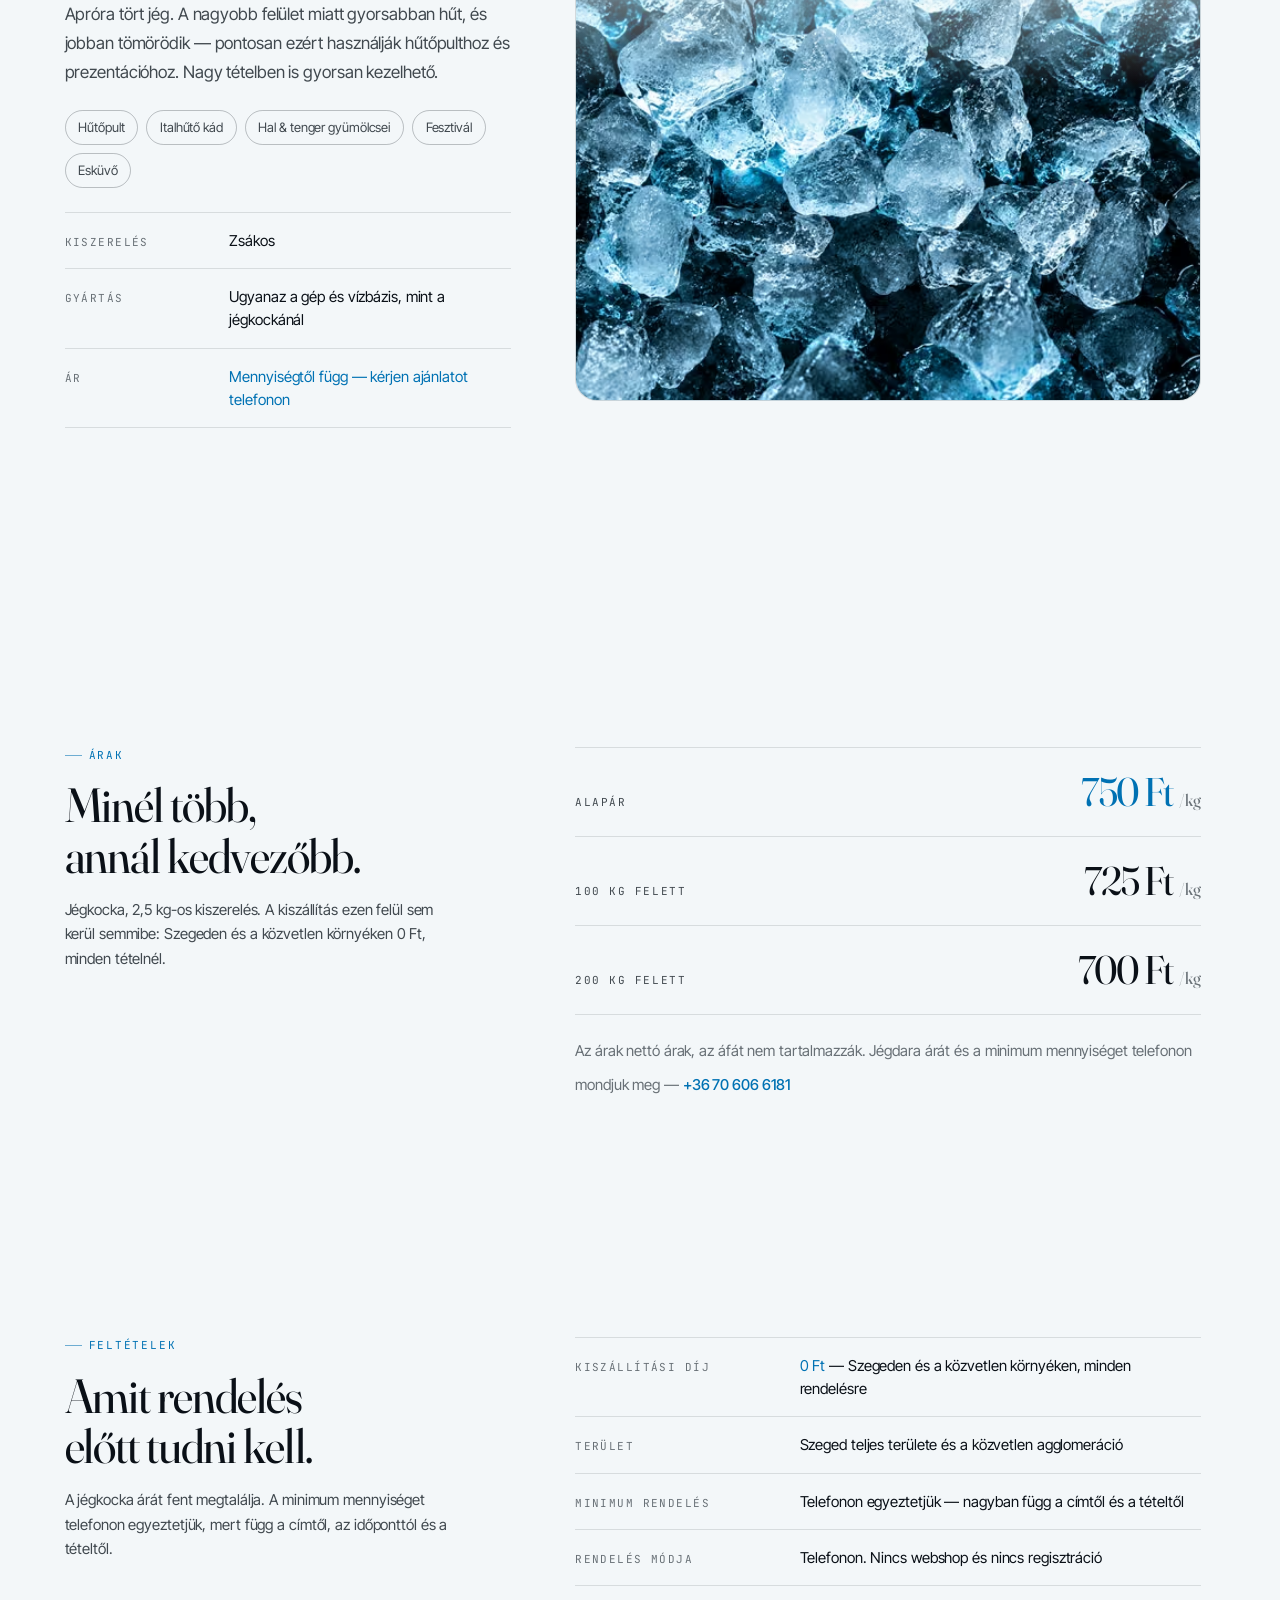
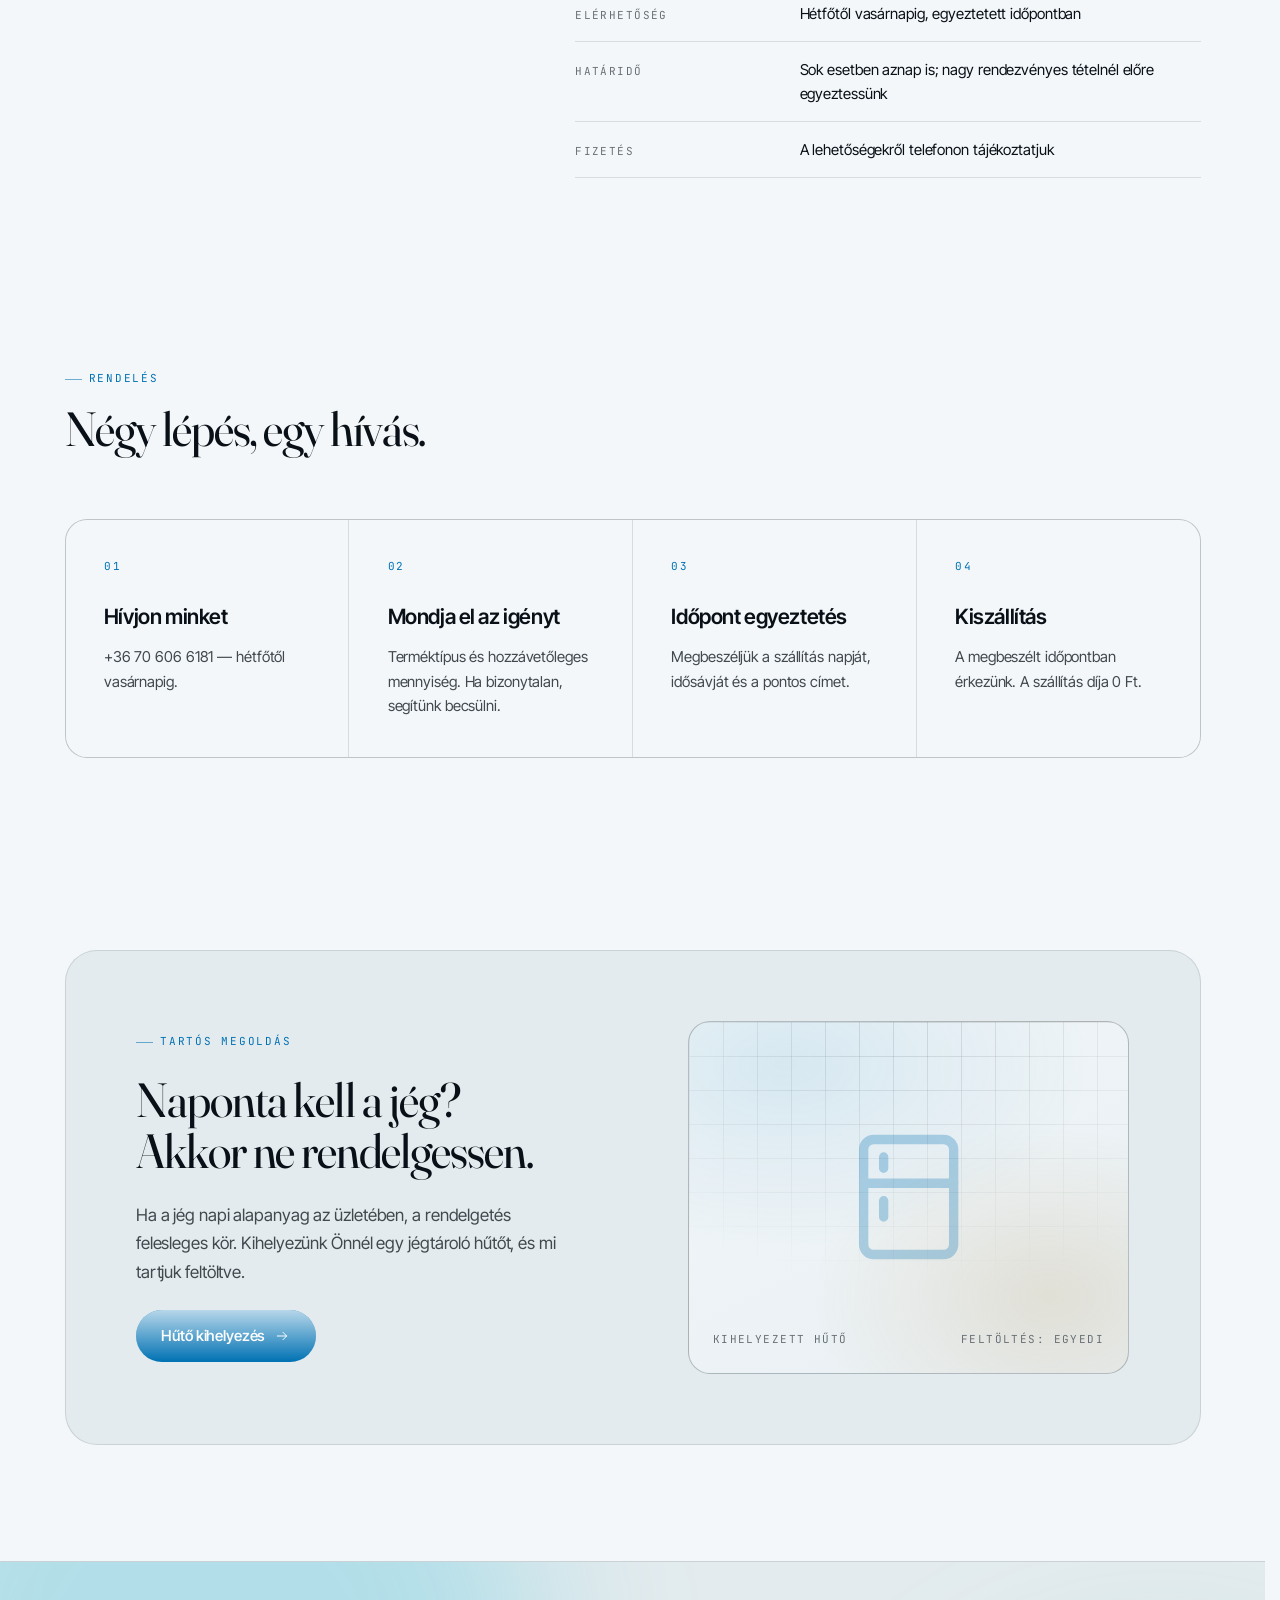
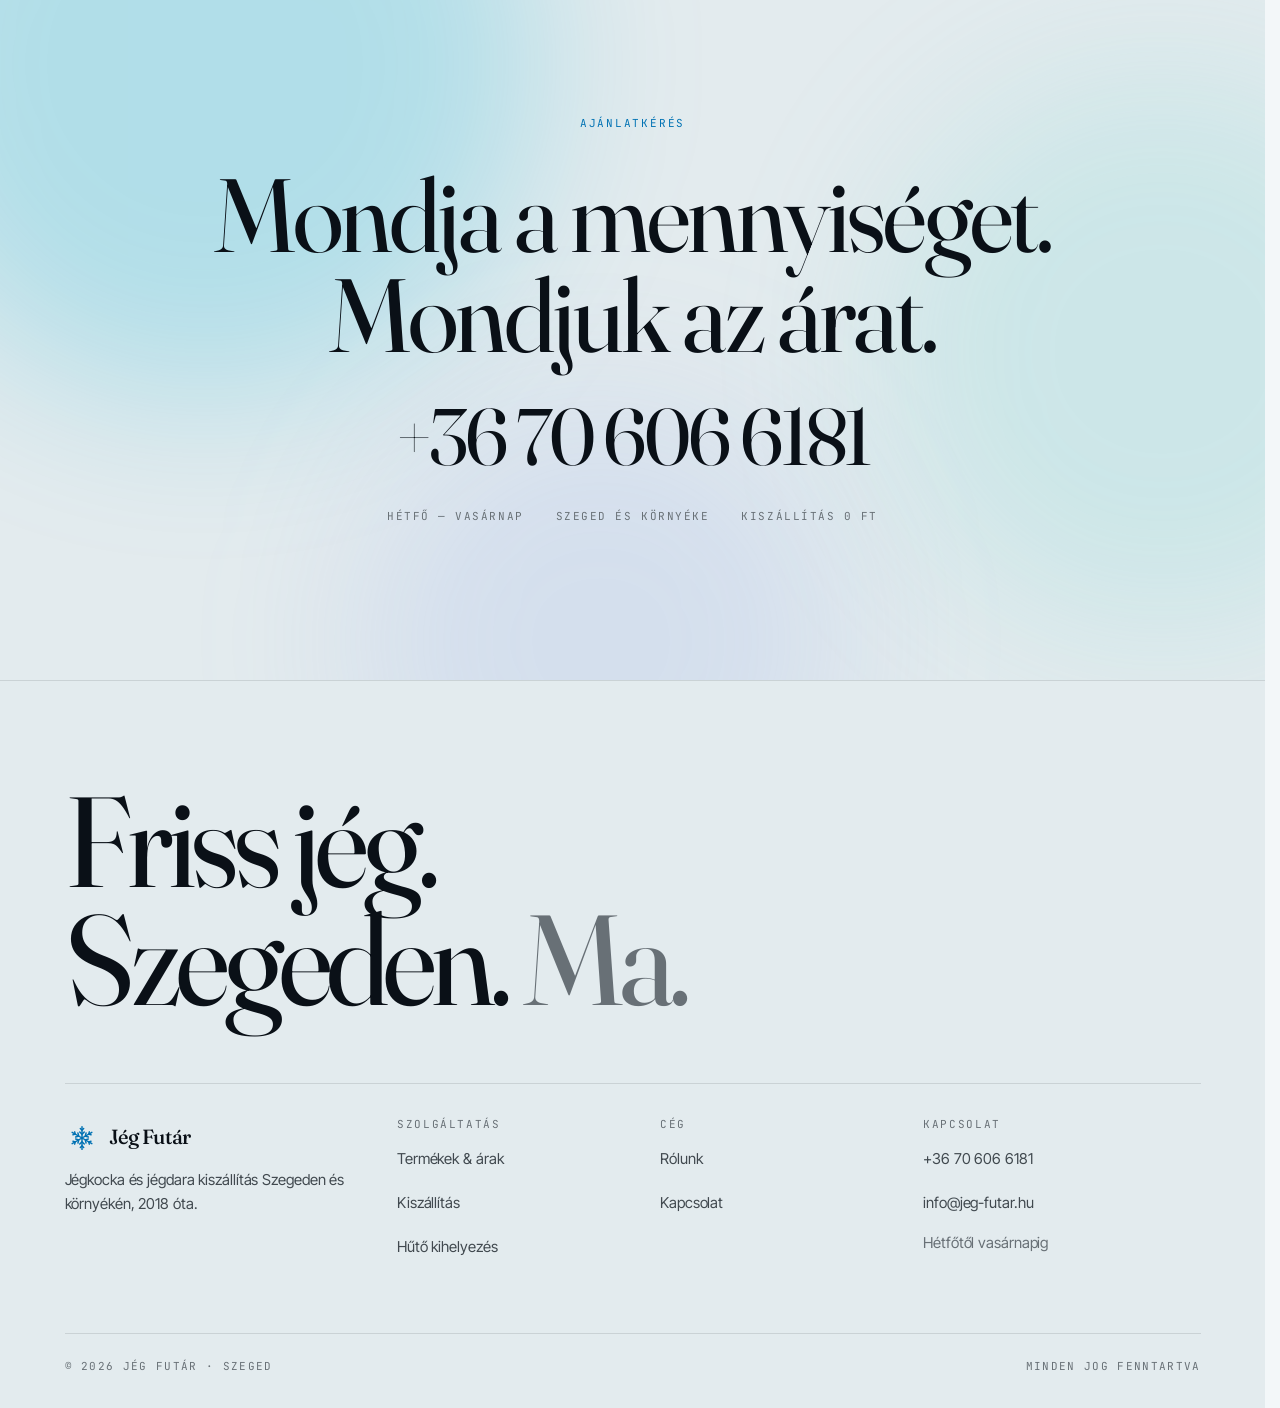
<file: redesign/termekek.html>
<!DOCTYPE html>
<html lang="hu" data-theme="dark">
<head>
<meta charset="UTF-8">
<meta name="viewport" content="width=device-width, initial-scale=1">
<title>Termékek &amp; árak — Jég Futár</title>
<meta name="description" content="Jégkocka és jégdara Szegeden. Terméktulajdonságok, felhasználás, szállítási feltételek és rendelés menete. Kiszállítás 0 Ft.">
<meta name="theme-color" content="#0b0f16">
<link rel="canonical" href="https://jeg-futar.hu/termekek.html">

<meta property="og:type" content="website">
<meta property="og:locale" content="hu_HU">
<meta property="og:site_name" content="Jég Futár">
<meta property="og:url" content="https://jeg-futar.hu/termekek.html">
<meta property="og:title" content="Termékek — Jég Futár">
<meta property="og:description" content="Jégkocka és jégdara Szegeden. Terméktulajdonságok, felhasználás és a rendelés menete. Kiszállítás 0 Ft.">
<meta property="og:image" content="https://jeg-futar.hu/assets/img/og-jeg-futar.jpg">
<meta property="og:image:width" content="1200">
<meta property="og:image:height" content="628">
<meta property="og:image:alt" content="Kristálytiszta jégkockák sötét, nedves felületen">

<meta name="twitter:card" content="summary_large_image">
<meta name="twitter:title" content="Termékek — Jég Futár">
<meta name="twitter:description" content="Jégkocka és jégdara Szegeden. Terméktulajdonságok, felhasználás és a rendelés menete. Kiszállítás 0 Ft.">
<meta name="twitter:image" content="https://jeg-futar.hu/assets/img/og-jeg-futar.jpg">

<link rel="preconnect" href="https://fonts.googleapis.com">
<link rel="preconnect" href="https://fonts.gstatic.com" crossorigin>
<link href="https://fonts.googleapis.com/css2?family=Fraunces:ital,opsz,wght@0,9..144,300..700;1,9..144,300..500&family=Inter+Tight:wght@300..700&family=JetBrains+Mono:wght@300..500&display=swap" rel="stylesheet">

<script type="application/ld+json">
{
  "@context": "https://schema.org",
  "@type": "Product",
  "name": "Jégkocka",
  "description": "Kristálytiszta jégkocka, 2,5 kg-os kiszerelés. Modern olasz géppel, tisztított vízbázisról.",
  "brand": { "@type": "Brand", "name": "Jég Futár" },
  "offers": {
    "@type": "Offer",
    "priceCurrency": "HUF",
    "price": "750",
    "availability": "https://schema.org/InStock",
    "areaServed": "Szeged és környéke",
    "priceSpecification": {
      "@type": "UnitPriceSpecification",
      "priceCurrency": "HUF",
      "price": 750,
      "valueAddedTaxIncluded": false,
      "referenceQuantity": { "@type": "QuantitativeValue", "value": 1, "unitCode": "KGM" }
    }
  }
}
</script>

<link rel="stylesheet" href="assets/css/tokens.css">
<link rel="stylesheet" href="assets/css/main.css">

<script>
  (function () {
    document.documentElement.classList.add('js');
    try {
      var t = localStorage.getItem('jf-theme');
      if (t) { document.documentElement.dataset.theme = t; }
      else { document.documentElement.removeAttribute('data-theme'); }
    } catch (e) {}
  })();
</script>

<style>
  .product-detail {
    display: grid;
    grid-template-columns: minmax(0, 5fr) minmax(0, 7fr);
    gap: clamp(2rem, 5vw, 4.5rem);
    align-items: center;
    padding-block: clamp(3rem, 7vw, 5.5rem);
    border-top: 1px solid var(--line);
  }

  .product-detail--flip .product-detail__media { order: 2; }

  @media (max-width: 880px) {
    .product-detail { grid-template-columns: 1fr; }
    .product-detail--flip .product-detail__media { order: 0; }
  }

  .product-detail__media {
    position: relative;
    aspect-ratio: 5 / 4;
    border-radius: var(--r-lg);
    overflow: hidden;
    border: 1px solid var(--line);
    background:
      radial-gradient(110% 100% at 28% 12%, var(--accent-wash), transparent 62%),
      linear-gradient(158deg, var(--bg-raised-2), var(--bg-inset));
    display: grid;
    place-items: center;
    color: var(--accent);
  }

  .product-detail__media picture {
    display: block;
    width: 100%;
    height: 100%;
  }

  .product-detail__media img {
    width: 100%;
    height: 100%;
    object-fit: cover;
    display: block;
  }

  .product-detail__media::after {
    content: "";
    position: absolute;
    inset: 0 0 auto 0;
    height: 38%;
    background: linear-gradient(to bottom, var(--hero-scrim), transparent);
    pointer-events: none;
  }

  .product-detail__tag {
    position: absolute;
    z-index: 1;
    top: var(--s-4);
    left: var(--s-4);
    font-family: var(--font-mono);
    font-size: var(--t-mono);
    letter-spacing: 0.15em;
    text-transform: uppercase;
    color: var(--text-3);
  }

  .price-table { display: grid; gap: 0; }

  .price-row {
    display: flex;
    align-items: baseline;
    justify-content: space-between;
    gap: var(--s-5);
    padding: var(--s-5) 0;
    border-bottom: 1px solid var(--line);
  }

  .price-row:first-child { border-top: 1px solid var(--line); }

  .price-row__tier {
    font-family: var(--font-mono);
    font-size: var(--t-mono);
    letter-spacing: 0.14em;
    text-transform: uppercase;
    color: var(--text-2);
  }

  .price-row__value {
    font-family: var(--font-display);
    font-variation-settings: "opsz" 144;
    font-size: clamp(1.6rem, 3.4vw, 2.5rem);
    font-weight: 400;
    line-height: 1;
    letter-spacing: -0.035em;
    font-feature-settings: "tnum" 1;
    color: var(--text);
    white-space: nowrap;
  }

  .price-row--base .price-row__value { color: var(--accent); }

  .price-row__value small {
    font-family: var(--font-ui);
    font-size: 0.42em;
    font-weight: 450;
    letter-spacing: 0;
    color: var(--text-3);
    margin-left: 0.35em;
  }

  .price-note {
    margin-top: var(--s-5);
    font-size: var(--t-sm);
    color: var(--text-3);
  }

  .use-chips { display: flex; flex-wrap: wrap; gap: var(--s-2); }

  .chip {
    padding: 0.38rem 0.8rem;
    border-radius: var(--r-pill);
    border: 1px solid var(--line-strong);
    font-size: var(--t-xs);
    color: var(--text-2);
  }
</style>
</head>

<body>

<svg class="sr-only" aria-hidden="true" focusable="false" xmlns="http://www.w3.org/2000/svg">
  <defs>
    <g id="jf-arm" fill="none" stroke="currentColor" stroke-width="1.15" stroke-linecap="round" stroke-linejoin="round">
      <path d="M12 12.4V2.9"/>
      <path d="M10.65 4.45 12 5.8l1.35-1.35"/>
      <path d="M10.2 7.2 12 9l1.8-1.8"/>
    </g>
  </defs>
  <symbol id="i-crystal" viewBox="0 0 24 24">
    <use href="#jf-arm"/>
    <use href="#jf-arm" transform="rotate(60 12 12)"/>
    <use href="#jf-arm" transform="rotate(120 12 12)"/>
    <use href="#jf-arm" transform="rotate(180 12 12)"/>
    <use href="#jf-arm" transform="rotate(240 12 12)"/>
    <use href="#jf-arm" transform="rotate(300 12 12)"/>
  </symbol>
  <symbol id="i-arrow" viewBox="0 0 24 24"><path d="M5 12h14M13.5 6.5 19 12l-5.5 5.5"/></symbol>
  <symbol id="i-phone" viewBox="0 0 24 24"><path d="M6.4 3h3l1.5 4-2 1.4a12.2 12.2 0 0 0 6.7 6.7l1.4-2 4 1.5v3a2 2 0 0 1-2.2 2A17.2 17.2 0 0 1 4.4 5.2 2 2 0 0 1 6.4 3Z"/></symbol>
  <symbol id="i-check" viewBox="0 0 24 24"><path d="m4.5 12.5 5 5 10-11"/></symbol>
  <symbol id="i-spark" viewBox="0 0 24 24"><path d="m12 3 2.1 6.9L21 12l-6.9 2.1L12 21l-2.1-6.9L3 12l6.9-2.1z"/></symbol>
  <symbol id="i-sun" viewBox="0 0 24 24"><circle cx="12" cy="12" r="4"/><path d="M12 2.5v2M12 19.5v2M4.2 4.2l1.4 1.4M18.4 18.4l1.4 1.4M2.5 12h2M19.5 12h2M4.2 19.8l1.4-1.4M18.4 5.6l1.4-1.4"/></symbol>
  <symbol id="i-moon" viewBox="0 0 24 24"><path d="M20.2 14.6A8.6 8.6 0 0 1 9.4 3.8a8.6 8.6 0 1 0 10.8 10.8Z"/></symbol>
  <symbol id="i-cube" viewBox="0 0 24 24"><path d="m12 2.8 8 4.6v9.2l-8 4.6-8-4.6V7.4z"/><path d="m12 12.1 8-4.7M12 12.1v9.1M12 12.1 4 7.4"/></symbol>
  <symbol id="i-grain" viewBox="0 0 24 24"><path d="M6.4 3.6 9 5.1v3L6.4 9.6 3.8 8.1v-3zM17.2 7.2l2.6 1.5v3l-2.6 1.5-2.6-1.5v-3zM10.6 13.4l2.6 1.5v3l-2.6 1.5L8 17.9v-3z"/></symbol>
  <symbol id="i-fridge" viewBox="0 0 24 24"><rect x="4.8" y="2.8" width="14.4" height="18.4" rx="1.6"/><path d="M4.8 9.8h14.4M8 5.6v1.8M8 12.6v2.6"/></symbol>
  <symbol id="i-chev" viewBox="0 0 24 24"><path d="m9.5 5 7 7-7 7"/></symbol>
</svg>

<div class="grain" aria-hidden="true"></div>
<a href="#main" class="skip-link">Ugrás a tartalomra</a>

<header class="masthead">
  <nav class="nav" aria-label="Főmenü">
    <a href="index.html" class="brand" aria-label="Jég Futár — főoldal">
      <svg class="brand__mark" aria-hidden="true"><use href="#i-crystal"/></svg>
      <span class="brand__word">Jég&nbsp;Futár</span>
    </a>
    <ul class="nav__links" id="nav-links">
      <li><a href="termekek.html" class="nav__link" aria-current="page">Termékek</a></li>
      <li><a href="kiszallitas.html" class="nav__link">Kiszállítás</a></li>
      <li><a href="huto-kihelyezes.html" class="nav__link">Hűtő kihelyezés</a></li>
      <li><a href="rolunk.html" class="nav__link">Rólunk</a></li>
      <li><a href="kapcsolat.html" class="nav__link">Kapcsolat</a></li>
      <li class="nav__drawer-foot">
        <a href="tel:+36706066181" class="btn btn--block">
          <svg aria-hidden="true"><use href="#i-phone"/></svg>
          +36 70 606 6181
        </a>
        <button class="theme-toggle theme-toggle--drawer" type="button" data-theme-toggle>
          <svg class="ico-moon" aria-hidden="true"><use href="#i-moon"/></svg>
          <svg class="ico-sun" aria-hidden="true"><use href="#i-sun"/></svg>
          <span data-theme-label>Világos téma</span>
        </button>
      </li>
    </ul>
    <div class="nav__tail">
      <button class="theme-toggle" type="button" data-theme-toggle aria-label="Világos téma bekapcsolása">
        <svg class="ico-moon" aria-hidden="true"><use href="#i-moon"/></svg>
        <svg class="ico-sun" aria-hidden="true"><use href="#i-sun"/></svg>
      </button>
      <a href="tel:+36706066181" class="btn btn--sm nav__cta-desktop">
        <svg aria-hidden="true"><use href="#i-phone"/></svg>
        +36 70 606 6181
      </a>

      <a href="tel:+36706066181" class="nav__cta-mobile" aria-label="Hívás: +36 70 606 6181">
        <svg aria-hidden="true"><use href="#i-phone"/></svg>
      </a>
      <button class="nav__burger" type="button" data-drawer-toggle
              aria-expanded="false" aria-controls="nav-links" aria-label="Menü megnyitása">
        <span></span><span></span><span></span>
      </button>
    </div>
  </nav>
</header>

<main id="main">

  <!-- ═══ Page head ═══════════════════════════════════════════ -->
  <section class="page-head" aria-labelledby="page-title">
    <div class="aurora" aria-hidden="true">
      <div class="aurora__blob"></div>
      <div class="aurora__blob"></div>
      <div class="aurora__blob"></div>
    </div>

    <div class="shell page-head__inner">
      <nav class="crumb reveal" aria-label="Morzsamenü">
        <a href="index.html">Főoldal</a>
        <svg aria-hidden="true"><use href="#i-chev"/></svg>
        <span aria-current="page">Termékek</span>
      </nav>

      <h1 class="display-xl page-head__title reveal-lines" id="page-title">
        <span class="line"><span>Kétféle jég.</span></span>
        <span class="line"><span>Egy <em>minőség</em>.</span></span>
      </h1>

      <p class="lede page-head__lede reveal" style="--delay:280ms">
        Jégkocka és jégdara — ugyanazon a modern olasz gépen, ugyanabból a
        tisztított vízből. A különbség a forma, és hogy mire jó.
      </p>

      <div class="cluster reveal" style="--delay:360ms">
        <a href="tel:+36706066181" class="btn" data-magnetic="0.2">
          <svg aria-hidden="true"><use href="#i-phone"/></svg>
          Ajánlatkérés telefonon
        </a>
        <a href="#feltetelek" class="btn btn--ghost">
          Szállítási feltételek
          <svg aria-hidden="true"><use href="#i-arrow"/></svg>
        </a>
      </div>
    </div>
  </section>

  <!-- ═══ Product detail: jégkocka ════════════════════════════ -->
  <section class="section section--flush-top" aria-labelledby="cube-title">
    <div class="shell">

      <article class="product-detail reveal">
        <div class="product-detail__media">
          <span class="product-detail__tag">01 — Jégkocka</span>
          <picture>
            <source type="image/avif"
                    srcset="assets/img/ice-cubes-800.avif 800w, assets/img/ice-cubes-1400.avif 1400w"
                    sizes="(max-width: 880px) 92vw, 46vw">
            <img src="assets/img/ice-cubes-800.webp"
                 srcset="assets/img/ice-cubes-800.webp 800w, assets/img/ice-cubes-1400.webp 1400w"
                 sizes="(max-width: 880px) 92vw, 46vw"
                 alt="Kristálytiszta jégkockák közelről, nedves sötét felületen"
                 width="1400" height="788" loading="lazy" decoding="async">
          </picture>
        </div>

        <div class="stack stack-5">
          <div class="cluster">
            <span class="badge">Legkeresettebb</span>
          </div>

          <h2 class="display" id="cube-title">Jégkocka</h2>

          <p class="body max-54">
            Szabályos, áttetsző kocka, lassú olvadással. Ez az a jég, ami a pohárban
            is jól mutat: nem hígítja szét az italt percek alatt, és a tisztított
            vízbázis miatt nem visz mellékízt a koktélba.
          </p>

          <div class="use-chips">
            <span class="chip">Koktél</span>
            <span class="chip">Whisky</span>
            <span class="chip">Hosszú italok</span>
            <span class="chip">Élelmiszer-hűtés</span>
            <span class="chip">Otthoni rendezvény</span>
          </div>

          <div class="spec-list">
            <div class="spec-list__row">
              <span class="spec-list__key">Kiszerelés</span>
              <span class="spec-list__val">Zsákos</span>
            </div>
            <div class="spec-list__row">
              <span class="spec-list__key">Gyártás</span>
              <span class="spec-list__val">Modern olasz berendezés, saját víztisztító</span>
            </div>
            <div class="spec-list__row">
              <span class="spec-list__key">Ár</span>
              <span class="spec-list__val"><em>750 Ft/kg-tól</em> — nettó, 2,5 kg-os kiszerelés. <a href="#arak" class="arrow-link">Sávos árak</a></span>
            </div>
          </div>
        </div>
      </article>

      <article class="product-detail product-detail--flip reveal" aria-labelledby="grain-title">
        <div class="product-detail__media">
          <span class="product-detail__tag">02 — Jégdara</span>
          <picture>
            <source type="image/avif"
                    srcset="assets/img/ice-nugget-800.avif 800w, assets/img/ice-nugget-1400.avif 1400w"
                    sizes="(max-width: 880px) 92vw, 46vw">
            <img src="assets/img/ice-nugget-800.webp"
                 srcset="assets/img/ice-nugget-800.webp 800w, assets/img/ice-nugget-1400.webp 1400w"
                 sizes="(max-width: 880px) 92vw, 46vw"
                 alt="Jégdara közelről — apró, áttetsző jégszemcsék"
                 width="1400" height="788" loading="lazy" decoding="async">
          </picture>
        </div>

        <div class="stack stack-5">
          <div class="cluster">
            <span class="badge badge--brass">Rendezvényekhez</span>
          </div>

          <h2 class="display" id="grain-title">Jégdara</h2>

          <p class="body max-54">
            Apróra tört jég. A nagyobb felület miatt gyorsabban hűt, és jobban
            tömörödik — pontosan ezért használják hűtőpulthoz és prezentációhoz.
            Nagy tételben is gyorsan kezelhető.
          </p>

          <div class="use-chips">
            <span class="chip">Hűtőpult</span>
            <span class="chip">Italhűtő kád</span>
            <span class="chip">Hal &amp; tenger gyümölcsei</span>
            <span class="chip">Fesztivál</span>
            <span class="chip">Esküvő</span>
          </div>

          <div class="spec-list">
            <div class="spec-list__row">
              <span class="spec-list__key">Kiszerelés</span>
              <span class="spec-list__val">Zsákos</span>
            </div>
            <div class="spec-list__row">
              <span class="spec-list__key">Gyártás</span>
              <span class="spec-list__val">Ugyanaz a gép és vízbázis, mint a jégkockánál</span>
            </div>
            <div class="spec-list__row">
              <span class="spec-list__key">Ár</span>
              <span class="spec-list__val"><em>Mennyiségtől függ — kérjen ajánlatot telefonon</em></span>
            </div>
          </div>
        </div>
      </article>

    </div>
  </section>

  <!-- ═══ Árak ════════════════════════════════════════════════ -->
  <section class="section" id="arak" aria-labelledby="price-title">
    <div class="shell split-5-7">
      <div class="stack stack-4 sticky-aside">
        <p class="eyebrow reveal">Árak</p>
        <h2 class="display reveal" id="price-title">Minél több,<br>annál kedvezőbb.</h2>
        <p class="body-sm reveal max-44" style="--delay:120ms">
          Jégkocka, 2,5 kg-os kiszerelés. A kiszállítás ezen felül sem kerül
          semmibe: Szegeden és a közvetlen környéken 0 Ft, minden tételnél.
        </p>
      </div>

      <div class="reveal">
        <div class="price-table">
          <div class="price-row price-row--base">
            <span class="price-row__tier">Alapár</span>
            <span class="price-row__value">750 Ft<small>/kg</small></span>
          </div>
          <div class="price-row">
            <span class="price-row__tier">100 kg felett</span>
            <span class="price-row__value">725 Ft<small>/kg</small></span>
          </div>
          <div class="price-row">
            <span class="price-row__tier">200 kg felett</span>
            <span class="price-row__value">700 Ft<small>/kg</small></span>
          </div>
        </div>

        <p class="price-note">
          Az árak nettó árak, az áfát nem tartalmazzák. Jégdara árát és a
          minimum mennyiséget telefonon mondjuk meg —
          <a href="tel:+36706066181" class="arrow-link">+36 70 606 6181</a>
        </p>
      </div>
    </div>
  </section>

  <!-- ═══ Feltételek ══════════════════════════════════════════ -->
  <section class="section" id="feltetelek" aria-labelledby="terms-title">
    <div class="shell split-5-7">
      <div class="stack stack-4 sticky-aside">
        <p class="eyebrow reveal">Feltételek</p>
        <h2 class="display reveal" id="terms-title">Amit rendelés<br>előtt tudni kell.</h2>
        <p class="body-sm reveal max-44" style="--delay:120ms">
          A jégkocka árát fent megtalálja. A minimum mennyiséget telefonon
          egyeztetjük, mert függ a címtől, az időponttól és a tételtől.
        </p>
      </div>

      <div class="spec-list reveal">
        <div class="spec-list__row">
          <span class="spec-list__key">Kiszállítási díj</span>
          <span class="spec-list__val"><em>0 Ft</em> — Szegeden és a közvetlen környéken, minden rendelésre</span>
        </div>
        <div class="spec-list__row">
          <span class="spec-list__key">Terület</span>
          <span class="spec-list__val">Szeged teljes területe és a közvetlen agglomeráció</span>
        </div>
        <div class="spec-list__row">
          <span class="spec-list__key">Minimum rendelés</span>
          <span class="spec-list__val">Telefonon egyeztetjük — nagyban függ a címtől és a tételtől</span>
        </div>
        <div class="spec-list__row">
          <span class="spec-list__key">Rendelés módja</span>
          <span class="spec-list__val">Telefonon. Nincs webshop és nincs regisztráció</span>
        </div>
        <div class="spec-list__row">
          <span class="spec-list__key">Elérhetőség</span>
          <span class="spec-list__val">Hétfőtől vasárnapig, egyeztetett időpontban</span>
        </div>
        <div class="spec-list__row">
          <span class="spec-list__key">Határidő</span>
          <span class="spec-list__val">Sok esetben aznap is; nagy rendezvényes tételnél előre egyeztessünk</span>
        </div>
        <div class="spec-list__row">
          <span class="spec-list__key">Fizetés</span>
          <span class="spec-list__val">A lehetőségekről telefonon tájékoztatjuk</span>
        </div>
      </div>
    </div>
  </section>

  <!-- ═══ Rendelés menete ═════════════════════════════════════ -->
  <section class="section section--tight" aria-labelledby="order-title">
    <div class="shell">
      <div class="section-head">
        <p class="eyebrow reveal">Rendelés</p>
        <h2 class="display reveal" id="order-title">Négy lépés, egy hívás.</h2>
      </div>

      <div class="steps reveal">
        <div class="step">
          <span class="step__num">01</span>
          <h3 class="step__title">Hívjon minket</h3>
          <p class="step__body">+36 70 606 6181 — hétfőtől vasárnapig.</p>
        </div>
        <div class="step">
          <span class="step__num">02</span>
          <h3 class="step__title">Mondja el az igényt</h3>
          <p class="step__body">Terméktípus és hozzávetőleges mennyiség. Ha bizonytalan, segítünk becsülni.</p>
        </div>
        <div class="step">
          <span class="step__num">03</span>
          <h3 class="step__title">Időpont egyeztetés</h3>
          <p class="step__body">Megbeszéljük a szállítás napját, idősávját és a pontos címet.</p>
        </div>
        <div class="step">
          <span class="step__num">04</span>
          <h3 class="step__title">Kiszállítás</h3>
          <p class="step__body">A megbeszélt időpontban érkezünk. A szállítás díja 0 Ft.</p>
        </div>
      </div>
    </div>
  </section>

  <!-- ═══ Cross-sell ══════════════════════════════════════════ -->
  <section class="section" aria-labelledby="cross-title">
    <div class="shell">
      <div class="panel reveal">
        <div class="panel__inner panel__split">
          <div class="stack stack-5">
            <p class="eyebrow">Tartós megoldás</p>
            <h2 class="display" id="cross-title">Naponta kell a jég?<br>Akkor ne rendelgessen.</h2>
            <p class="body max-44">
              Ha a jég napi alapanyag az üzletében, a rendelgetés felesleges kör.
              Kihelyezünk Önnél egy jégtároló hűtőt, és mi tartjuk feltöltve.
            </p>
            <div class="cluster">
              <a href="huto-kihelyezes.html" class="btn">
                Hűtő kihelyezés
                <svg aria-hidden="true"><use href="#i-arrow"/></svg>
              </a>
            </div>
          </div>

          <div class="frost-plate" role="img" aria-label="Kihelyezett jégtároló hűtő — illusztráció">
            <div class="frost-plate__mark" aria-hidden="true">
              <svg><use href="#i-fridge"/></svg>
            </div>
            <div class="frost-plate__caption">
              <span>Kihelyezett hűtő</span>
              <span>Feltöltés: egyedi</span>
            </div>
          </div>
        </div>
      </div>
    </div>
  </section>

  <!-- ═══ Closer ══════════════════════════════════════════════ -->
  <section class="closer" aria-labelledby="closer-title">
    <div class="aurora" aria-hidden="true">
      <div class="aurora__blob"></div>
      <div class="aurora__blob"></div>
      <div class="aurora__blob"></div>
    </div>
    <div class="shell closer__inner">
      <p class="eyebrow eyebrow--plain reveal">Ajánlatkérés</p>
      <h2 class="display-xl reveal" id="closer-title" style="--delay:80ms">Mondja a mennyiséget.<br>Mondjuk az árat.</h2>
      <a href="tel:+36706066181" class="phone-display reveal" style="--delay:160ms" data-magnetic="0.12">+36 70 606 6181</a>
      <div class="closer__meta reveal" style="--delay:240ms">
        <span>Hétfő — Vasárnap</span>
        <span>Szeged és környéke</span>
        <span>Kiszállítás 0 Ft</span>
      </div>
    </div>
  </section>

</main>

<footer class="footer">
  <div class="shell">
    <p class="footer__statement reveal-lines">
      <span class="line"><span>Friss jég.</span></span>
      <span class="line"><span>Szegeden. <span>Ma.</span></span></span>
    </p>

    <div class="footer__grid">
      <div class="footer__col">
        <a href="index.html" class="brand" aria-label="Jég Futár — főoldal">
          <svg class="brand__mark" aria-hidden="true"><use href="#i-crystal"/></svg>
          <span class="brand__word">Jég&nbsp;Futár</span>
        </a>
        <p class="body-sm max-44" style="margin-top:.5rem">
          Jégkocka és jégdara kiszállítás Szegeden és környékén, 2018 óta.
        </p>
      </div>
      <nav class="footer__col" aria-label="Szolgáltatások">
        <p class="footer__title">Szolgáltatás</p>
        <a href="termekek.html" class="footer__link">Termékek &amp; árak</a>
        <a href="kiszallitas.html" class="footer__link">Kiszállítás</a>
        <a href="huto-kihelyezes.html" class="footer__link">Hűtő kihelyezés</a>
      </nav>
      <nav class="footer__col" aria-label="Cég">
        <p class="footer__title">Cég</p>
        <a href="rolunk.html" class="footer__link">Rólunk</a>
        <a href="kapcsolat.html" class="footer__link">Kapcsolat</a>
      </nav>
      <div class="footer__col">
        <p class="footer__title">Kapcsolat</p>
        <a href="tel:+36706066181" class="footer__link">+36 70 606 6181</a>
        <a href="mailto:info@jeg-futar.hu" class="footer__link">info@jeg-futar.hu</a>
        <p class="body-sm text-muted" style="margin-top:.35rem">Hétfőtől vasárnapig</p>
      </div>
    </div>

    <div class="footer__bar">
      <span>© 2026 Jég Futár · Szeged</span>
      <span>Minden jog fenntartva</span>
    </div>
  </div>
</footer>

<script src="assets/js/main.js" defer></script>
</body>
</html>
</file>
<file: tokens.css>
/* Hallmark · genre: modern-minimal · macrostructure: Stat-Led (homepage) · tone: friss-prémium · anchor hue: cool 228°
 * theme: custom — jég-prémium (vibe: "kristálytiszta · megbízható · hideg frissesség · helyi minőség")
 * paper oklch(97% 0.006 220) · accent oklch(52% 0.22 228) cool-blue
 * display: Geist 800 · body: Geist 400 · wordmark: Fraunces
 * paper-band: light · display-style: geometric-sans · accent-hue: cool
 * design-system: design.md · designed-as-app
 */

:root {
  /* — Colour — */
  --color-paper:      oklch(97% 0.006 220);
  --color-paper-2:    oklch(93% 0.010 215);
  --color-paper-dark: oklch(14% 0.018 235);
  --color-ink:        oklch(12% 0.015 235);
  --color-ink-2:      oklch(42% 0.010 228);
  --color-rule:       oklch(87% 0.009 218);
  --color-muted:      oklch(68% 0.008 222);
  --color-accent:     oklch(52% 0.22 228);
  --color-accent-2:   oklch(62% 0.18 228);
  --color-accent-ink: oklch(98% 0.003 220);
  --color-accent-hover: oklch(44% 0.24 228);
  --color-focus:      oklch(60% 0.25 258);

  /* — Typography — */
  --font-display:  "Geist", ui-sans-serif, system-ui, sans-serif;
  --font-body:     "Geist", ui-sans-serif, system-ui, sans-serif;
  --font-wordmark: "Fraunces", Georgia, serif;

  /* — Text scale (major third 1.25) — */
  --text-xs:        0.64rem;
  --text-sm:        0.8rem;
  --text-base:      1rem;
  --text-md:        1.25rem;
  --text-lg:        1.5625rem;
  --text-xl:        1.9531rem;
  --text-2xl:       2.4414rem;
  --text-3xl:       3.0518rem;
  --text-4xl:       3.8147rem;
  --text-display-s: clamp(2.25rem, 4vw + 0.5rem, 3.5rem);
  --text-display:   clamp(2.75rem, 5vw + 1rem, 5.25rem);

  /* — Spacing (4pt scale) — */
  --space-3xs: 0.125rem;
  --space-2xs: 0.25rem;
  --space-xs:  0.5rem;
  --space-sm:  0.75rem;
  --space-md:  1rem;
  --space-lg:  1.5rem;
  --space-xl:  2.5rem;
  --space-2xl: 4rem;
  --space-3xl: 6rem;
  --space-4xl: 9rem;

  /* — Radii — */
  --radius-sm:   4px;
  --radius-md:   8px;
  --radius-lg:   16px;
  --radius-card: 12px;
  --radius-pill: 999px;

  /* — Motion — */
  --ease-out:    cubic-bezier(0.16, 1, 0.3, 1);
  --ease-in:     cubic-bezier(0.7,  0, 0.84, 0);
  --ease-in-out: cubic-bezier(0.65, 0, 0.35, 1);
  --dur-micro:   120ms;
  --dur-short:   220ms;
  --dur-long:    420ms;

  /* — Z-index — */
  --z-base:     1;
  --z-raised:   10;
  --z-dropdown: 100;
  --z-sticky:   200;
  --z-modal:    400;
  --z-toast:    500;
  --z-tooltip:  600;
}
</file>
<file: style.css>
/* Hallmark · genre: modern-minimal · design-system: design.md · designed-as-app
 * Shared component styles — nav, footer, buttons, typography, utilities
 */

/* ─── Reset ─────────────────────────────────────────────────── */
*, *::before, *::after { box-sizing: border-box; }

html {
  overflow-x: clip;
  scroll-behavior: smooth;
}
body {
  overflow-x: clip;
  margin: 0;
  background: var(--color-paper);
  color: var(--color-ink);
  font-family: var(--font-body);
  font-size: var(--text-base);
  font-weight: 400;
  line-height: 1.6;
  -webkit-font-smoothing: antialiased;
  -moz-osx-font-smoothing: grayscale;
}
h1, h2, h3, h4, h5, h6 {
  font-family: var(--font-display);
  font-weight: 800;
  line-height: 1.1;
  letter-spacing: -0.03em;
  margin: 0;
  color: var(--color-ink);
}
p { margin: 0; }
a { color: inherit; }
img, video, svg { display: block; max-width: 100%; }
ul, ol { margin: 0; padding: 0; }
li { list-style: none; }
button { font-family: inherit; }
hr { border: none; }

/* ─── Skip link ──────────────────────────────────────────────── */
.skip-link {
  position: absolute;
  top: -100%;
  left: var(--space-md);
  background: var(--color-accent);
  color: var(--color-accent-ink);
  padding: var(--space-xs) var(--space-md);
  border-radius: 0 0 var(--radius-md) var(--radius-md);
  font-size: var(--text-sm);
  font-weight: 600;
  text-decoration: none;
  z-index: var(--z-tooltip);
  transition: top var(--dur-micro) var(--ease-out);
}
.skip-link:focus { top: 0; }

/* ─── Container ──────────────────────────────────────────────── */
.container {
  max-width: 900px;
  margin-inline: auto;
  padding-inline: clamp(1rem, 4vw, 1.5rem);
}
.container--wide {
  max-width: 1100px;
  margin-inline: auto;
  padding-inline: clamp(1rem, 4vw, 1.5rem);
}

/* ─── Nav — N5 Floating pill ─────────────────────────────────── */
.site-header {
  position: fixed;
  top: var(--space-md);
  left: 50%;
  transform: translateX(-50%);
  width: calc(100% - var(--space-2xl));
  max-width: 920px;
  z-index: var(--z-sticky);
}
.nav {
  background: oklch(97% 0.006 220 / 0.92);
  backdrop-filter: blur(20px) saturate(180%);
  -webkit-backdrop-filter: blur(20px) saturate(180%);
  border: 1px solid var(--color-rule);
  border-radius: var(--radius-pill);
  box-shadow: 0 2px 20px oklch(20% 0.015 235 / 0.08);
  position: relative;
}
.nav.nav--scrolled {
  box-shadow: 0 8px 48px oklch(20% 0.015 235 / 0.16);
  border-color: oklch(87% 0.009 218 / 0.7);
}
.nav__inner {
  display: flex;
  align-items: center;
  gap: var(--space-lg);
  padding: var(--space-sm) var(--space-md) var(--space-sm) var(--space-lg);
}
.nav__wordmark {
  font-family: var(--font-wordmark);
  font-size: var(--text-md);
  font-weight: 600;
  color: var(--color-ink);
  text-decoration: none;
  letter-spacing: -0.01em;
  flex-shrink: 0;
  white-space: nowrap;
}
.nav__wordmark:focus-visible {
  outline: 2px solid var(--color-focus);
  outline-offset: 3px;
  border-radius: var(--radius-sm);
}
.nav__links {
  display: flex;
  align-items: center;
  gap: var(--space-md);
  margin-left: auto;
}
.nav__link {
  font-size: var(--text-sm);
  font-weight: 500;
  color: var(--color-ink-2);
  text-decoration: none;
  letter-spacing: 0.005em;
  white-space: nowrap;
  transition: color var(--dur-micro) var(--ease-out);
  padding: var(--space-2xs) 0;
}
.nav__link:hover { color: var(--color-ink); }
.nav__link[aria-current="page"] { color: var(--color-ink); }
.nav__link:focus-visible {
  outline: 2px solid var(--color-focus);
  outline-offset: 3px;
  border-radius: 3px;
}
.nav__cta {
  position: relative;
  display: inline-flex;
  align-items: center;
  font-size: var(--text-sm);
  font-weight: 700;
  color: #fff;
  background: var(--color-accent);
  text-decoration: none;
  padding: var(--space-xs) var(--space-md);
  border-radius: var(--radius-pill);
  border: 1px solid transparent;
  white-space: nowrap;
  flex-shrink: 0;
  transition:
    background-color 200ms ease,
    border-color 200ms ease,
    transform var(--dur-micro) var(--ease-out);
}
.nav__cta::before {
  content: '';
  position: absolute;
  top: 0; left: 12.5%;
  width: 75%; height: 1px;
  background: linear-gradient(to right, transparent, var(--color-accent), transparent);
  opacity: 0;
  transition: opacity 500ms ease-in-out;
}
.nav__cta::after {
  content: '';
  position: absolute;
  bottom: -1px; left: 12.5%;
  width: 75%; height: 1px;
  background: linear-gradient(to right, transparent, var(--color-accent), transparent);
  opacity: 0;
  transition: opacity 500ms ease-in-out;
}
.nav__cta:hover {
  background: var(--color-accent-hover);
  border-color: rgba(0,0,0,0.2);
  transform: translateY(-1px);
}
.nav__cta:hover::before { opacity: 1; }
.nav__cta:hover::after  { opacity: 0.3; }
.nav__cta:active { transform: translateY(0); }
.nav__cta:focus-visible {
  outline: 2px solid var(--color-focus);
  outline-offset: 3px;
}
.nav__toggle {
  display: none;
  align-items: center;
  justify-content: center;
  background: none;
  border: none;
  cursor: pointer;
  color: var(--color-ink);
  padding: var(--space-xs);
  border-radius: var(--radius-sm);
  margin-left: auto;
  flex-shrink: 0;
  transition: color var(--dur-micro) var(--ease-out);
}
.nav__toggle:focus-visible {
  outline: 2px solid var(--color-focus);
  outline-offset: 3px;
}

/* ─── Buttons ────────────────────────────────────────────────── */
.btn-primary {
  position: relative;
  display: inline-flex;
  align-items: center;
  gap: var(--space-xs);
  font-family: var(--font-body);
  font-size: var(--text-sm);
  font-weight: 700;
  color: #fff;
  background: var(--color-accent);
  text-decoration: none;
  padding: var(--space-sm) var(--space-xl);
  border-radius: var(--radius-pill);
  border: 1px solid transparent;
  cursor: pointer;
  white-space: nowrap;
  letter-spacing: 0;
  transition:
    background-color 200ms ease,
    border-color 200ms ease,
    transform var(--dur-micro) var(--ease-out);
}
.btn-primary::before {
  content: '';
  position: absolute;
  top: 0; left: 12.5%;
  width: 75%; height: 1px;
  background: linear-gradient(to right, transparent, var(--color-accent), transparent);
  opacity: 0;
  transition: opacity 500ms ease-in-out;
}
.btn-primary::after {
  content: '';
  position: absolute;
  bottom: -1px; left: 12.5%;
  width: 75%; height: 1px;
  background: linear-gradient(to right, transparent, var(--color-accent), transparent);
  opacity: 0;
  transition: opacity 500ms ease-in-out;
}
.btn-primary:hover {
  background: var(--color-accent-hover);
  border-color: rgba(0,0,0,0.2);
  transform: translateY(-1px);
}
.btn-primary:hover::before { opacity: 1; }
.btn-primary:hover::after  { opacity: 0.3; }
.btn-primary:active { transform: translateY(0); }
.btn-primary:focus-visible {
  outline: 2px solid var(--color-focus);
  outline-offset: 3px;
}
.btn-primary:disabled { opacity: 0.5; cursor: not-allowed; transform: none; }

.btn-secondary {
  position: relative;
  display: inline-flex;
  align-items: center;
  gap: var(--space-xs);
  font-family: var(--font-body);
  font-size: var(--text-sm);
  font-weight: 600;
  color: var(--color-ink);
  background: oklch(52% 0.22 228 / 0.05);
  text-decoration: none;
  padding: var(--space-sm) var(--space-xl);
  border-radius: var(--radius-pill);
  border: 1px solid oklch(52% 0.22 228 / 0.2);
  cursor: pointer;
  white-space: nowrap;
  transition:
    background-color 200ms ease,
    border-color 200ms ease,
    transform var(--dur-micro) var(--ease-out);
}
.btn-secondary::before {
  content: '';
  position: absolute;
  top: 0; left: 12.5%;
  width: 75%; height: 1px;
  background: linear-gradient(to right, transparent, var(--color-accent), transparent);
  opacity: 0;
  transition: opacity 500ms ease-in-out;
}
.btn-secondary::after {
  content: '';
  position: absolute;
  bottom: -1px; left: 12.5%;
  width: 75%; height: 1px;
  background: linear-gradient(to right, transparent, var(--color-accent), transparent);
  opacity: 0;
  transition: opacity 500ms ease-in-out;
}
.btn-secondary:hover {
  background: transparent;
  border-color: oklch(52% 0.22 228 / 0.4);
  transform: translateY(-1px);
}
.btn-secondary:hover::before { opacity: 1; }
.btn-secondary:hover::after  { opacity: 0.3; }
.btn-secondary:focus-visible {
  outline: 2px solid var(--color-focus);
  outline-offset: 3px;
}

.link-arrow {
  display: inline-flex;
  align-items: center;
  gap: var(--space-xs);
  font-size: var(--text-sm);
  font-weight: 600;
  color: var(--color-accent);
  text-decoration: none;
  position: relative;
  padding-bottom: 1px;
  transition: gap var(--dur-short) var(--ease-out);
}
.link-arrow::after {
  content: '';
  position: absolute;
  bottom: 0; left: 0;
  width: 100%; height: 1px;
  background: var(--color-accent);
  transform: scaleX(0);
  transform-origin: left center;
  transition: transform var(--dur-short) cubic-bezier(0.22, 1, 0.36, 1);
}
.link-arrow:hover { gap: var(--space-sm); }
.link-arrow:hover::after { transform: scaleX(1); }
.link-arrow:focus-visible {
  outline: 2px solid var(--color-focus);
  outline-offset: 3px;
  border-radius: 3px;
}

/* ─── Img placeholder ────────────────────────────────────────── */
.img-placeholder {
  width: 100%;
  background: linear-gradient(135deg, var(--color-paper-2) 0%, var(--color-rule) 100%);
  border-radius: var(--radius-card);
}

/* ─── CTA dark section ───────────────────────────────────────── */
.cta-dark {
  background: var(--color-paper-dark);
  padding-block: var(--space-4xl);
}
.cta-dark__inner {
  max-width: 900px;
  margin-inline: auto;
  padding-inline: clamp(1rem, 4vw, 1.5rem);
}
.cta-dark__kicker {
  font-size: var(--text-sm);
  font-weight: 500;
  color: oklch(97% 0.006 220 / 0.55);
  letter-spacing: 0.08em;
  text-transform: uppercase;
  margin-bottom: var(--space-xl);
  display: block;
}
.cta-dark__headline {
  font-family: var(--font-display);
  font-size: var(--text-display-s);
  font-weight: 800;
  letter-spacing: -0.035em;
  line-height: 1.05;
  color: var(--color-paper);
  margin-bottom: var(--space-2xl);
}
.cta-dark__number {
  display: block;
  font-family: var(--font-display);
  font-size: clamp(2rem, 5vw + 0.5rem, 3.5rem);
  font-weight: 800;
  letter-spacing: -0.04em;
  color: var(--color-paper);
  text-decoration: none;
  border-bottom: 2px solid var(--color-accent);
  padding-bottom: var(--space-xs);
  width: fit-content;
  transition:
    color var(--dur-micro) var(--ease-out),
    border-color var(--dur-micro) var(--ease-out);
}
.cta-dark__number:hover { color: var(--color-accent-2); border-color: var(--color-accent-2); }
.cta-dark__number:focus-visible {
  outline: 2px solid var(--color-focus);
  outline-offset: 6px;
  border-radius: 4px;
}
.cta-dark__sub {
  font-size: var(--text-sm);
  color: oklch(97% 0.006 220 / 0.45);
  margin-top: var(--space-md);
}

/* ─── Footer — Ft5 Statement ─────────────────────────────────── */
.site-footer {
  background: var(--color-paper-dark);
  padding-top: var(--space-3xl);
  padding-bottom: var(--space-2xl);
  padding-inline: clamp(1rem, 4vw, 1.5rem);
}
.footer-inner {
  max-width: 900px;
  margin-inline: auto;
}
.footer-statement {
  font-family: var(--font-display);
  font-size: clamp(2.5rem, 6vw + 0.5rem, 5rem);
  font-weight: 800;
  letter-spacing: -0.04em;
  line-height: 1.02;
  color: var(--color-paper);
  margin-bottom: var(--space-3xl);
}
.footer-rule {
  width: 100%;
  height: 1px;
  background: oklch(97% 0.006 220 / 0.12);
  margin-bottom: var(--space-xl);
}
.footer-grid {
  display: grid;
  grid-template-columns: auto 1fr auto;
  gap: var(--space-xl);
  align-items: start;
}
.footer-wordmark {
  font-family: var(--font-wordmark);
  font-size: var(--text-md);
  font-weight: 600;
  color: var(--color-paper);
  text-decoration: none;
  letter-spacing: -0.01em;
  white-space: nowrap;
}
.footer-nav {
  display: flex;
  flex-wrap: wrap;
  gap: var(--space-md);
  padding-top: 2px;
}
.footer-nav a {
  font-size: var(--text-sm);
  font-weight: 400;
  color: oklch(97% 0.006 220 / 0.55);
  text-decoration: none;
  white-space: nowrap;
  transition: color var(--dur-micro) var(--ease-out);
}
.footer-nav a:hover { color: var(--color-paper); }
.footer-nav a:focus-visible {
  outline: 2px solid var(--color-focus);
  outline-offset: 3px;
  border-radius: 3px;
}
.footer-contact {
  display: flex;
  flex-direction: column;
  gap: var(--space-xs);
  align-items: flex-end;
}
.footer-contact a {
  font-size: var(--text-sm);
  font-weight: 600;
  color: var(--color-paper);
  text-decoration: none;
  white-space: nowrap;
  transition: color var(--dur-micro) var(--ease-out);
}
.footer-contact a:hover { color: var(--color-accent-2); }
.footer-contact a:focus-visible {
  outline: 2px solid var(--color-focus);
  outline-offset: 3px;
  border-radius: 3px;
}
.footer-copyright {
  display: block;
  font-size: var(--text-xs);
  color: oklch(97% 0.006 220 / 0.3);
  margin-top: var(--space-xl);
  grid-column: 1 / -1;
}

/* ─── Reveal animation — scroll-triggered via IntersectionObserver ── */
.reveal {
  opacity: 0;
  transform: translateY(12px);
}
.reveal.is-visible {
  animation: reveal var(--dur-long) var(--ease-out) forwards;
  animation-delay: calc(var(--i, 0) * 80ms);
}
@keyframes reveal {
  to { opacity: 1; transform: none; }
}

/* ─── Stat strip — T4 ────────────────────────────────────────── */
.stat-strip {
  display: grid;
  grid-template-columns: repeat(3, 1fr);
  gap: var(--space-lg);
  padding-block: var(--space-2xl);
  border-top: 1px solid var(--color-rule);
  border-bottom: 1px solid var(--color-rule);
}
.stat-strip__item {
  display: flex;
  flex-direction: column;
  gap: var(--space-2xs);
}
.stat-strip__item + .stat-strip__item {
  padding-left: var(--space-lg);
  border-left: 1px solid var(--color-rule);
}
.stat-strip__num {
  font-family: var(--font-display);
  font-size: var(--text-2xl);
  font-weight: 800;
  letter-spacing: -0.04em;
  line-height: 1;
  color: var(--color-ink);
  font-variant-numeric: tabular-nums;
}
.stat-strip__label {
  font-size: var(--text-xs);
  font-weight: 500;
  color: var(--color-ink-2);
  letter-spacing: 0.06em;
  text-transform: uppercase;
}

/* ─── Section heading ────────────────────────────────────────── */
.section-head {
  margin-bottom: var(--space-2xl);
}
.section-head__title {
  font-size: var(--text-display-s);
  font-weight: 800;
  letter-spacing: -0.035em;
  color: var(--color-ink);
}
.section-head__body {
  font-size: var(--text-md);
  font-weight: 400;
  color: var(--color-ink-2);
  max-width: 52ch;
  margin-top: var(--space-md);
  line-height: 1.55;
}

/* ─── Reduced motion ─────────────────────────────────────────── */
@media (prefers-reduced-motion: reduce) {
  *, *::before, *::after {
    animation-duration: 150ms !important;
    animation-iteration-count: 1 !important;
    transition-duration: 150ms !important;
  }
  .reveal.is-visible {
    animation: reveal-reduced 150ms linear forwards;
    animation-delay: 0ms !important;
    transform: none;
  }
  @keyframes reveal-reduced { to { opacity: 1; } }
  html { scroll-behavior: auto; }
}

/* ─── Mobile nav ─────────────────────────────────────────────── */
@media (max-width: 680px) {
  .site-header {
    width: calc(100% - var(--space-xl));
    top: var(--space-sm);
  }
  .nav__links {
    display: none;
    position: absolute;
    top: calc(100% + var(--space-xs));
    left: 0;
    right: 0;
    background: var(--color-paper);
    border: 1px solid var(--color-rule);
    border-radius: var(--radius-lg);
    padding: var(--space-md);
    flex-direction: column;
    align-items: flex-start;
    gap: var(--space-sm);
    box-shadow: 0 8px 32px oklch(20% 0.015 235 / 0.12);
    z-index: var(--z-dropdown);
  }
  .nav__links.is-open { display: flex; }
  .nav__link {
    font-size: var(--text-base);
    padding: var(--space-xs) 0;
    width: 100%;
  }
  .nav__cta {
    display: none;
  }
  .nav__toggle { display: flex; }
}

/* ─── Footer mobile ──────────────────────────────────────────── */
@media (max-width: 600px) {
  .footer-grid {
    grid-template-columns: 1fr;
    gap: var(--space-lg);
  }
  .footer-contact { align-items: flex-start; }
  .footer-statement { margin-bottom: var(--space-2xl); }
}

/* ─── Stat strip mobile ──────────────────────────────────────── */
@media (max-width: 500px) {
  .stat-strip { grid-template-columns: 1fr; }
  .stat-strip__item + .stat-strip__item {
    padding-left: 0;
    border-left: none;
    padding-top: var(--space-lg);
    border-top: 1px solid var(--color-rule);
  }
}
</file>
<file: redesign/assets/css/tokens.css>
/* ═══════════════════════════════════════════════════════════════
   JÉG FUTÁR — GLACIER EDITORIAL
   Design tokens · dual theme (dark-first, full light parity)
   ═══════════════════════════════════════════════════════════════ */

:root {
  /* ── Typography families ────────────────────────────────────── */
  --font-display: "Fraunces", "Iowan Old Style", Georgia, serif;
  --font-sans:    "Inter Tight", ui-sans-serif, system-ui, -apple-system, sans-serif;
  --font-mono:    "JetBrains Mono", ui-monospace, "SF Mono", Menlo, monospace;

  /* ── Fluid type scale ───────────────────────────────────────── */
  --t-mono:     0.6875rem;                                  /* 11px — labels   */
  --t-mono-lg:  0.8125rem;                                  /* 13px            */
  --t-xs:       0.8125rem;
  --t-sm:       0.9375rem;
  --t-base:     1.0625rem;
  --t-md:       clamp(1.125rem, 0.4vw + 1.03rem, 1.3125rem);
  --t-lg:       clamp(1.3125rem, 0.8vw + 1.13rem, 1.625rem);
  --t-xl:       clamp(1.625rem, 1.4vw + 1.31rem, 2.25rem);
  --t-2xl:      clamp(2rem, 2.4vw + 1.45rem, 3rem);
  --t-3xl:      clamp(2.5rem, 4vw + 1.5rem, 4.25rem);
  --t-4xl:      clamp(3rem, 7vw + 1rem, 6.5rem);
  --t-hero:     clamp(3.25rem, 9.5vw + 0.5rem, 9rem);
  --t-numeral:  clamp(3.5rem, 11vw, 9.5rem);

  /* ── Spacing — 4pt rhythm, standard density ─────────────────── */
  --s-1:  0.25rem;
  --s-2:  0.5rem;
  --s-3:  0.75rem;
  --s-4:  1rem;
  --s-5:  1.5rem;
  --s-6:  2rem;
  --s-7:  2.75rem;
  --s-8:  4rem;
  --s-9:  6rem;
  --s-10: 8.5rem;
  --s-11: 12rem;

  --section-y: clamp(4.5rem, 9vw, 9rem);
  --gutter:    clamp(1.25rem, 4.5vw, 3.5rem);
  --shell:     78rem;
  --shell-narrow: 46rem;

  /* ── Radii ──────────────────────────────────────────────────── */
  --r-xs:   4px;
  --r-sm:   8px;
  --r-md:   14px;
  --r-lg:   22px;
  --r-xl:   32px;
  --r-pill: 999px;

  /* ── Motion ─────────────────────────────────────────────────── */
  --ease:       cubic-bezier(0.16, 1, 0.3, 1);
  --ease-in:    cubic-bezier(0.7, 0, 0.84, 0);
  --ease-soft:  cubic-bezier(0.33, 1, 0.68, 1);
  --ease-spring: cubic-bezier(0.34, 1.56, 0.64, 1);
  --d-fast:  160ms;
  --d-base:  280ms;
  --d-slow:  620ms;
  --d-reveal: 1000ms;

  /* ── Elevation ──────────────────────────────────────────────── */
  --z-base: 1;
  --z-rise: 10;
  --z-nav:  200;
  --z-menu: 300;
  --z-veil: 400;

  /* ── Brand constants (theme-independent) ────────────────────── */
  --glacier-hue: 212;
  --brass-hue:   82;
}

/* ═══════════════════════════════════════════════════════════════
   DARK THEME — default art direction
   ═══════════════════════════════════════════════════════════════ */
:root,
:root[data-theme="dark"] {
  color-scheme: dark;

  --bg:          oklch(12% 0.014 252);
  --bg-deep:     oklch(8.5% 0.016 254);
  --bg-raised:   oklch(16.5% 0.015 250);
  --bg-raised-2: oklch(20.5% 0.016 248);
  --bg-inset:    oklch(10% 0.015 253);

  --text:   oklch(97% 0.005 230);
  --text-2: oklch(79% 0.012 236);
  --text-3: oklch(62% 0.014 240);
  --text-on-accent: oklch(14% 0.02 240);

  --line:        oklch(100% 0 0 / 0.085);
  --line-strong: oklch(100% 0 0 / 0.18);

  --accent:       oklch(83% 0.105 var(--glacier-hue));
  --accent-2:     oklch(91% 0.055 var(--glacier-hue));
  --accent-deep:  oklch(62% 0.13 216);
  --accent-wash:  oklch(83% 0.105 var(--glacier-hue) / 0.12);
  --accent-glow:  oklch(83% 0.105 var(--glacier-hue) / 0.26);

  --brass:      oklch(85% 0.098 var(--brass-hue));
  --brass-wash: oklch(85% 0.098 var(--brass-hue) / 0.14);

  --danger:      oklch(75% 0.16 25);
  --danger-line: oklch(64% 0.19 25);

  --focus: oklch(88% 0.14 200);

  --glass:        oklch(22% 0.016 248 / 0.62);
  --glass-line:   oklch(100% 0 0 / 0.11);
  --sheen:        linear-gradient(180deg, oklch(100% 0 0 / 0.07), oklch(100% 0 0 / 0));

  --shadow-sm: 0 1px 2px oklch(0% 0 0 / 0.5);
  --shadow-md: 0 8px 24px -6px oklch(0% 0 0 / 0.55), 0 2px 6px oklch(0% 0 0 / 0.35);
  --shadow-lg: 0 32px 70px -20px oklch(0% 0 0 / 0.7), 0 8px 20px oklch(0% 0 0 / 0.4);

  /* Scrim laid over the hero photo so display type keeps its contrast. */
  --hero-scrim:   oklch(12% 0.014 252 / 0.74);
  --hero-type-shadow: 0 2px 28px oklch(12% 0.014 252 / 0.88), 0 1px 3px oklch(12% 0.014 252 / 0.55);

  --grain-opacity: 0.032;
  --aurora-1: oklch(56% 0.125 224 / 0.30);
  --aurora-2: oklch(66% 0.085 200 / 0.16);
  --aurora-3: oklch(48% 0.115 264 / 0.24);
}

/* ═══════════════════════════════════════════════════════════════
   LIGHT THEME — full parity, cold daylight
   ═══════════════════════════════════════════════════════════════ */
:root[data-theme="light"] {
  color-scheme: light;

  --bg:          oklch(97.5% 0.005 226);
  --bg-deep:     oklch(93.5% 0.009 224);
  --bg-raised:   oklch(100% 0 0);
  --bg-raised-2: oklch(97% 0.007 226);
  --bg-inset:    oklch(95% 0.008 225);

  --text:   oklch(17% 0.018 252);
  --text-2: oklch(40% 0.015 246);
  --text-3: oklch(54% 0.013 242);
  --text-on-accent: oklch(99% 0.002 220);

  --line:        oklch(22% 0.02 250 / 0.12);
  --line-strong: oklch(22% 0.02 250 / 0.26);

  --accent:       oklch(51% 0.165 232);
  --accent-2:     oklch(44% 0.175 234);
  --accent-deep:  oklch(40% 0.17 236);
  --accent-wash:  oklch(51% 0.165 232 / 0.10);
  --accent-glow:  oklch(51% 0.165 232 / 0.22);

  --brass:      oklch(53% 0.115 70);
  --brass-wash: oklch(53% 0.115 70 / 0.12);

  --danger:      oklch(51% 0.20 27);
  --danger-line: oklch(58% 0.20 27);

  --focus: oklch(48% 0.19 244);

  --glass:      oklch(100% 0 0 / 0.72);
  --glass-line: oklch(22% 0.02 250 / 0.10);
  --sheen:      linear-gradient(180deg, oklch(100% 0 0 / 0.9), oklch(100% 0 0 / 0));

  --shadow-sm: 0 1px 2px oklch(40% 0.03 250 / 0.10);
  --shadow-md: 0 10px 26px -8px oklch(40% 0.04 250 / 0.18), 0 2px 6px oklch(40% 0.03 250 / 0.08);
  --shadow-lg: 0 34px 70px -24px oklch(35% 0.05 250 / 0.26), 0 8px 20px oklch(40% 0.03 250 / 0.10);

  --hero-scrim: oklch(97% 0.004 230 / 0.86);
  --hero-type-shadow: 0 2px 26px oklch(97% 0.004 230 / 0.92), 0 1px 3px oklch(97% 0.004 230 / 0.7);

  --grain-opacity: 0.02;
  --aurora-1: oklch(70% 0.14 218 / 0.22);
  --aurora-2: oklch(80% 0.10 190 / 0.18);
  --aurora-3: oklch(72% 0.11 268 / 0.16);
}

/* Follow the OS when the visitor has not chosen a theme */
@media (prefers-color-scheme: light) {
  :root:not([data-theme]) {
    color-scheme: light;

    --bg:          oklch(97.5% 0.005 226);
    --bg-deep:     oklch(93.5% 0.009 224);
    --bg-raised:   oklch(100% 0 0);
    --bg-raised-2: oklch(97% 0.007 226);
    --bg-inset:    oklch(95% 0.008 225);

    --text:   oklch(17% 0.018 252);
    --text-2: oklch(40% 0.015 246);
    --text-3: oklch(54% 0.013 242);
    --text-on-accent: oklch(99% 0.002 220);

    --line:        oklch(22% 0.02 250 / 0.12);
    --line-strong: oklch(22% 0.02 250 / 0.26);

    --accent:      oklch(51% 0.165 232);
    --accent-2:    oklch(44% 0.175 234);
    --accent-deep: oklch(40% 0.17 236);
    --accent-wash: oklch(51% 0.165 232 / 0.10);
    --accent-glow: oklch(51% 0.165 232 / 0.22);

    --brass:      oklch(53% 0.115 70);
    --brass-wash: oklch(53% 0.115 70 / 0.12);

    --danger:      oklch(51% 0.20 27);
    --danger-line: oklch(58% 0.20 27);

    --focus: oklch(48% 0.19 244);

    --glass:      oklch(100% 0 0 / 0.72);
    --glass-line: oklch(22% 0.02 250 / 0.10);
    --sheen:      linear-gradient(180deg, oklch(100% 0 0 / 0.9), oklch(100% 0 0 / 0));

    --shadow-sm: 0 1px 2px oklch(40% 0.03 250 / 0.10);
    --shadow-md: 0 10px 26px -8px oklch(40% 0.04 250 / 0.18), 0 2px 6px oklch(40% 0.03 250 / 0.08);
    --shadow-lg: 0 34px 70px -24px oklch(35% 0.05 250 / 0.26), 0 8px 20px oklch(40% 0.03 250 / 0.10);

    --hero-scrim: oklch(97% 0.004 230 / 0.86);
    --hero-type-shadow: 0 2px 26px oklch(97% 0.004 230 / 0.92), 0 1px 3px oklch(97% 0.004 230 / 0.7);

    --grain-opacity: 0.02;
    --aurora-1: oklch(70% 0.14 218 / 0.22);
    --aurora-2: oklch(80% 0.10 190 / 0.18);
    --aurora-3: oklch(72% 0.11 268 / 0.16);
  }
}
</file>
<file: redesign/assets/css/main.css>
/* ═══════════════════════════════════════════════════════════════
   JÉG FUTÁR — GLACIER EDITORIAL · main stylesheet
   ═══════════════════════════════════════════════════════════════ */

/* ── 01 · Reset ─────────────────────────────────────────────── */
*, *::before, *::after { box-sizing: border-box; }

* { margin: 0; }

html {
  -webkit-text-size-adjust: 100%;
  scroll-behavior: smooth;
  scrollbar-gutter: stable;
}

body {
  min-height: 100dvh;
  background: var(--bg);
  color: var(--text);
  font-family: var(--font-sans);
  font-size: var(--t-base);
  font-weight: 400;
  line-height: 1.6;
  letter-spacing: -0.006em;
  -webkit-font-smoothing: antialiased;
  -moz-osx-font-smoothing: grayscale;
  text-rendering: optimizeLegibility;
  overflow-x: hidden;
  transition: background-color var(--d-base) var(--ease-soft),
              color var(--d-base) var(--ease-soft);
}

img, svg, video, canvas { display: block; max-width: 100%; }
img { height: auto; }

/* Sprite icons. A <use> clones the symbol into a shadow tree, so presentation
   attributes on the sprite's own ancestors never reach it — style it here. */
.ico,
svg:has(use) {
  width: 1em;
  height: 1em;
  fill: none;
  stroke: currentColor;
  stroke-width: 1.5;
  stroke-linecap: round;
  stroke-linejoin: round;
}

.ico--sm { width: 18px; height: 18px; flex-shrink: 0; }

button, input, textarea, select {
  font: inherit;
  color: inherit;
  letter-spacing: inherit;
}

button { background: none; border: 0; cursor: pointer; }

a { color: inherit; text-decoration: none; }

ul, ol { list-style: none; padding: 0; }

table { border-collapse: collapse; width: 100%; }

:target { scroll-margin-top: 7rem; }

::selection {
  background: var(--accent);
  color: var(--text-on-accent);
}

:focus-visible {
  outline: 2px solid var(--focus);
  outline-offset: 3px;
  border-radius: var(--r-xs);
}

/* ── 02 · Typography primitives ─────────────────────────────── */
.display,
.display-lg,
.display-xl,
.display-hero {
  font-family: var(--font-display);
  font-weight: 400;
  font-variation-settings: "opsz" 144, "SOFT" 0, "WONK" 1;
  line-height: 0.95;
  letter-spacing: -0.028em;
  text-wrap: balance;
  color: var(--text);
}

.display       { font-size: var(--t-2xl); line-height: 1.06; letter-spacing: -0.022em; }
.display-lg    { font-size: var(--t-3xl); line-height: 1.0; }
.display-xl    { font-size: var(--t-4xl); line-height: 0.96; }
.display-hero  { font-size: var(--t-hero); line-height: 0.92; letter-spacing: -0.038em; }

.display em,
.display-lg em,
.display-xl em,
.display-hero em {
  font-style: italic;
  font-variation-settings: "opsz" 144, "SOFT" 20, "WONK" 1;
  color: var(--accent);
}

.heading {
  font-family: var(--font-sans);
  font-weight: 600;
  letter-spacing: -0.025em;
  line-height: 1.18;
  color: var(--text);
  text-wrap: balance;
}

.heading-xl { font-size: var(--t-xl); }
.heading-lg { font-size: var(--t-lg); }
.heading-md { font-size: var(--t-md); }

.lede {
  font-size: var(--t-md);
  line-height: 1.58;
  color: var(--text-2);
  font-weight: 350;
  text-wrap: pretty;
  max-width: 44ch;
}

.body { color: var(--text-2); line-height: 1.68; text-wrap: pretty; }
.body-sm { font-size: var(--t-sm); color: var(--text-2); line-height: 1.62; }

.mono {
  font-family: var(--font-mono);
  font-size: var(--t-mono);
  font-weight: 400;
  letter-spacing: 0.14em;
  text-transform: uppercase;
  font-feature-settings: "tnum" 1;
}

.eyebrow {
  font-family: var(--font-mono);
  font-size: var(--t-mono);
  font-weight: 400;
  letter-spacing: 0.16em;
  text-transform: uppercase;
  color: var(--accent);
  display: inline-flex;
  align-items: center;
  gap: 0.6em;
}

.eyebrow::before {
  content: "";
  width: 1.6em;
  height: 1px;
  background: currentColor;
  opacity: 0.55;
}

.eyebrow--plain::before { display: none; }
.eyebrow--muted { color: var(--text-3); }

.numeral {
  font-family: var(--font-display);
  font-variation-settings: "opsz" 144;
  font-weight: 400;
  letter-spacing: -0.04em;
  line-height: 0.85;
  font-feature-settings: "tnum" 1;
  color: var(--text);
}

/* ── 03 · Layout ────────────────────────────────────────────── */
.shell {
  width: 100%;
  max-width: var(--shell);
  margin-inline: auto;
  padding-inline: var(--gutter);
}

.shell--narrow { max-width: var(--shell-narrow); }
.shell--wide   { max-width: 90rem; }

.section { padding-block: var(--section-y); position: relative; }
.section--tight { padding-block: clamp(3rem, 6vw, 5.5rem); }
.section--flush-top { padding-top: 0; }

.rule {
  height: 1px;
  border: 0;
  background: linear-gradient(90deg,
    transparent,
    var(--line-strong) 12%,
    var(--line-strong) 88%,
    transparent);
}

.rule--flat { background: var(--line); }

.section-head {
  display: grid;
  gap: var(--s-4);
  max-width: 62ch;
  margin-bottom: var(--s-8);
}

.section-head__meta {
  display: flex;
  align-items: baseline;
  justify-content: space-between;
  gap: var(--s-5);
  flex-wrap: wrap;
}

.section-head--split {
  max-width: none;
  grid-template-columns: minmax(0, 1fr) minmax(0, 0.8fr);
  align-items: end;
  gap: var(--s-6);
}

@media (max-width: 860px) {
  .section-head--split { grid-template-columns: 1fr; align-items: start; }
}

/* ── 04 · Atmosphere: grain + aurora ────────────────────────── */
.grain {
  position: fixed;
  inset: 0;
  z-index: 9999;
  pointer-events: none;
  opacity: var(--grain-opacity);
  mix-blend-mode: overlay;
  background-image: url("data:image/svg+xml,%3Csvg xmlns='http://www.w3.org/2000/svg' width='300' height='300'%3E%3Cfilter id='n'%3E%3CfeTurbulence type='fractalNoise' baseFrequency='0.82' numOctaves='4' stitchTiles='stitch'/%3E%3C/filter%3E%3Crect width='300' height='300' filter='url(%23n)'/%3E%3C/svg%3E");
}

.aurora {
  position: absolute;
  inset: 0;
  overflow: hidden;
  pointer-events: none;
  z-index: 0;
}

.aurora__blob {
  position: absolute;
  border-radius: 50%;
  filter: blur(80px);
  will-change: transform;
  transform: translate3d(0, 0, 0);
}

.aurora__blob:nth-child(1) {
  width: 52vw; height: 52vw;
  top: -18vw; left: -10vw;
  background: var(--aurora-1);
  animation: drift-a 26s var(--ease-soft) infinite alternate;
}

.aurora__blob:nth-child(2) {
  width: 44vw; height: 44vw;
  top: 12vh; right: -14vw;
  background: var(--aurora-2);
  animation: drift-b 32s var(--ease-soft) infinite alternate;
}

.aurora__blob:nth-child(3) {
  width: 38vw; height: 38vw;
  bottom: -16vw; left: 28vw;
  background: var(--aurora-3);
  animation: drift-c 38s var(--ease-soft) infinite alternate;
}

@keyframes drift-a {
  to { transform: translate3d(7vw, 6vh, 0) scale(1.14); }
}
@keyframes drift-b {
  to { transform: translate3d(-8vw, 9vh, 0) scale(0.88); }
}
@keyframes drift-c {
  to { transform: translate3d(5vw, -7vh, 0) scale(1.2); }
}

/* ── 05 · Reveal system ─────────────────────────────────────── */
.js .reveal {
  opacity: 0;
  transform: translate3d(0, 18px, 0);
  transition:
    opacity var(--d-slow) var(--ease) var(--delay, 0ms),
    transform var(--d-slow) var(--ease) var(--delay, 0ms);
}

.js .reveal.is-in {
  opacity: 1;
  transform: none;
}

/* Editorial line reveal — authored as .line > span in markup */
.line {
  display: block;
  overflow: hidden;
  /* Fraunces descends ~0.24em; a tighter mask clips gy / j / g in the display sizes */
  padding-bottom: 0.22em;
  margin-bottom: -0.22em;
}

.js .line > span {
  display: block;
  transform: translate3d(0, 110%, 0);
  transition: transform var(--d-reveal) var(--ease) var(--delay, 0ms);
  will-change: transform;
}

.js .is-in .line > span,
.js .line.is-in > span { transform: none; }

/* Hairline that draws itself in */
.js .draw {
  transform: scaleX(0);
  transform-origin: left;
  transition: transform 900ms var(--ease) var(--delay, 0ms);
}
.js .draw.is-in { transform: scaleX(1); }

/* ── 06 · Navigation ────────────────────────────────────────── */
.skip-link {
  position: fixed;
  top: var(--s-4);
  left: var(--s-4);
  z-index: 1000;
  padding: var(--s-3) var(--s-5);
  background: var(--accent);
  color: var(--text-on-accent);
  border-radius: var(--r-pill);
  font-size: var(--t-sm);
  font-weight: 600;
  transform: translateY(-160%);
  transition: transform var(--d-base) var(--ease);
}
.skip-link:focus-visible { transform: none; }

.masthead {
  position: fixed;
  top: 0;
  left: 0;
  right: 0;
  z-index: var(--z-nav);
  padding: var(--s-4) var(--gutter);
  transition: padding var(--d-slow) var(--ease);
}

.masthead.is-stuck { padding-top: var(--s-2); padding-bottom: var(--s-2); }

.nav {
  max-width: var(--shell);
  margin-inline: auto;
  display: flex;
  align-items: center;
  gap: var(--s-5);
  padding: var(--s-3) var(--s-3) var(--s-3) var(--s-5);
  border-radius: var(--r-pill);
  border: 1px solid transparent;
  transition:
    background-color var(--d-slow) var(--ease),
    border-color var(--d-slow) var(--ease),
    box-shadow var(--d-slow) var(--ease),
    backdrop-filter var(--d-slow) var(--ease);
}

.masthead.is-stuck .nav {
  background: var(--glass);
  border-color: var(--glass-line);
  box-shadow: var(--shadow-md);
  -webkit-backdrop-filter: blur(18px) saturate(1.6);
  backdrop-filter: blur(18px) saturate(1.6);
}

.brand {
  display: inline-flex;
  align-items: center;
  gap: var(--s-3);
  min-height: 44px;
  margin-right: auto;
  padding: 2px;
  border-radius: var(--r-sm);
}

.brand__mark {
  width: 30px;
  height: 30px;
  color: var(--accent);
  flex-shrink: 0;
  transition: transform var(--d-slow) var(--ease-spring);
}

.brand:hover .brand__mark { transform: rotate(60deg); }

.brand__word {
  font-family: var(--font-display);
  font-variation-settings: "opsz" 40, "WONK" 1;
  font-weight: 500;
  font-size: 1.28rem;
  letter-spacing: -0.02em;
  line-height: 1;
  color: var(--text);
  white-space: nowrap;
}

.nav__links {
  display: flex;
  align-items: center;
  gap: var(--s-1);
}

.nav__link {
  display: flex;
  align-items: center;
  position: relative;
  min-height: 44px;
  padding: 0.55rem 0.9rem;
  font-size: var(--t-sm);
  font-weight: 450;
  color: var(--text-2);
  border-radius: var(--r-pill);
  transition: color var(--d-fast) var(--ease), background-color var(--d-fast) var(--ease);
  white-space: nowrap;
}

.nav__link:hover { color: var(--text); background: var(--accent-wash); }

.nav__link[aria-current="page"] { color: var(--text); }

.nav__link[aria-current="page"]::after {
  content: "";
  position: absolute;
  left: 50%;
  bottom: 0.15rem;
  width: 3px;
  height: 3px;
  border-radius: 50%;
  background: var(--accent);
  transform: translateX(-50%);
}

.nav__tail {
  display: flex;
  align-items: center;
  gap: var(--s-2);
}

.theme-toggle {
  width: 44px;
  height: 44px;
  display: grid;
  place-items: center;
  border-radius: var(--r-pill);
  border: 1px solid var(--line);
  color: var(--text-2);
  transition: color var(--d-fast) var(--ease),
              border-color var(--d-fast) var(--ease),
              background-color var(--d-fast) var(--ease);
}

.theme-toggle:hover { color: var(--text); border-color: var(--line-strong); background: var(--accent-wash); }
.theme-toggle svg { width: 17px; height: 17px; }
.theme-toggle .ico-sun  { display: none; }
.theme-toggle .ico-moon { display: block; }
:root[data-theme="light"] .theme-toggle .ico-sun  { display: block; }
:root[data-theme="light"] .theme-toggle .ico-moon { display: none; }
@media (prefers-color-scheme: light) {
  :root:not([data-theme]) .theme-toggle .ico-sun  { display: block; }
  :root:not([data-theme]) .theme-toggle .ico-moon { display: none; }
}

/* Mobile-only call button: on a phone the one action in the pill is "call". */
.nav__cta-mobile {
  display: none;
  width: 44px;
  height: 44px;
  place-items: center;
  border-radius: var(--r-pill);
  background: var(--accent);
  color: var(--text-on-accent);
  transition: transform var(--d-fast) var(--ease), box-shadow var(--d-fast) var(--ease);
}

.nav__cta-mobile svg { width: 18px; height: 18px; }
.nav__cta-mobile:hover { transform: translateY(-1px); box-shadow: 0 10px 28px -8px var(--accent-glow); }
.nav__cta-mobile:active { transform: none; }

.nav__burger {
  position: relative;
  display: none;
  width: 44px;
  height: 44px;
  border-radius: var(--r-pill);
  border: 1px solid var(--line);
  color: var(--text);
}

.nav__burger span {
  position: absolute;
  left: calc(50% - 8.5px);
  top: calc(50% - 0.75px);
  width: 17px;
  height: 1.5px;
  background: currentColor;
  border-radius: 2px;
  transition: transform var(--d-base) var(--ease), opacity var(--d-fast) var(--ease);
}

.nav__burger span:nth-child(1) { transform: translateY(-5.5px); }
.nav__burger span:nth-child(3) { transform: translateY(5.5px); }

.nav__burger[aria-expanded="true"] span:nth-child(1) { transform: rotate(45deg); }
.nav__burger[aria-expanded="true"] span:nth-child(2) { opacity: 0; }
.nav__burger[aria-expanded="true"] span:nth-child(3) { transform: rotate(-45deg); }

/* Mobile drawer */
@media (max-width: 1000px) {
  .nav__burger { display: block; }

  /* Keep the wordmark and the close button above the open drawer */
  .brand,
  .nav__tail {
    position: relative;
    z-index: calc(var(--z-menu) + 1);
  }

  .nav__links {
    position: fixed;
    inset: 0;
    z-index: var(--z-menu);
    flex-direction: column;
    justify-content: center;
    align-items: stretch;
    gap: 0;
    padding: var(--s-9) var(--gutter) var(--s-8);
    background: var(--bg);
    -webkit-backdrop-filter: blur(20px);
    backdrop-filter: blur(20px);
    opacity: 0;
    visibility: hidden;
    transform: translate3d(0, -12px, 0);
    /* visibility flips instantly on open (so focus() lands) and only after the
       fade on close — never interpolated, which used to swallow the focus call. */
    transition: opacity var(--d-base) var(--ease),
                transform var(--d-base) var(--ease),
                visibility 0s linear var(--d-base);
  }

  .nav__links.is-open {
    opacity: 1;
    visibility: visible;
    transform: none;
    transition-delay: 0s;
  }

  .nav__links li { border-bottom: 1px solid var(--line); }
  .nav__links li:first-child { border-top: 1px solid var(--line); }

  .nav__link {
    padding: var(--s-5) var(--s-2);
    font-family: var(--font-display);
    font-variation-settings: "opsz" 60, "WONK" 1;
    font-size: var(--t-xl);
    font-weight: 400;
    letter-spacing: -0.03em;
    color: var(--text);
    border-radius: 0;
  }
  .nav__link:hover { background: none; color: var(--accent); }
  .nav__link[aria-current="page"] { color: var(--accent); }
  .nav__link[aria-current="page"]::after { display: none; }

  /* Two classes so this beats `.btn { display: inline-flex }` on the same element */
  .nav__tail .nav__cta-desktop { display: none; }

  /* The pill swaps the theme switch for the call button; the switch moves into the drawer. */
  .nav__tail .theme-toggle { display: none; }
  .nav__cta-mobile { display: grid; }
}

/* Drawer-only CTA: base is the mobile state, desktop hides it below.
   Order matters — an equal-specificity rule later in the file would win. */
.nav__drawer-foot {
  margin-top: var(--s-7);
  display: grid;
  gap: var(--s-4);
}

.theme-toggle--drawer {
  width: 100%;
  height: auto;
  min-height: 48px;
  display: flex;
  align-items: center;
  justify-content: center;
  gap: 0.6em;
  font-size: var(--t-sm);
  font-weight: 450;
}

@media (min-width: 1001px) {
  .nav__drawer-foot { display: none; }
}

/* ── 07 · Buttons & links ───────────────────────────────────── */
.btn {
  --btn-bg: var(--accent);
  --btn-fg: var(--text-on-accent);
  position: relative;
  display: inline-flex;
  align-items: center;
  justify-content: center;
  gap: 0.6em;
  min-height: 48px;
  padding: 0.85rem 1.6rem;
  border-radius: var(--r-pill);
  background: var(--btn-bg);
  color: var(--btn-fg);
  font-size: var(--t-sm);
  font-weight: 550;
  letter-spacing: -0.01em;
  white-space: nowrap;
  cursor: pointer;
  isolation: isolate;
  overflow: hidden;
  transition: transform var(--d-base) var(--ease-spring),
              box-shadow var(--d-base) var(--ease),
              background-color var(--d-fast) var(--ease),
              color var(--d-fast) var(--ease);
}

.btn::before {
  content: "";
  position: absolute;
  inset: 0;
  z-index: -1;
  background: var(--sheen);
  opacity: 0.8;
}

.btn:hover { transform: translateY(-2px); box-shadow: 0 10px 28px -8px var(--accent-glow); }
.btn:active { transform: translateY(0) scale(0.985); transition-duration: var(--d-fast); }

.btn svg { width: 16px; height: 16px; flex-shrink: 0; }

.btn--ghost {
  --btn-bg: transparent;
  --btn-fg: var(--text);
  border: 1px solid var(--line-strong);
}
.btn--ghost::before { display: none; }
.btn--ghost:hover { background: var(--accent-wash); border-color: var(--accent); color: var(--text); box-shadow: none; }

.btn--sm { min-height: 44px; padding: 0.55rem 1.05rem; font-size: var(--t-xs); }
.btn--lg { min-height: 58px; padding: 1.05rem 2.1rem; font-size: var(--t-base); }
.btn--block { width: 100%; }

.btn--brass { --btn-bg: var(--brass); --btn-fg: oklch(18% 0.03 80); }
.btn--brass:hover { box-shadow: 0 10px 28px -8px var(--brass-wash); }

/* Arrow link */
.arrow-link {
  display: inline-flex;
  align-items: center;
  gap: 0.55em;
  font-size: var(--t-sm);
  font-weight: 500;
  color: var(--accent);
  min-height: 44px;
  padding-block: 0.625rem;
  position: relative;
}

.arrow-link::after {
  content: "";
  position: absolute;
  left: 0;
  bottom: 0.625rem;
  width: 100%;
  height: 1px;
  background: currentColor;
  transform: scaleX(0);
  transform-origin: right;
  transition: transform var(--d-base) var(--ease);
}

.arrow-link:hover::after { transform: scaleX(1); transform-origin: left; }

.arrow-link svg {
  width: 14px;
  height: 14px;
  transition: transform var(--d-base) var(--ease);
}
.arrow-link:hover svg { transform: translateX(4px); }

/* Phone number as a display element */
.phone-display {
  display: inline-block;
  font-family: var(--font-display);
  font-variation-settings: "opsz" 144;
  font-weight: 400;
  font-size: clamp(2.1rem, 6.5vw, 5rem);
  letter-spacing: -0.035em;
  line-height: 1;
  font-feature-settings: "tnum" 1;
  color: var(--text);
  transition: color var(--d-base) var(--ease);
}
.phone-display:hover { color: var(--accent); }

/* ── 08 · Surfaces & cards ──────────────────────────────────── */
.card {
  position: relative;
  display: flex;
  flex-direction: column;
  gap: var(--s-4);
  padding: clamp(1.5rem, 3vw, 2.5rem);
  background: var(--bg-raised);
  border: 1px solid var(--line);
  border-radius: var(--r-lg);
  overflow: hidden;
  transition: border-color var(--d-base) var(--ease),
              transform var(--d-base) var(--ease),
              box-shadow var(--d-base) var(--ease);
}

/* Pointer-tracked sheen — coordinates set from JS */
.card--glow::before {
  content: "";
  position: absolute;
  inset: 0;
  pointer-events: none;
  opacity: 0;
  background: radial-gradient(
    22rem circle at var(--mx, 50%) var(--my, 50%),
    var(--accent-wash),
    transparent 62%);
  transition: opacity var(--d-base) var(--ease);
}

.card--glow:hover::before { opacity: 1; }

.card:hover { border-color: var(--line-strong); }

.card--lift:hover { transform: translateY(-4px); box-shadow: var(--shadow-lg); }

.card__top {
  display: flex;
  align-items: flex-start;
  justify-content: space-between;
  gap: var(--s-4);
}

.card__body { color: var(--text-2); line-height: 1.66; flex: 1; }

.card__foot {
  display: flex;
  align-items: center;
  justify-content: space-between;
  gap: var(--s-4);
  flex-wrap: wrap;
  padding-top: var(--s-4);
  margin-top: auto;
  border-top: 1px solid var(--line);
}

.card--inset { background: var(--bg-inset); }
.card--plain { background: none; border: 0; padding: 0; }

.badge {
  display: inline-flex;
  align-items: center;
  gap: 0.45em;
  padding: 0.32rem 0.7rem;
  border-radius: var(--r-pill);
  background: var(--accent-wash);
  color: var(--accent);
  font-family: var(--font-mono);
  font-size: var(--t-mono);
  letter-spacing: 0.11em;
  text-transform: uppercase;
  white-space: nowrap;
}

.badge--brass { background: var(--brass-wash); color: var(--brass); }
.badge--quiet { background: var(--bg-raised-2); color: var(--text-3); }

.icon-tile {
  width: 46px;
  height: 46px;
  display: grid;
  place-items: center;
  border-radius: var(--r-md);
  border: 1px solid var(--line);
  background: var(--bg-raised-2);
  color: var(--accent);
  flex-shrink: 0;
}
.icon-tile svg { width: 22px; height: 22px; }

/* ── 09 · Ticker ────────────────────────────────────────────── */
.ticker {
  position: relative;
  overflow: hidden;
  padding-block: var(--s-4);
  border-block: 1px solid var(--line);
  background: var(--bg-inset);
  -webkit-mask-image: linear-gradient(90deg, transparent, #000 8%, #000 92%, transparent);
  mask-image: linear-gradient(90deg, transparent, #000 8%, #000 92%, transparent);
}

.ticker__track {
  display: flex;
  width: max-content;
  animation: ticker-run 42s linear infinite;
}

.ticker:hover .ticker__track { animation-play-state: paused; }

.ticker__group {
  display: flex;
  align-items: center;
  flex-shrink: 0;
}

.ticker__item {
  display: inline-flex;
  align-items: center;
  gap: 0.9em;
  padding-inline: 1.4rem;
  font-family: var(--font-mono);
  font-size: var(--t-mono-lg);
  font-weight: 300;
  letter-spacing: 0.15em;
  text-transform: uppercase;
  color: var(--text-3);
  white-space: nowrap;
}

.ticker__item svg { width: 13px; height: 13px; color: var(--accent); flex-shrink: 0; }

@keyframes ticker-run {
  to { transform: translate3d(-50%, 0, 0); }
}

/* ── 10 · Stats ─────────────────────────────────────────────── */
.stat-grid {
  display: grid;
  grid-template-columns: repeat(auto-fit, minmax(210px, 1fr));
  border-top: 1px solid var(--line);
}

.stat {
  padding: var(--s-6) var(--s-5) var(--s-5) 0;
  border-bottom: 1px solid var(--line);
  display: grid;
  gap: var(--s-2);
  align-content: start;
}

.stat + .stat { border-left: 1px solid var(--line); padding-left: var(--s-5); }

.stat__value {
  font-family: var(--font-display);
  font-variation-settings: "opsz" 144;
  font-size: clamp(2.4rem, 4.5vw, 3.75rem);
  font-weight: 400;
  letter-spacing: -0.04em;
  line-height: 0.92;
  font-feature-settings: "tnum" 1;
  color: var(--text);
}

.stat__value sup {
  font-size: 0.42em;
  vertical-align: super;
  letter-spacing: 0;
  color: var(--accent);
}

.stat__label {
  font-family: var(--font-mono);
  font-size: var(--t-mono);
  letter-spacing: 0.14em;
  text-transform: uppercase;
  color: var(--text-3);
}

.stat__note { font-size: var(--t-sm); color: var(--text-2); line-height: 1.5; max-width: 26ch; }

@media (max-width: 720px) {
  .stat + .stat { border-left: 0; padding-left: 0; }
}

/* ── 11 · Steps ─────────────────────────────────────────────── */
.steps {
  display: grid;
  grid-template-columns: repeat(auto-fit, minmax(250px, 1fr));
  gap: 1px;
  background: var(--line);
  border: 1px solid var(--line);
  border-radius: var(--r-lg);
  overflow: hidden;
}

.step {
  background: var(--bg);
  padding: clamp(1.5rem, 3vw, 2.4rem);
  display: grid;
  gap: var(--s-3);
  align-content: start;
  position: relative;
  transition: background-color var(--d-base) var(--ease);
}

.step:hover { background: var(--bg-raised); }

.step__num {
  font-family: var(--font-mono);
  font-size: var(--t-mono);
  letter-spacing: 0.16em;
  color: var(--accent);
  margin-bottom: var(--s-3);
}

.step__title { font-size: var(--t-md); font-weight: 600; letter-spacing: -0.02em; color: var(--text); }
.step__body  { font-size: var(--t-sm); color: var(--text-2); line-height: 1.62; }

/* ── 12 · Accordion ─────────────────────────────────────────── */
.accordion { border-top: 1px solid var(--line); }

.accordion__item { border-bottom: 1px solid var(--line); }

.accordion__trigger {
  width: 100%;
  display: flex;
  align-items: center;
  justify-content: space-between;
  gap: var(--s-5);
  padding: var(--s-5) 0;
  text-align: left;
  font-size: var(--t-md);
  font-weight: 500;
  letter-spacing: -0.02em;
  color: var(--text);
  transition: color var(--d-fast) var(--ease);
}

.accordion__trigger:hover { color: var(--accent); }

.accordion__sign {
  position: relative;
  width: 18px;
  height: 18px;
  flex-shrink: 0;
  color: var(--accent);
}
.accordion__sign::before,
.accordion__sign::after {
  content: "";
  position: absolute;
  inset: 50% 0 auto 0;
  height: 1.5px;
  background: currentColor;
  border-radius: 2px;
  transition: transform var(--d-base) var(--ease);
}
.accordion__sign::after { transform: rotate(90deg); }
.accordion__trigger[aria-expanded="true"] .accordion__sign::after { transform: rotate(0deg); }

.accordion__panel {
  display: grid;
  grid-template-rows: 0fr;
  transition: grid-template-rows var(--d-base) var(--ease);
}
.accordion__panel.is-open { grid-template-rows: 1fr; }
.accordion__panel > div { overflow: hidden; }
.accordion__panel p {
  padding-bottom: var(--s-5);
  color: var(--text-2);
  line-height: 1.68;
  max-width: 62ch;
}

/* ── 13 · Editorial ─────────────────────────────────────────── */
.prose { display: grid; gap: var(--s-5); max-width: 58ch; }
.prose p { color: var(--text-2); line-height: 1.75; font-size: var(--t-base); text-wrap: pretty; }
.prose strong { color: var(--text); font-weight: 550; }

.pull-quote {
  position: relative;
  padding-left: var(--s-6);
  margin-block: var(--s-3);
  border-left: 2px solid var(--accent);
}

.pull-quote p {
  font-family: var(--font-display);
  font-variation-settings: "opsz" 90, "WONK" 1;
  font-style: italic;
  font-size: var(--t-lg);
  font-weight: 400;
  line-height: 1.32;
  letter-spacing: -0.02em;
  color: var(--text);
}

.pull-quote cite {
  display: block;
  margin-top: var(--s-3);
  font-family: var(--font-mono);
  font-size: var(--t-mono);
  font-style: normal;
  letter-spacing: 0.14em;
  text-transform: uppercase;
  color: var(--text-3);
}

.spec-list { display: grid; }

.spec-list__row {
  display: grid;
  grid-template-columns: minmax(8rem, 0.5fr) 1fr;
  gap: var(--s-5);
  padding-block: var(--s-4);
  border-bottom: 1px solid var(--line);
  align-items: baseline;
}
.spec-list__row:first-child { border-top: 1px solid var(--line); }

.spec-list__key {
  font-family: var(--font-mono);
  font-size: var(--t-mono);
  letter-spacing: 0.13em;
  text-transform: uppercase;
  color: var(--text-3);
}

.spec-list__val { color: var(--text); font-size: var(--t-sm); line-height: 1.55; }
.spec-list__val em { font-style: normal; color: var(--accent); }

@media (max-width: 560px) {
  .spec-list__row { grid-template-columns: 1fr; gap: var(--s-2); }
}

/* ── 14 · Panels ────────────────────────────────────────────── */
.panel {
  position: relative;
  border-radius: var(--r-xl);
  overflow: hidden;
  background: var(--bg-deep);
  border: 1px solid var(--line);
  isolation: isolate;
}

.panel__inner {
  position: relative;
  z-index: 1;
  padding: clamp(2rem, 5.5vw, 5rem);
}

.panel__split {
  display: grid;
  grid-template-columns: minmax(0, 1.05fr) minmax(0, 0.95fr);
  gap: clamp(2rem, 5vw, 5rem);
  align-items: center;
}

@media (max-width: 900px) {
  .panel__split { grid-template-columns: 1fr; }
}

/* Frost plate — abstract ice visual, pure CSS */
.frost-plate {
  position: relative;
  aspect-ratio: 4 / 3.2;
  border-radius: var(--r-lg);
  overflow: hidden;
  border: 1px solid var(--line-strong);
  background:
    radial-gradient(120% 90% at 22% 12%, var(--accent-wash), transparent 58%),
    radial-gradient(90% 80% at 82% 78%, var(--brass-wash), transparent 60%),
    linear-gradient(152deg, var(--bg-raised-2), var(--bg-inset));
}

.frost-plate::after {
  content: "";
  position: absolute;
  inset: 0;
  background-image:
    linear-gradient(var(--line) 1px, transparent 1px),
    linear-gradient(90deg, var(--line) 1px, transparent 1px);
  background-size: 34px 34px;
  -webkit-mask-image: radial-gradient(120% 100% at 50% 0%, #000, transparent 76%);
  mask-image: radial-gradient(120% 100% at 50% 0%, #000, transparent 76%);
}

.frost-plate__mark {
  position: absolute;
  inset: 0;
  display: grid;
  place-items: center;
  color: var(--accent);
  opacity: 0.28;
}
.frost-plate__mark svg { width: 44%; height: auto; }

/* Photo variant: a real cut-out object sits on the plate instead of the icon. */
.frost-plate__photo {
  position: absolute;
  inset: 0;
  display: grid;
  place-items: center;
  padding: clamp(1.25rem, 4%, 2.5rem);
  padding-bottom: clamp(3.25rem, 12%, 5rem);
}

.frost-plate__photo picture {
  display: block;
  /* The plate centres its children, so the picture must opt back into
     stretching or its percentage height resolves against nothing. */
  place-self: stretch;
  width: 100%;
  height: 100%;
  min-height: 0;
}

.frost-plate__photo img {
  width: 100%;
  height: 100%;
  object-fit: contain;
  display: block;
  filter: drop-shadow(0 18px 34px oklch(0% 0 0 / 0.55));
}

/* Cut-out product shot: no frame, a pool of light grounds the object. */
.cutout {
  position: relative;
  margin-top: clamp(2.5rem, 6vw, 4rem);
  isolation: isolate;
}

.cutout::before {
  content: "";
  position: absolute;
  left: 50%;
  bottom: 2%;
  z-index: -1;
  width: min(80%, 760px);
  height: 34%;
  transform: translateX(-50%);
  background: radial-gradient(closest-side, var(--accent-wash), transparent);
}

.cutout img {
  display: block;
  width: 100%;
  height: auto;
  margin-inline: auto;
  filter: drop-shadow(0 22px 40px oklch(0% 0 0 / 0.5));
}

.cutout__caption {
  margin-top: var(--s-5);
  font-family: var(--font-mono);
  font-size: var(--t-mono);
  letter-spacing: 0.13em;
  text-transform: uppercase;
  color: var(--text-3);
  text-align: center;
}

.frost-plate__caption {
  position: absolute;
  left: var(--s-5);
  bottom: var(--s-5);
  right: var(--s-5);
  display: flex;
  justify-content: space-between;
  gap: var(--s-4);
  font-family: var(--font-mono);
  font-size: var(--t-mono);
  letter-spacing: 0.13em;
  text-transform: uppercase;
  color: var(--text-3);
}

/* ── 15 · Closing CTA ───────────────────────────────────────── */
.closer {
  position: relative;
  padding-block: clamp(5rem, 12vw, 11rem);
  background: var(--bg-deep);
  border-top: 1px solid var(--line);
  overflow: hidden;
  isolation: isolate;
}

.closer__inner {
  position: relative;
  z-index: 1;
  display: grid;
  gap: var(--s-6);
  justify-items: center;
  text-align: center;
}

.closer__meta {
  display: flex;
  gap: var(--s-6);
  flex-wrap: wrap;
  justify-content: center;
  font-family: var(--font-mono);
  font-size: var(--t-mono);
  letter-spacing: 0.14em;
  text-transform: uppercase;
  color: var(--text-3);
}

/* ── 16 · Footer ────────────────────────────────────────────── */
.footer {
  background: var(--bg-deep);
  border-top: 1px solid var(--line);
  padding-top: clamp(3.5rem, 8vw, 6.5rem);
  padding-bottom: var(--s-6);
}

.footer__statement {
  font-family: var(--font-display);
  font-variation-settings: "opsz" 144, "WONK" 1;
  font-size: clamp(2.6rem, 10vw, 8rem);
  font-weight: 400;
  line-height: 0.92;
  letter-spacing: -0.04em;
  color: var(--text);
  margin-bottom: var(--s-8);
}

.footer__statement .line > span { color: var(--text); }
.footer__statement .line > span span { color: var(--text-3); }

.footer__grid {
  display: grid;
  grid-template-columns: 1.3fr 1fr 1fr 1.2fr;
  gap: var(--s-6);
  padding-top: var(--s-6);
  border-top: 1px solid var(--line);
}

.footer__col { display: grid; gap: 0; align-content: start; }

.footer__title {
  font-family: var(--font-mono);
  font-size: var(--t-mono);
  letter-spacing: 0.15em;
  text-transform: uppercase;
  color: var(--text-3);
  margin-bottom: var(--s-1);
}

.footer__link {
  display: inline-flex;
  align-items: center;
  min-height: 44px;
  font-size: var(--t-sm);
  color: var(--text-2);
  width: fit-content;
  transition: color var(--d-fast) var(--ease);
}
.footer__link:hover { color: var(--accent); }

.footer__bar {
  display: flex;
  align-items: center;
  justify-content: space-between;
  gap: var(--s-5);
  flex-wrap: wrap;
  margin-top: var(--s-8);
  padding-top: var(--s-5);
  border-top: 1px solid var(--line);
  font-family: var(--font-mono);
  font-size: var(--t-mono);
  letter-spacing: 0.12em;
  text-transform: uppercase;
  color: var(--text-3);
}

@media (max-width: 860px) {
  .footer__grid { grid-template-columns: 1fr 1fr; gap: var(--s-7) var(--s-5); }
}
@media (max-width: 480px) {
  .footer__grid { grid-template-columns: 1fr; }
}

/* ── 17 · Forms ─────────────────────────────────────────────── */
.form { display: grid; gap: var(--s-5); }

.form__row {
  display: grid;
  grid-template-columns: 1fr 1fr;
  gap: var(--s-5);
}

.field { display: grid; gap: var(--s-2); }

.field__label {
  font-family: var(--font-mono);
  font-size: var(--t-mono);
  letter-spacing: 0.13em;
  text-transform: uppercase;
  color: var(--text-3);
  display: flex;
  align-items: center;
  gap: 0.5em;
}

.field__req { color: var(--accent); }

.field__input,
.field__textarea {
  width: 100%;
  min-height: 52px;
  padding: 0.85rem 1.1rem;
  background: var(--bg-raised);
  border: 1px solid var(--line-strong);
  border-radius: var(--r-md);
  color: var(--text);
  font-size: var(--t-sm);
  transition: border-color var(--d-fast) var(--ease),
              box-shadow var(--d-fast) var(--ease),
              background-color var(--d-fast) var(--ease);
  -webkit-appearance: none;
  appearance: none;
}

.field__input::placeholder,
.field__textarea::placeholder { color: var(--text-3); opacity: 0.75; }

.field__input:hover,
.field__textarea:hover { border-color: var(--text-3); }

.field__input:focus,
.field__textarea:focus {
  outline: none;
  border-color: var(--accent);
  box-shadow: 0 0 0 3px var(--accent-wash);
}

.field__textarea { min-height: 140px; resize: vertical; line-height: 1.6; padding-top: 0.9rem; }

.field__hint { font-size: var(--t-xs); color: var(--text-3); }

.field__error {
  display: none;
  align-items: center;
  gap: 0.45em;
  font-size: var(--t-xs);
  color: var(--danger);
}
.field__error svg { width: 13px; height: 13px; flex-shrink: 0; }

.field.has-error .field__input,
.field.has-error .field__textarea { border-color: var(--danger-line); }
.field.has-error .field__error { display: flex; }

.form__foot {
  display: flex;
  align-items: center;
  justify-content: space-between;
  gap: var(--s-4);
  flex-wrap: wrap;
}

.form__status {
  display: none;
  align-items: center;
  gap: 0.6em;
  padding: var(--s-4) var(--s-5);
  border-radius: var(--r-md);
  background: var(--accent-wash);
  border: 1px solid var(--accent);
  color: var(--text);
  font-size: var(--t-sm);
}
.form__status.is-visible { display: flex; }
.form__status svg { width: 18px; height: 18px; color: var(--accent); flex-shrink: 0; }

@media (max-width: 600px) {
  .form__row { grid-template-columns: 1fr; }
  .form__foot { flex-direction: column; align-items: stretch; }
}

/* ── 18 · Utilities ─────────────────────────────────────────── */
.sr-only {
  position: absolute;
  width: 1px; height: 1px;
  padding: 0; margin: -1px;
  overflow: hidden;
  clip-path: inset(50%);
  white-space: nowrap;
  border: 0;
}

.stack   { display: grid; align-content: start; }
.stack-1 { gap: var(--s-1); }
.stack-2 { gap: var(--s-2); }
.stack-3 { gap: var(--s-3); }
.stack-4 { gap: var(--s-4); }
.stack-5 { gap: var(--s-5); }
.stack-6 { gap: var(--s-6); }
.stack-7 { gap: var(--s-7); }

.cluster {
  display: flex;
  flex-wrap: wrap;
  align-items: center;
  gap: var(--s-4);
}

.grid-2 { display: grid; grid-template-columns: repeat(auto-fit, minmax(min(100%, 22rem), 1fr)); gap: var(--s-5); }
.grid-3 { display: grid; grid-template-columns: repeat(auto-fit, minmax(min(100%, 16rem), 1fr)); gap: var(--s-5); }

.split-7-5 {
  display: grid;
  grid-template-columns: minmax(0, 7fr) minmax(0, 5fr);
  gap: clamp(2rem, 5vw, 5rem);
  align-items: start;
}

.split-5-7 {
  display: grid;
  grid-template-columns: minmax(0, 5fr) minmax(0, 7fr);
  gap: clamp(2rem, 5vw, 5rem);
  align-items: start;
}

@media (max-width: 880px) {
  .split-7-5, .split-5-7 { grid-template-columns: 1fr; }
}

.sticky-aside { position: sticky; top: 7rem; }
@media (max-width: 880px) { .sticky-aside { position: static; } }

.text-accent { color: var(--accent); }
.text-muted  { color: var(--text-3); }
.max-44 { max-width: 44ch; }
.max-54 { max-width: 54ch; }

/* ── 19 · Page header (interior pages) ──────────────────────── */
.page-head {
  position: relative;
  padding-top: clamp(8rem, 16vw, 12rem);
  padding-bottom: clamp(3rem, 7vw, 5.5rem);
  overflow: hidden;
}

.page-head__inner { position: relative; z-index: 1; display: grid; gap: var(--s-5); }

.page-head__title { max-width: 18ch; }

.page-head__lede { max-width: 50ch; }

.crumb {
  display: flex;
  align-items: center;
  gap: 0.6em;
  font-family: var(--font-mono);
  font-size: var(--t-mono);
  letter-spacing: 0.14em;
  text-transform: uppercase;
  color: var(--text-3);
}
.crumb a { transition: color var(--d-fast) var(--ease); }
.crumb a:hover { color: var(--accent); }
.crumb svg { width: 11px; height: 11px; opacity: 0.5; }

/* ── 20 · Reduced motion & print ────────────────────────────── */
@media (prefers-reduced-motion: reduce) {
  html { scroll-behavior: auto; }

  *, *::before, *::after {
    animation-duration: 0.01ms !important;
    animation-iteration-count: 1 !important;
    transition-duration: 0.01ms !important;
    scroll-behavior: auto !important;
  }

  .js .reveal { opacity: 1; transform: none; }
  .js .line > span { transform: none; }
  .js .draw { transform: scaleX(1); }
  .ticker__track { animation: none; }
  .aurora__blob { animation: none; }
  .btn:hover, .card--lift:hover { transform: none; }
}

@media print {
  .masthead, .grain, .aurora, .ticker, .theme-toggle { display: none !important; }
  body { background: #fff; color: #000; }
}
</file>
